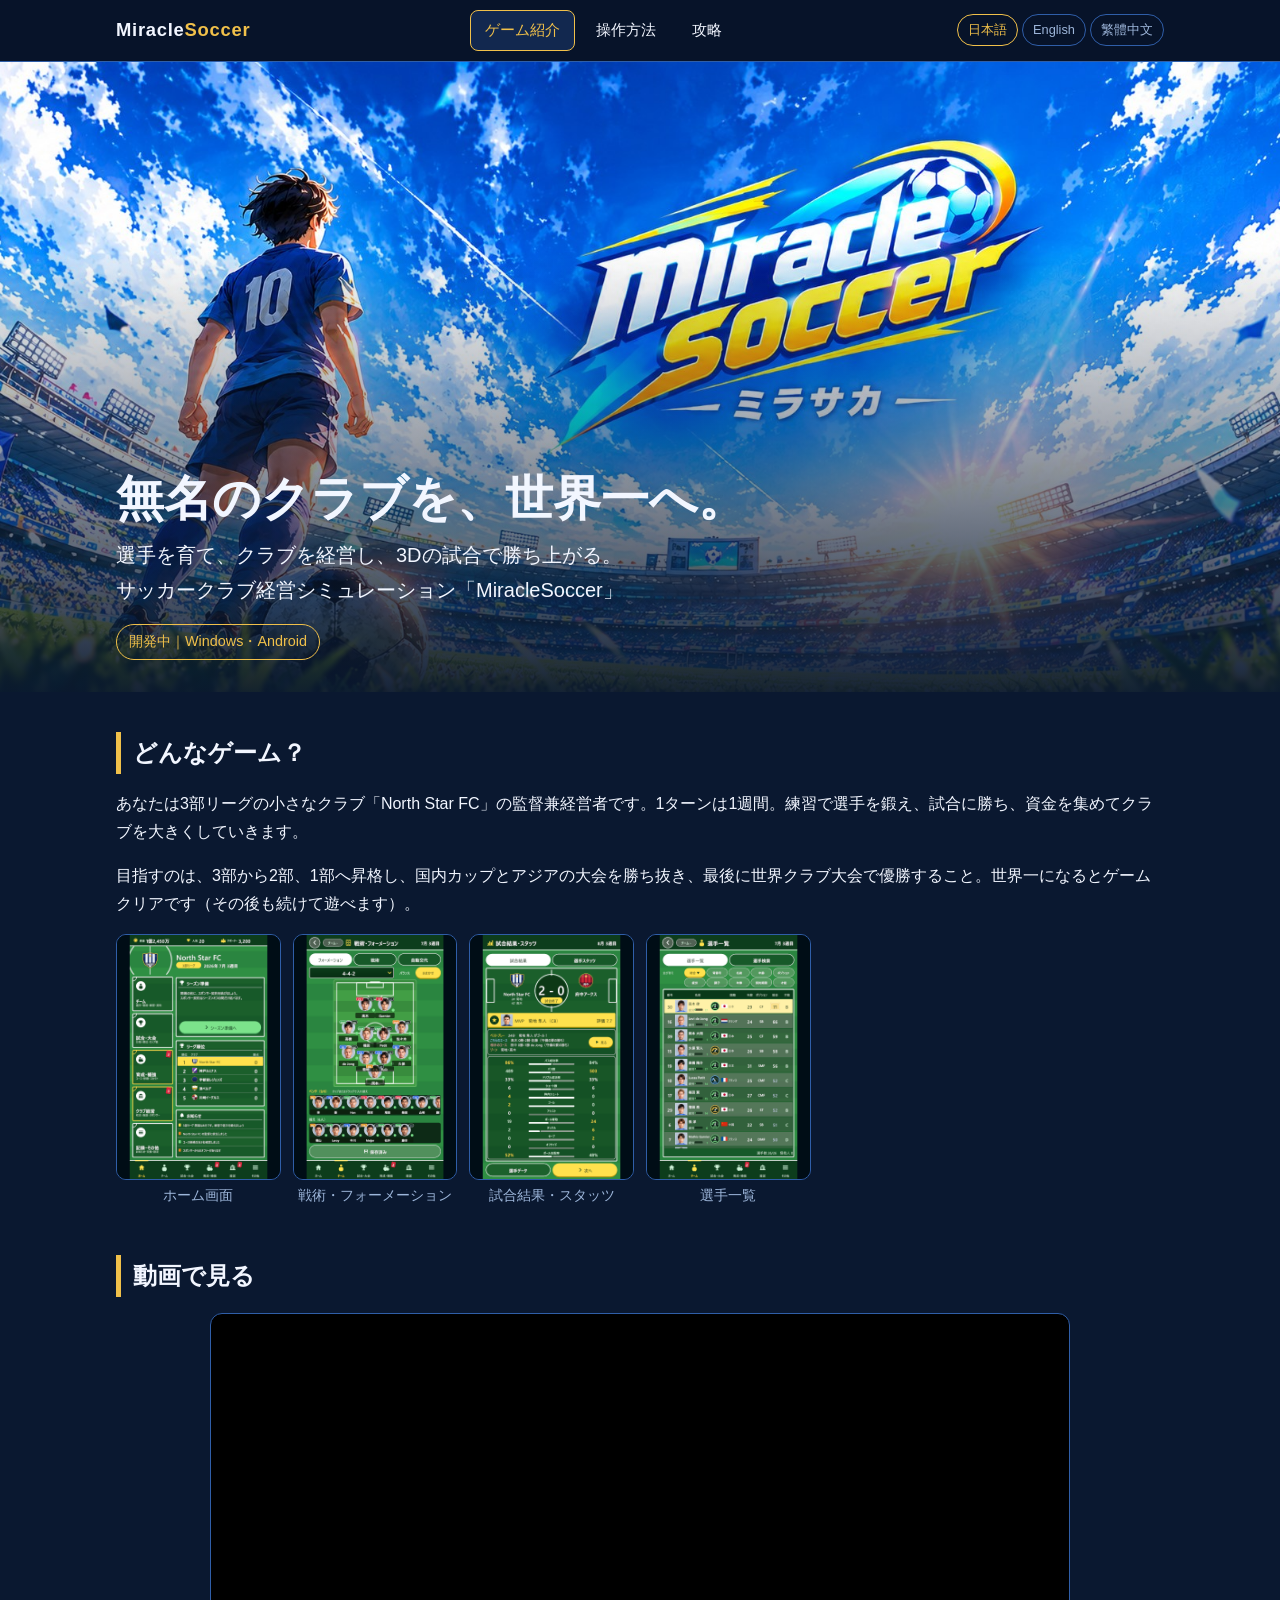
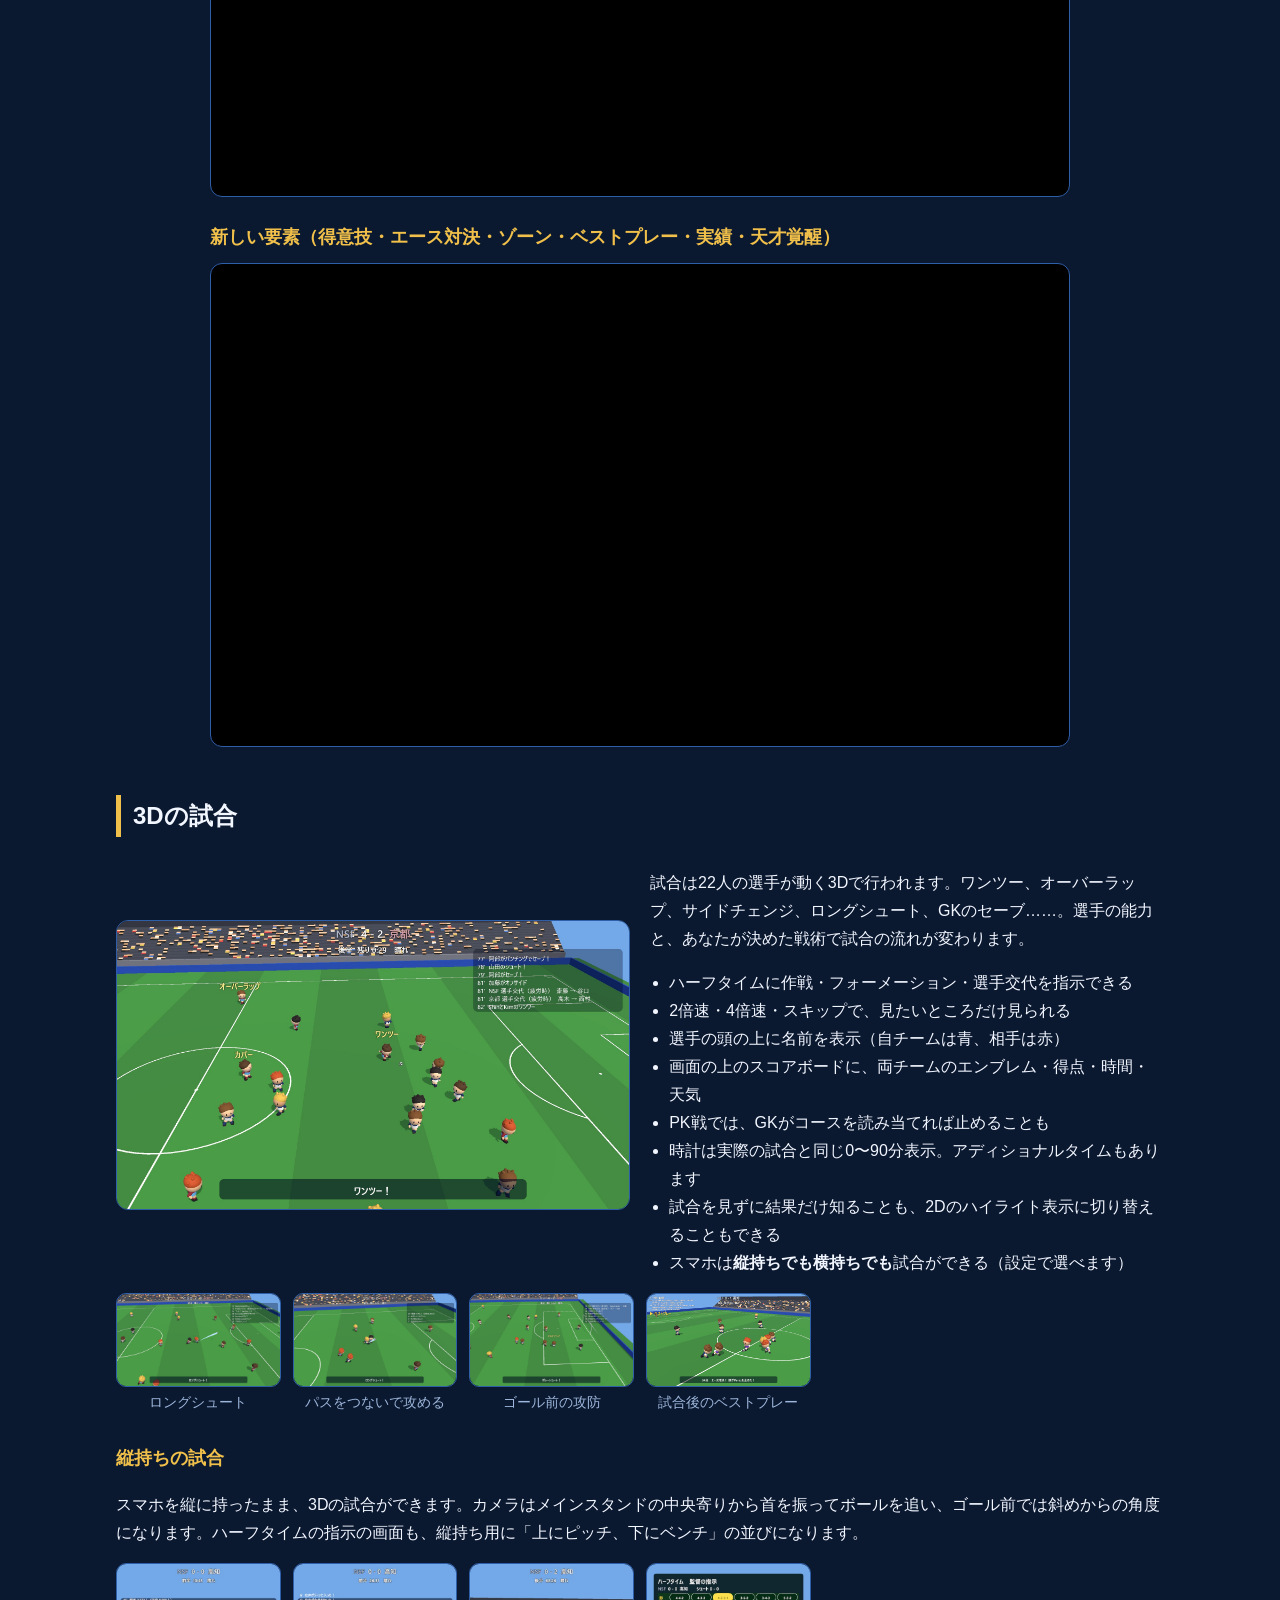
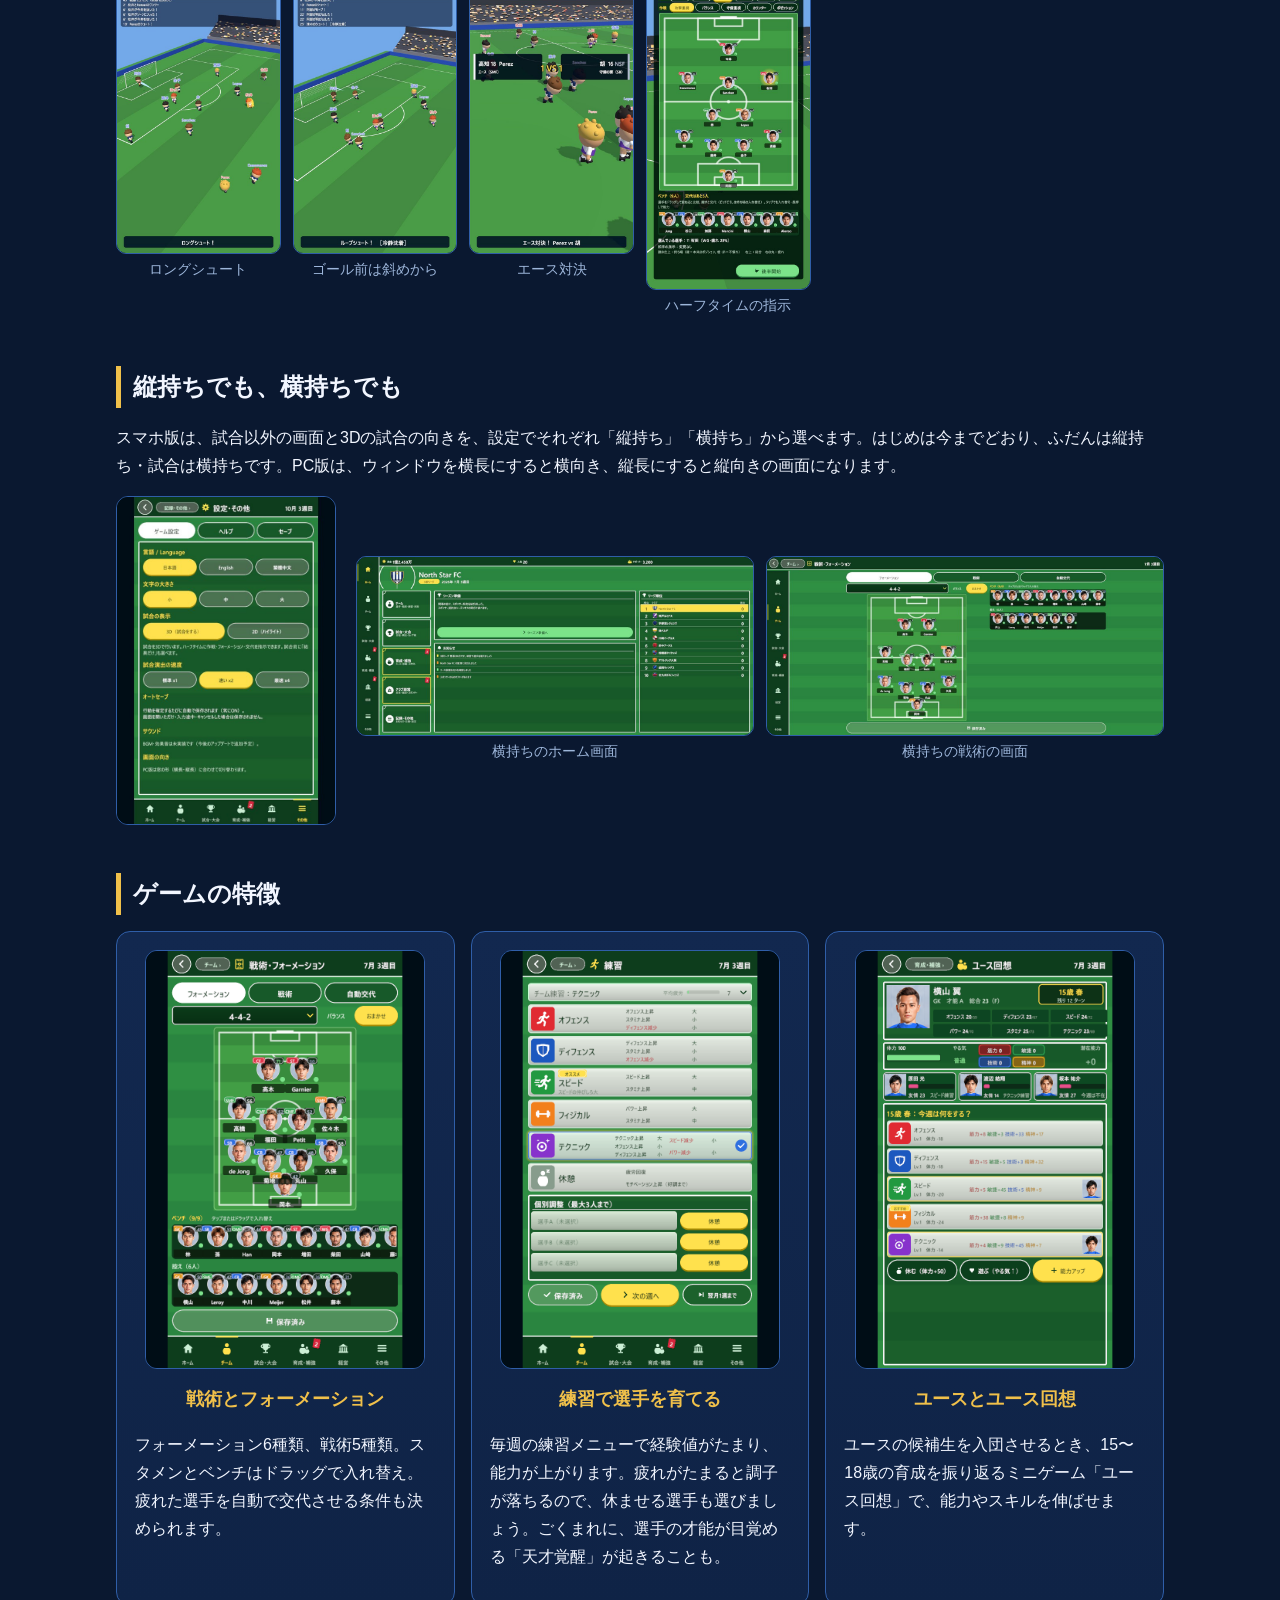
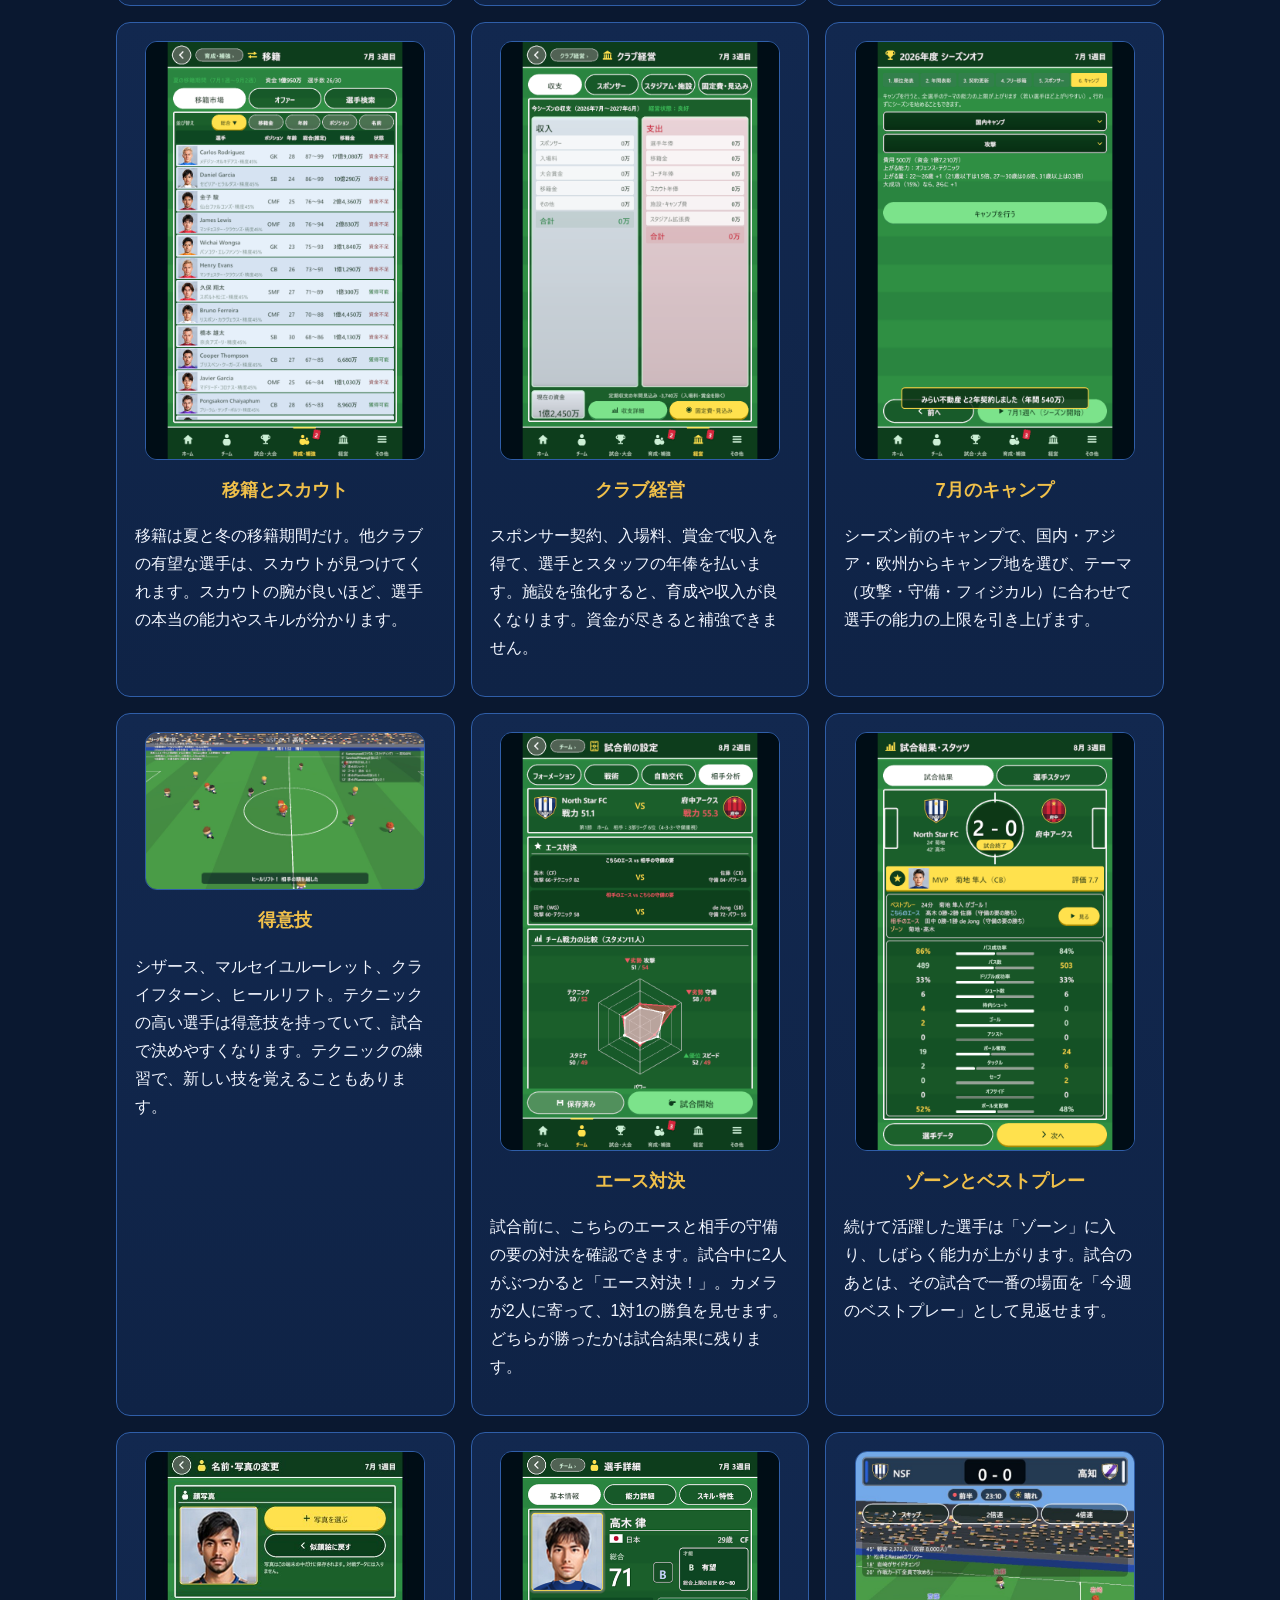
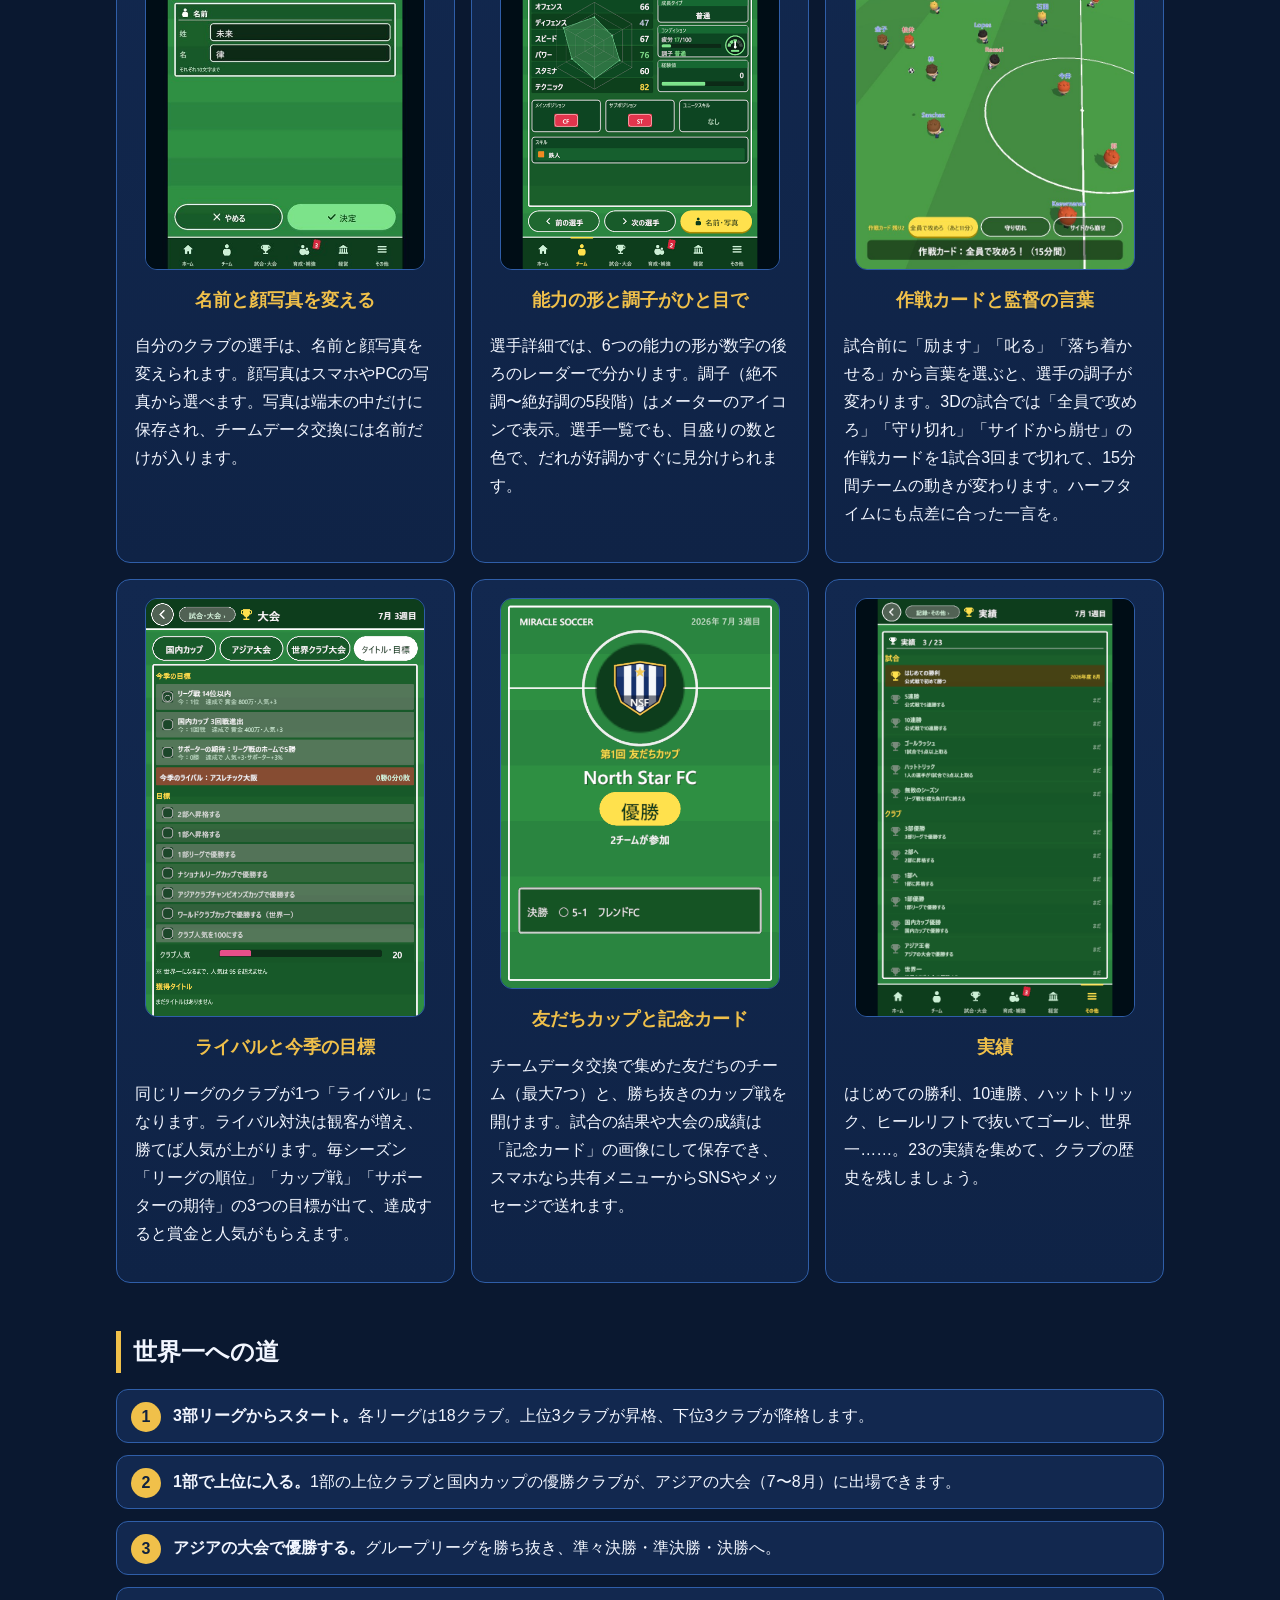
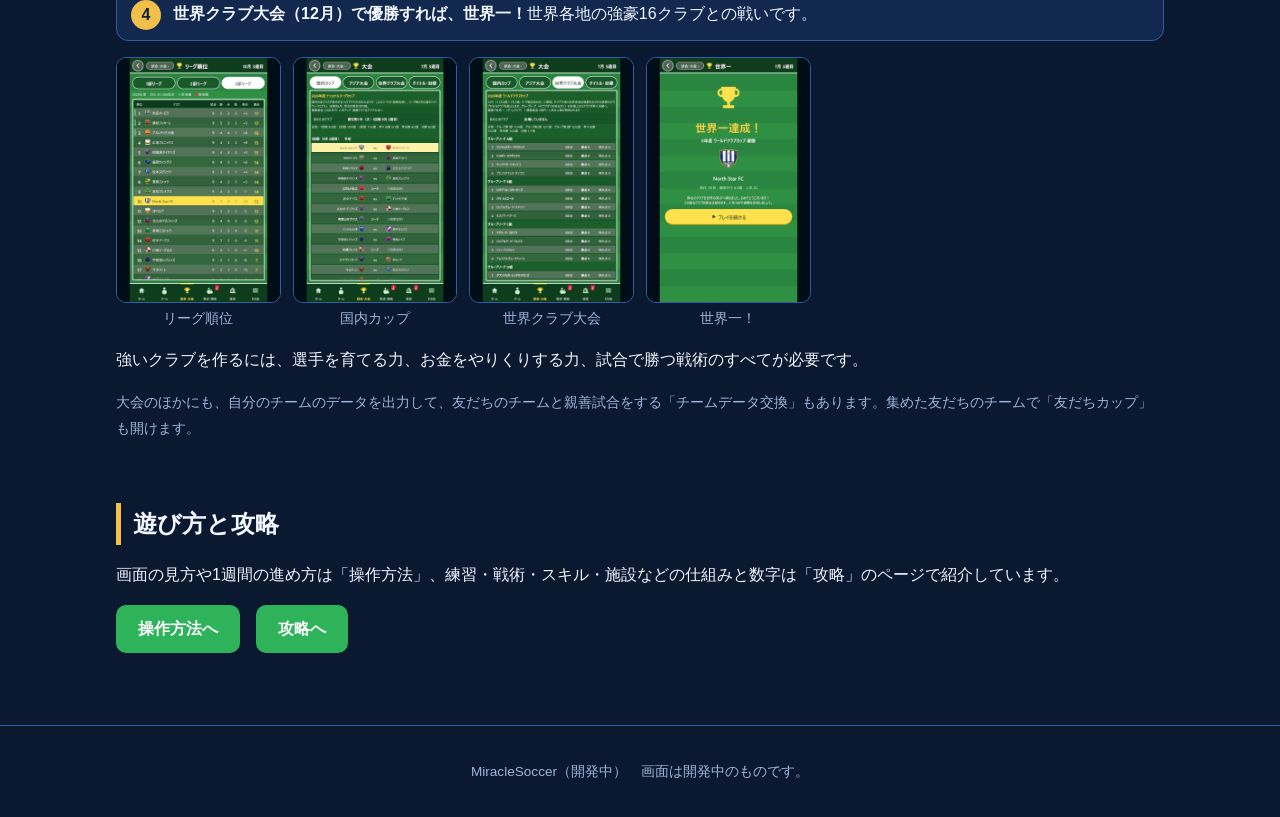
<file: index.html>
<!doctype html>
<html lang="ja">
<head>
<meta charset="utf-8">
<meta name="viewport" content="width=device-width, initial-scale=1">
<title>MiracleSoccer｜サッカークラブ経営シミュレーション</title>
<meta name="description" content="無名のクラブを、世界一へ。選手を育て、クラブを経営し、3Dの試合で世界一を目指すサッカークラブ経営シミュレーション。">
<link rel="stylesheet" href="style.css">
</head>
<body>
<header class="site-header">
  <div class="inner">
    <a class="logo" href="index.html">Miracle<span>Soccer</span></a>
    <nav>
      <ul>
        <li><a class="current" href="index.html">ゲーム紹介</a></li>
        <li><a href="howto.html">操作方法</a></li>
        <li><a href="guide.html">攻略</a></li>
      </ul>
    </nav>
    <div class="langs"><a class="current" href="index.html" lang="ja">日本語</a><a href="en/index.html" lang="en">English</a><a href="zh/index.html" lang="zh-Hant">繁體中文</a></div>
  </div>
</header>

<div class="hero">
  <div class="inner">
    <h1>無名のクラブを、世界一へ。</h1>
    <p>選手を育て、クラブを経営し、3Dの試合で勝ち上がる。<br>サッカークラブ経営シミュレーション「MiracleSoccer」</p>
    <span class="badge">開発中｜Windows・Android</span>
  </div>
</div>

<main>
  <section>
    <h2>どんなゲーム？</h2>
    <p>あなたは3部リーグの小さなクラブ「North Star FC」の監督兼経営者です。1ターンは1週間。練習で選手を鍛え、試合に勝ち、資金を集めてクラブを大きくしていきます。</p>
    <p>目指すのは、3部から2部、1部へ昇格し、国内カップとアジアの大会を勝ち抜き、最後に世界クラブ大会で優勝すること。世界一になるとゲームクリアです（その後も続けて遊べます）。</p>
    <div class="shots">
      <figure><img src="img/04_home.png" alt="ホーム画面" loading="lazy"><figcaption>ホーム画面</figcaption></figure>
      <figure><img src="img/54_tactics_0.png" alt="戦術・フォーメーション" loading="lazy"><figcaption>戦術・フォーメーション</figcaption></figure>
      <figure><img src="img/76_match_result_0.png" alt="試合結果・スタッツ" loading="lazy"><figcaption>試合結果・スタッツ</figcaption></figure>
      <figure><img src="img/49_player_list.png" alt="選手一覧" loading="lazy"><figcaption>選手一覧</figcaption></figure>
    </div>
  </section>

  <section>
    <h2>動画で見る</h2>
    <div class="video"><iframe src="https://www.youtube-nocookie.com/embed/7nWPicOZ9nc" title="MiracleSoccer 試合紹介（3D）" loading="lazy" allow="accelerometer; autoplay; clipboard-write; encrypted-media; gyroscope; picture-in-picture; web-share" referrerpolicy="strict-origin-when-cross-origin" allowfullscreen></iframe></div>
    <h3 style="margin:24px auto 10px;max-width:860px">新しい要素（得意技・エース対決・ゾーン・ベストプレー・実績・天才覚醒）</h3>
    <div class="video"><iframe src="https://www.youtube-nocookie.com/embed/sIvwtEPhvZc" title="MiracleSoccer 新しい要素の紹介" loading="lazy" allow="accelerometer; autoplay; clipboard-write; encrypted-media; gyroscope; picture-in-picture; web-share" referrerpolicy="strict-origin-when-cross-origin" allowfullscreen></iframe></div>
  </section>

  <section>
    <h2>3Dの試合</h2>
    <div class="feature wide">
      <img src="img/match3d_1.jpg" alt="3Dの試合の画面。選手たちがワンツーでパスをつないでいる" loading="lazy">
      <div>
        <p>試合は22人の選手が動く3Dで行われます。ワンツー、オーバーラップ、サイドチェンジ、ロングシュート、GKのセーブ……。選手の能力と、あなたが決めた戦術で試合の流れが変わります。</p>
        <ul>
          <li>ハーフタイムに作戦・フォーメーション・選手交代を指示できる</li>
          <li>2倍速・4倍速・スキップで、見たいところだけ見られる</li>
          <li>選手の頭の上に名前を表示（自チームは青、相手は赤）</li>
          <li>画面の上のスコアボードに、両チームのエンブレム・得点・時間・天気</li>
          <li>PK戦では、GKがコースを読み当てれば止めることも</li>
          <li>時計は実際の試合と同じ0〜90分表示。アディショナルタイムもあります</li>
          <li>試合を見ずに結果だけ知ることも、2Dのハイライト表示に切り替えることもできる</li>
          <li>スマホは<b>縦持ちでも横持ちでも</b>試合ができる（設定で選べます）</li>
        </ul>
      </div>
    </div>
    <div class="shots" style="margin-top:16px">
      <figure><img src="img/match3d_2.jpg" alt="ロングシュートの場面" loading="lazy"><figcaption>ロングシュート</figcaption></figure>
      <figure><img src="img/match3d_3.jpg" alt="3Dの試合の場面" loading="lazy"><figcaption>パスをつないで攻める</figcaption></figure>
      <figure><img src="img/match3d_4.jpg" alt="3Dの試合の場面" loading="lazy"><figcaption>ゴール前の攻防</figcaption></figure>
      <figure><img src="img/feat_bestplay3d.jpg" alt="試合後のベストプレーのリプレイ" loading="lazy"><figcaption>試合後のベストプレー</figcaption></figure>
    </div>

    <h3 style="margin-top:28px">縦持ちの試合</h3>
    <p>スマホを縦に持ったまま、3Dの試合ができます。カメラはメインスタンドの中央寄りから首を振ってボールを追い、ゴール前では斜めからの角度になります。ハーフタイムの指示の画面も、縦持ち用に「上にピッチ、下にベンチ」の並びになります。</p>
    <div class="shots tall">
      <figure><img src="img/vertical_1.jpg" alt="縦持ちの3Dの試合。ロングシュートの場面" loading="lazy"><figcaption>ロングシュート</figcaption></figure>
      <figure><img src="img/vertical_3.jpg" alt="縦持ちの3Dの試合。ゴール前を斜めから映した場面" loading="lazy"><figcaption>ゴール前は斜めから</figcaption></figure>
      <figure><img src="img/vertical_2.jpg" alt="縦持ちの3Dの試合。エース対決の場面" loading="lazy"><figcaption>エース対決</figcaption></figure>
      <figure><img src="img/vertical_halftime.jpg" alt="縦持ちのハーフタイムの指示の画面" loading="lazy"><figcaption>ハーフタイムの指示</figcaption></figure>
    </div>
  </section>

  <section>
    <h2>縦持ちでも、横持ちでも</h2>
    <p>スマホ版は、試合以外の画面と3Dの試合の向きを、設定でそれぞれ「縦持ち」「横持ち」から選べます。はじめは今までどおり、ふだんは縦持ち・試合は横持ちです。PC版は、ウィンドウを横長にすると横向き、縦長にすると縦向きの画面になります。</p>
    <div class="feature">
      <img class="phone" src="img/settings_orientation.jpg" alt="設定の画面の向き" loading="lazy">
      <div class="shots wide" style="margin-top:0">
        <figure><img src="img/landscape_home.jpg" alt="横持ちのホーム画面" loading="lazy"><figcaption>横持ちのホーム画面</figcaption></figure>
        <figure><img src="img/landscape_tactics.jpg" alt="横持ちの戦術の画面" loading="lazy"><figcaption>横持ちの戦術の画面</figcaption></figure>
      </div>
    </div>
  </section>

  <section>
    <h2>ゲームの特徴</h2>
    <div class="grid features">
      <div class="card feature">
        <img class="phone" src="img/54_tactics_0.png" alt="戦術・フォーメーションの画面" loading="lazy">
        <div>
          <h3>戦術とフォーメーション</h3>
          <p>フォーメーション6種類、戦術5種類。スタメンとベンチはドラッグで入れ替え。疲れた選手を自動で交代させる条件も決められます。</p>
        </div>
      </div>
      <div class="card feature">
        <img class="phone" src="img/53_training.png" alt="練習の画面" loading="lazy">
        <div>
          <h3>練習で選手を育てる</h3>
          <p>毎週の練習メニューで経験値がたまり、能力が上がります。疲れがたまると調子が落ちるので、休ませる選手も選びましょう。ごくまれに、選手の才能が目覚める「天才覚醒」が起きることも。</p>
        </div>
      </div>
      <div class="card feature">
        <img class="phone" src="img/15_recollection_choose.png" alt="ユース回想の画面" loading="lazy">
        <div>
          <h3>ユースとユース回想</h3>
          <p>ユースの候補生を入団させるとき、15〜18歳の育成を振り返るミニゲーム「ユース回想」で、能力やスキルを伸ばせます。</p>
        </div>
      </div>
      <div class="card feature">
        <img class="phone" src="img/40_transfer_market.png" alt="移籍市場の画面" loading="lazy">
        <div>
          <h3>移籍とスカウト</h3>
          <p>移籍は夏と冬の移籍期間だけ。他クラブの有望な選手は、スカウトが見つけてくれます。スカウトの腕が良いほど、選手の本当の能力やスキルが分かります。</p>
        </div>
      </div>
      <div class="card feature">
        <img class="phone" src="img/34_mgmt_finance.png" alt="クラブ経営（収支）の画面" loading="lazy">
        <div>
          <h3>クラブ経営</h3>
          <p>スポンサー契約、入場料、賞金で収入を得て、選手とスタッフの年俸を払います。施設を強化すると、育成や収入が良くなります。資金が尽きると補強できません。</p>
        </div>
      </div>
      <div class="card feature">
        <img class="phone" src="img/121_offseason_camp.png" alt="キャンプの画面" loading="lazy">
        <div>
          <h3>7月のキャンプ</h3>
          <p>シーズン前のキャンプで、国内・アジア・欧州からキャンプ地を選び、テーマ（攻撃・守備・フィジカル）に合わせて選手の能力の上限を引き上げます。</p>
        </div>
      </div>
      <div class="card feature">
        <img class="phone" src="img/feat_heel.jpg" alt="3Dの試合でヒールリフトを決めた場面" loading="lazy">
        <div>
          <h3>得意技</h3>
          <p>シザース、マルセイユルーレット、クライフターン、ヒールリフト。テクニックの高い選手は得意技を持っていて、試合で決めやすくなります。テクニックの練習で、新しい技を覚えることもあります。</p>
        </div>
      </div>
      <div class="card feature">
        <img class="phone" src="img/feat_duel.png" alt="試合前のエース対決の画面" loading="lazy">
        <div>
          <h3>エース対決</h3>
          <p>試合前に、こちらのエースと相手の守備の要の対決を確認できます。試合中に2人がぶつかると「エース対決！」。カメラが2人に寄って、1対1の勝負を見せます。どちらが勝ったかは試合結果に残ります。</p>
        </div>
      </div>
      <div class="card feature">
        <img class="phone" src="img/feat_result.png" alt="試合結果のベストプレーとゾーン" loading="lazy">
        <div>
          <h3>ゾーンとベストプレー</h3>
          <p>続けて活躍した選手は「ゾーン」に入り、しばらく能力が上がります。試合のあとは、その試合で一番の場面を「今週のベストプレー」として見返せます。</p>
        </div>
      </div>
      <div class="card feature">
        <img class="phone" src="img/feat_edit_player.jpg" alt="選手の名前と顔写真を変える画面" loading="lazy">
        <div>
          <h3>名前と顔写真を変える</h3>
          <p>自分のクラブの選手は、名前と顔写真を変えられます。顔写真はスマホやPCの写真から選べます。写真は端末の中だけに保存され、チームデータ交換には名前だけが入ります。</p>
        </div>
      </div>
      <div class="card feature">
        <img class="phone" src="img/feat_player_detail.png" alt="選手詳細の能力のレーダーと調子のメーター" loading="lazy">
        <div>
          <h3>能力の形と調子がひと目で</h3>
          <p>選手詳細では、6つの能力の形が数字の後ろのレーダーで分かります。調子（絶不調〜絶好調の5段階）はメーターのアイコンで表示。選手一覧でも、目盛りの数と色で、だれが好調かすぐに見分けられます。</p>
        </div>
      </div>
      <div class="card feature">
        <img class="phone" src="img/feat_tactic_cards.jpg" alt="3Dの試合で作戦カードを使う場面" loading="lazy">
        <div>
          <h3>作戦カードと監督の言葉</h3>
          <p>試合前に「励ます」「叱る」「落ち着かせる」から言葉を選ぶと、選手の調子が変わります。3Dの試合では「全員で攻めろ」「守り切れ」「サイドから崩せ」の作戦カードを1試合3回まで切れて、15分間チームの動きが変わります。ハーフタイムにも点差に合った一言を。</p>
        </div>
      </div>
      <div class="card feature">
        <img class="phone" src="img/feat_objectives.png" alt="今季の目標とライバルの成績" loading="lazy">
        <div>
          <h3>ライバルと今季の目標</h3>
          <p>同じリーグのクラブが1つ「ライバル」になります。ライバル対決は観客が増え、勝てば人気が上がります。毎シーズン「リーグの順位」「カップ戦」「サポーターの期待」の3つの目標が出て、達成すると賞金と人気がもらえます。</p>
        </div>
      </div>
      <div class="card feature">
        <img class="phone" src="img/feat_memorial_card.png" alt="友だちカップの記念カード" loading="lazy">
        <div>
          <h3>友だちカップと記念カード</h3>
          <p>チームデータ交換で集めた友だちのチーム（最大7つ）と、勝ち抜きのカップ戦を開けます。試合の結果や大会の成績は「記念カード」の画像にして保存でき、スマホなら共有メニューからSNSやメッセージで送れます。</p>
        </div>
      </div>
      <div class="card feature">
        <img class="phone" src="img/feat_achievements.png" alt="実績の画面" loading="lazy">
        <div>
          <h3>実績</h3>
          <p>はじめての勝利、10連勝、ハットトリック、ヒールリフトで抜いてゴール、世界一……。23の実績を集めて、クラブの歴史を残しましょう。</p>
        </div>
      </div>
    </div>
  </section>

  <section>
    <h2>世界一への道</h2>
    <ol class="steps">
      <li><b>3部リーグからスタート。</b>各リーグは18クラブ。上位3クラブが昇格、下位3クラブが降格します。</li>
      <li><b>1部で上位に入る。</b>1部の上位クラブと国内カップの優勝クラブが、アジアの大会（7〜8月）に出場できます。</li>
      <li><b>アジアの大会で優勝する。</b>グループリーグを勝ち抜き、準々決勝・準決勝・決勝へ。</li>
      <li><b>世界クラブ大会（12月）で優勝すれば、世界一！</b>世界各地の強豪16クラブとの戦いです。</li>
    </ol>
    <div style="margin-top:16px">
    <div class="shots">
      <figure><img src="img/79_standings.png" alt="リーグ順位" loading="lazy"><figcaption>リーグ順位</figcaption></figure>
      <figure><img src="img/23_cup_domestic.png" alt="国内カップ" loading="lazy"><figcaption>国内カップ</figcaption></figure>
      <figure><img src="img/24_cup_world.png" alt="世界クラブ大会" loading="lazy"><figcaption>世界クラブ大会</figcaption></figure>
      <figure><img src="img/26_world_champion.png" alt="世界一！" loading="lazy"><figcaption>世界一！</figcaption></figure>
    </div>
    </div>
    <p style="margin-top:16px">強いクラブを作るには、選手を育てる力、お金をやりくりする力、試合で勝つ戦術のすべてが必要です。</p>
    <p class="note">大会のほかにも、自分のチームのデータを出力して、友だちのチームと親善試合をする「チームデータ交換」もあります。集めた友だちのチームで「友だちカップ」も開けます。</p>
  </section>

  <section>
    <h2>遊び方と攻略</h2>
    <p>画面の見方や1週間の進め方は「操作方法」、練習・戦術・スキル・施設などの仕組みと数字は「攻略」のページで紹介しています。</p>
    <p><a class="btn" href="howto.html">操作方法へ</a>　<a class="btn" href="guide.html">攻略へ</a></p>
  </section>
</main>

<footer>
  <p>MiracleSoccer（開発中）　画面は開発中のものです。</p>
</footer>
</body>
</html>
</file>
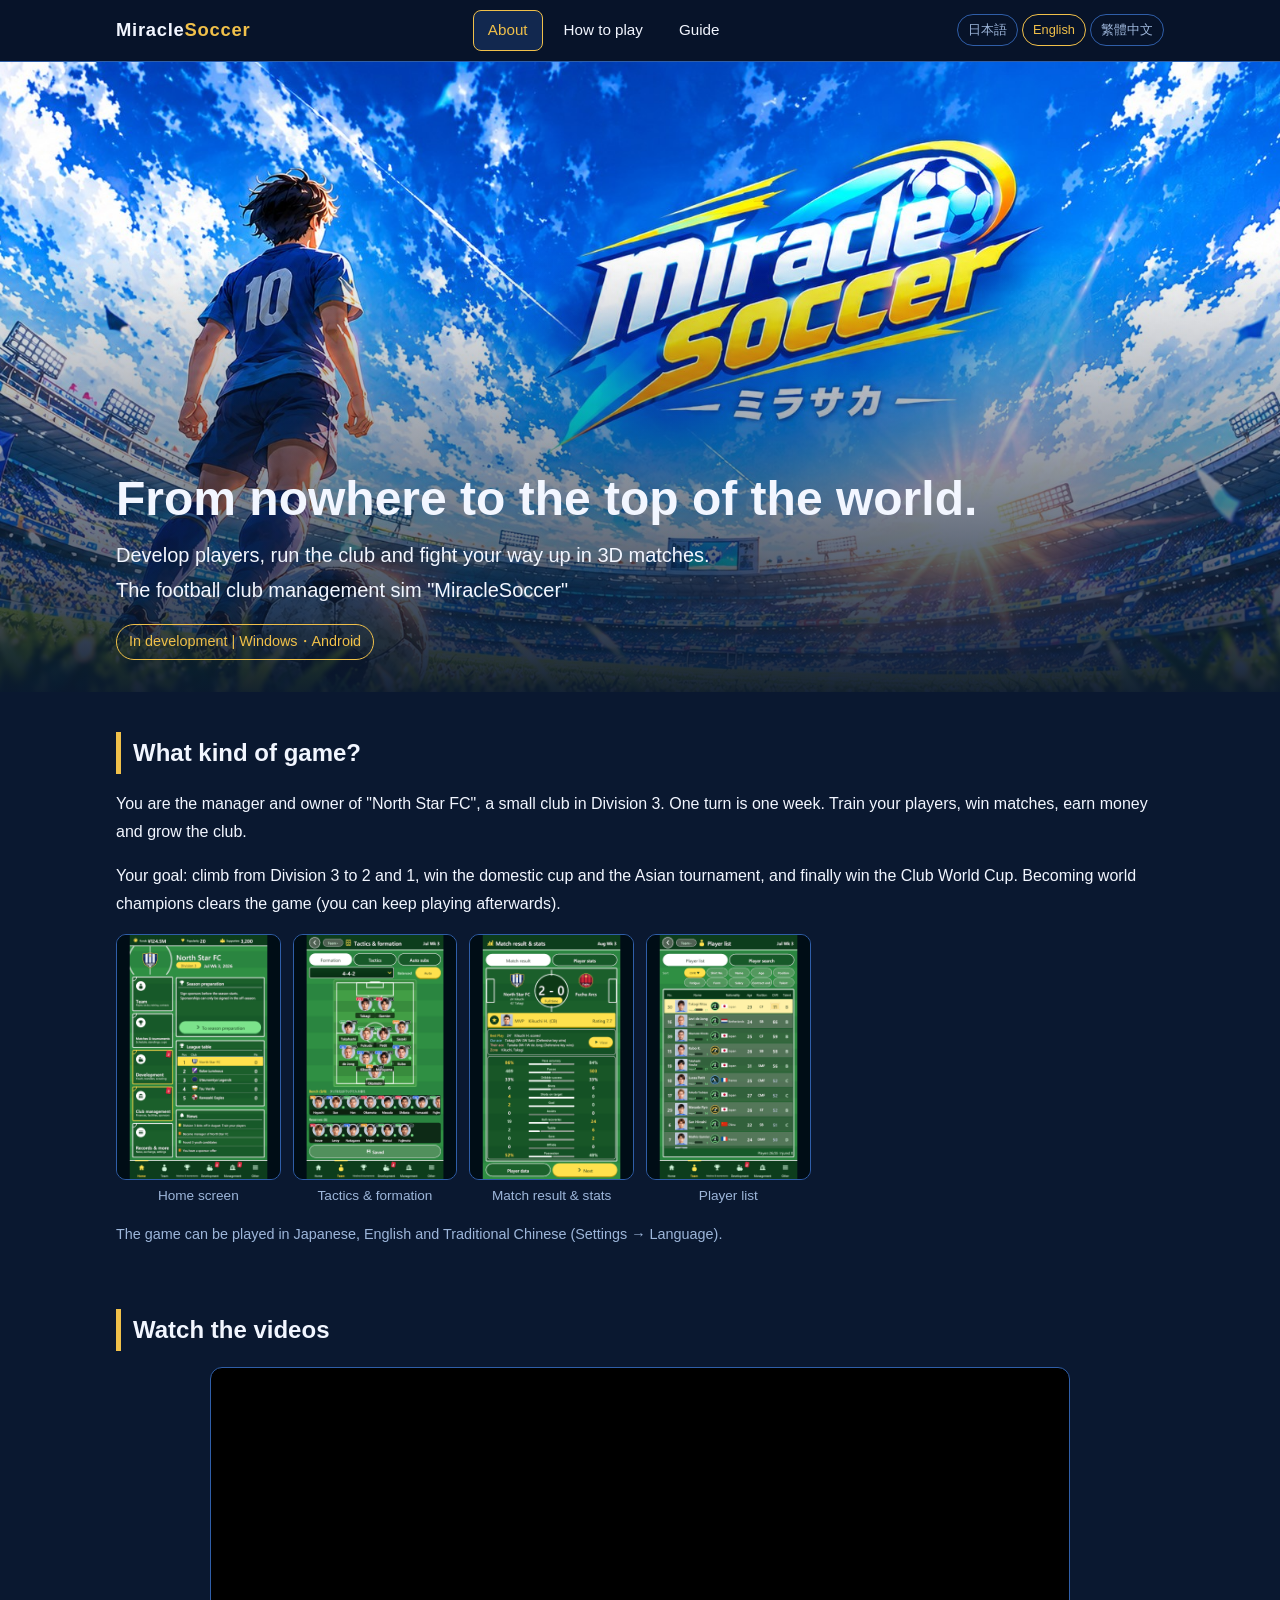
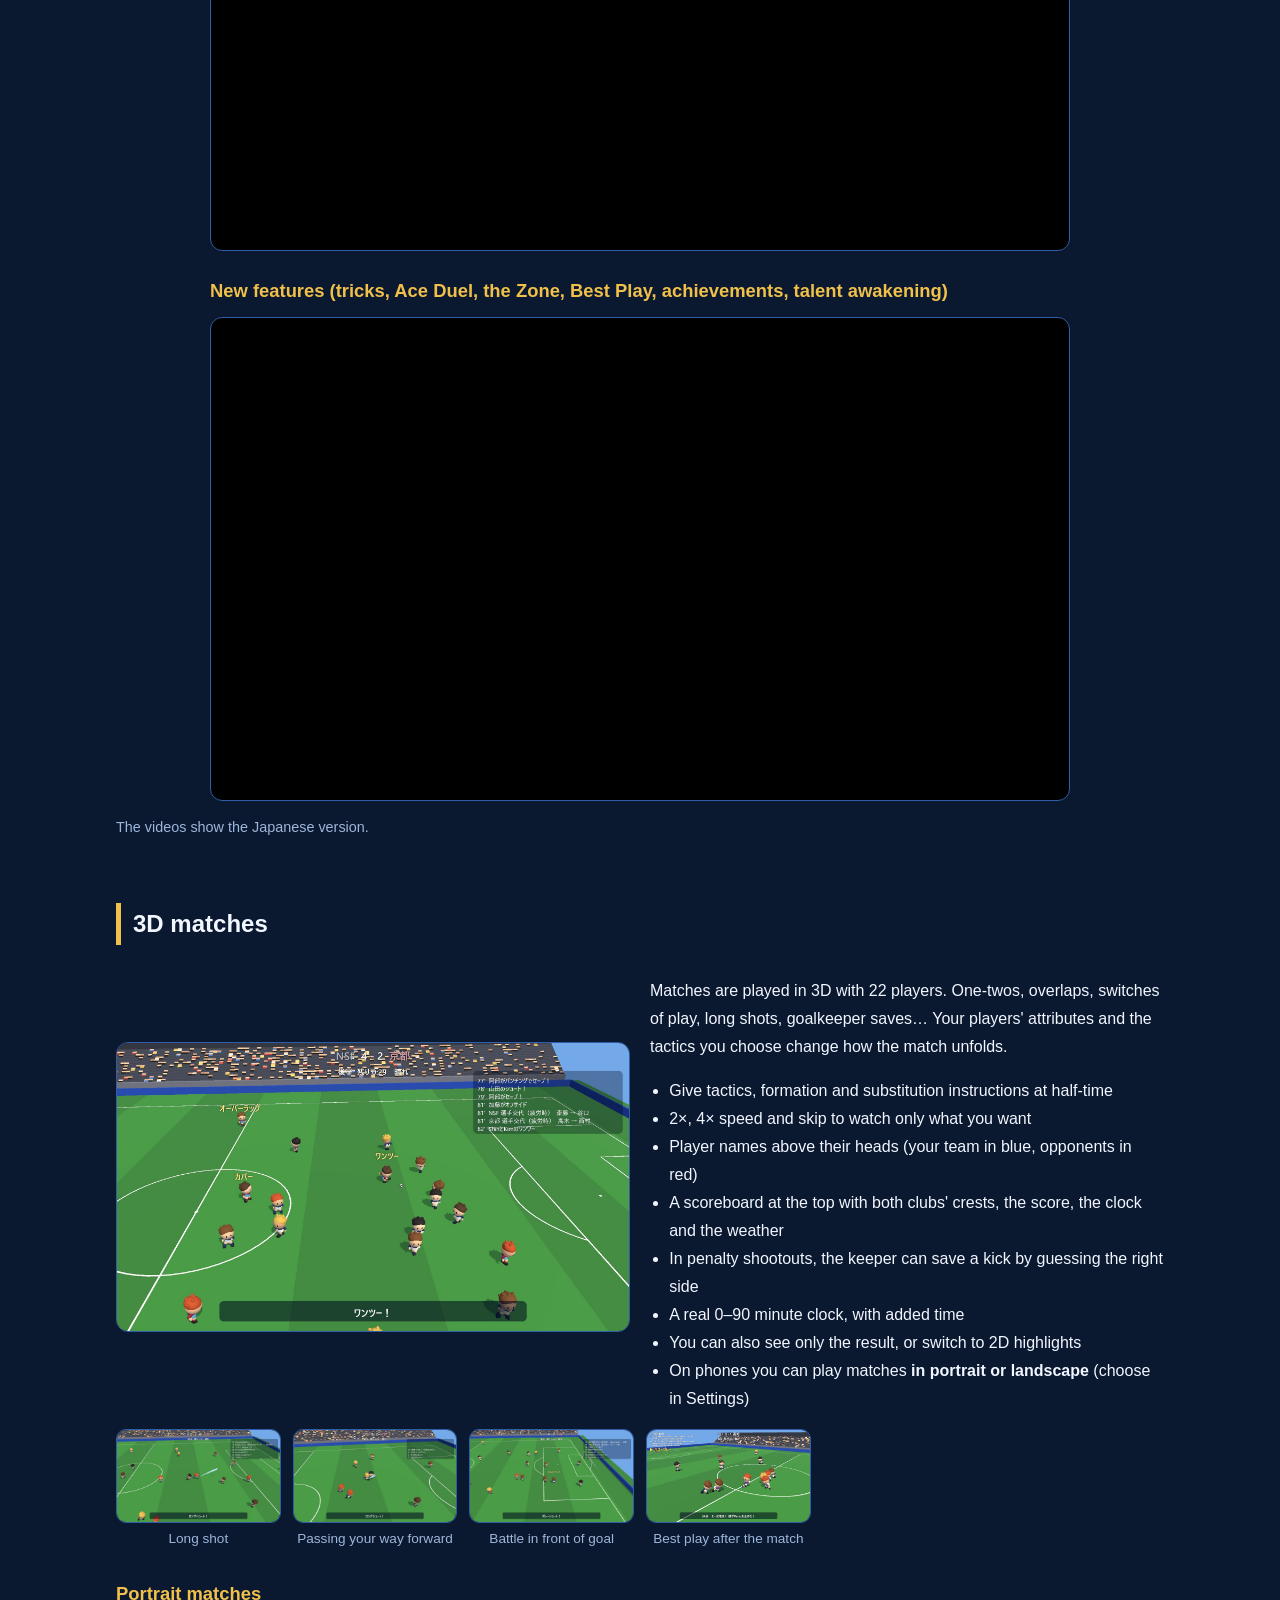
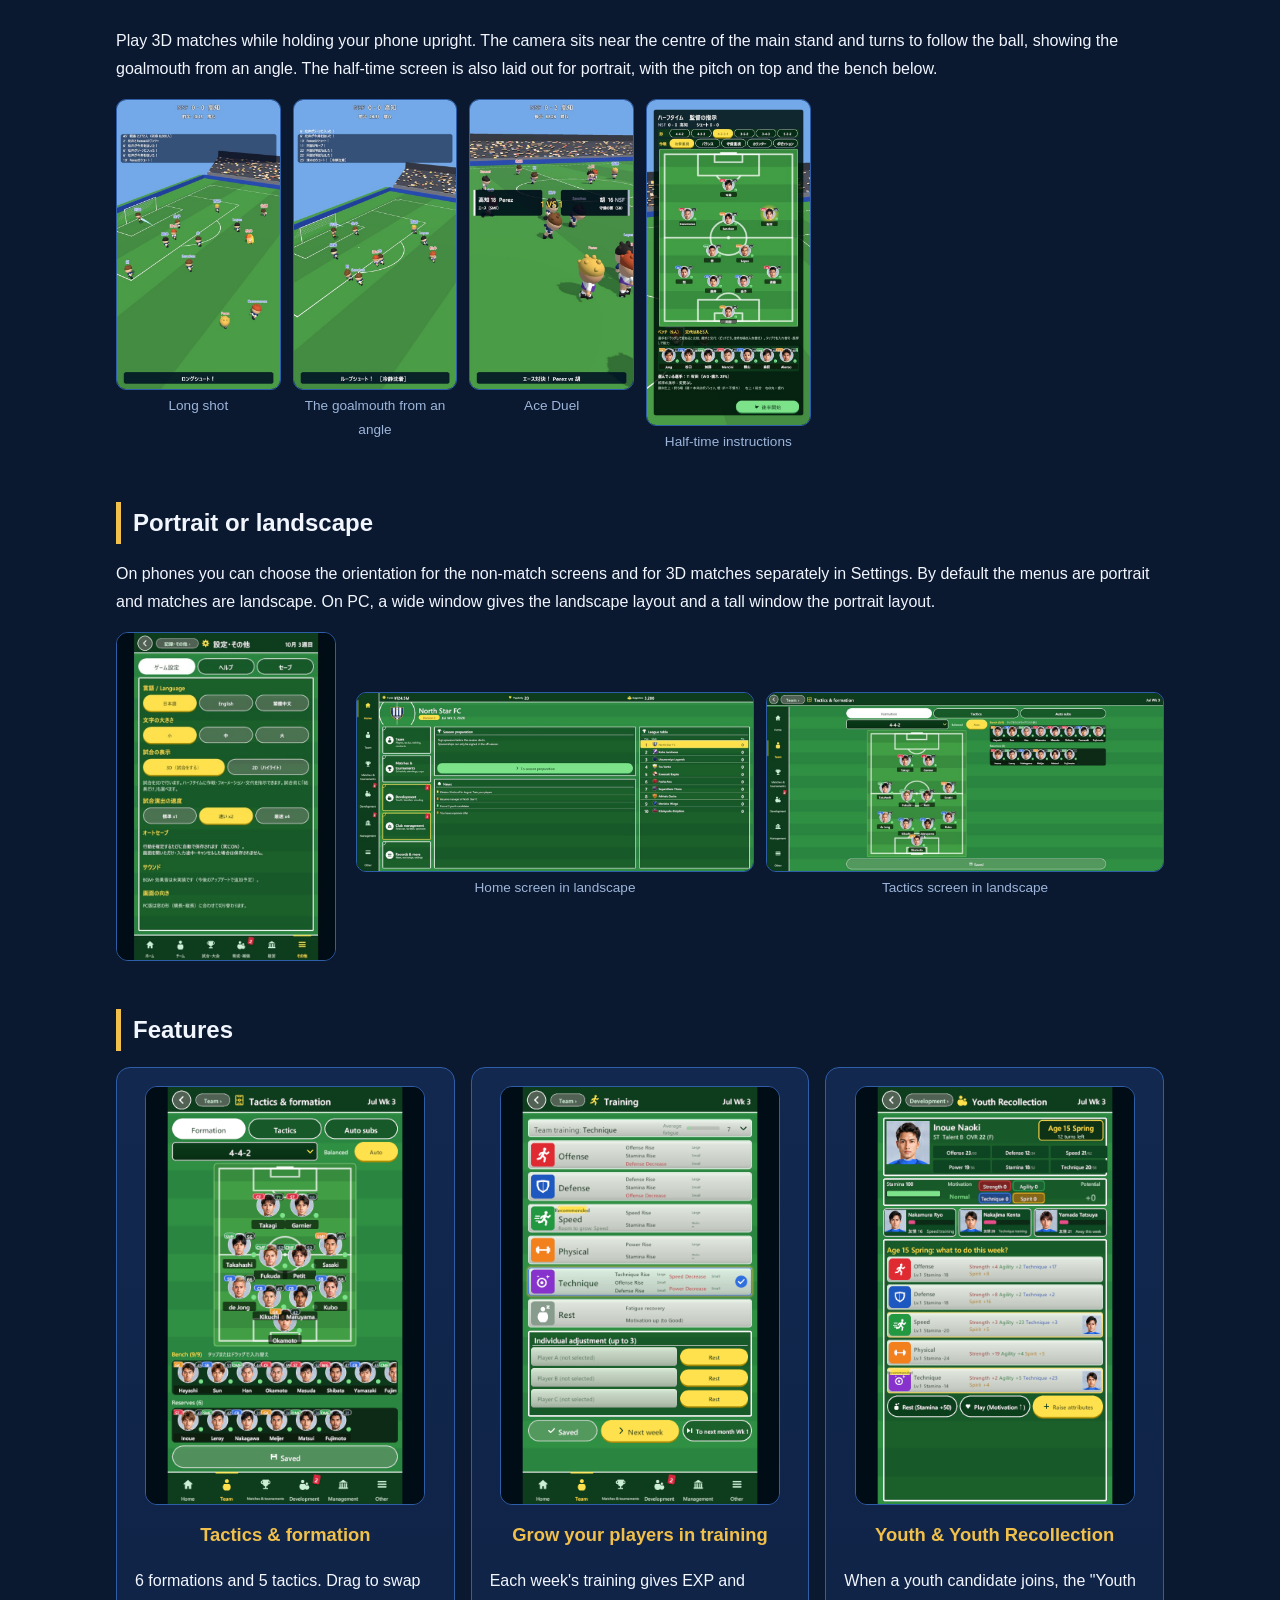
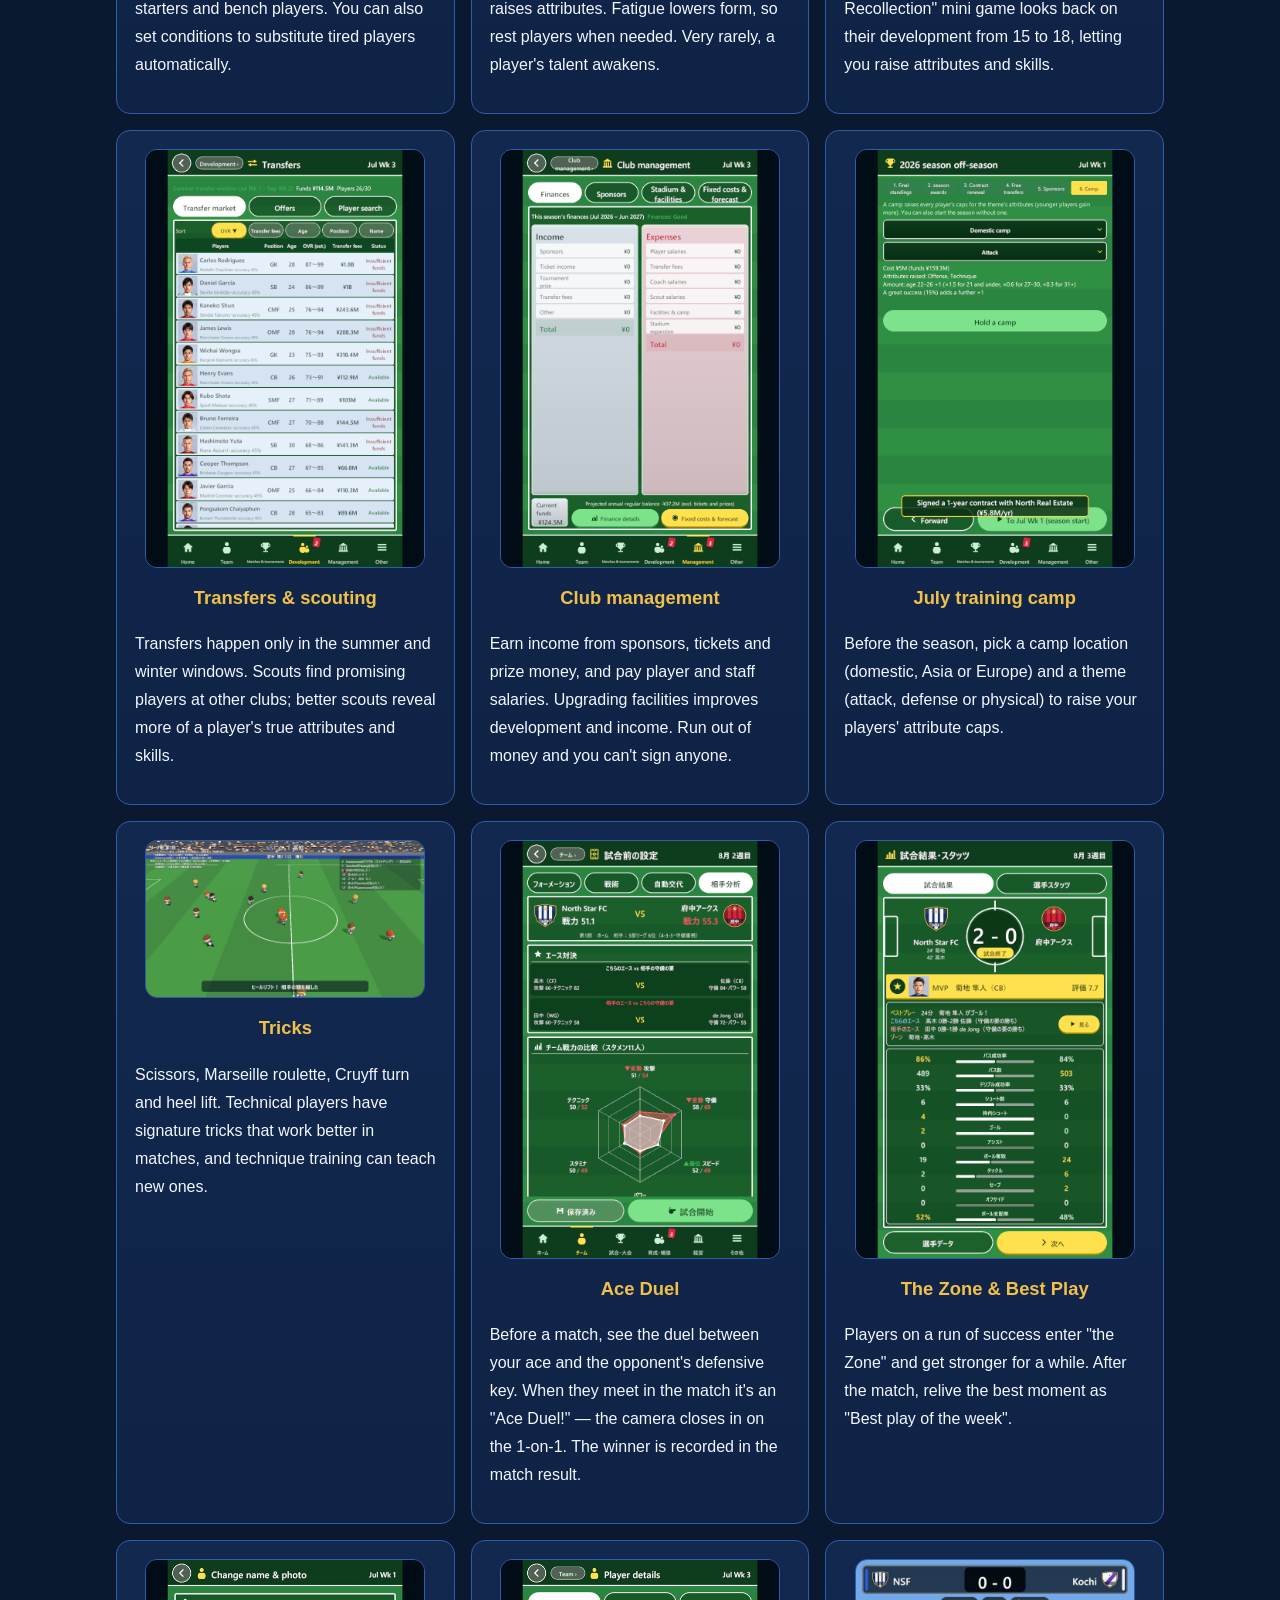
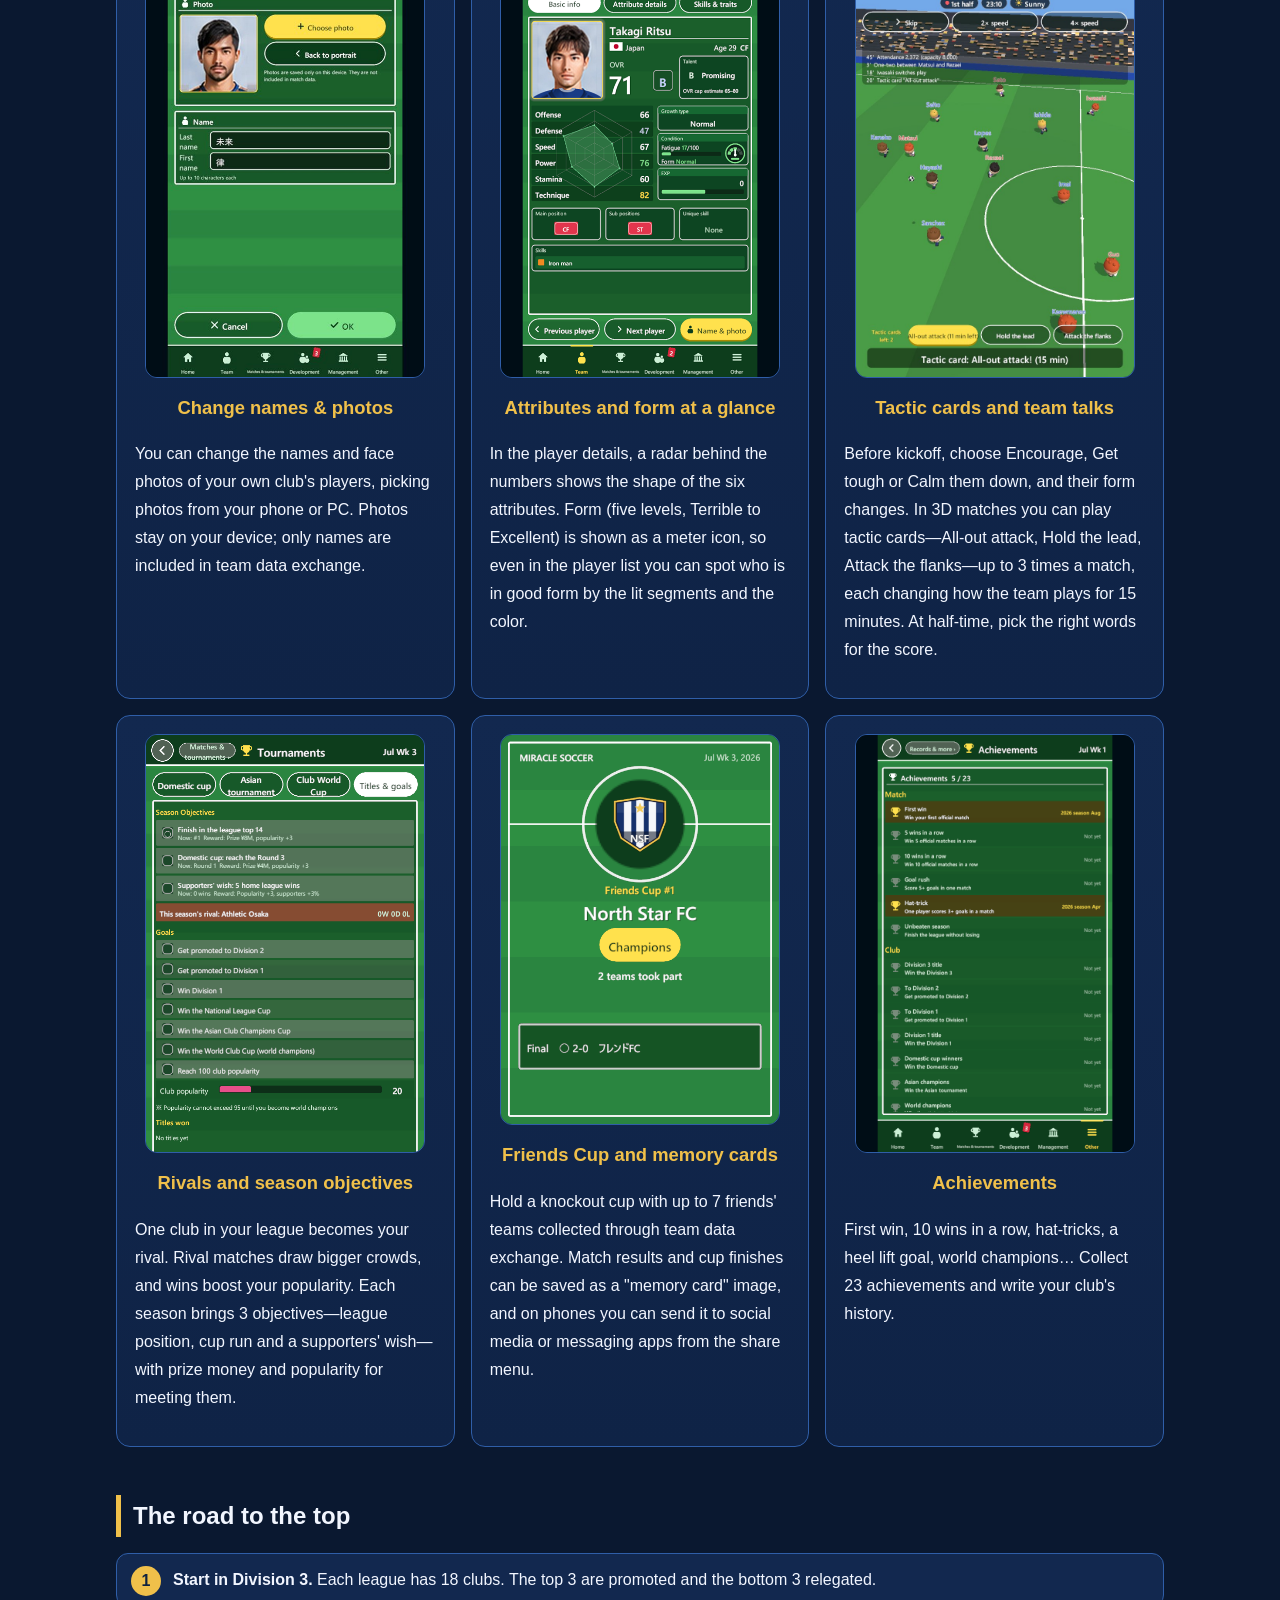
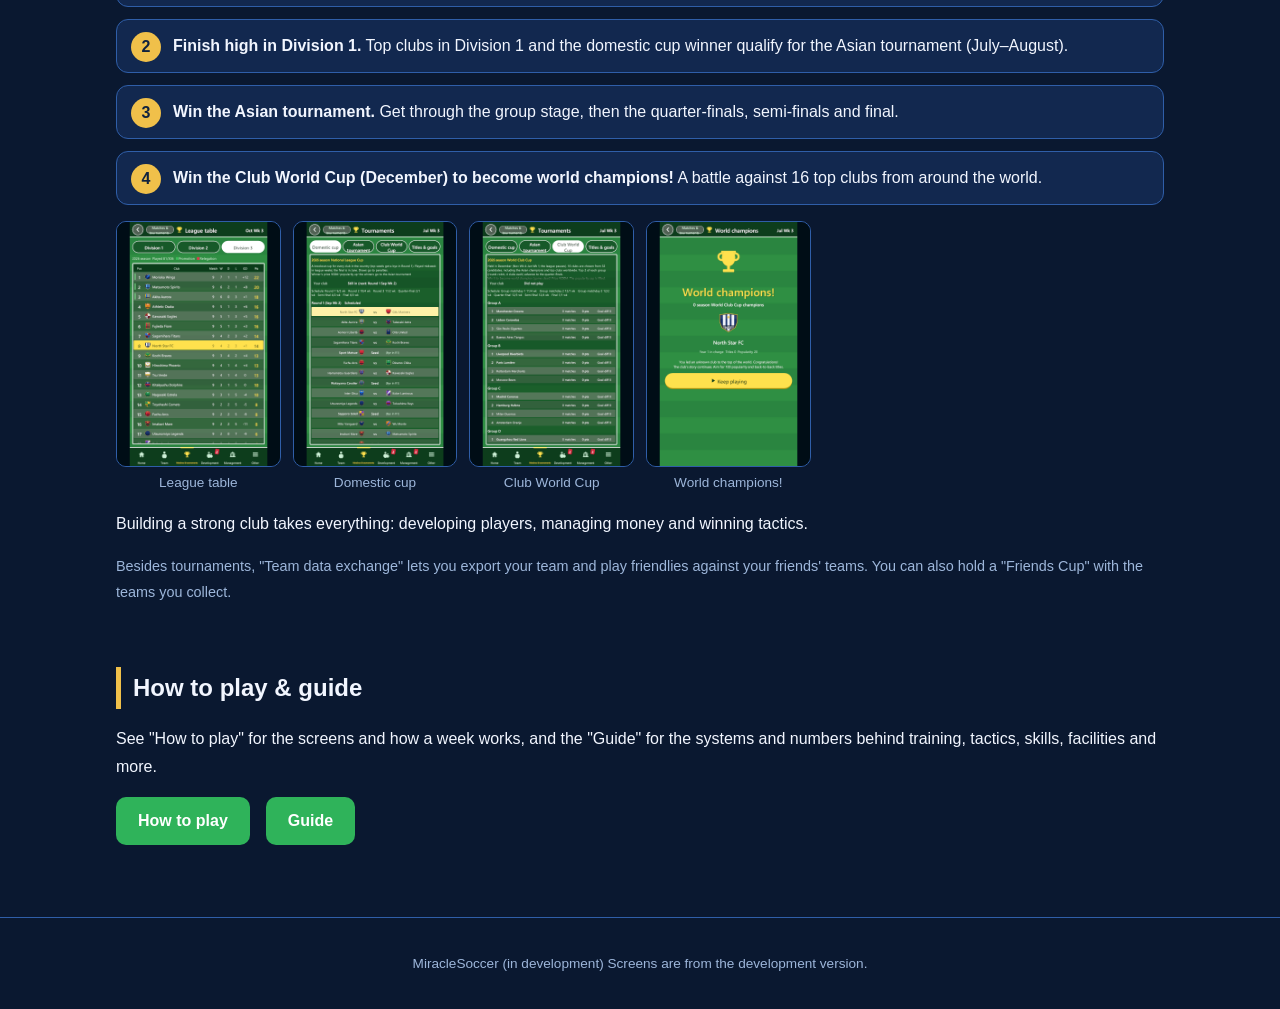
<file: en/index.html>
<!doctype html>
<html lang="en">
<head>
<meta charset="utf-8">
<meta name="viewport" content="width=device-width, initial-scale=1">
<title>MiracleSoccer | Football Club Management Sim</title>
<meta name="description" content="Take an unknown club to the top of the world. Develop players, run the club and win 3D matches in this football club management simulation.">
<link rel="stylesheet" href="../style.css">
</head>
<body>
<header class="site-header">
  <div class="inner">
    <a class="logo" href="index.html">Miracle<span>Soccer</span></a>
    <nav>
      <ul>
        <li><a class="current" href="index.html">About</a></li>
        <li><a href="howto.html">How to play</a></li>
        <li><a href="guide.html">Guide</a></li>
      </ul>
    </nav>
    <div class="langs"><a href="../index.html" lang="ja">日本語</a><a class="current" href="index.html" lang="en">English</a><a href="../zh/index.html" lang="zh-Hant">繁體中文</a></div>
  </div>
</header>

<div class="hero">
  <div class="inner">
    <h1>From nowhere to the top of the world.</h1>
    <p>Develop players, run the club and fight your way up in 3D matches.<br>The football club management sim "MiracleSoccer"</p>
    <span class="badge">In development | Windows・Android</span>
  </div>
</div>

<main>
  <section>
    <h2>What kind of game?</h2>
    <p>You are the manager and owner of "North Star FC", a small club in Division 3. One turn is one week. Train your players, win matches, earn money and grow the club.</p>
    <p>Your goal: climb from Division 3 to 2 and 1, win the domestic cup and the Asian tournament, and finally win the Club World Cup. Becoming world champions clears the game (you can keep playing afterwards).</p>
    <div class="shots">
      <figure><img src="img/04_home.png" alt="Home screen" loading="lazy"><figcaption>Home screen</figcaption></figure>
      <figure><img src="img/54_tactics_0.png" alt="Tactics and formation" loading="lazy"><figcaption>Tactics & formation</figcaption></figure>
      <figure><img src="img/76_match_result_0.png" alt="Match result and stats" loading="lazy"><figcaption>Match result & stats</figcaption></figure>
      <figure><img src="img/49_player_list.png" alt="Player list" loading="lazy"><figcaption>Player list</figcaption></figure>
    </div>
    <p class="note">The game can be played in Japanese, English and Traditional Chinese (Settings → Language).</p>
  </section>

  <section>
    <h2>Watch the videos</h2>
    <div class="video"><iframe src="https://www.youtube-nocookie.com/embed/7nWPicOZ9nc" title="MiracleSoccer 3D match" loading="lazy" allow="accelerometer; autoplay; clipboard-write; encrypted-media; gyroscope; picture-in-picture; web-share" referrerpolicy="strict-origin-when-cross-origin" allowfullscreen></iframe></div>
    <h3 style="margin:24px auto 10px;max-width:860px">New features (tricks, Ace Duel, the Zone, Best Play, achievements, talent awakening)</h3>
    <div class="video"><iframe src="https://www.youtube-nocookie.com/embed/sIvwtEPhvZc" title="MiracleSoccer new features" loading="lazy" allow="accelerometer; autoplay; clipboard-write; encrypted-media; gyroscope; picture-in-picture; web-share" referrerpolicy="strict-origin-when-cross-origin" allowfullscreen></iframe></div>
    <p class="note">The videos show the Japanese version.</p>
  </section>

  <section>
    <h2>3D matches</h2>
    <div class="feature wide">
      <img src="../img/match3d_1.jpg" alt="A 3D match with players playing a one-two" loading="lazy">
      <div>
        <p>Matches are played in 3D with 22 players. One-twos, overlaps, switches of play, long shots, goalkeeper saves… Your players' attributes and the tactics you choose change how the match unfolds.</p>
        <ul>
          <li>Give tactics, formation and substitution instructions at half-time</li>
          <li>2×, 4× speed and skip to watch only what you want</li>
          <li>Player names above their heads (your team in blue, opponents in red)</li>
          <li>A scoreboard at the top with both clubs' crests, the score, the clock and the weather</li>
          <li>In penalty shootouts, the keeper can save a kick by guessing the right side</li>
          <li>A real 0–90 minute clock, with added time</li>
          <li>You can also see only the result, or switch to 2D highlights</li>
          <li>On phones you can play matches <b>in portrait or landscape</b> (choose in Settings)</li>
        </ul>
      </div>
    </div>
    <div class="shots" style="margin-top:16px">
      <figure><img src="../img/match3d_2.jpg" alt="A long shot" loading="lazy"><figcaption>Long shot</figcaption></figure>
      <figure><img src="../img/match3d_3.jpg" alt="A 3D match" loading="lazy"><figcaption>Passing your way forward</figcaption></figure>
      <figure><img src="../img/match3d_4.jpg" alt="A 3D match" loading="lazy"><figcaption>Battle in front of goal</figcaption></figure>
      <figure><img src="../img/feat_bestplay3d.jpg" alt="Best play replay after the match" loading="lazy"><figcaption>Best play after the match</figcaption></figure>
    </div>

    <h3 style="margin-top:28px">Portrait matches</h3>
    <p>Play 3D matches while holding your phone upright. The camera sits near the centre of the main stand and turns to follow the ball, showing the goalmouth from an angle. The half-time screen is also laid out for portrait, with the pitch on top and the bench below.</p>
    <div class="shots tall">
      <figure><img src="../img/vertical_1.jpg" alt="A long shot in a portrait 3D match" loading="lazy"><figcaption>Long shot</figcaption></figure>
      <figure><img src="../img/vertical_3.jpg" alt="The goalmouth seen from an angle in a portrait match" loading="lazy"><figcaption>The goalmouth from an angle</figcaption></figure>
      <figure><img src="../img/vertical_2.jpg" alt="Ace Duel in a portrait match" loading="lazy"><figcaption>Ace Duel</figcaption></figure>
      <figure><img src="../img/vertical_halftime.jpg" alt="Half-time instructions in portrait" loading="lazy"><figcaption>Half-time instructions</figcaption></figure>
    </div>
  </section>

  <section>
    <h2>Portrait or landscape</h2>
    <p>On phones you can choose the orientation for the non-match screens and for 3D matches separately in Settings. By default the menus are portrait and matches are landscape. On PC, a wide window gives the landscape layout and a tall window the portrait layout.</p>
    <div class="feature">
      <img class="phone" src="../img/settings_orientation.jpg" alt="Screen orientation settings" loading="lazy">
      <div class="shots wide" style="margin-top:0">
        <figure><img src="img/landscape_home.jpg" alt="Home screen in landscape" loading="lazy"><figcaption>Home screen in landscape</figcaption></figure>
        <figure><img src="img/landscape_tactics.jpg" alt="Tactics screen in landscape" loading="lazy"><figcaption>Tactics screen in landscape</figcaption></figure>
      </div>
    </div>
  </section>

  <section>
    <h2>Features</h2>
    <div class="grid features">
      <div class="card feature">
        <img class="phone" src="img/54_tactics_0.png" alt="Tactics and formation screen" loading="lazy">
        <div>
          <h3>Tactics & formation</h3>
          <p>6 formations and 5 tactics. Drag to swap starters and bench players. You can also set conditions to substitute tired players automatically.</p>
        </div>
      </div>
      <div class="card feature">
        <img class="phone" src="img/53_training.png" alt="Training screen" loading="lazy">
        <div>
          <h3>Grow your players in training</h3>
          <p>Each week's training gives EXP and raises attributes. Fatigue lowers form, so rest players when needed. Very rarely, a player's talent awakens.</p>
        </div>
      </div>
      <div class="card feature">
        <img class="phone" src="img/15_recollection_choose.png" alt="Youth Recollection screen" loading="lazy">
        <div>
          <h3>Youth & Youth Recollection</h3>
          <p>When a youth candidate joins, the "Youth Recollection" mini game looks back on their development from 15 to 18, letting you raise attributes and skills.</p>
        </div>
      </div>
      <div class="card feature">
        <img class="phone" src="img/40_transfer_market.png" alt="Transfer market screen" loading="lazy">
        <div>
          <h3>Transfers & scouting</h3>
          <p>Transfers happen only in the summer and winter windows. Scouts find promising players at other clubs; better scouts reveal more of a player's true attributes and skills.</p>
        </div>
      </div>
      <div class="card feature">
        <img class="phone" src="img/34_mgmt_finance.png" alt="Club finances screen" loading="lazy">
        <div>
          <h3>Club management</h3>
          <p>Earn income from sponsors, tickets and prize money, and pay player and staff salaries. Upgrading facilities improves development and income. Run out of money and you can't sign anyone.</p>
        </div>
      </div>
      <div class="card feature">
        <img class="phone" src="img/121_offseason_camp.png" alt="Training camp screen" loading="lazy">
        <div>
          <h3>July training camp</h3>
          <p>Before the season, pick a camp location (domestic, Asia or Europe) and a theme (attack, defense or physical) to raise your players' attribute caps.</p>
        </div>
      </div>
      <div class="card feature">
        <img class="phone" src="../img/feat_heel.jpg" alt="A heel lift in a 3D match" loading="lazy">
        <div>
          <h3>Tricks</h3>
          <p>Scissors, Marseille roulette, Cruyff turn and heel lift. Technical players have signature tricks that work better in matches, and technique training can teach new ones.</p>
        </div>
      </div>
      <div class="card feature">
        <img class="phone" src="../img/feat_duel.png" alt="Ace Duel before a match" loading="lazy">
        <div>
          <h3>Ace Duel</h3>
          <p>Before a match, see the duel between your ace and the opponent's defensive key. When they meet in the match it's an "Ace Duel!" — the camera closes in on the 1-on-1. The winner is recorded in the match result.</p>
        </div>
      </div>
      <div class="card feature">
        <img class="phone" src="../img/feat_result.png" alt="Best play and the Zone in the match result" loading="lazy">
        <div>
          <h3>The Zone & Best Play</h3>
          <p>Players on a run of success enter "the Zone" and get stronger for a while. After the match, relive the best moment as "Best play of the week".</p>
        </div>
      </div>
      <div class="card feature">
        <img class="phone" src="img/feat_edit_player.jpg" alt="Changing a player's name and photo" loading="lazy">
        <div>
          <h3>Change names & photos</h3>
          <p>You can change the names and face photos of your own club's players, picking photos from your phone or PC. Photos stay on your device; only names are included in team data exchange.</p>
        </div>
      </div>
      <div class="card feature">
        <img class="phone" src="img/feat_player_detail.png" alt="Attribute radar and form meter in the player details" loading="lazy">
        <div>
          <h3>Attributes and form at a glance</h3>
          <p>In the player details, a radar behind the numbers shows the shape of the six attributes. Form (five levels, Terrible to Excellent) is shown as a meter icon, so even in the player list you can spot who is in good form by the lit segments and the color.</p>
        </div>
      </div>
      <div class="card feature">
        <img class="phone" src="img/feat_tactic_cards.jpg" alt="Using a tactic card in a 3D match" loading="lazy">
        <div>
          <h3>Tactic cards and team talks</h3>
          <p>Before kickoff, choose Encourage, Get tough or Calm them down, and their form changes. In 3D matches you can play tactic cards—All-out attack, Hold the lead, Attack the flanks—up to 3 times a match, each changing how the team plays for 15 minutes. At half-time, pick the right words for the score.</p>
        </div>
      </div>
      <div class="card feature">
        <img class="phone" src="img/feat_objectives.png" alt="Season objectives and rival record" loading="lazy">
        <div>
          <h3>Rivals and season objectives</h3>
          <p>One club in your league becomes your rival. Rival matches draw bigger crowds, and wins boost your popularity. Each season brings 3 objectives—league position, cup run and a supporters' wish—with prize money and popularity for meeting them.</p>
        </div>
      </div>
      <div class="card feature">
        <img class="phone" src="img/feat_memorial_card.png" alt="Friends Cup memory card" loading="lazy">
        <div>
          <h3>Friends Cup and memory cards</h3>
          <p>Hold a knockout cup with up to 7 friends' teams collected through team data exchange. Match results and cup finishes can be saved as a "memory card" image, and on phones you can send it to social media or messaging apps from the share menu.</p>
        </div>
      </div>
      <div class="card feature">
        <img class="phone" src="img/feat_achievements.png" alt="Achievements screen" loading="lazy">
        <div>
          <h3>Achievements</h3>
          <p>First win, 10 wins in a row, hat-tricks, a heel lift goal, world champions… Collect 23 achievements and write your club's history.</p>
        </div>
      </div>
    </div>
  </section>

  <section>
    <h2>The road to the top</h2>
    <ol class="steps">
      <li><b>Start in Division 3.</b> Each league has 18 clubs. The top 3 are promoted and the bottom 3 relegated.</li>
      <li><b>Finish high in Division 1.</b> Top clubs in Division 1 and the domestic cup winner qualify for the Asian tournament (July–August).</li>
      <li><b>Win the Asian tournament.</b> Get through the group stage, then the quarter-finals, semi-finals and final.</li>
      <li><b>Win the Club World Cup (December) to become world champions!</b> A battle against 16 top clubs from around the world.</li>
    </ol>
    <div style="margin-top:16px">
    <div class="shots">
      <figure><img src="img/79_standings.png" alt="League table" loading="lazy"><figcaption>League table</figcaption></figure>
      <figure><img src="img/23_cup_domestic.png" alt="Domestic cup" loading="lazy"><figcaption>Domestic cup</figcaption></figure>
      <figure><img src="img/24_cup_world.png" alt="Club World Cup" loading="lazy"><figcaption>Club World Cup</figcaption></figure>
      <figure><img src="img/26_world_champion.png" alt="World champions!" loading="lazy"><figcaption>World champions!</figcaption></figure>
    </div>
    </div>
    <p style="margin-top:16px">Building a strong club takes everything: developing players, managing money and winning tactics.</p>
    <p class="note">Besides tournaments, "Team data exchange" lets you export your team and play friendlies against your friends' teams. You can also hold a "Friends Cup" with the teams you collect.</p>
  </section>

  <section>
    <h2>How to play & guide</h2>
    <p>See "How to play" for the screens and how a week works, and the "Guide" for the systems and numbers behind training, tactics, skills, facilities and more.</p>
    <p><a class="btn" href="howto.html">How to play</a>　<a class="btn" href="guide.html">Guide</a></p>
  </section>
</main>

<footer>
  <p>MiracleSoccer (in development)  Screens are from the development version.</p>
</footer>
</body>
</html>
</file>
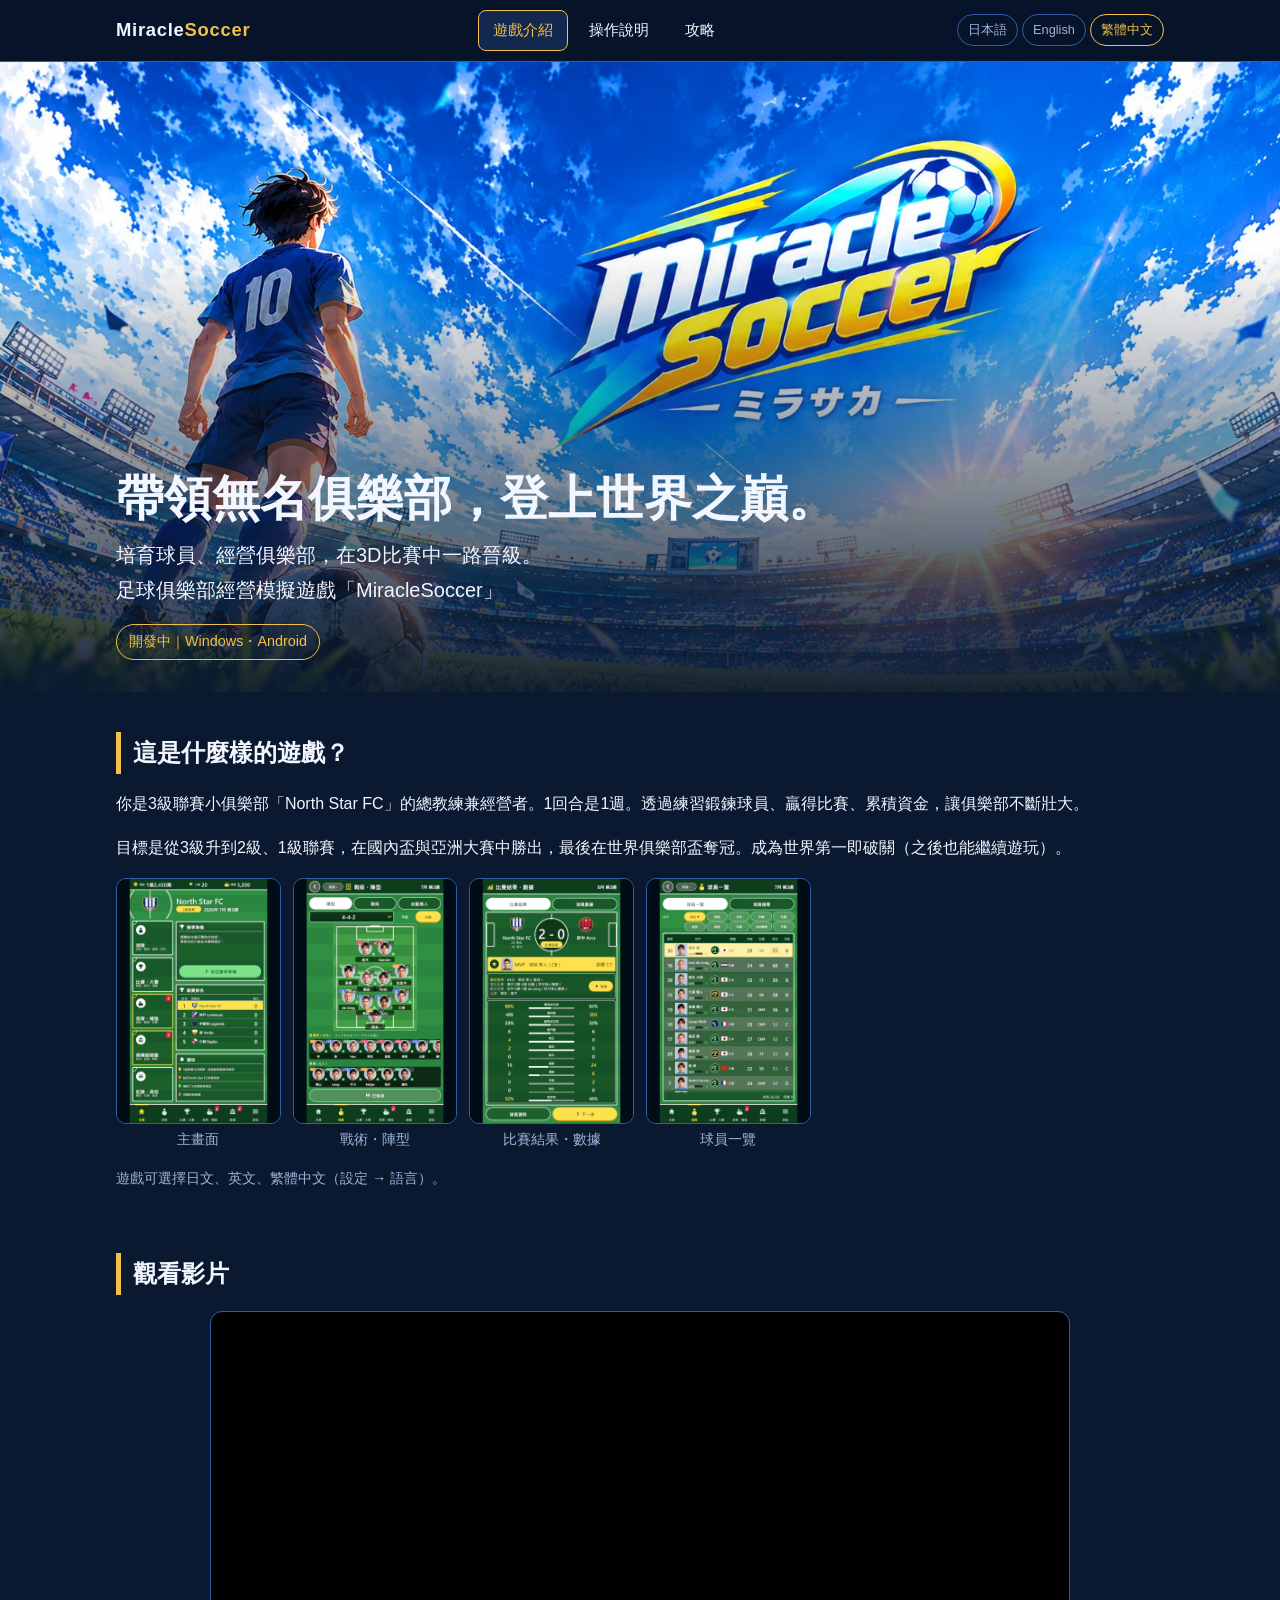
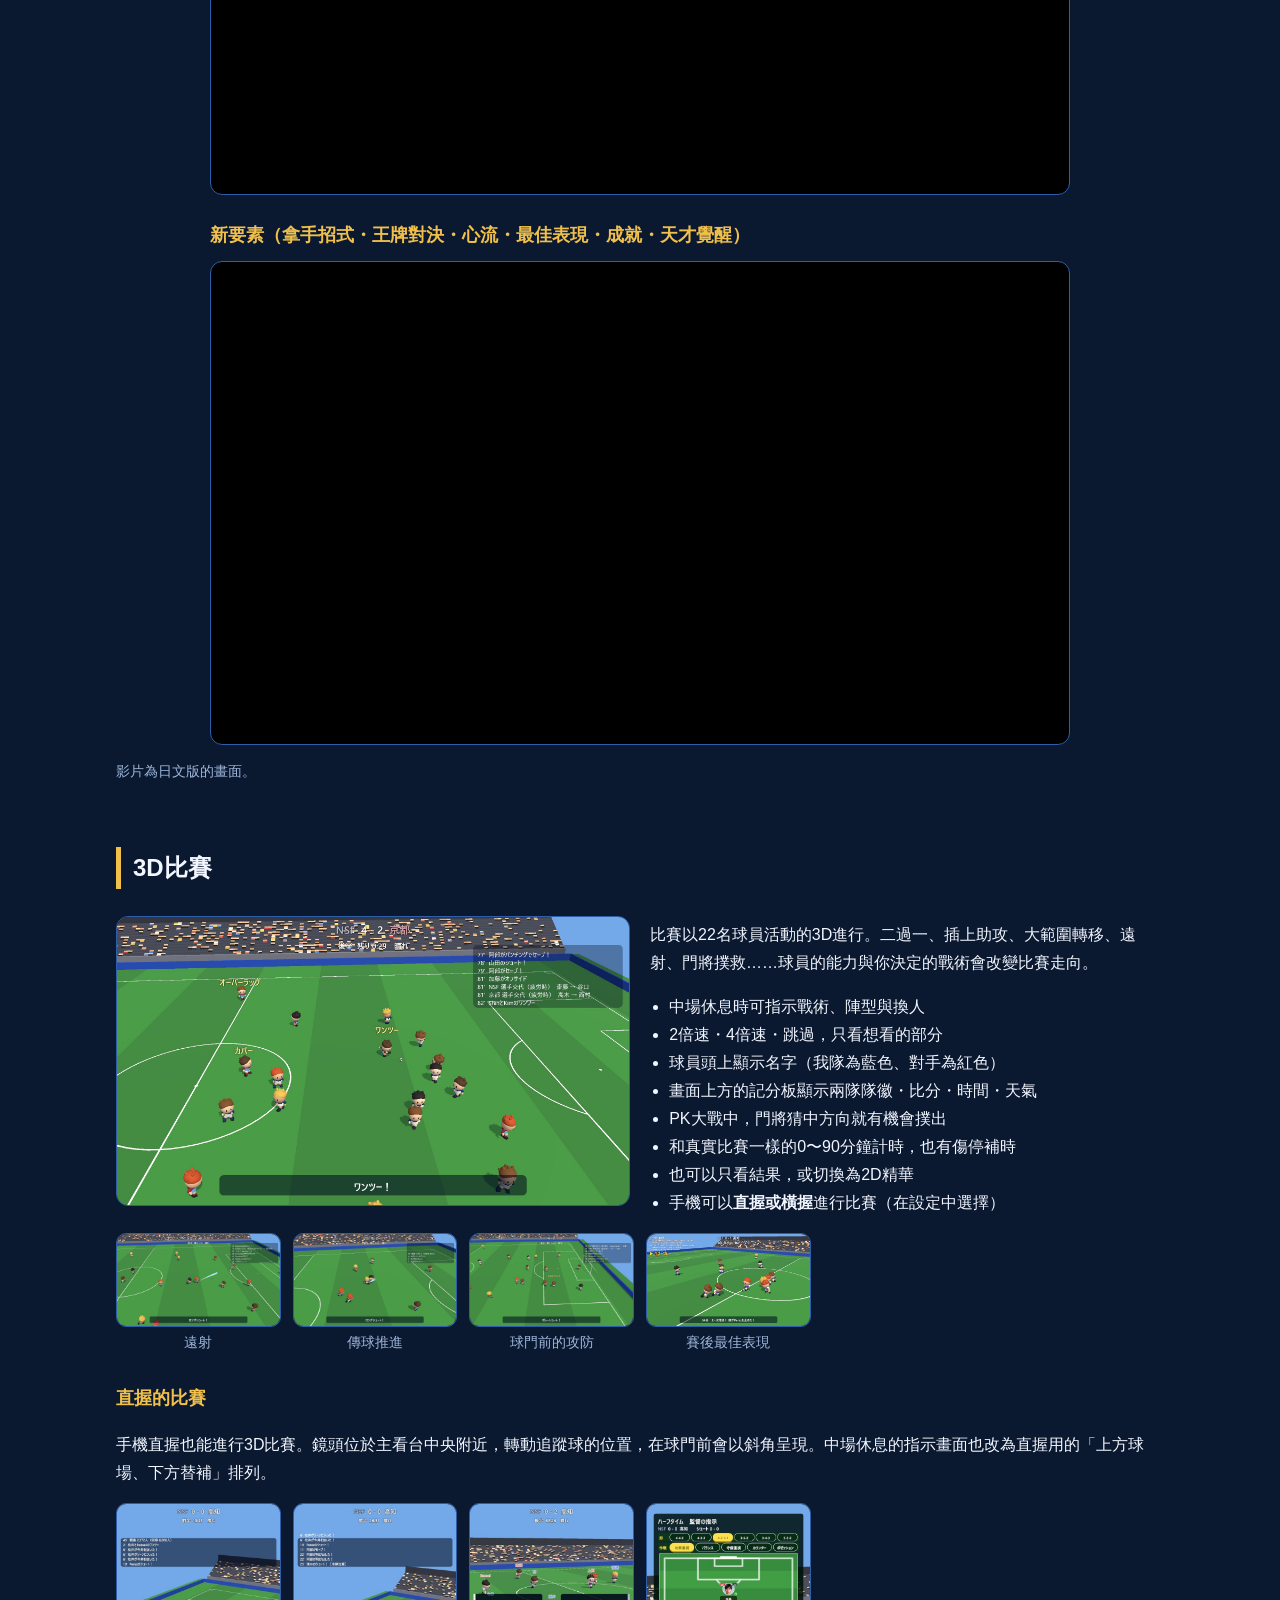
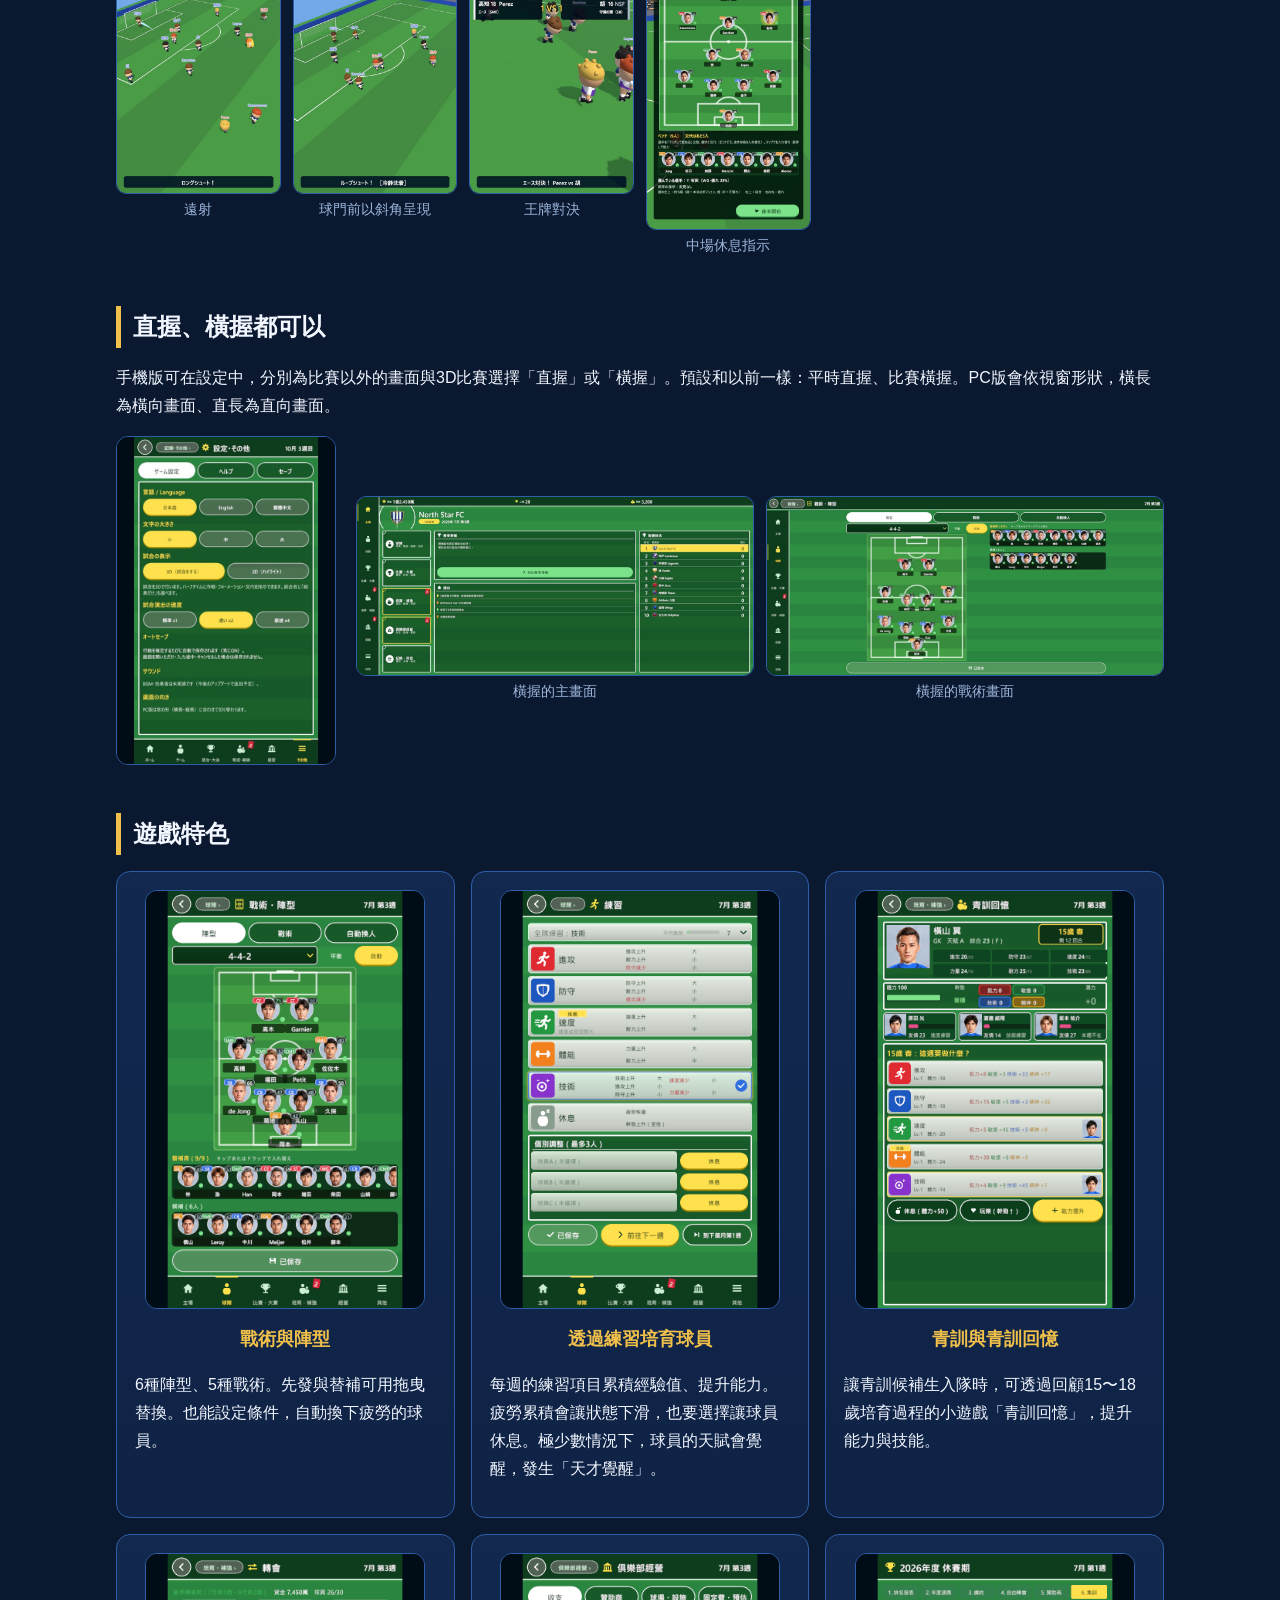
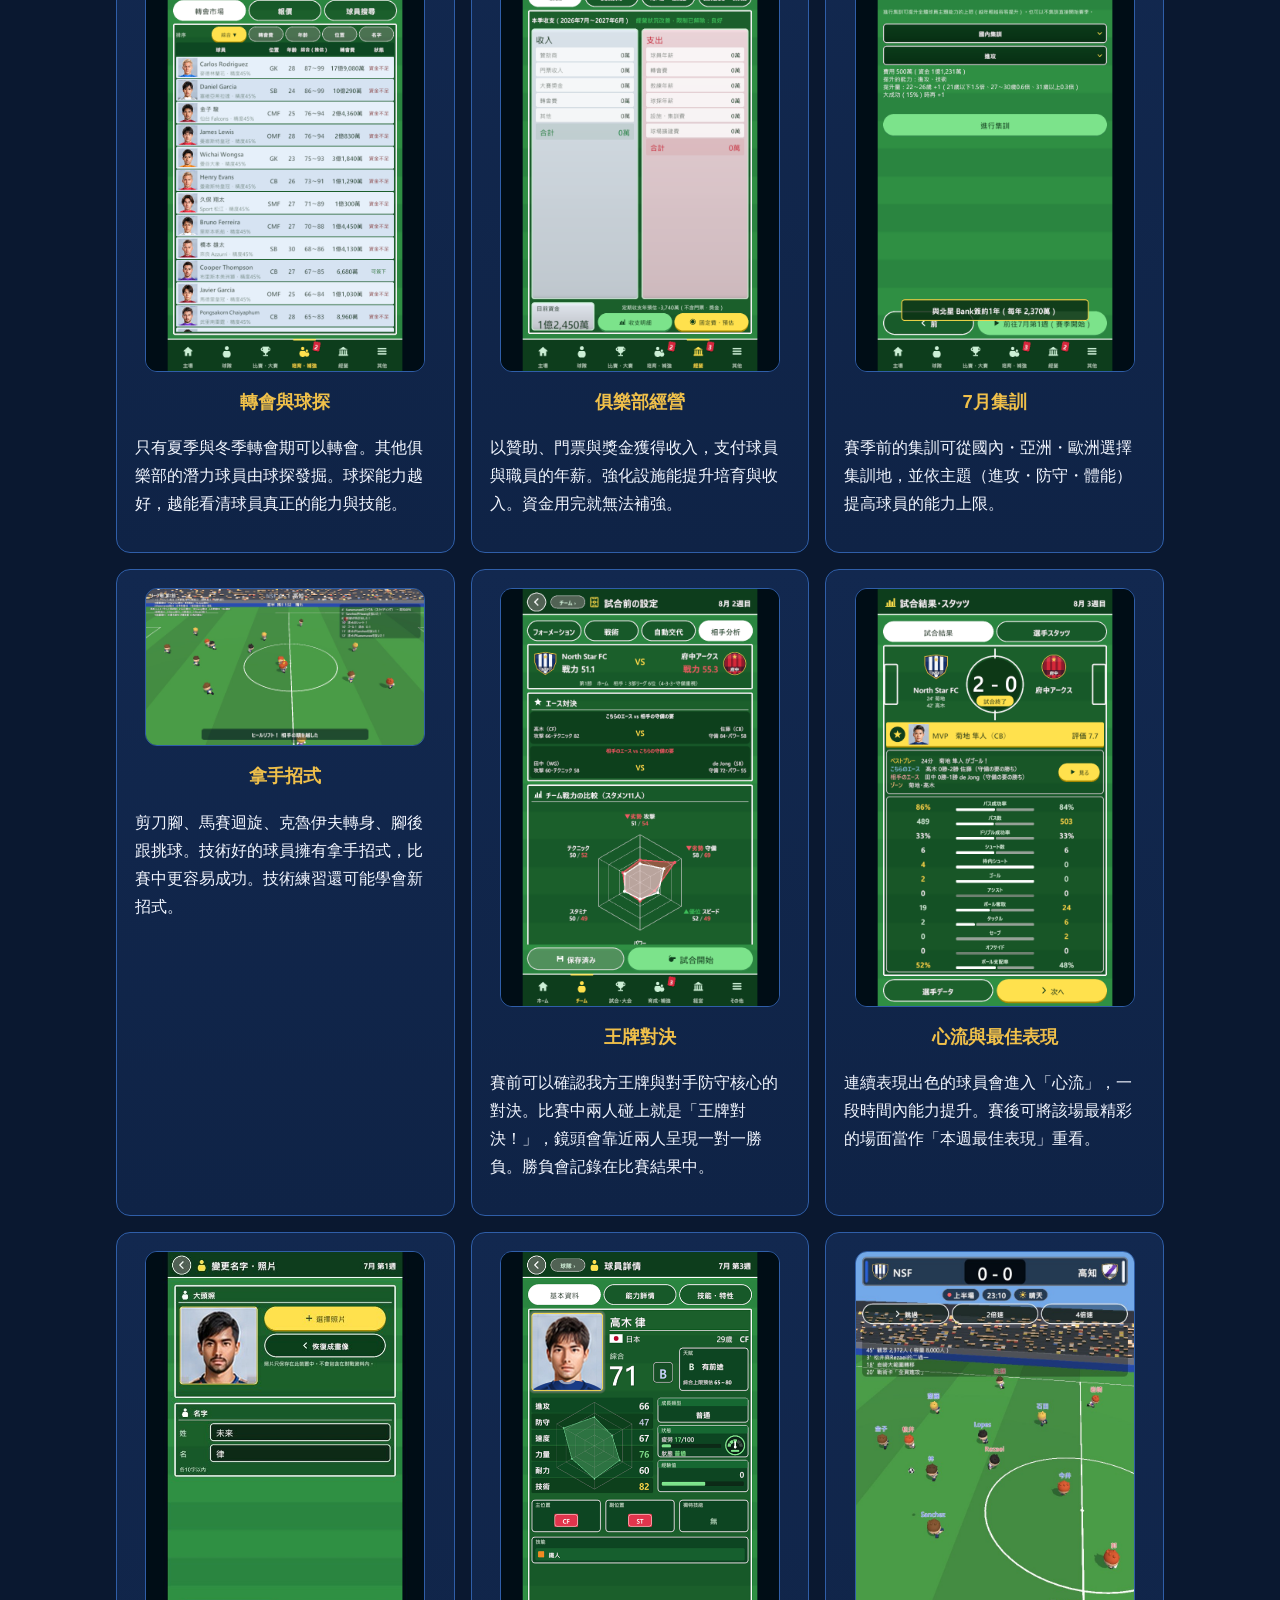
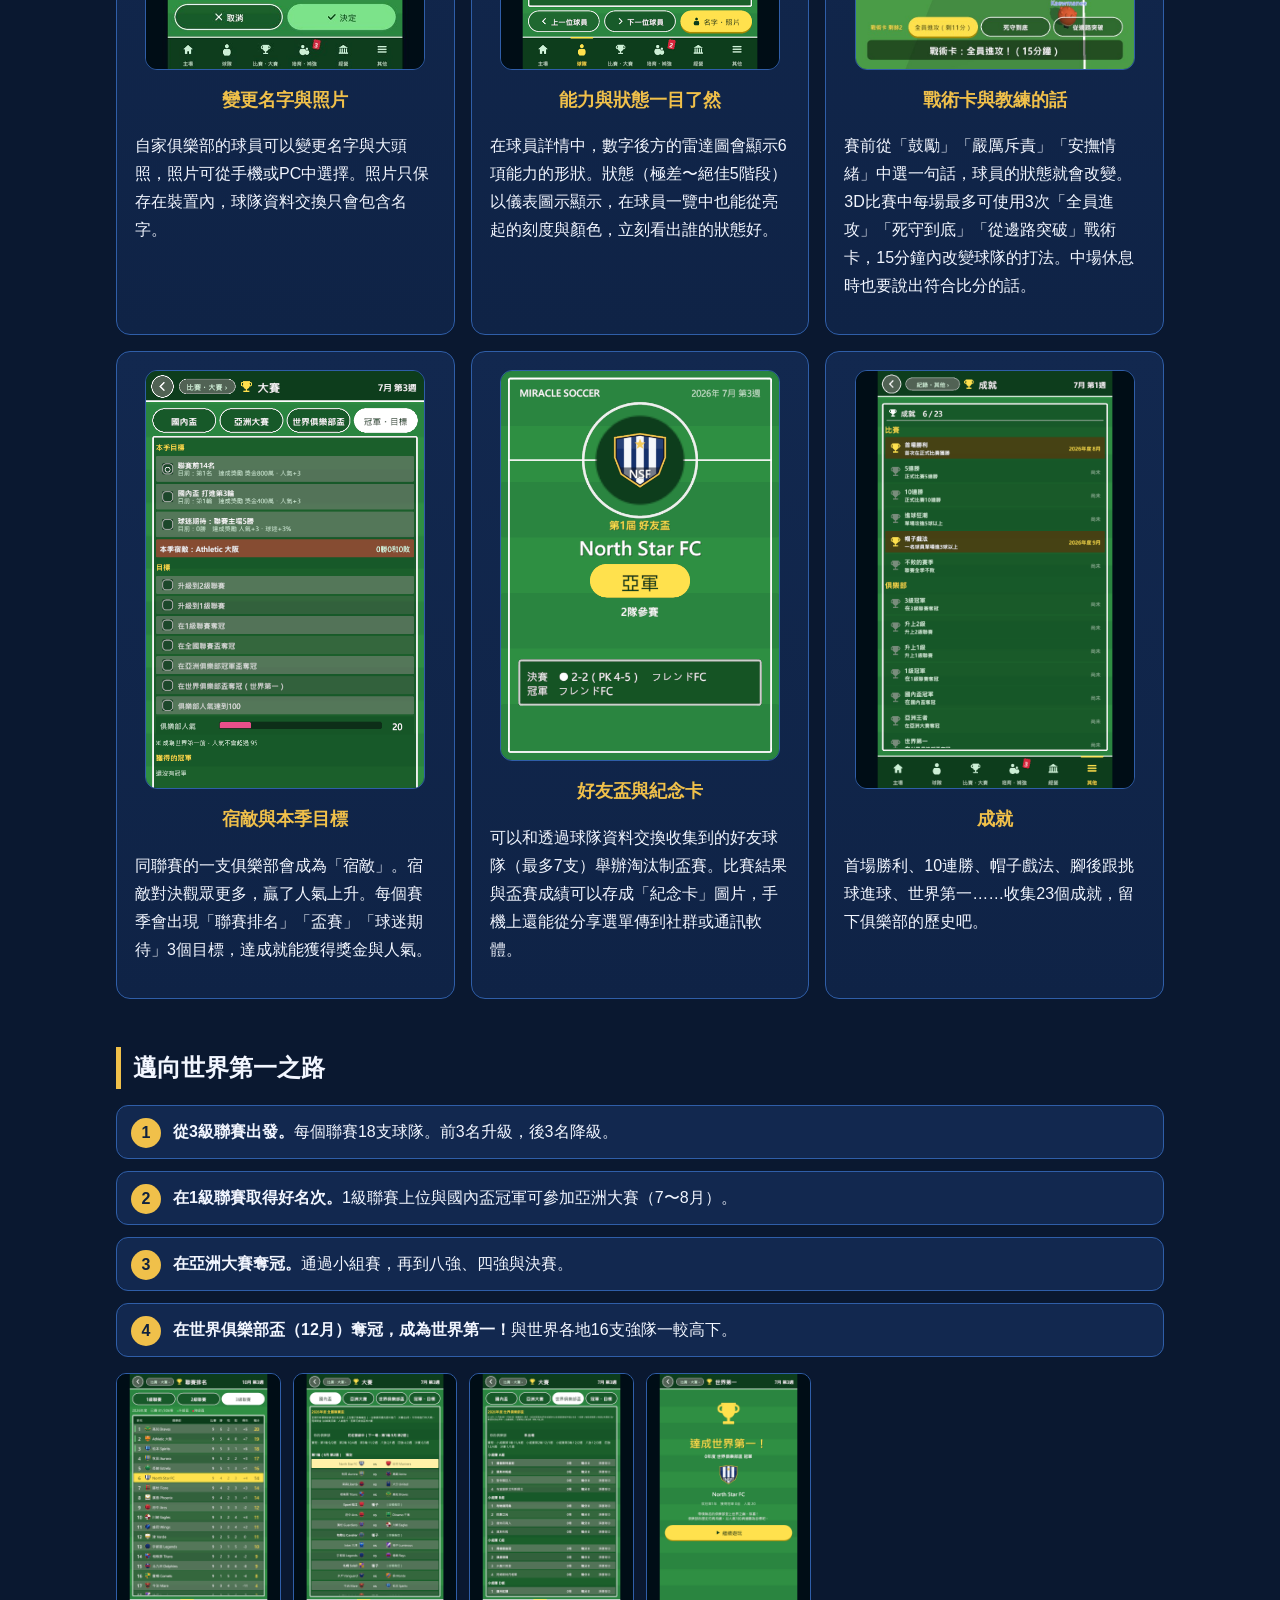
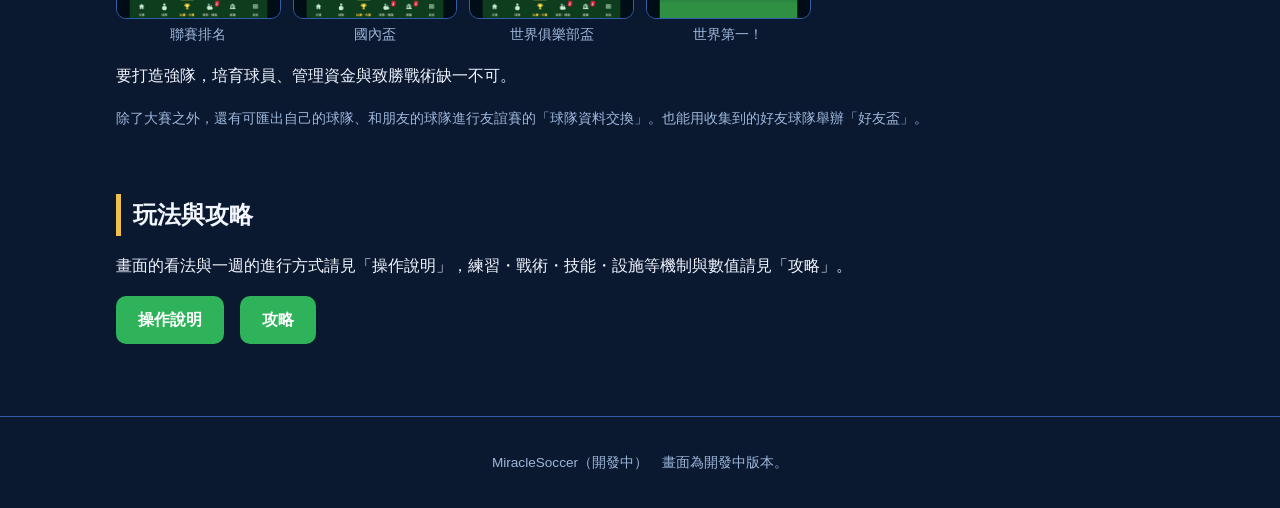
<file: zh/index.html>
<!doctype html>
<html lang="zh-Hant">
<head>
<meta charset="utf-8">
<meta name="viewport" content="width=device-width, initial-scale=1">
<title>MiracleSoccer｜足球俱樂部經營模擬</title>
<meta name="description" content="帶領無名的俱樂部登上世界之巔。培育球員、經營俱樂部，在3D比賽中爭奪世界第一的足球俱樂部經營模擬遊戲。">
<link rel="stylesheet" href="../style.css">
</head>
<body>
<header class="site-header">
  <div class="inner">
    <a class="logo" href="index.html">Miracle<span>Soccer</span></a>
    <nav>
      <ul>
        <li><a class="current" href="index.html">遊戲介紹</a></li>
        <li><a href="howto.html">操作說明</a></li>
        <li><a href="guide.html">攻略</a></li>
      </ul>
    </nav>
    <div class="langs"><a href="../index.html" lang="ja">日本語</a><a href="../en/index.html" lang="en">English</a><a class="current" href="index.html" lang="zh-Hant">繁體中文</a></div>
  </div>
</header>

<div class="hero">
  <div class="inner">
    <h1>帶領無名俱樂部，登上世界之巔。</h1>
    <p>培育球員、經營俱樂部，在3D比賽中一路晉級。<br>足球俱樂部經營模擬遊戲「MiracleSoccer」</p>
    <span class="badge">開發中｜Windows・Android</span>
  </div>
</div>

<main>
  <section>
    <h2>這是什麼樣的遊戲？</h2>
    <p>你是3級聯賽小俱樂部「North Star FC」的總教練兼經營者。1回合是1週。透過練習鍛鍊球員、贏得比賽、累積資金，讓俱樂部不斷壯大。</p>
    <p>目標是從3級升到2級、1級聯賽，在國內盃與亞洲大賽中勝出，最後在世界俱樂部盃奪冠。成為世界第一即破關（之後也能繼續遊玩）。</p>
    <div class="shots">
      <figure><img src="img/04_home.png" alt="主畫面" loading="lazy"><figcaption>主畫面</figcaption></figure>
      <figure><img src="img/54_tactics_0.png" alt="戰術・陣型" loading="lazy"><figcaption>戰術・陣型</figcaption></figure>
      <figure><img src="img/76_match_result_0.png" alt="比賽結果・數據" loading="lazy"><figcaption>比賽結果・數據</figcaption></figure>
      <figure><img src="img/49_player_list.png" alt="球員一覽" loading="lazy"><figcaption>球員一覽</figcaption></figure>
    </div>
    <p class="note">遊戲可選擇日文、英文、繁體中文（設定 → 語言）。</p>
  </section>

  <section>
    <h2>觀看影片</h2>
    <div class="video"><iframe src="https://www.youtube-nocookie.com/embed/7nWPicOZ9nc" title="MiracleSoccer 3D比賽" loading="lazy" allow="accelerometer; autoplay; clipboard-write; encrypted-media; gyroscope; picture-in-picture; web-share" referrerpolicy="strict-origin-when-cross-origin" allowfullscreen></iframe></div>
    <h3 style="margin:24px auto 10px;max-width:860px">新要素（拿手招式・王牌對決・心流・最佳表現・成就・天才覺醒）</h3>
    <div class="video"><iframe src="https://www.youtube-nocookie.com/embed/sIvwtEPhvZc" title="MiracleSoccer 新要素介紹" loading="lazy" allow="accelerometer; autoplay; clipboard-write; encrypted-media; gyroscope; picture-in-picture; web-share" referrerpolicy="strict-origin-when-cross-origin" allowfullscreen></iframe></div>
    <p class="note">影片為日文版的畫面。</p>
  </section>

  <section>
    <h2>3D比賽</h2>
    <div class="feature wide">
      <img src="../img/match3d_1.jpg" alt="3D比賽中球員以二過一傳球" loading="lazy">
      <div>
        <p>比賽以22名球員活動的3D進行。二過一、插上助攻、大範圍轉移、遠射、門將撲救……球員的能力與你決定的戰術會改變比賽走向。</p>
        <ul>
          <li>中場休息時可指示戰術、陣型與換人</li>
          <li>2倍速・4倍速・跳過，只看想看的部分</li>
          <li>球員頭上顯示名字（我隊為藍色、對手為紅色）</li>
          <li>畫面上方的記分板顯示兩隊隊徽・比分・時間・天氣</li>
          <li>PK大戰中，門將猜中方向就有機會撲出</li>
          <li>和真實比賽一樣的0〜90分鐘計時，也有傷停補時</li>
          <li>也可以只看結果，或切換為2D精華</li>
          <li>手機可以<b>直握或橫握</b>進行比賽（在設定中選擇）</li>
        </ul>
      </div>
    </div>
    <div class="shots" style="margin-top:16px">
      <figure><img src="../img/match3d_2.jpg" alt="遠射" loading="lazy"><figcaption>遠射</figcaption></figure>
      <figure><img src="../img/match3d_3.jpg" alt="3D比賽" loading="lazy"><figcaption>傳球推進</figcaption></figure>
      <figure><img src="../img/match3d_4.jpg" alt="3D比賽" loading="lazy"><figcaption>球門前的攻防</figcaption></figure>
      <figure><img src="../img/feat_bestplay3d.jpg" alt="賽後的最佳表現重播" loading="lazy"><figcaption>賽後最佳表現</figcaption></figure>
    </div>

    <h3 style="margin-top:28px">直握的比賽</h3>
    <p>手機直握也能進行3D比賽。鏡頭位於主看台中央附近，轉動追蹤球的位置，在球門前會以斜角呈現。中場休息的指示畫面也改為直握用的「上方球場、下方替補」排列。</p>
    <div class="shots tall">
      <figure><img src="../img/vertical_1.jpg" alt="直握3D比賽的遠射" loading="lazy"><figcaption>遠射</figcaption></figure>
      <figure><img src="../img/vertical_3.jpg" alt="直握比賽以斜角呈現球門前" loading="lazy"><figcaption>球門前以斜角呈現</figcaption></figure>
      <figure><img src="../img/vertical_2.jpg" alt="直握比賽的王牌對決" loading="lazy"><figcaption>王牌對決</figcaption></figure>
      <figure><img src="../img/vertical_halftime.jpg" alt="直握的中場休息指示畫面" loading="lazy"><figcaption>中場休息指示</figcaption></figure>
    </div>
  </section>

  <section>
    <h2>直握、橫握都可以</h2>
    <p>手機版可在設定中，分別為比賽以外的畫面與3D比賽選擇「直握」或「橫握」。預設和以前一樣：平時直握、比賽橫握。PC版會依視窗形狀，橫長為橫向畫面、直長為直向畫面。</p>
    <div class="feature">
      <img class="phone" src="../img/settings_orientation.jpg" alt="畫面方向的設定" loading="lazy">
      <div class="shots wide" style="margin-top:0">
        <figure><img src="img/landscape_home.jpg" alt="橫握的主畫面" loading="lazy"><figcaption>橫握的主畫面</figcaption></figure>
        <figure><img src="img/landscape_tactics.jpg" alt="橫握的戰術畫面" loading="lazy"><figcaption>橫握的戰術畫面</figcaption></figure>
      </div>
    </div>
  </section>

  <section>
    <h2>遊戲特色</h2>
    <div class="grid features">
      <div class="card feature">
        <img class="phone" src="img/54_tactics_0.png" alt="戰術・陣型畫面" loading="lazy">
        <div>
          <h3>戰術與陣型</h3>
          <p>6種陣型、5種戰術。先發與替補可用拖曳替換。也能設定條件，自動換下疲勞的球員。</p>
        </div>
      </div>
      <div class="card feature">
        <img class="phone" src="img/53_training.png" alt="練習畫面" loading="lazy">
        <div>
          <h3>透過練習培育球員</h3>
          <p>每週的練習項目累積經驗值、提升能力。疲勞累積會讓狀態下滑，也要選擇讓球員休息。極少數情況下，球員的天賦會覺醒，發生「天才覺醒」。</p>
        </div>
      </div>
      <div class="card feature">
        <img class="phone" src="img/15_recollection_choose.png" alt="青訓回憶畫面" loading="lazy">
        <div>
          <h3>青訓與青訓回憶</h3>
          <p>讓青訓候補生入隊時，可透過回顧15〜18歲培育過程的小遊戲「青訓回憶」，提升能力與技能。</p>
        </div>
      </div>
      <div class="card feature">
        <img class="phone" src="img/40_transfer_market.png" alt="轉會市場畫面" loading="lazy">
        <div>
          <h3>轉會與球探</h3>
          <p>只有夏季與冬季轉會期可以轉會。其他俱樂部的潛力球員由球探發掘。球探能力越好，越能看清球員真正的能力與技能。</p>
        </div>
      </div>
      <div class="card feature">
        <img class="phone" src="img/34_mgmt_finance.png" alt="俱樂部經營（收支）畫面" loading="lazy">
        <div>
          <h3>俱樂部經營</h3>
          <p>以贊助、門票與獎金獲得收入，支付球員與職員的年薪。強化設施能提升培育與收入。資金用完就無法補強。</p>
        </div>
      </div>
      <div class="card feature">
        <img class="phone" src="img/121_offseason_camp.png" alt="集訓畫面" loading="lazy">
        <div>
          <h3>7月集訓</h3>
          <p>賽季前的集訓可從國內・亞洲・歐洲選擇集訓地，並依主題（進攻・防守・體能）提高球員的能力上限。</p>
        </div>
      </div>
      <div class="card feature">
        <img class="phone" src="../img/feat_heel.jpg" alt="3D比賽中成功的腳後跟挑球" loading="lazy">
        <div>
          <h3>拿手招式</h3>
          <p>剪刀腳、馬賽迴旋、克魯伊夫轉身、腳後跟挑球。技術好的球員擁有拿手招式，比賽中更容易成功。技術練習還可能學會新招式。</p>
        </div>
      </div>
      <div class="card feature">
        <img class="phone" src="../img/feat_duel.png" alt="賽前的王牌對決畫面" loading="lazy">
        <div>
          <h3>王牌對決</h3>
          <p>賽前可以確認我方王牌與對手防守核心的對決。比賽中兩人碰上就是「王牌對決！」，鏡頭會靠近兩人呈現一對一勝負。勝負會記錄在比賽結果中。</p>
        </div>
      </div>
      <div class="card feature">
        <img class="phone" src="../img/feat_result.png" alt="比賽結果的最佳表現與心流" loading="lazy">
        <div>
          <h3>心流與最佳表現</h3>
          <p>連續表現出色的球員會進入「心流」，一段時間內能力提升。賽後可將該場最精彩的場面當作「本週最佳表現」重看。</p>
        </div>
      </div>
      <div class="card feature">
        <img class="phone" src="img/feat_edit_player.jpg" alt="變更球員名字與照片的畫面" loading="lazy">
        <div>
          <h3>變更名字與照片</h3>
          <p>自家俱樂部的球員可以變更名字與大頭照，照片可從手機或PC中選擇。照片只保存在裝置內，球隊資料交換只會包含名字。</p>
        </div>
      </div>
      <div class="card feature">
        <img class="phone" src="img/feat_player_detail.png" alt="球員詳情的能力雷達圖與狀態儀表" loading="lazy">
        <div>
          <h3>能力與狀態一目了然</h3>
          <p>在球員詳情中，數字後方的雷達圖會顯示6項能力的形狀。狀態（極差〜絕佳5階段）以儀表圖示顯示，在球員一覽中也能從亮起的刻度與顏色，立刻看出誰的狀態好。</p>
        </div>
      </div>
      <div class="card feature">
        <img class="phone" src="img/feat_tactic_cards.jpg" alt="在3D比賽中使用戰術卡" loading="lazy">
        <div>
          <h3>戰術卡與教練的話</h3>
          <p>賽前從「鼓勵」「嚴厲斥責」「安撫情緒」中選一句話，球員的狀態就會改變。3D比賽中每場最多可使用3次「全員進攻」「死守到底」「從邊路突破」戰術卡，15分鐘內改變球隊的打法。中場休息時也要說出符合比分的話。</p>
        </div>
      </div>
      <div class="card feature">
        <img class="phone" src="img/feat_objectives.png" alt="本季目標與宿敵戰績" loading="lazy">
        <div>
          <h3>宿敵與本季目標</h3>
          <p>同聯賽的一支俱樂部會成為「宿敵」。宿敵對決觀眾更多，贏了人氣上升。每個賽季會出現「聯賽排名」「盃賽」「球迷期待」3個目標，達成就能獲得獎金與人氣。</p>
        </div>
      </div>
      <div class="card feature">
        <img class="phone" src="img/feat_memorial_card.png" alt="好友盃的紀念卡" loading="lazy">
        <div>
          <h3>好友盃與紀念卡</h3>
          <p>可以和透過球隊資料交換收集到的好友球隊（最多7支）舉辦淘汰制盃賽。比賽結果與盃賽成績可以存成「紀念卡」圖片，手機上還能從分享選單傳到社群或通訊軟體。</p>
        </div>
      </div>
      <div class="card feature">
        <img class="phone" src="img/feat_achievements.png" alt="成就畫面" loading="lazy">
        <div>
          <h3>成就</h3>
          <p>首場勝利、10連勝、帽子戲法、腳後跟挑球進球、世界第一……收集23個成就，留下俱樂部的歷史吧。</p>
        </div>
      </div>
    </div>
  </section>

  <section>
    <h2>邁向世界第一之路</h2>
    <ol class="steps">
      <li><b>從3級聯賽出發。</b>每個聯賽18支球隊。前3名升級，後3名降級。</li>
      <li><b>在1級聯賽取得好名次。</b>1級聯賽上位與國內盃冠軍可參加亞洲大賽（7〜8月）。</li>
      <li><b>在亞洲大賽奪冠。</b>通過小組賽，再到八強、四強與決賽。</li>
      <li><b>在世界俱樂部盃（12月）奪冠，成為世界第一！</b>與世界各地16支強隊一較高下。</li>
    </ol>
    <div style="margin-top:16px">
    <div class="shots">
      <figure><img src="img/79_standings.png" alt="聯賽排名" loading="lazy"><figcaption>聯賽排名</figcaption></figure>
      <figure><img src="img/23_cup_domestic.png" alt="國內盃" loading="lazy"><figcaption>國內盃</figcaption></figure>
      <figure><img src="img/24_cup_world.png" alt="世界俱樂部盃" loading="lazy"><figcaption>世界俱樂部盃</figcaption></figure>
      <figure><img src="img/26_world_champion.png" alt="世界第一！" loading="lazy"><figcaption>世界第一！</figcaption></figure>
    </div>
    </div>
    <p style="margin-top:16px">要打造強隊，培育球員、管理資金與致勝戰術缺一不可。</p>
    <p class="note">除了大賽之外，還有可匯出自己的球隊、和朋友的球隊進行友誼賽的「球隊資料交換」。也能用收集到的好友球隊舉辦「好友盃」。</p>
  </section>

  <section>
    <h2>玩法與攻略</h2>
    <p>畫面的看法與一週的進行方式請見「操作說明」，練習・戰術・技能・設施等機制與數值請見「攻略」。</p>
    <p><a class="btn" href="howto.html">操作說明</a>　<a class="btn" href="guide.html">攻略</a></p>
  </section>
</main>

<footer>
  <p>MiracleSoccer（開發中）　畫面為開發中版本。</p>
</footer>
</body>
</html>
</file>
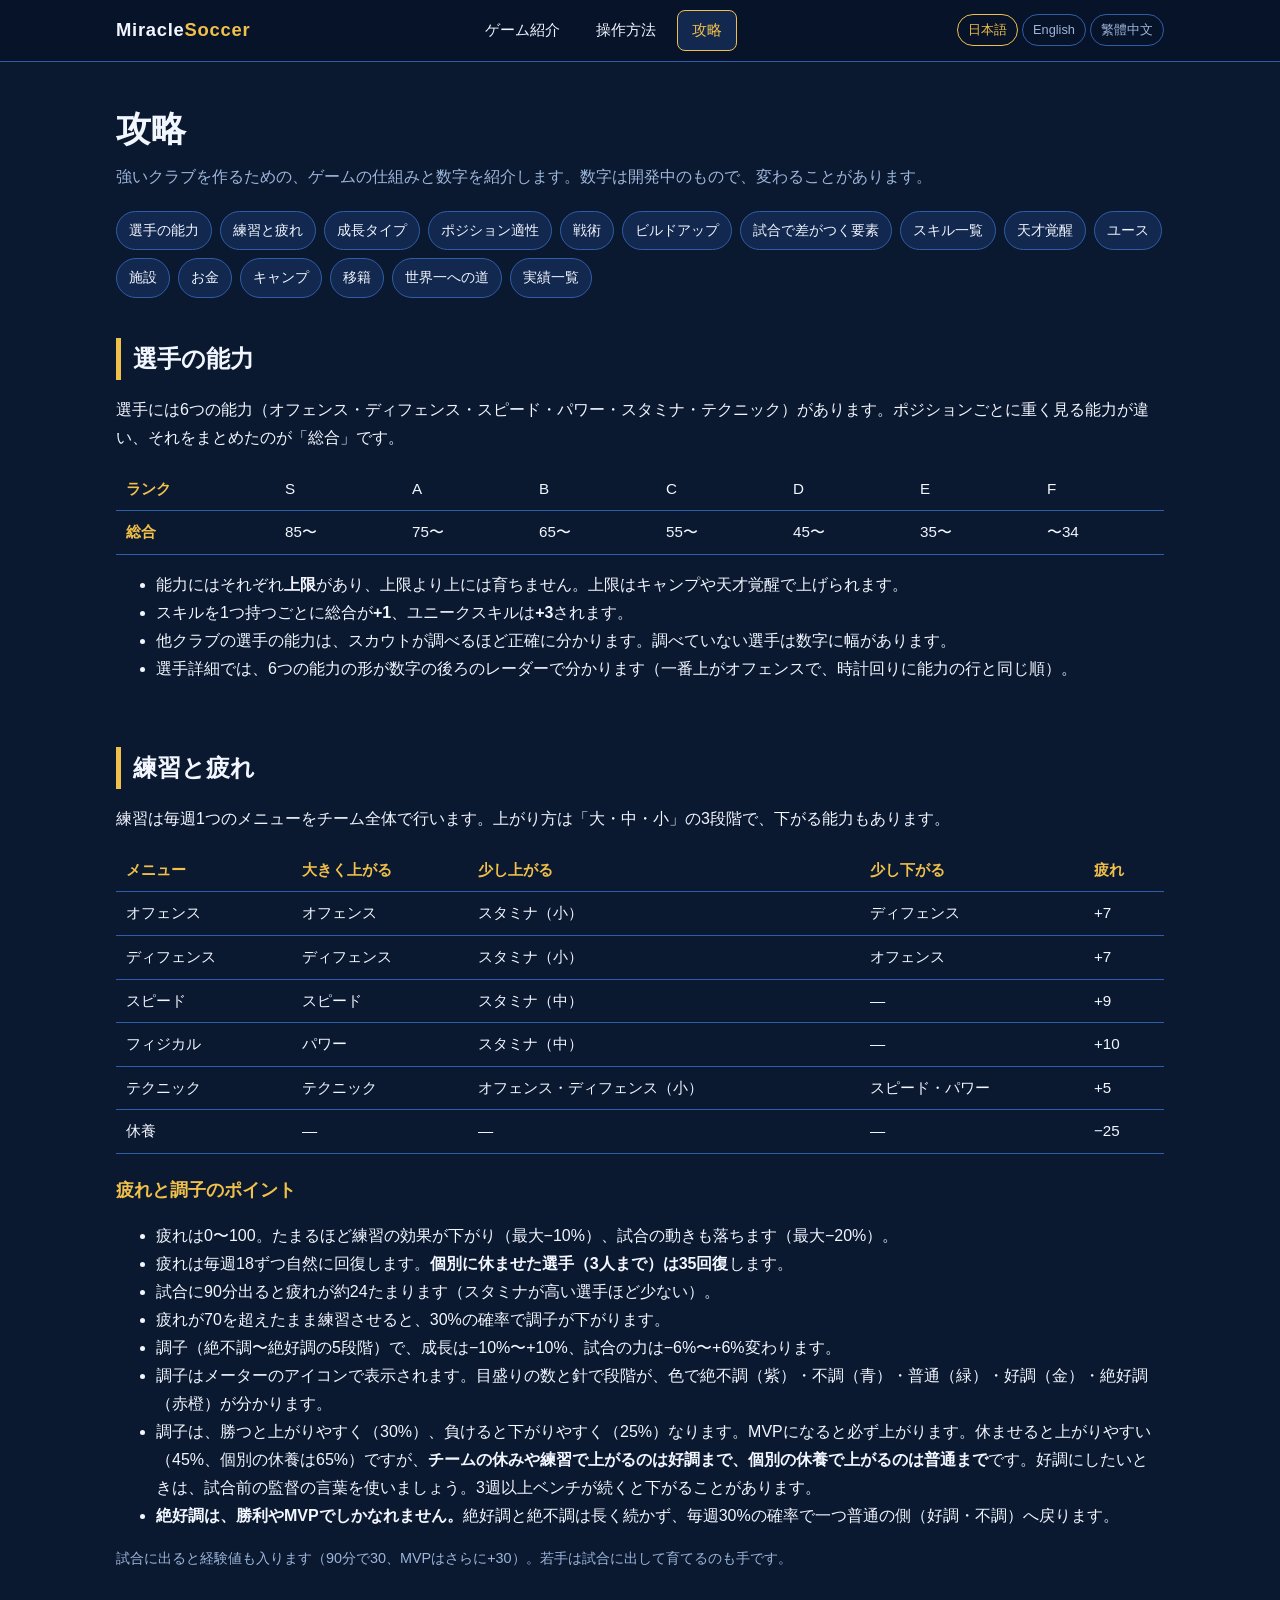
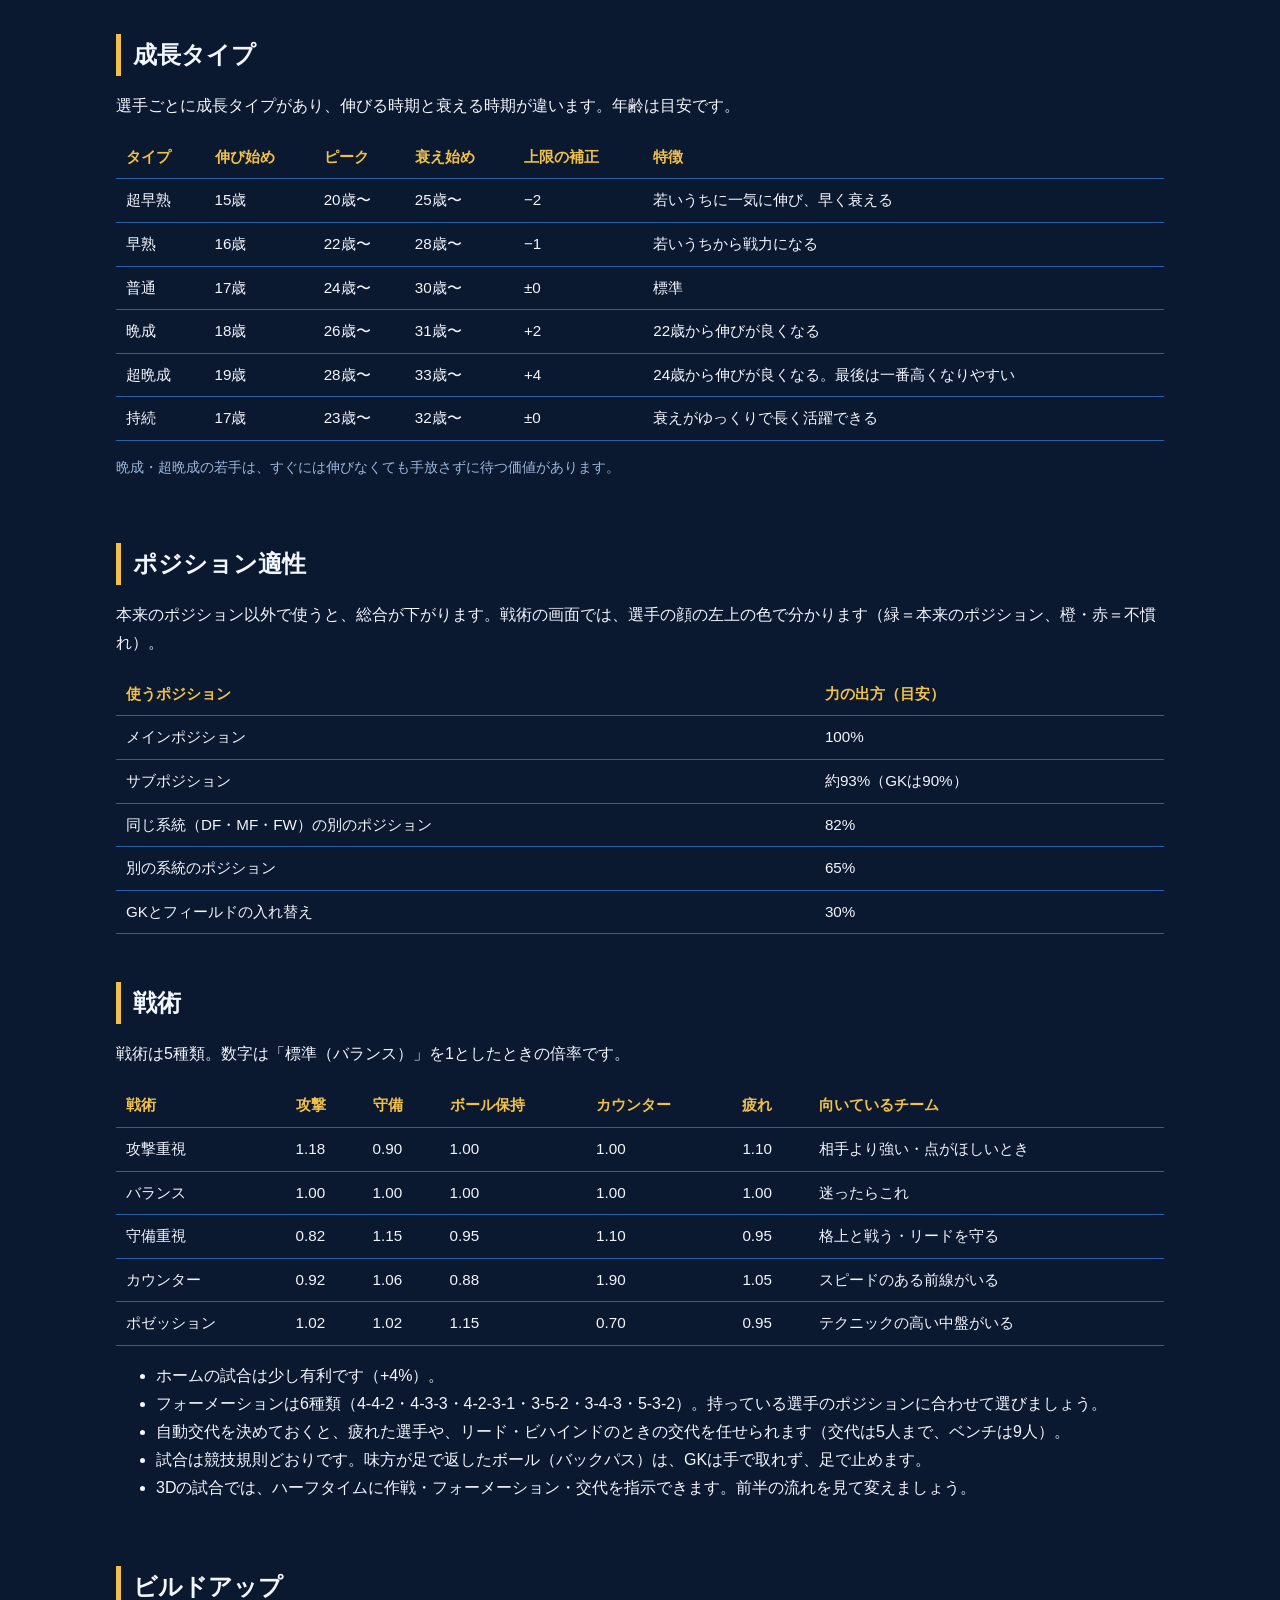
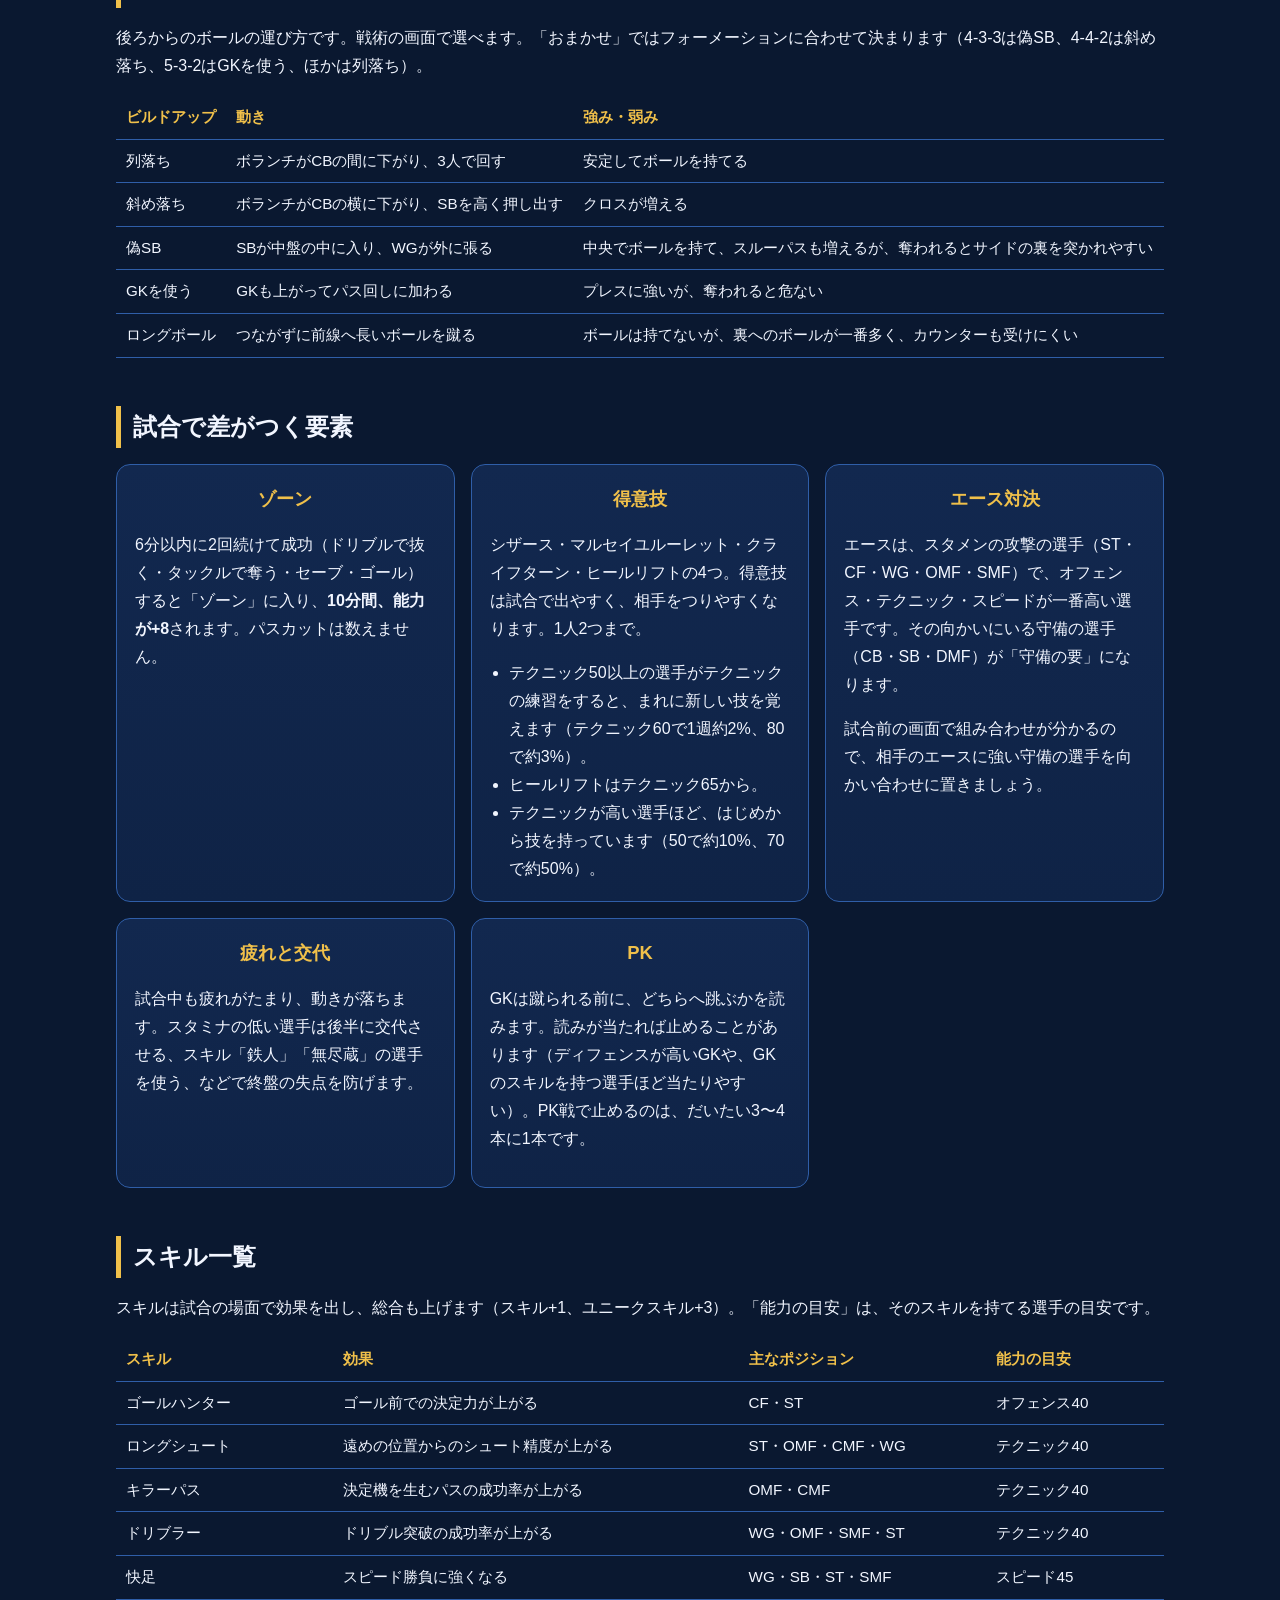
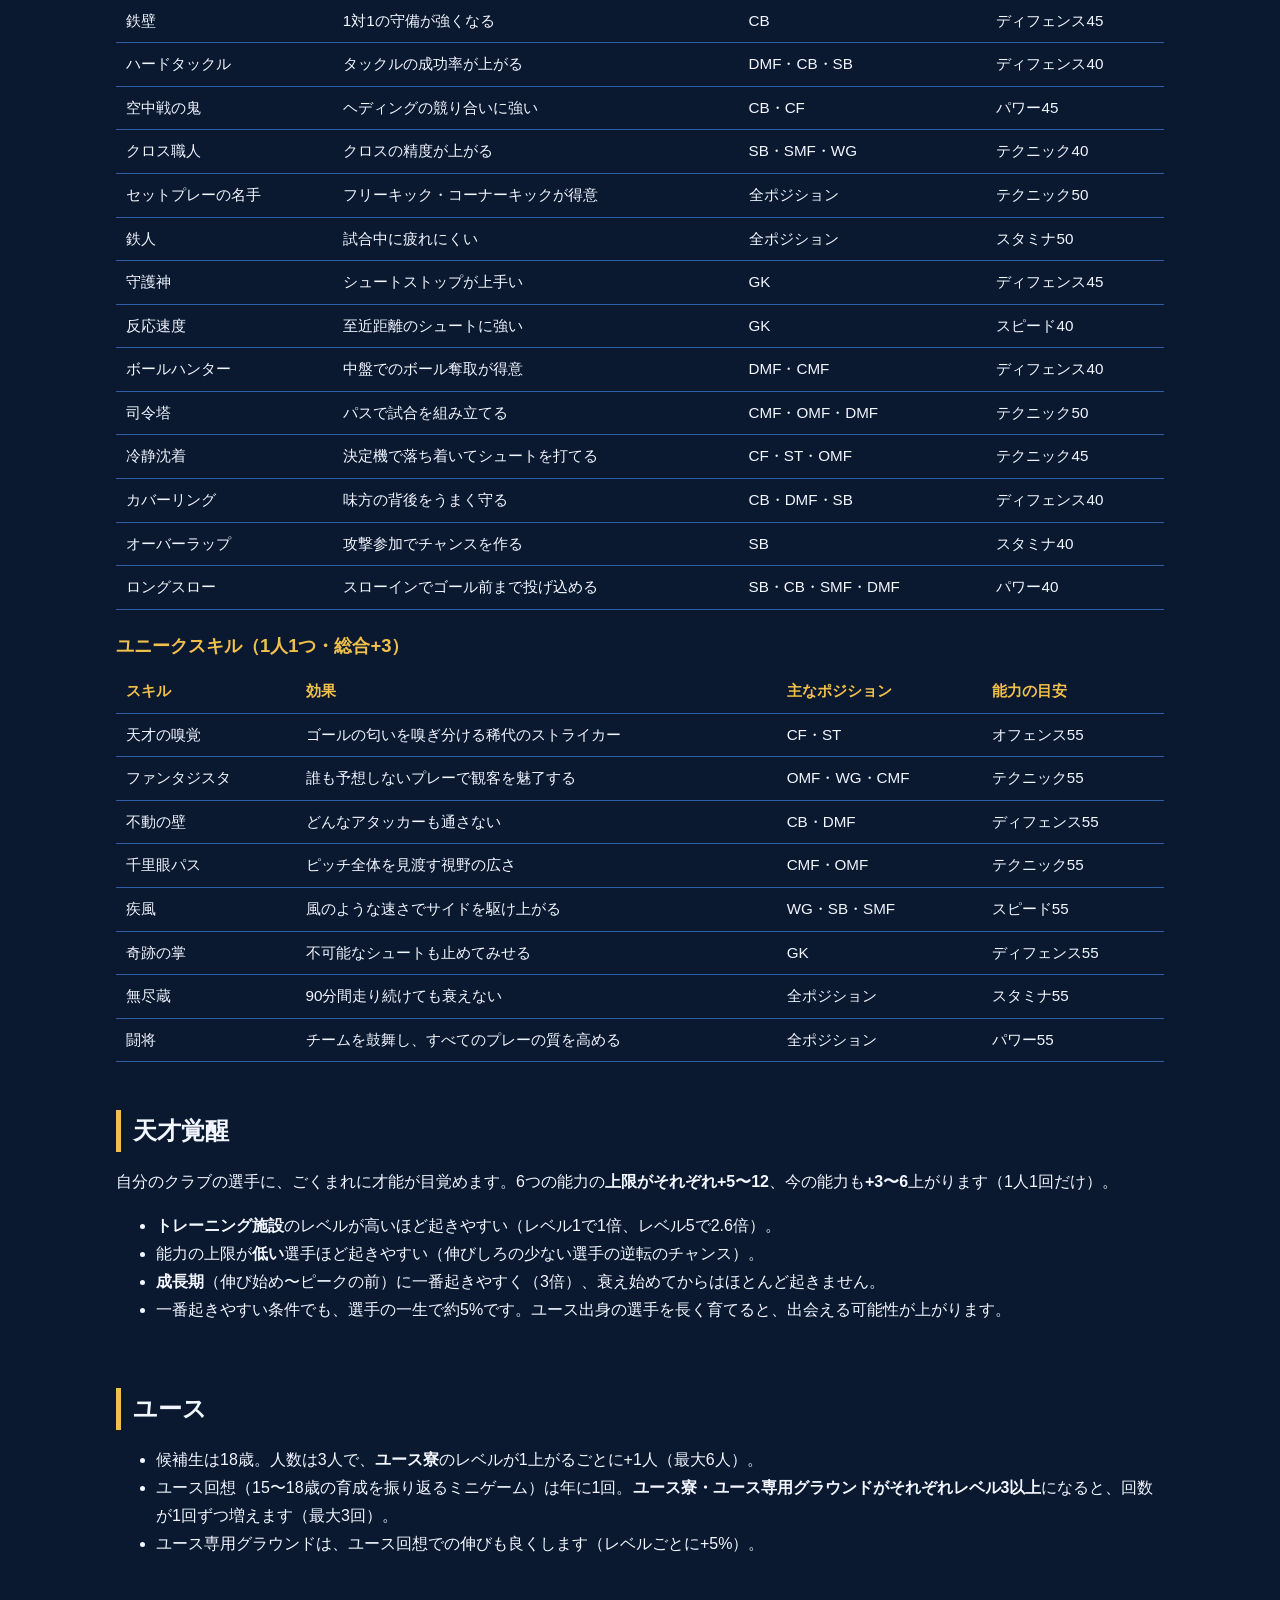
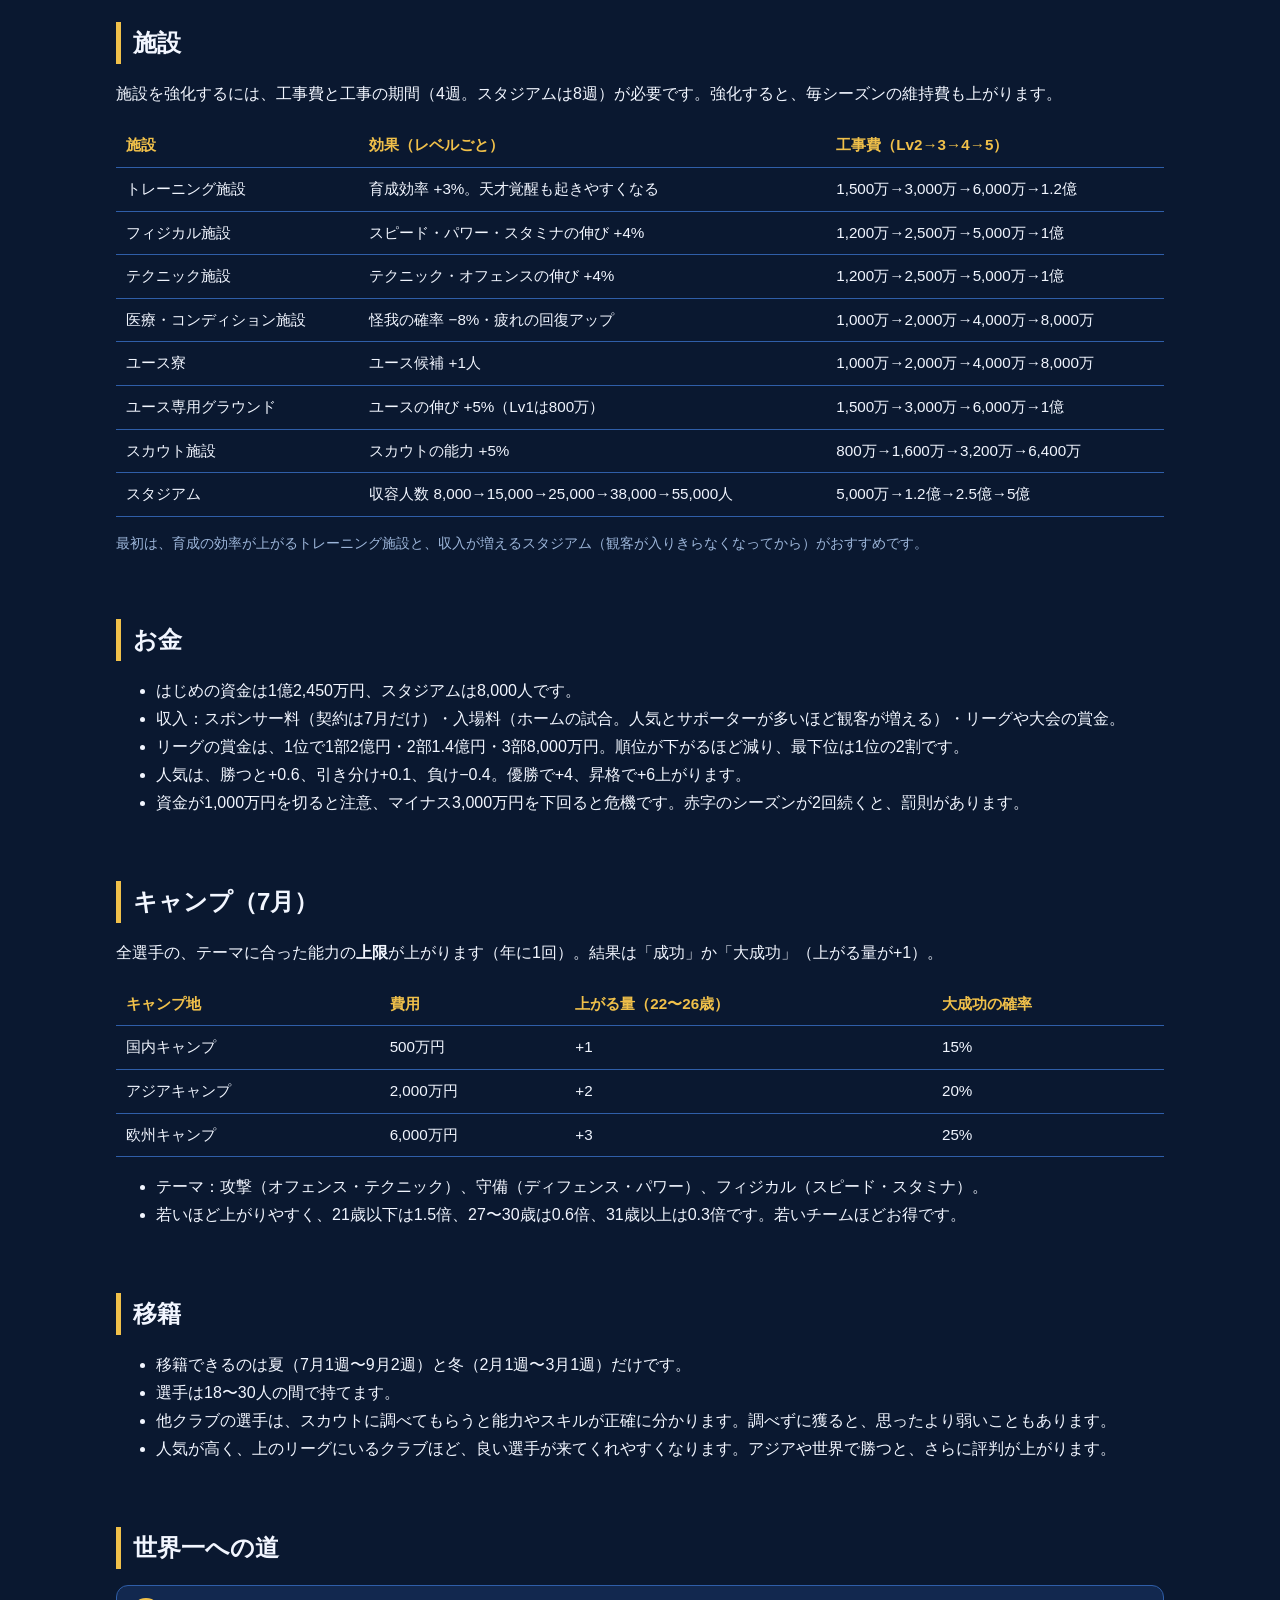
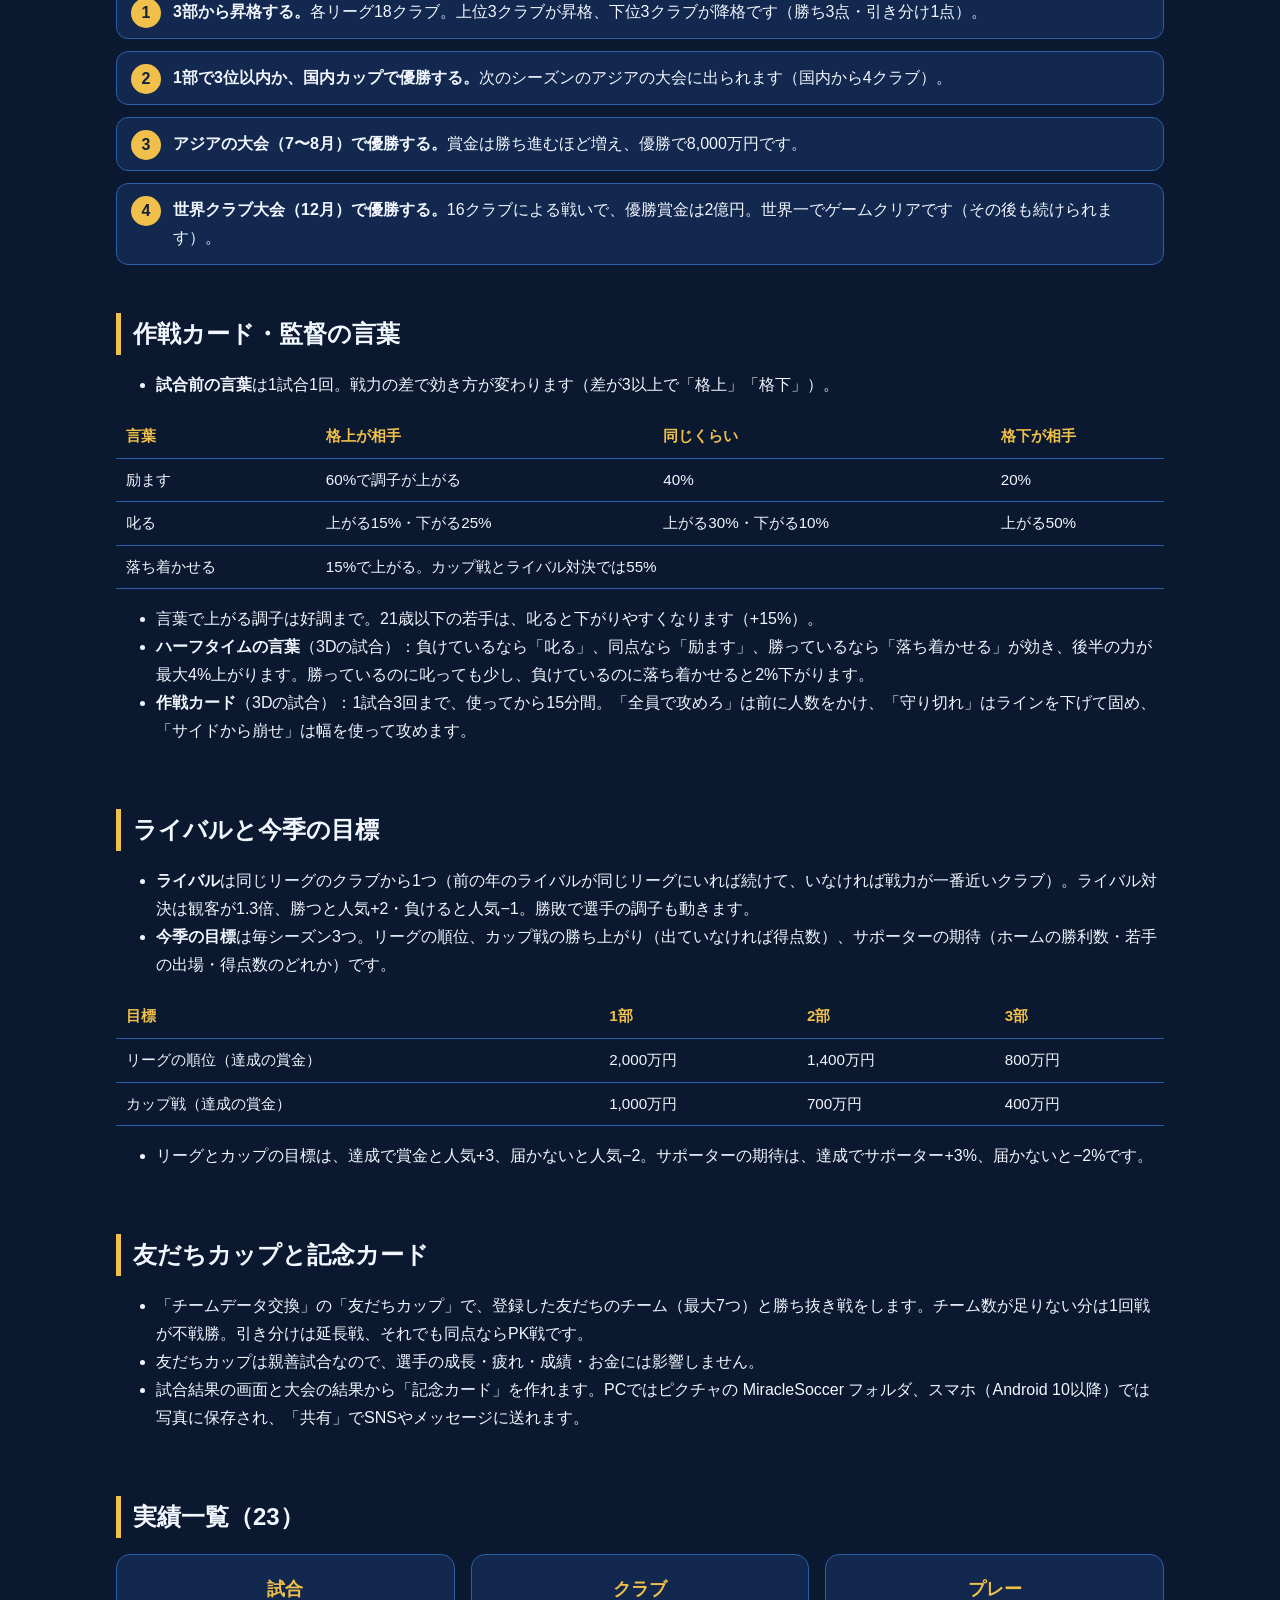
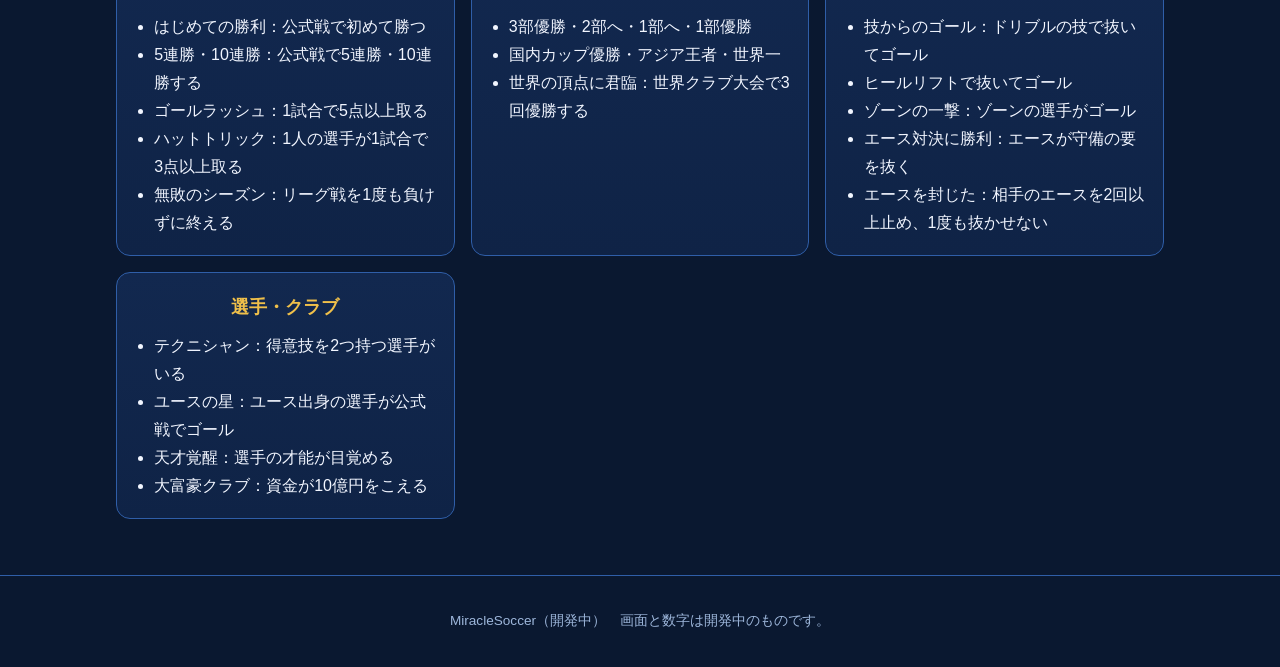
<file: guide.html>
<!doctype html>
<html lang="ja">
<head>
<meta charset="utf-8">
<meta name="viewport" content="width=device-width, initial-scale=1">
<title>攻略｜MiracleSoccer</title>
<meta name="description" content="MiracleSoccer の攻略。練習と疲れ、成長タイプ、ポジション適性、戦術とビルドアップ、ゾーン・得意技・天才覚醒、スキル、施設、お金、キャンプ、世界一までの道のり。">
<link rel="stylesheet" href="style.css">
</head>
<body>
<header class="site-header">
  <div class="inner">
    <a class="logo" href="index.html">Miracle<span>Soccer</span></a>
    <nav>
      <ul>
        <li><a href="index.html">ゲーム紹介</a></li>
        <li><a href="howto.html">操作方法</a></li>
        <li><a class="current" href="guide.html">攻略</a></li>
      </ul>
    </nav>
    <div class="langs"><a class="current" href="guide.html" lang="ja">日本語</a><a href="en/guide.html" lang="en">English</a><a href="zh/guide.html" lang="zh-Hant">繁體中文</a></div>
  </div>
</header>

<main>
  <div class="page-title">
    <h1>攻略</h1>
    <p>強いクラブを作るための、ゲームの仕組みと数字を紹介します。数字は開発中のもので、変わることがあります。</p>
  </div>

  <nav class="toc" aria-label="目次">
    <a href="#basics">選手の能力</a>
    <a href="#training">練習と疲れ</a>
    <a href="#growth">成長タイプ</a>
    <a href="#position">ポジション適性</a>
    <a href="#tactics">戦術</a>
    <a href="#buildup">ビルドアップ</a>
    <a href="#match">試合で差がつく要素</a>
    <a href="#skills">スキル一覧</a>
    <a href="#awaken">天才覚醒</a>
    <a href="#youth">ユース</a>
    <a href="#facility">施設</a>
    <a href="#money">お金</a>
    <a href="#camp">キャンプ</a>
    <a href="#transfer">移籍</a>
    <a href="#road">世界一への道</a>
    <a href="#achievements">実績一覧</a>
  </nav>

  <section id="basics">
    <h2>選手の能力</h2>
    <p>選手には6つの能力（オフェンス・ディフェンス・スピード・パワー・スタミナ・テクニック）があります。ポジションごとに重く見る能力が違い、それをまとめたのが「総合」です。</p>
    <div class="table-wrap">
      <table>
        <tr><th>ランク</th><td>S</td><td>A</td><td>B</td><td>C</td><td>D</td><td>E</td><td>F</td></tr>
        <tr><th>総合</th><td>85〜</td><td>75〜</td><td>65〜</td><td>55〜</td><td>45〜</td><td>35〜</td><td>〜34</td></tr>
      </table>
    </div>
    <ul>
      <li>能力にはそれぞれ<b>上限</b>があり、上限より上には育ちません。上限はキャンプや天才覚醒で上げられます。</li>
      <li>スキルを1つ持つごとに総合が<b>+1</b>、ユニークスキルは<b>+3</b>されます。</li>
      <li>他クラブの選手の能力は、スカウトが調べるほど正確に分かります。調べていない選手は数字に幅があります。</li>
      <li>選手詳細では、6つの能力の形が数字の後ろのレーダーで分かります（一番上がオフェンスで、時計回りに能力の行と同じ順）。</li>
    </ul>
  </section>

  <section id="training">
    <h2>練習と疲れ</h2>
    <p>練習は毎週1つのメニューをチーム全体で行います。上がり方は「大・中・小」の3段階で、下がる能力もあります。</p>
    <div class="table-wrap">
      <table>
        <tr><th>メニュー</th><th>大きく上がる</th><th>少し上がる</th><th>少し下がる</th><th>疲れ</th></tr>
        <tr><td>オフェンス</td><td>オフェンス</td><td>スタミナ（小）</td><td>ディフェンス</td><td>+7</td></tr>
        <tr><td>ディフェンス</td><td>ディフェンス</td><td>スタミナ（小）</td><td>オフェンス</td><td>+7</td></tr>
        <tr><td>スピード</td><td>スピード</td><td>スタミナ（中）</td><td>—</td><td>+9</td></tr>
        <tr><td>フィジカル</td><td>パワー</td><td>スタミナ（中）</td><td>—</td><td>+10</td></tr>
        <tr><td>テクニック</td><td>テクニック</td><td>オフェンス・ディフェンス（小）</td><td>スピード・パワー</td><td>+5</td></tr>
        <tr><td>休養</td><td>—</td><td>—</td><td>—</td><td>−25</td></tr>
      </table>
    </div>
    <h3 style="margin-top:20px">疲れと調子のポイント</h3>
    <ul>
      <li>疲れは0〜100。たまるほど練習の効果が下がり（最大−10%）、試合の動きも落ちます（最大−20%）。</li>
      <li>疲れは毎週18ずつ自然に回復します。<b>個別に休ませた選手（3人まで）は35回復</b>します。</li>
      <li>試合に90分出ると疲れが約24たまります（スタミナが高い選手ほど少ない）。</li>
      <li>疲れが70を超えたまま練習させると、30%の確率で調子が下がります。</li>
      <li>調子（絶不調〜絶好調の5段階）で、成長は−10%〜+10%、試合の力は−6%〜+6%変わります。</li>
      <li>調子はメーターのアイコンで表示されます。目盛りの数と針で段階が、色で絶不調（紫）・不調（青）・普通（緑）・好調（金）・絶好調（赤橙）が分かります。</li>
      <li>調子は、勝つと上がりやすく（30%）、負けると下がりやすく（25%）なります。MVPになると必ず上がります。休ませると上がりやすい（45%、個別の休養は65%）ですが、<b>チームの休みや練習で上がるのは好調まで、個別の休養で上がるのは普通まで</b>です。好調にしたいときは、試合前の監督の言葉を使いましょう。3週以上ベンチが続くと下がることがあります。</li>
      <li><b>絶好調は、勝利やMVPでしかなれません。</b>絶好調と絶不調は長く続かず、毎週30%の確率で一つ普通の側（好調・不調）へ戻ります。</li>
    </ul>
    <p class="note">試合に出ると経験値も入ります（90分で30、MVPはさらに+30）。若手は試合に出して育てるのも手です。</p>
  </section>

  <section id="growth">
    <h2>成長タイプ</h2>
    <p>選手ごとに成長タイプがあり、伸びる時期と衰える時期が違います。年齢は目安です。</p>
    <div class="table-wrap">
      <table>
        <tr><th>タイプ</th><th>伸び始め</th><th>ピーク</th><th>衰え始め</th><th>上限の補正</th><th>特徴</th></tr>
        <tr><td>超早熟</td><td>15歳</td><td>20歳〜</td><td>25歳〜</td><td>−2</td><td>若いうちに一気に伸び、早く衰える</td></tr>
        <tr><td>早熟</td><td>16歳</td><td>22歳〜</td><td>28歳〜</td><td>−1</td><td>若いうちから戦力になる</td></tr>
        <tr><td>普通</td><td>17歳</td><td>24歳〜</td><td>30歳〜</td><td>±0</td><td>標準</td></tr>
        <tr><td>晩成</td><td>18歳</td><td>26歳〜</td><td>31歳〜</td><td>+2</td><td>22歳から伸びが良くなる</td></tr>
        <tr><td>超晩成</td><td>19歳</td><td>28歳〜</td><td>33歳〜</td><td>+4</td><td>24歳から伸びが良くなる。最後は一番高くなりやすい</td></tr>
        <tr><td>持続</td><td>17歳</td><td>23歳〜</td><td>32歳〜</td><td>±0</td><td>衰えがゆっくりで長く活躍できる</td></tr>
      </table>
    </div>
    <p class="note">晩成・超晩成の若手は、すぐには伸びなくても手放さずに待つ価値があります。</p>
  </section>

  <section id="position">
    <h2>ポジション適性</h2>
    <p>本来のポジション以外で使うと、総合が下がります。戦術の画面では、選手の顔の左上の色で分かります（緑＝本来のポジション、橙・赤＝不慣れ）。</p>
    <div class="table-wrap">
      <table>
        <tr><th>使うポジション</th><th>力の出方（目安）</th></tr>
        <tr><td>メインポジション</td><td>100%</td></tr>
        <tr><td>サブポジション</td><td>約93%（GKは90%）</td></tr>
        <tr><td>同じ系統（DF・MF・FW）の別のポジション</td><td>82%</td></tr>
        <tr><td>別の系統のポジション</td><td>65%</td></tr>
        <tr><td>GKとフィールドの入れ替え</td><td>30%</td></tr>
      </table>
    </div>
  </section>

  <section id="tactics">
    <h2>戦術</h2>
    <p>戦術は5種類。数字は「標準（バランス）」を1としたときの倍率です。</p>
    <div class="table-wrap">
      <table>
        <tr><th>戦術</th><th>攻撃</th><th>守備</th><th>ボール保持</th><th>カウンター</th><th>疲れ</th><th>向いているチーム</th></tr>
        <tr><td>攻撃重視</td><td>1.18</td><td>0.90</td><td>1.00</td><td>1.00</td><td>1.10</td><td>相手より強い・点がほしいとき</td></tr>
        <tr><td>バランス</td><td>1.00</td><td>1.00</td><td>1.00</td><td>1.00</td><td>1.00</td><td>迷ったらこれ</td></tr>
        <tr><td>守備重視</td><td>0.82</td><td>1.15</td><td>0.95</td><td>1.10</td><td>0.95</td><td>格上と戦う・リードを守る</td></tr>
        <tr><td>カウンター</td><td>0.92</td><td>1.06</td><td>0.88</td><td>1.90</td><td>1.05</td><td>スピードのある前線がいる</td></tr>
        <tr><td>ポゼッション</td><td>1.02</td><td>1.02</td><td>1.15</td><td>0.70</td><td>0.95</td><td>テクニックの高い中盤がいる</td></tr>
      </table>
    </div>
    <ul>
      <li>ホームの試合は少し有利です（+4%）。</li>
      <li>フォーメーションは6種類（4-4-2・4-3-3・4-2-3-1・3-5-2・3-4-3・5-3-2）。持っている選手のポジションに合わせて選びましょう。</li>
      <li>自動交代を決めておくと、疲れた選手や、リード・ビハインドのときの交代を任せられます（交代は5人まで、ベンチは9人）。</li>
      <li>試合は競技規則どおりです。味方が足で返したボール（バックパス）は、GKは手で取れず、足で止めます。</li>
      <li>3Dの試合では、ハーフタイムに作戦・フォーメーション・交代を指示できます。前半の流れを見て変えましょう。</li>
    </ul>
  </section>

  <section id="buildup">
    <h2>ビルドアップ</h2>
    <p>後ろからのボールの運び方です。戦術の画面で選べます。「おまかせ」ではフォーメーションに合わせて決まります（4-3-3は偽SB、4-4-2は斜め落ち、5-3-2はGKを使う、ほかは列落ち）。</p>
    <div class="table-wrap">
      <table>
        <tr><th>ビルドアップ</th><th>動き</th><th>強み・弱み</th></tr>
        <tr><td>列落ち</td><td>ボランチがCBの間に下がり、3人で回す</td><td>安定してボールを持てる</td></tr>
        <tr><td>斜め落ち</td><td>ボランチがCBの横に下がり、SBを高く押し出す</td><td>クロスが増える</td></tr>
        <tr><td>偽SB</td><td>SBが中盤の中に入り、WGが外に張る</td><td>中央でボールを持て、スルーパスも増えるが、奪われるとサイドの裏を突かれやすい</td></tr>
        <tr><td>GKを使う</td><td>GKも上がってパス回しに加わる</td><td>プレスに強いが、奪われると危ない</td></tr>
        <tr><td>ロングボール</td><td>つながずに前線へ長いボールを蹴る</td><td>ボールは持てないが、裏へのボールが一番多く、カウンターも受けにくい</td></tr>
      </table>
    </div>
  </section>

  <section id="match">
    <h2>試合で差がつく要素</h2>
    <div class="grid two">
      <div class="card">
        <h3>ゾーン</h3>
        <p>6分以内に2回続けて成功（ドリブルで抜く・タックルで奪う・セーブ・ゴール）すると「ゾーン」に入り、<b>10分間、能力が+8</b>されます。パスカットは数えません。</p>
      </div>
      <div class="card">
        <h3>得意技</h3>
        <p>シザース・マルセイユルーレット・クライフターン・ヒールリフトの4つ。得意技は試合で出やすく、相手をつりやすくなります。1人2つまで。</p>
        <ul>
          <li>テクニック50以上の選手がテクニックの練習をすると、まれに新しい技を覚えます（テクニック60で1週約2%、80で約3%）。</li>
          <li>ヒールリフトはテクニック65から。</li>
          <li>テクニックが高い選手ほど、はじめから技を持っています（50で約10%、70で約50%）。</li>
        </ul>
      </div>
      <div class="card">
        <h3>エース対決</h3>
        <p>エースは、スタメンの攻撃の選手（ST・CF・WG・OMF・SMF）で、オフェンス・テクニック・スピードが一番高い選手です。その向かいにいる守備の選手（CB・SB・DMF）が「守備の要」になります。</p>
        <p>試合前の画面で組み合わせが分かるので、相手のエースに強い守備の選手を向かい合わせに置きましょう。</p>
      </div>
      <div class="card">
        <h3>疲れと交代</h3>
        <p>試合中も疲れがたまり、動きが落ちます。スタミナの低い選手は後半に交代させる、スキル「鉄人」「無尽蔵」の選手を使う、などで終盤の失点を防げます。</p>
      </div>
      <div class="card">
        <h3>PK</h3>
        <p>GKは蹴られる前に、どちらへ跳ぶかを読みます。読みが当たれば止めることがあります（ディフェンスが高いGKや、GKのスキルを持つ選手ほど当たりやすい）。PK戦で止めるのは、だいたい3〜4本に1本です。</p>
      </div>
    </div>
  </section>

  <section id="skills">
    <h2>スキル一覧</h2>
    <p>スキルは試合の場面で効果を出し、総合も上げます（スキル+1、ユニークスキル+3）。「能力の目安」は、そのスキルを持てる選手の目安です。</p>
    <div class="table-wrap">
      <table>
        <tr><th>スキル</th><th>効果</th><th>主なポジション</th><th>能力の目安</th></tr>
        <tr><td>ゴールハンター</td><td>ゴール前での決定力が上がる</td><td>CF・ST</td><td>オフェンス40</td></tr>
        <tr><td>ロングシュート</td><td>遠めの位置からのシュート精度が上がる</td><td>ST・OMF・CMF・WG</td><td>テクニック40</td></tr>
        <tr><td>キラーパス</td><td>決定機を生むパスの成功率が上がる</td><td>OMF・CMF</td><td>テクニック40</td></tr>
        <tr><td>ドリブラー</td><td>ドリブル突破の成功率が上がる</td><td>WG・OMF・SMF・ST</td><td>テクニック40</td></tr>
        <tr><td>快足</td><td>スピード勝負に強くなる</td><td>WG・SB・ST・SMF</td><td>スピード45</td></tr>
        <tr><td>鉄壁</td><td>1対1の守備が強くなる</td><td>CB</td><td>ディフェンス45</td></tr>
        <tr><td>ハードタックル</td><td>タックルの成功率が上がる</td><td>DMF・CB・SB</td><td>ディフェンス40</td></tr>
        <tr><td>空中戦の鬼</td><td>ヘディングの競り合いに強い</td><td>CB・CF</td><td>パワー45</td></tr>
        <tr><td>クロス職人</td><td>クロスの精度が上がる</td><td>SB・SMF・WG</td><td>テクニック40</td></tr>
        <tr><td>セットプレーの名手</td><td>フリーキック・コーナーキックが得意</td><td>全ポジション</td><td>テクニック50</td></tr>
        <tr><td>鉄人</td><td>試合中に疲れにくい</td><td>全ポジション</td><td>スタミナ50</td></tr>
        <tr><td>守護神</td><td>シュートストップが上手い</td><td>GK</td><td>ディフェンス45</td></tr>
        <tr><td>反応速度</td><td>至近距離のシュートに強い</td><td>GK</td><td>スピード40</td></tr>
        <tr><td>ボールハンター</td><td>中盤でのボール奪取が得意</td><td>DMF・CMF</td><td>ディフェンス40</td></tr>
        <tr><td>司令塔</td><td>パスで試合を組み立てる</td><td>CMF・OMF・DMF</td><td>テクニック50</td></tr>
        <tr><td>冷静沈着</td><td>決定機で落ち着いてシュートを打てる</td><td>CF・ST・OMF</td><td>テクニック45</td></tr>
        <tr><td>カバーリング</td><td>味方の背後をうまく守る</td><td>CB・DMF・SB</td><td>ディフェンス40</td></tr>
        <tr><td>オーバーラップ</td><td>攻撃参加でチャンスを作る</td><td>SB</td><td>スタミナ40</td></tr>
        <tr><td>ロングスロー</td><td>スローインでゴール前まで投げ込める</td><td>SB・CB・SMF・DMF</td><td>パワー40</td></tr>
      </table>
    </div>
    <h3 style="margin-top:20px">ユニークスキル（1人1つ・総合+3）</h3>
    <div class="table-wrap">
      <table>
        <tr><th>スキル</th><th>効果</th><th>主なポジション</th><th>能力の目安</th></tr>
        <tr><td>天才の嗅覚</td><td>ゴールの匂いを嗅ぎ分ける稀代のストライカー</td><td>CF・ST</td><td>オフェンス55</td></tr>
        <tr><td>ファンタジスタ</td><td>誰も予想しないプレーで観客を魅了する</td><td>OMF・WG・CMF</td><td>テクニック55</td></tr>
        <tr><td>不動の壁</td><td>どんなアタッカーも通さない</td><td>CB・DMF</td><td>ディフェンス55</td></tr>
        <tr><td>千里眼パス</td><td>ピッチ全体を見渡す視野の広さ</td><td>CMF・OMF</td><td>テクニック55</td></tr>
        <tr><td>疾風</td><td>風のような速さでサイドを駆け上がる</td><td>WG・SB・SMF</td><td>スピード55</td></tr>
        <tr><td>奇跡の掌</td><td>不可能なシュートも止めてみせる</td><td>GK</td><td>ディフェンス55</td></tr>
        <tr><td>無尽蔵</td><td>90分間走り続けても衰えない</td><td>全ポジション</td><td>スタミナ55</td></tr>
        <tr><td>闘将</td><td>チームを鼓舞し、すべてのプレーの質を高める</td><td>全ポジション</td><td>パワー55</td></tr>
      </table>
    </div>
  </section>

  <section id="awaken">
    <h2>天才覚醒</h2>
    <p>自分のクラブの選手に、ごくまれに才能が目覚めます。6つの能力の<b>上限がそれぞれ+5〜12</b>、今の能力も<b>+3〜6</b>上がります（1人1回だけ）。</p>
    <ul>
      <li><b>トレーニング施設</b>のレベルが高いほど起きやすい（レベル1で1倍、レベル5で2.6倍）。</li>
      <li>能力の上限が<b>低い</b>選手ほど起きやすい（伸びしろの少ない選手の逆転のチャンス）。</li>
      <li><b>成長期</b>（伸び始め〜ピークの前）に一番起きやすく（3倍）、衰え始めてからはほとんど起きません。</li>
      <li>一番起きやすい条件でも、選手の一生で約5%です。ユース出身の選手を長く育てると、出会える可能性が上がります。</li>
    </ul>
  </section>

  <section id="youth">
    <h2>ユース</h2>
    <ul>
      <li>候補生は18歳。人数は3人で、<b>ユース寮</b>のレベルが1上がるごとに+1人（最大6人）。</li>
      <li>ユース回想（15〜18歳の育成を振り返るミニゲーム）は年に1回。<b>ユース寮・ユース専用グラウンドがそれぞれレベル3以上</b>になると、回数が1回ずつ増えます（最大3回）。</li>
      <li>ユース専用グラウンドは、ユース回想での伸びも良くします（レベルごとに+5%）。</li>
    </ul>
  </section>

  <section id="facility">
    <h2>施設</h2>
    <p>施設を強化するには、工事費と工事の期間（4週。スタジアムは8週）が必要です。強化すると、毎シーズンの維持費も上がります。</p>
    <div class="table-wrap">
      <table>
        <tr><th>施設</th><th>効果（レベルごと）</th><th>工事費（Lv2→3→4→5）</th></tr>
        <tr><td>トレーニング施設</td><td>育成効率 +3%。天才覚醒も起きやすくなる</td><td>1,500万→3,000万→6,000万→1.2億</td></tr>
        <tr><td>フィジカル施設</td><td>スピード・パワー・スタミナの伸び +4%</td><td>1,200万→2,500万→5,000万→1億</td></tr>
        <tr><td>テクニック施設</td><td>テクニック・オフェンスの伸び +4%</td><td>1,200万→2,500万→5,000万→1億</td></tr>
        <tr><td>医療・コンディション施設</td><td>怪我の確率 −8%・疲れの回復アップ</td><td>1,000万→2,000万→4,000万→8,000万</td></tr>
        <tr><td>ユース寮</td><td>ユース候補 +1人</td><td>1,000万→2,000万→4,000万→8,000万</td></tr>
        <tr><td>ユース専用グラウンド</td><td>ユースの伸び +5%（Lv1は800万）</td><td>1,500万→3,000万→6,000万→1億</td></tr>
        <tr><td>スカウト施設</td><td>スカウトの能力 +5%</td><td>800万→1,600万→3,200万→6,400万</td></tr>
        <tr><td>スタジアム</td><td>収容人数 8,000→15,000→25,000→38,000→55,000人</td><td>5,000万→1.2億→2.5億→5億</td></tr>
      </table>
    </div>
    <p class="note">最初は、育成の効率が上がるトレーニング施設と、収入が増えるスタジアム（観客が入りきらなくなってから）がおすすめです。</p>
  </section>

  <section id="money">
    <h2>お金</h2>
    <ul>
      <li>はじめの資金は1億2,450万円、スタジアムは8,000人です。</li>
      <li>収入：スポンサー料（契約は7月だけ）・入場料（ホームの試合。人気とサポーターが多いほど観客が増える）・リーグや大会の賞金。</li>
      <li>リーグの賞金は、1位で1部2億円・2部1.4億円・3部8,000万円。順位が下がるほど減り、最下位は1位の2割です。</li>
      <li>人気は、勝つと+0.6、引き分け+0.1、負け−0.4。優勝で+4、昇格で+6上がります。</li>
      <li>資金が1,000万円を切ると注意、マイナス3,000万円を下回ると危機です。赤字のシーズンが2回続くと、罰則があります。</li>
    </ul>
  </section>

  <section id="camp">
    <h2>キャンプ（7月）</h2>
    <p>全選手の、テーマに合った能力の<b>上限</b>が上がります（年に1回）。結果は「成功」か「大成功」（上がる量が+1）。</p>
    <div class="table-wrap">
      <table>
        <tr><th>キャンプ地</th><th>費用</th><th>上がる量（22〜26歳）</th><th>大成功の確率</th></tr>
        <tr><td>国内キャンプ</td><td>500万円</td><td>+1</td><td>15%</td></tr>
        <tr><td>アジアキャンプ</td><td>2,000万円</td><td>+2</td><td>20%</td></tr>
        <tr><td>欧州キャンプ</td><td>6,000万円</td><td>+3</td><td>25%</td></tr>
      </table>
    </div>
    <ul>
      <li>テーマ：攻撃（オフェンス・テクニック）、守備（ディフェンス・パワー）、フィジカル（スピード・スタミナ）。</li>
      <li>若いほど上がりやすく、21歳以下は1.5倍、27〜30歳は0.6倍、31歳以上は0.3倍です。若いチームほどお得です。</li>
    </ul>
  </section>

  <section id="transfer">
    <h2>移籍</h2>
    <ul>
      <li>移籍できるのは夏（7月1週〜9月2週）と冬（2月1週〜3月1週）だけです。</li>
      <li>選手は18〜30人の間で持てます。</li>
      <li>他クラブの選手は、スカウトに調べてもらうと能力やスキルが正確に分かります。調べずに獲ると、思ったより弱いこともあります。</li>
      <li>人気が高く、上のリーグにいるクラブほど、良い選手が来てくれやすくなります。アジアや世界で勝つと、さらに評判が上がります。</li>
    </ul>
  </section>

  <section id="road">
    <h2>世界一への道</h2>
    <ol class="steps">
      <li><b>3部から昇格する。</b>各リーグ18クラブ。上位3クラブが昇格、下位3クラブが降格です（勝ち3点・引き分け1点）。</li>
      <li><b>1部で3位以内か、国内カップで優勝する。</b>次のシーズンのアジアの大会に出られます（国内から4クラブ）。</li>
      <li><b>アジアの大会（7〜8月）で優勝する。</b>賞金は勝ち進むほど増え、優勝で8,000万円です。</li>
      <li><b>世界クラブ大会（12月）で優勝する。</b>16クラブによる戦いで、優勝賞金は2億円。世界一でゲームクリアです（その後も続けられます）。</li>
    </ol>
  </section>

  <section>
    <h2>作戦カード・監督の言葉</h2>
    <ul>
      <li><b>試合前の言葉</b>は1試合1回。戦力の差で効き方が変わります（差が3以上で「格上」「格下」）。</li>
    </ul>
    <div class="table-wrap">
      <table>
        <tr><th>言葉</th><th>格上が相手</th><th>同じくらい</th><th>格下が相手</th></tr>
        <tr><td>励ます</td><td>60%で調子が上がる</td><td>40%</td><td>20%</td></tr>
        <tr><td>叱る</td><td>上がる15%・下がる25%</td><td>上がる30%・下がる10%</td><td>上がる50%</td></tr>
        <tr><td>落ち着かせる</td><td colspan="3">15%で上がる。カップ戦とライバル対決では55%</td></tr>
      </table>
    </div>
    <ul>
      <li>言葉で上がる調子は好調まで。21歳以下の若手は、叱ると下がりやすくなります（+15%）。</li>
      <li><b>ハーフタイムの言葉</b>（3Dの試合）：負けているなら「叱る」、同点なら「励ます」、勝っているなら「落ち着かせる」が効き、後半の力が最大4%上がります。勝っているのに叱っても少し、負けているのに落ち着かせると2%下がります。</li>
      <li><b>作戦カード</b>（3Dの試合）：1試合3回まで、使ってから15分間。「全員で攻めろ」は前に人数をかけ、「守り切れ」はラインを下げて固め、「サイドから崩せ」は幅を使って攻めます。</li>
    </ul>
  </section>

  <section>
    <h2>ライバルと今季の目標</h2>
    <ul>
      <li><b>ライバル</b>は同じリーグのクラブから1つ（前の年のライバルが同じリーグにいれば続けて、いなければ戦力が一番近いクラブ）。ライバル対決は観客が1.3倍、勝つと人気+2・負けると人気−1。勝敗で選手の調子も動きます。</li>
      <li><b>今季の目標</b>は毎シーズン3つ。リーグの順位、カップ戦の勝ち上がり（出ていなければ得点数）、サポーターの期待（ホームの勝利数・若手の出場・得点数のどれか）です。</li>
    </ul>
    <div class="table-wrap">
      <table>
        <tr><th>目標</th><th>1部</th><th>2部</th><th>3部</th></tr>
        <tr><td>リーグの順位（達成の賞金）</td><td>2,000万円</td><td>1,400万円</td><td>800万円</td></tr>
        <tr><td>カップ戦（達成の賞金）</td><td>1,000万円</td><td>700万円</td><td>400万円</td></tr>
      </table>
    </div>
    <ul>
      <li>リーグとカップの目標は、達成で賞金と人気+3、届かないと人気−2。サポーターの期待は、達成でサポーター+3%、届かないと−2%です。</li>
    </ul>
  </section>

  <section>
    <h2>友だちカップと記念カード</h2>
    <ul>
      <li>「チームデータ交換」の「友だちカップ」で、登録した友だちのチーム（最大7つ）と勝ち抜き戦をします。チーム数が足りない分は1回戦が不戦勝。引き分けは延長戦、それでも同点ならPK戦です。</li>
      <li>友だちカップは親善試合なので、選手の成長・疲れ・成績・お金には影響しません。</li>
      <li>試合結果の画面と大会の結果から「記念カード」を作れます。PCではピクチャの MiracleSoccer フォルダ、スマホ（Android 10以降）では写真に保存され、「共有」でSNSやメッセージに送れます。</li>
    </ul>
  </section>

  <section id="achievements">
    <h2>実績一覧（23）</h2>
    <div class="grid two">
      <div class="card">
        <h3>試合</h3>
        <ul>
          <li>はじめての勝利：公式戦で初めて勝つ</li>
          <li>5連勝・10連勝：公式戦で5連勝・10連勝する</li>
          <li>ゴールラッシュ：1試合で5点以上取る</li>
          <li>ハットトリック：1人の選手が1試合で3点以上取る</li>
          <li>無敗のシーズン：リーグ戦を1度も負けずに終える</li>
        </ul>
      </div>
      <div class="card">
        <h3>クラブ</h3>
        <ul>
          <li>3部優勝・2部へ・1部へ・1部優勝</li>
          <li>国内カップ優勝・アジア王者・世界一</li>
          <li>世界の頂点に君臨：世界クラブ大会で3回優勝する</li>
        </ul>
      </div>
      <div class="card">
        <h3>プレー</h3>
        <ul>
          <li>技からのゴール：ドリブルの技で抜いてゴール</li>
          <li>ヒールリフトで抜いてゴール</li>
          <li>ゾーンの一撃：ゾーンの選手がゴール</li>
          <li>エース対決に勝利：エースが守備の要を抜く</li>
          <li>エースを封じた：相手のエースを2回以上止め、1度も抜かせない</li>
        </ul>
      </div>
      <div class="card">
        <h3>選手・クラブ</h3>
        <ul>
          <li>テクニシャン：得意技を2つ持つ選手がいる</li>
          <li>ユースの星：ユース出身の選手が公式戦でゴール</li>
          <li>天才覚醒：選手の才能が目覚める</li>
          <li>大富豪クラブ：資金が10億円をこえる</li>
        </ul>
      </div>
    </div>
  </section>
</main>

<footer>
  <p>MiracleSoccer（開発中）　画面と数字は開発中のものです。</p>
</footer>
</body>
</html>
</file>
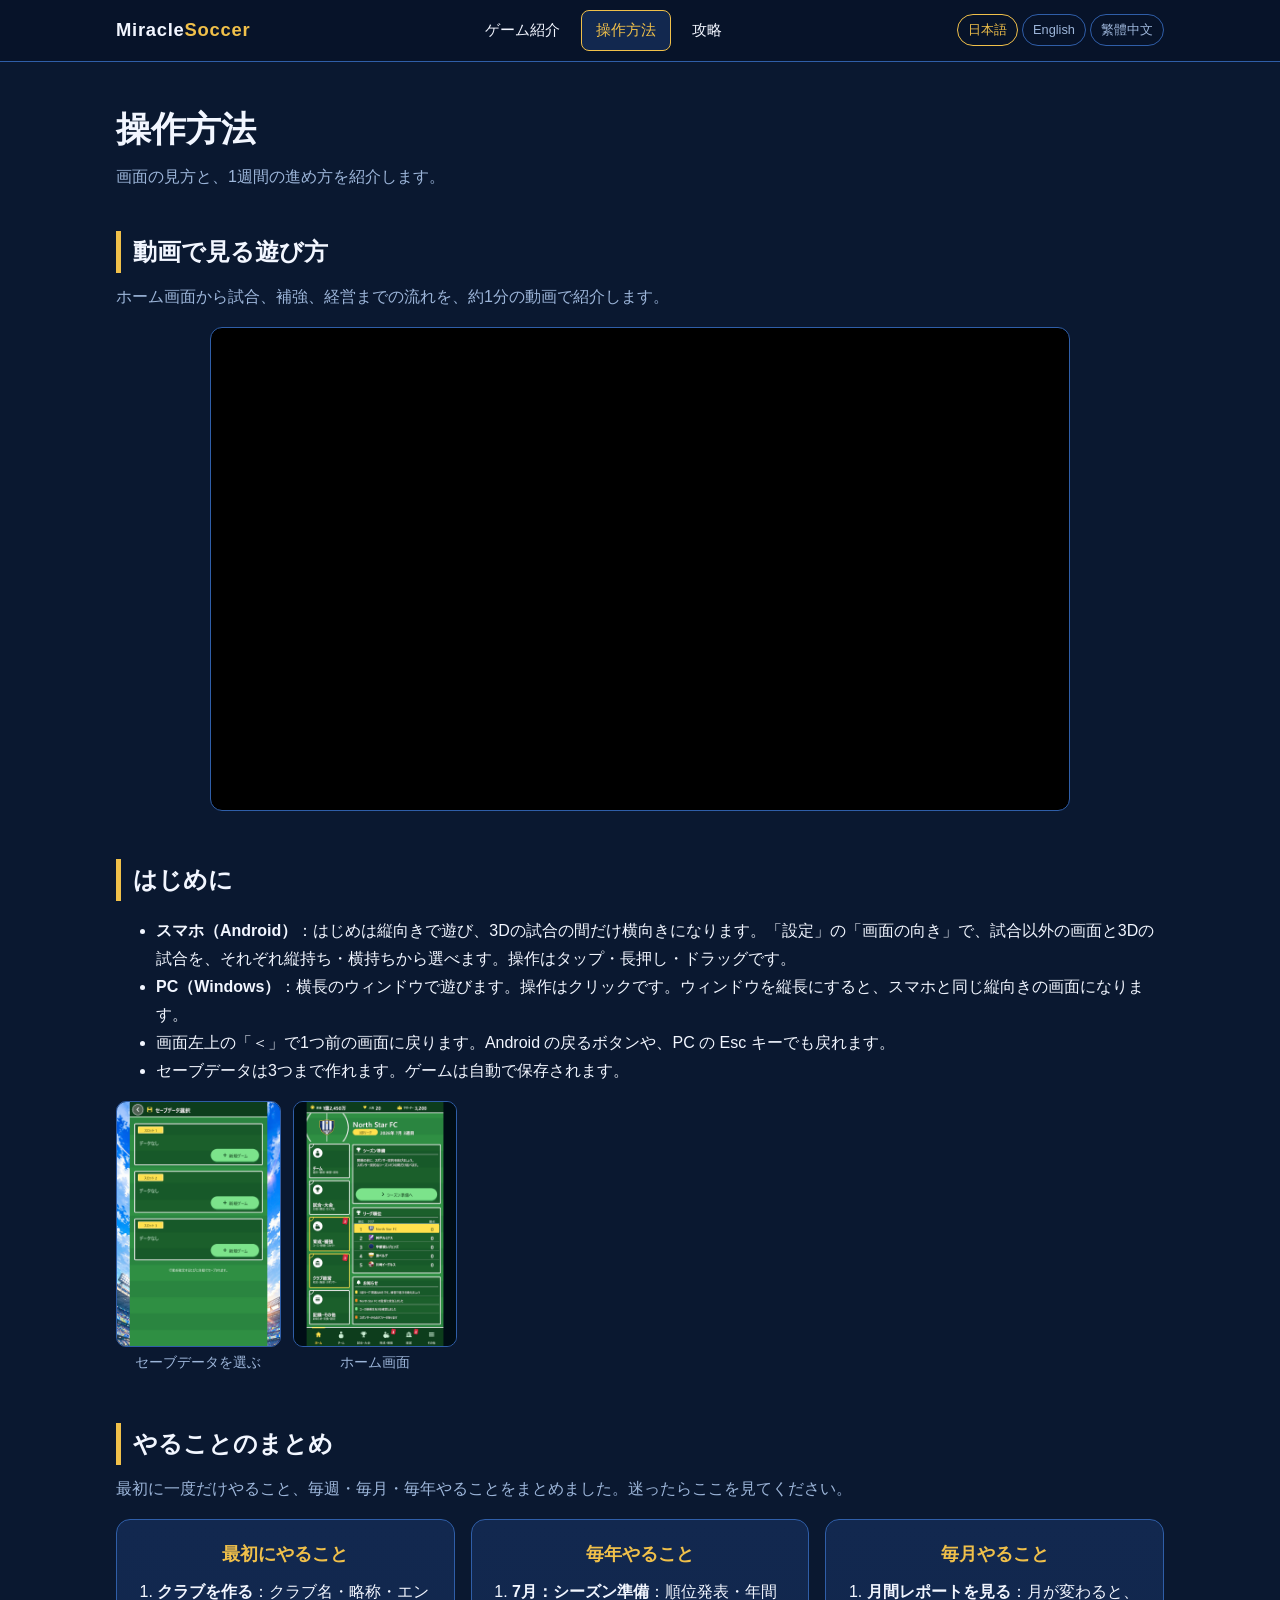
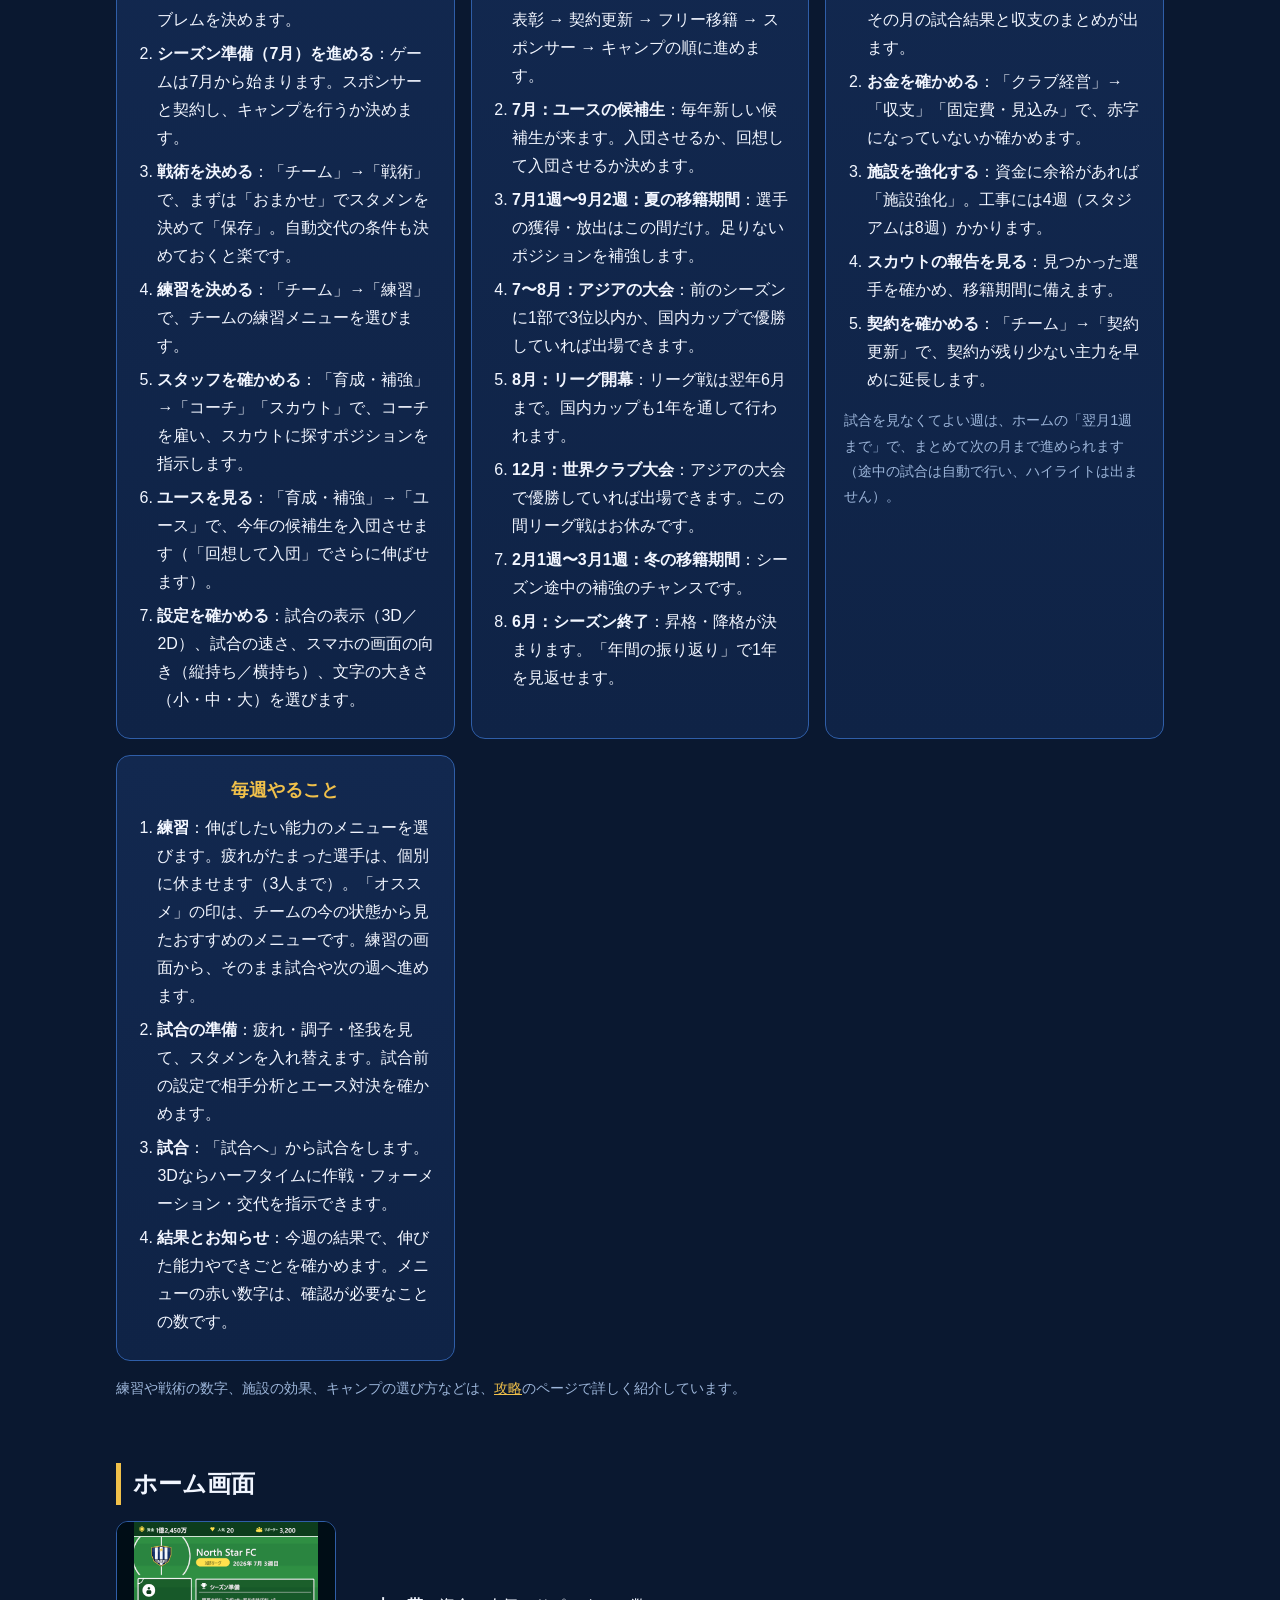
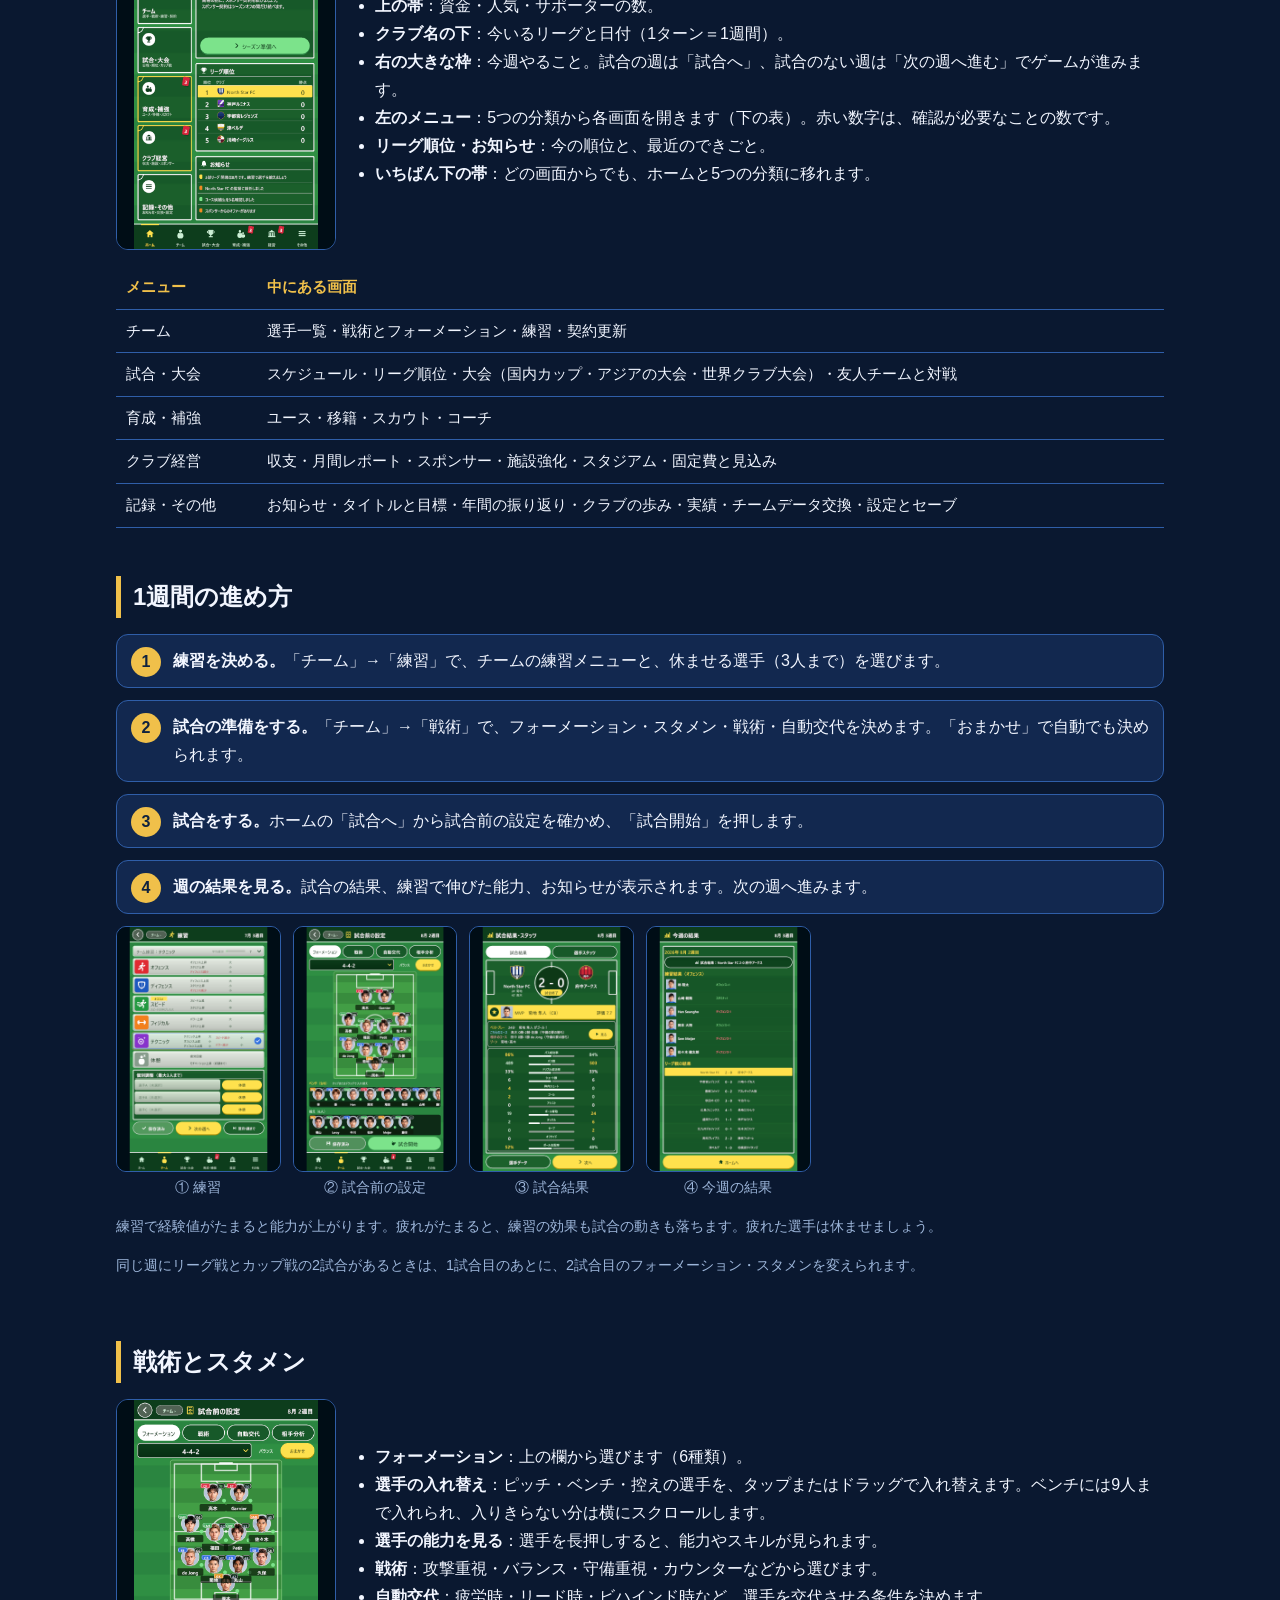
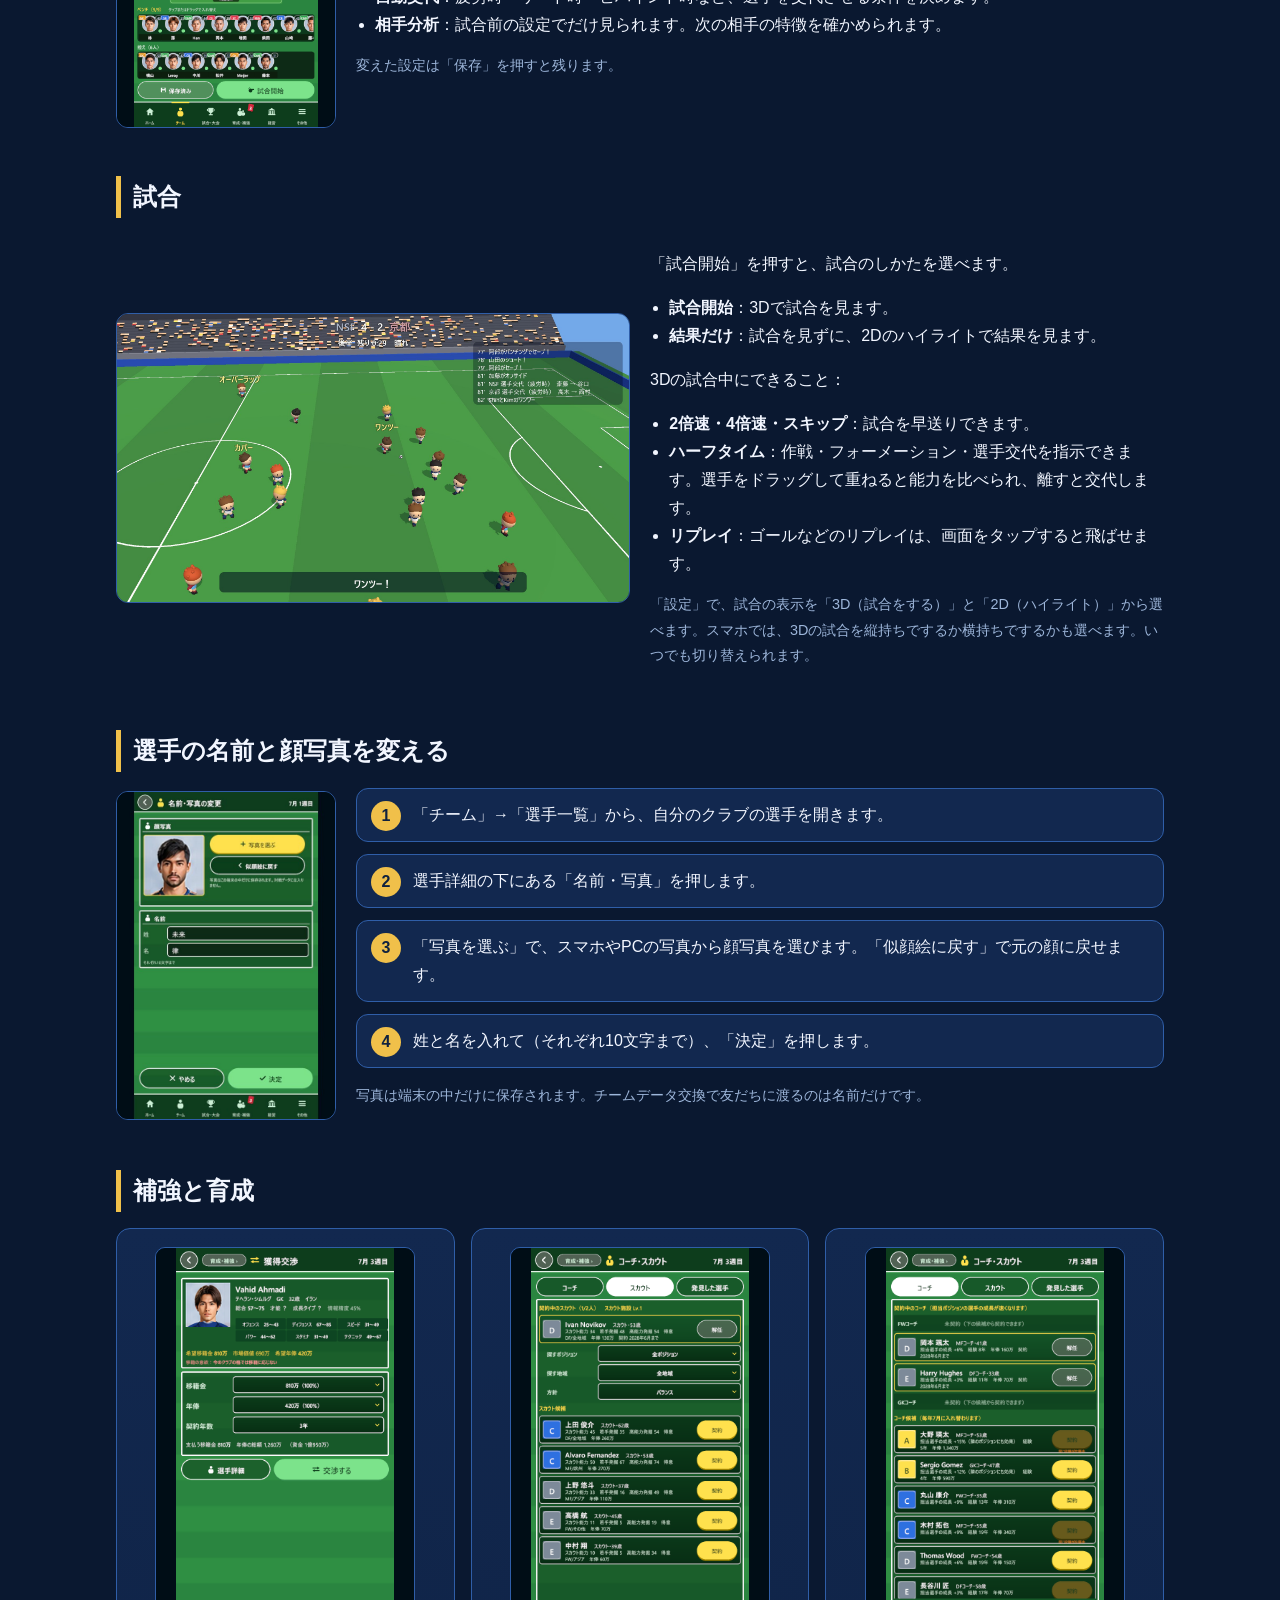
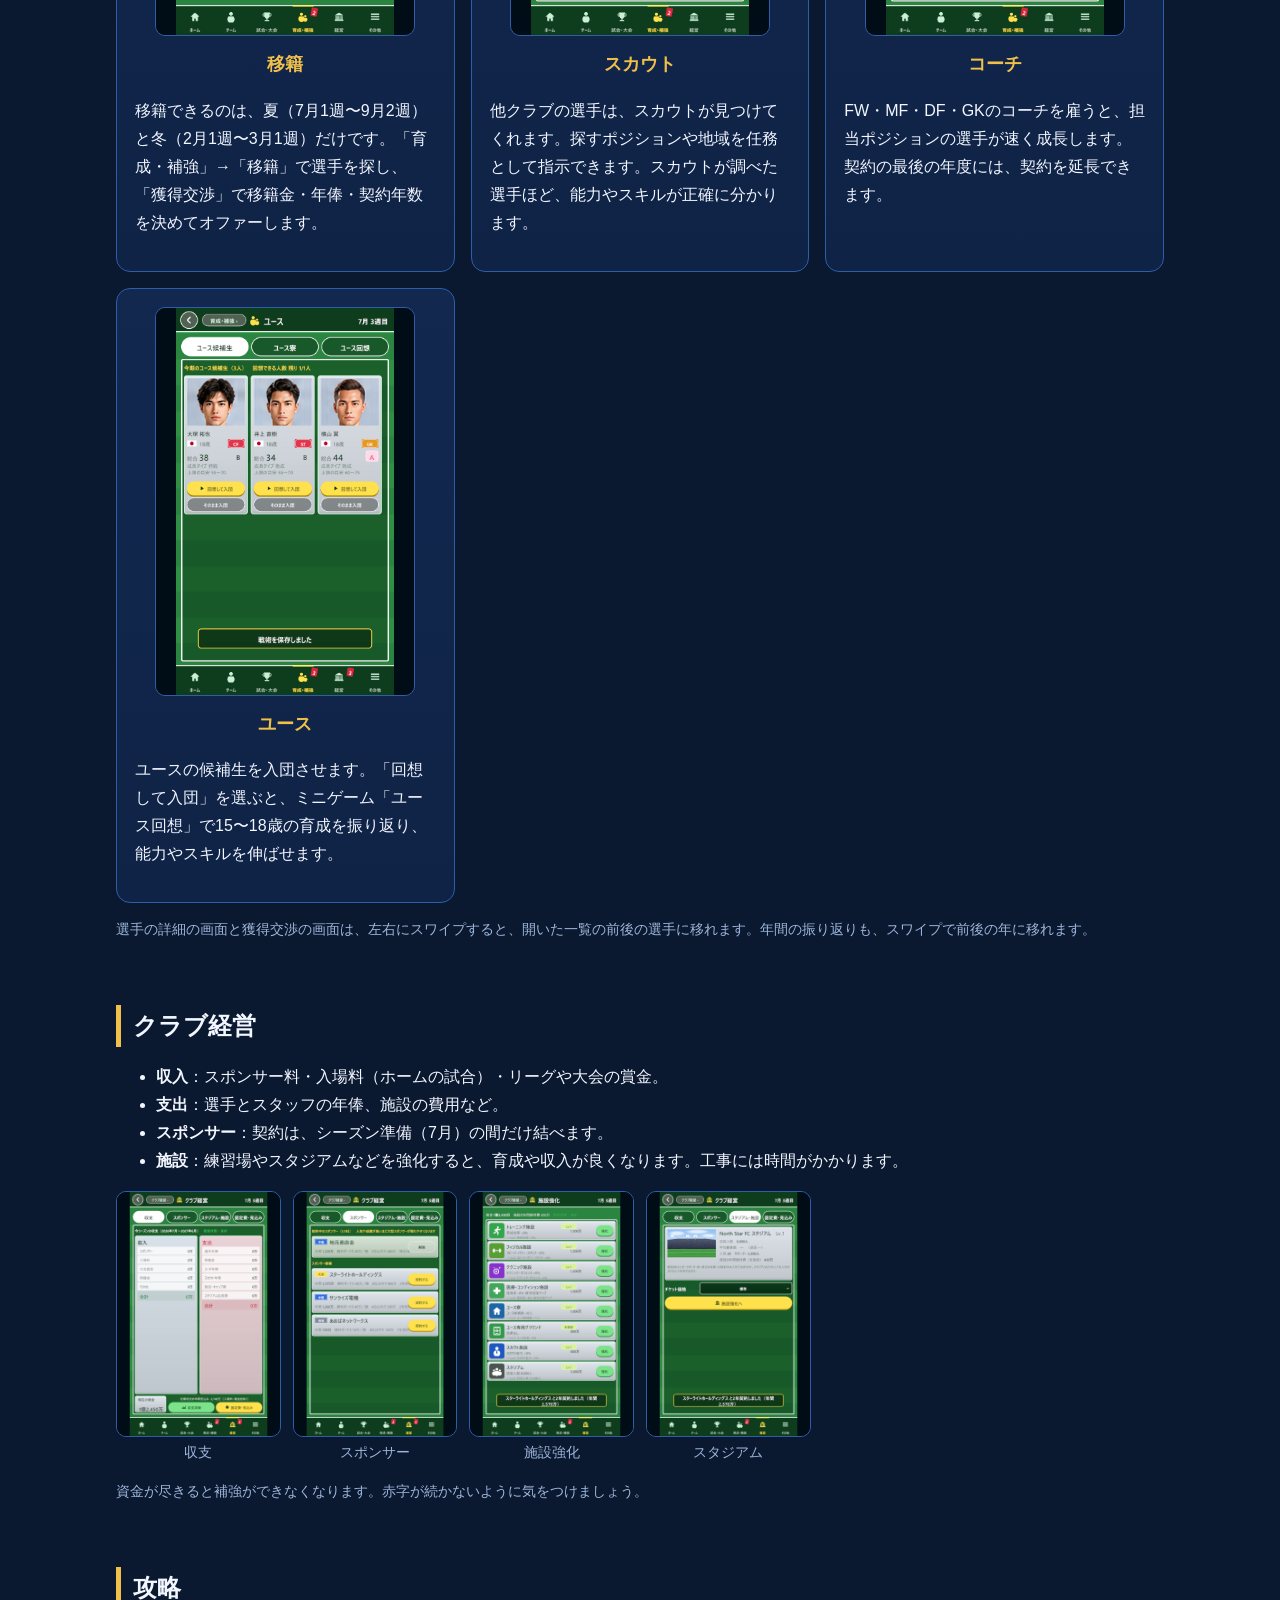
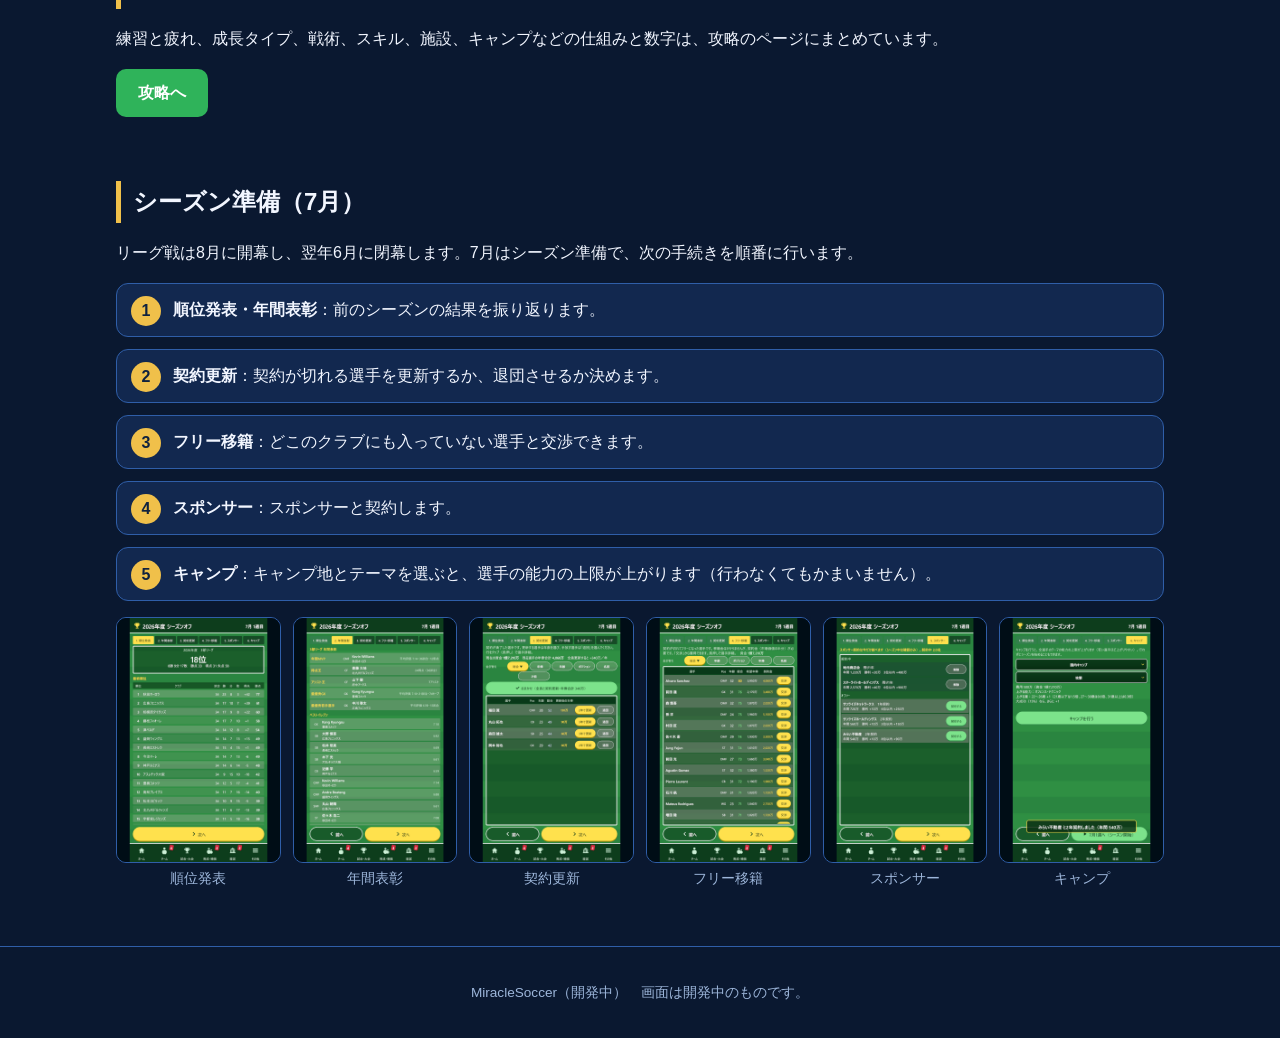
<file: howto.html>
<!doctype html>
<html lang="ja">
<head>
<meta charset="utf-8">
<meta name="viewport" content="width=device-width, initial-scale=1">
<title>操作方法｜MiracleSoccer</title>
<meta name="description" content="MiracleSoccer の画面の見方と、1週間の進め方、試合・練習・移籍の操作方法。">
<link rel="stylesheet" href="style.css">
</head>
<body>
<header class="site-header">
  <div class="inner">
    <a class="logo" href="index.html">Miracle<span>Soccer</span></a>
    <nav>
      <ul>
        <li><a href="index.html">ゲーム紹介</a></li>
        <li><a class="current" href="howto.html">操作方法</a></li>
        <li><a href="guide.html">攻略</a></li>
      </ul>
    </nav>
    <div class="langs"><a class="current" href="howto.html" lang="ja">日本語</a><a href="en/howto.html" lang="en">English</a><a href="zh/howto.html" lang="zh-Hant">繁體中文</a></div>
  </div>
</header>

<main>
  <div class="page-title">
    <h1>操作方法</h1>
    <p>画面の見方と、1週間の進め方を紹介します。</p>
  </div>

  <section>
    <h2>動画で見る遊び方</h2>
    <p class="lead">ホーム画面から試合、補強、経営までの流れを、約1分の動画で紹介します。</p>
    <div class="video"><iframe src="https://www.youtube-nocookie.com/embed/IJoU03zWAG8" title="MiracleSoccer 遊び方" loading="lazy" allow="accelerometer; autoplay; clipboard-write; encrypted-media; gyroscope; picture-in-picture; web-share" referrerpolicy="strict-origin-when-cross-origin" allowfullscreen></iframe></div>
  </section>

  <section>
    <h2>はじめに</h2>
    <ul>
      <li><b>スマホ（Android）</b>：はじめは縦向きで遊び、3Dの試合の間だけ横向きになります。「設定」の「画面の向き」で、試合以外の画面と3Dの試合を、それぞれ縦持ち・横持ちから選べます。操作はタップ・長押し・ドラッグです。</li>
      <li><b>PC（Windows）</b>：横長のウィンドウで遊びます。操作はクリックです。ウィンドウを縦長にすると、スマホと同じ縦向きの画面になります。</li>
      <li>画面左上の「＜」で1つ前の画面に戻ります。Android の戻るボタンや、PC の Esc キーでも戻れます。</li>
      <li>セーブデータは3つまで作れます。ゲームは自動で保存されます。</li>
    </ul>
    <div class="shots">
      <figure><img src="img/02_save_select.png" alt="セーブデータを選ぶ" loading="lazy"><figcaption>セーブデータを選ぶ</figcaption></figure>
      <figure><img src="img/04_home.png" alt="ホーム画面" loading="lazy"><figcaption>ホーム画面</figcaption></figure>
    </div>
  </section>

  <section id="todo">
    <h2>やることのまとめ</h2>
    <p class="lead">最初に一度だけやること、毎週・毎月・毎年やることをまとめました。迷ったらここを見てください。</p>
    <div class="grid two">
      <div class="card">
        <h3>最初にやること</h3>
        <ol>
          <li><b>クラブを作る</b>：クラブ名・略称・エンブレムを決めます。</li>
          <li><b>シーズン準備（7月）を進める</b>：ゲームは7月から始まります。スポンサーと契約し、キャンプを行うか決めます。</li>
          <li><b>戦術を決める</b>：「チーム」→「戦術」で、まずは「おまかせ」でスタメンを決めて「保存」。自動交代の条件も決めておくと楽です。</li>
          <li><b>練習を決める</b>：「チーム」→「練習」で、チームの練習メニューを選びます。</li>
          <li><b>スタッフを確かめる</b>：「育成・補強」→「コーチ」「スカウト」で、コーチを雇い、スカウトに探すポジションを指示します。</li>
          <li><b>ユースを見る</b>：「育成・補強」→「ユース」で、今年の候補生を入団させます（「回想して入団」でさらに伸ばせます）。</li>
          <li><b>設定を確かめる</b>：試合の表示（3D／2D）、試合の速さ、スマホの画面の向き（縦持ち／横持ち）、文字の大きさ（小・中・大）を選びます。</li>
        </ol>
      </div>
      <div class="card">
        <h3>毎年やること</h3>
        <ol>
          <li><b>7月：シーズン準備</b>：順位発表・年間表彰 → 契約更新 → フリー移籍 → スポンサー → キャンプの順に進めます。</li>
          <li><b>7月：ユースの候補生</b>：毎年新しい候補生が来ます。入団させるか、回想して入団させるか決めます。</li>
          <li><b>7月1週〜9月2週：夏の移籍期間</b>：選手の獲得・放出はこの間だけ。足りないポジションを補強します。</li>
          <li><b>7〜8月：アジアの大会</b>：前のシーズンに1部で3位以内か、国内カップで優勝していれば出場できます。</li>
          <li><b>8月：リーグ開幕</b>：リーグ戦は翌年6月まで。国内カップも1年を通して行われます。</li>
          <li><b>12月：世界クラブ大会</b>：アジアの大会で優勝していれば出場できます。この間リーグ戦はお休みです。</li>
          <li><b>2月1週〜3月1週：冬の移籍期間</b>：シーズン途中の補強のチャンスです。</li>
          <li><b>6月：シーズン終了</b>：昇格・降格が決まります。「年間の振り返り」で1年を見返せます。</li>
        </ol>
      </div>
      <div class="card">
        <h3>毎月やること</h3>
        <ol>
          <li><b>月間レポートを見る</b>：月が変わると、その月の試合結果と収支のまとめが出ます。</li>
          <li><b>お金を確かめる</b>：「クラブ経営」→「収支」「固定費・見込み」で、赤字になっていないか確かめます。</li>
          <li><b>施設を強化する</b>：資金に余裕があれば「施設強化」。工事には4週（スタジアムは8週）かかります。</li>
          <li><b>スカウトの報告を見る</b>：見つかった選手を確かめ、移籍期間に備えます。</li>
          <li><b>契約を確かめる</b>：「チーム」→「契約更新」で、契約が残り少ない主力を早めに延長します。</li>
        </ol>
        <p class="note">試合を見なくてよい週は、ホームの「翌月1週まで」で、まとめて次の月まで進められます（途中の試合は自動で行い、ハイライトは出ません）。</p>
      </div>
      <div class="card">
        <h3>毎週やること</h3>
        <ol>
          <li><b>練習</b>：伸ばしたい能力のメニューを選びます。疲れがたまった選手は、個別に休ませます（3人まで）。「オススメ」の印は、チームの今の状態から見たおすすめのメニューです。練習の画面から、そのまま試合や次の週へ進めます。</li>
          <li><b>試合の準備</b>：疲れ・調子・怪我を見て、スタメンを入れ替えます。試合前の設定で相手分析とエース対決を確かめます。</li>
          <li><b>試合</b>：「試合へ」から試合をします。3Dならハーフタイムに作戦・フォーメーション・交代を指示できます。</li>
          <li><b>結果とお知らせ</b>：今週の結果で、伸びた能力やできごとを確かめます。メニューの赤い数字は、確認が必要なことの数です。</li>
        </ol>
      </div>
    </div>
    <p class="note">練習や戦術の数字、施設の効果、キャンプの選び方などは、<a href="guide.html">攻略</a>のページで詳しく紹介しています。</p>
  </section>

  <section>
    <h2>ホーム画面</h2>
    <div class="feature">
      <img class="phone" src="img/04_home.png" alt="ホーム画面" loading="lazy">
      <div>
        <ul>
          <li><b>上の帯</b>：資金・人気・サポーターの数。</li>
          <li><b>クラブ名の下</b>：今いるリーグと日付（1ターン＝1週間）。</li>
          <li><b>右の大きな枠</b>：今週やること。試合の週は「試合へ」、試合のない週は「次の週へ進む」でゲームが進みます。</li>
          <li><b>左のメニュー</b>：5つの分類から各画面を開きます（下の表）。赤い数字は、確認が必要なことの数です。</li>
          <li><b>リーグ順位・お知らせ</b>：今の順位と、最近のできごと。</li>
          <li><b>いちばん下の帯</b>：どの画面からでも、ホームと5つの分類に移れます。</li>
        </ul>
      </div>
    </div>
    <div class="table-wrap" style="margin-top:16px">
      <table>
        <tr><th>メニュー</th><th>中にある画面</th></tr>
        <tr><td>チーム</td><td>選手一覧・戦術とフォーメーション・練習・契約更新</td></tr>
        <tr><td>試合・大会</td><td>スケジュール・リーグ順位・大会（国内カップ・アジアの大会・世界クラブ大会）・友人チームと対戦</td></tr>
        <tr><td>育成・補強</td><td>ユース・移籍・スカウト・コーチ</td></tr>
        <tr><td>クラブ経営</td><td>収支・月間レポート・スポンサー・施設強化・スタジアム・固定費と見込み</td></tr>
        <tr><td>記録・その他</td><td>お知らせ・タイトルと目標・年間の振り返り・クラブの歩み・実績・チームデータ交換・設定とセーブ</td></tr>
      </table>
    </div>
  </section>

  <section>
    <h2>1週間の進め方</h2>
    <ol class="steps">
      <li><b>練習を決める。</b>「チーム」→「練習」で、チームの練習メニューと、休ませる選手（3人まで）を選びます。</li>
      <li><b>試合の準備をする。</b>「チーム」→「戦術」で、フォーメーション・スタメン・戦術・自動交代を決めます。「おまかせ」で自動でも決められます。</li>
      <li><b>試合をする。</b>ホームの「試合へ」から試合前の設定を確かめ、「試合開始」を押します。</li>
      <li><b>週の結果を見る。</b>試合の結果、練習で伸びた能力、お知らせが表示されます。次の週へ進みます。</li>
    </ol>
    <div class="shots">
      <figure><img src="img/53_training.png" alt="① 練習" loading="lazy"><figcaption>① 練習</figcaption></figure>
      <figure><img src="img/59_prematch.png" alt="② 試合前の設定" loading="lazy"><figcaption>② 試合前の設定</figcaption></figure>
      <figure><img src="img/76_match_result_0.png" alt="③ 試合結果" loading="lazy"><figcaption>③ 試合結果</figcaption></figure>
      <figure><img src="img/78_week_report_match.png" alt="④ 今週の結果" loading="lazy"><figcaption>④ 今週の結果</figcaption></figure>
    </div>
    <p class="note">練習で経験値がたまると能力が上がります。疲れがたまると、練習の効果も試合の動きも落ちます。疲れた選手は休ませましょう。</p>
    <p class="note">同じ週にリーグ戦とカップ戦の2試合があるときは、1試合目のあとに、2試合目のフォーメーション・スタメンを変えられます。</p>
  </section>

  <section>
    <h2>戦術とスタメン</h2>
    <div class="feature">
      <img class="phone" src="img/59_prematch.png" alt="試合前の設定の画面" loading="lazy">
      <div>
        <ul>
          <li><b>フォーメーション</b>：上の欄から選びます（6種類）。</li>
          <li><b>選手の入れ替え</b>：ピッチ・ベンチ・控えの選手を、タップまたはドラッグで入れ替えます。ベンチには9人まで入れられ、入りきらない分は横にスクロールします。</li>
          <li><b>選手の能力を見る</b>：選手を長押しすると、能力やスキルが見られます。</li>
          <li><b>戦術</b>：攻撃重視・バランス・守備重視・カウンターなどから選びます。</li>
          <li><b>自動交代</b>：疲労時・リード時・ビハインド時など、選手を交代させる条件を決めます。</li>
          <li><b>相手分析</b>：試合前の設定でだけ見られます。次の相手の特徴を確かめられます。</li>
        </ul>
        <p class="note">変えた設定は「保存」を押すと残ります。</p>
      </div>
    </div>
  </section>

  <section>
    <h2>試合</h2>
    <div class="feature wide">
      <img src="img/match3d_1.jpg" alt="3Dの試合の画面" loading="lazy">
      <div>
        <p>「試合開始」を押すと、試合のしかたを選べます。</p>
        <ul>
          <li><b>試合開始</b>：3Dで試合を見ます。</li>
          <li><b>結果だけ</b>：試合を見ずに、2Dのハイライトで結果を見ます。</li>
        </ul>
        <p>3Dの試合中にできること：</p>
        <ul>
          <li><b>2倍速・4倍速・スキップ</b>：試合を早送りできます。</li>
          <li><b>ハーフタイム</b>：作戦・フォーメーション・選手交代を指示できます。選手をドラッグして重ねると能力を比べられ、離すと交代します。</li>
          <li><b>リプレイ</b>：ゴールなどのリプレイは、画面をタップすると飛ばせます。</li>
        </ul>
        <p class="note">「設定」で、試合の表示を「3D（試合をする）」と「2D（ハイライト）」から選べます。スマホでは、3Dの試合を縦持ちでするか横持ちでするかも選べます。いつでも切り替えられます。</p>
      </div>
    </div>
  </section>

  <section>
    <h2>選手の名前と顔写真を変える</h2>
    <div class="feature">
      <img class="phone" src="img/feat_edit_player.jpg" alt="名前・写真の変更の画面" loading="lazy">
      <div>
        <ol class="steps">
          <li>「チーム」→「選手一覧」から、自分のクラブの選手を開きます。</li>
          <li>選手詳細の下にある「名前・写真」を押します。</li>
          <li>「写真を選ぶ」で、スマホやPCの写真から顔写真を選びます。「似顔絵に戻す」で元の顔に戻せます。</li>
          <li>姓と名を入れて（それぞれ10文字まで）、「決定」を押します。</li>
        </ol>
        <p class="note">写真は端末の中だけに保存されます。チームデータ交換で友だちに渡るのは名前だけです。</p>
      </div>
    </div>
  </section>

  <section>
    <h2>補強と育成</h2>
    <div class="grid two">
      <div class="card">
        <img class="card-img" src="img/41_negotiation.png" alt="獲得交渉の画面" loading="lazy">
        <h3>移籍</h3>
        <p>移籍できるのは、夏（7月1週〜9月2週）と冬（2月1週〜3月1週）だけです。「育成・補強」→「移籍」で選手を探し、「獲得交渉」で移籍金・年俸・契約年数を決めてオファーします。</p>
      </div>
      <div class="card">
        <img class="card-img" src="img/46_staff_scout.png" alt="スカウトの画面" loading="lazy">
        <h3>スカウト</h3>
        <p>他クラブの選手は、スカウトが見つけてくれます。探すポジションや地域を任務として指示できます。スカウトが調べた選手ほど、能力やスキルが正確に分かります。</p>
      </div>
      <div class="card">
        <img class="card-img" src="img/45_staff_coach.png" alt="コーチの画面" loading="lazy">
        <h3>コーチ</h3>
        <p>FW・MF・DF・GKのコーチを雇うと、担当ポジションの選手が速く成長します。契約の最後の年度には、契約を延長できます。</p>
      </div>
      <div class="card">
        <img class="card-img" src="img/14_youth_candidates.png" alt="ユース候補生の画面" loading="lazy">
        <h3>ユース</h3>
        <p>ユースの候補生を入団させます。「回想して入団」を選ぶと、ミニゲーム「ユース回想」で15〜18歳の育成を振り返り、能力やスキルを伸ばせます。</p>
      </div>
    </div>
    <p class="note">選手の詳細の画面と獲得交渉の画面は、左右にスワイプすると、開いた一覧の前後の選手に移れます。年間の振り返りも、スワイプで前後の年に移れます。</p>
  </section>

  <section>
    <h2>クラブ経営</h2>
    <ul>
      <li><b>収入</b>：スポンサー料・入場料（ホームの試合）・リーグや大会の賞金。</li>
      <li><b>支出</b>：選手とスタッフの年俸、施設の費用など。</li>
      <li><b>スポンサー</b>：契約は、シーズン準備（7月）の間だけ結べます。</li>
      <li><b>施設</b>：練習場やスタジアムなどを強化すると、育成や収入が良くなります。工事には時間がかかります。</li>
    </ul>
    <div class="shots">
      <figure><img src="img/34_mgmt_finance.png" alt="収支" loading="lazy"><figcaption>収支</figcaption></figure>
      <figure><img src="img/35_mgmt_sponsor.png" alt="スポンサー" loading="lazy"><figcaption>スポンサー</figcaption></figure>
      <figure><img src="img/37_facility.png" alt="施設強化" loading="lazy"><figcaption>施設強化</figcaption></figure>
      <figure><img src="img/36_mgmt_stadium.png" alt="スタジアム" loading="lazy"><figcaption>スタジアム</figcaption></figure>
    </div>
    <p class="note">資金が尽きると補強ができなくなります。赤字が続かないように気をつけましょう。</p>
  </section>

  <section>
    <h2>攻略</h2>
    <p>練習と疲れ、成長タイプ、戦術、スキル、施設、キャンプなどの仕組みと数字は、攻略のページにまとめています。</p>
    <p><a class="btn" href="guide.html">攻略へ</a></p>
  </section>

  <section>
    <h2>シーズン準備（7月）</h2>
    <p>リーグ戦は8月に開幕し、翌年6月に閉幕します。7月はシーズン準備で、次の手続きを順番に行います。</p>
    <ol class="steps">
      <li><b>順位発表・年間表彰</b>：前のシーズンの結果を振り返ります。</li>
      <li><b>契約更新</b>：契約が切れる選手を更新するか、退団させるか決めます。</li>
      <li><b>フリー移籍</b>：どこのクラブにも入っていない選手と交渉できます。</li>
      <li><b>スポンサー</b>：スポンサーと契約します。</li>
      <li><b>キャンプ</b>：キャンプ地とテーマを選ぶと、選手の能力の上限が上がります（行わなくてもかまいません）。</li>
    </ol>
    <div style="margin-top:16px">
    <div class="shots">
      <figure><img src="img/116_offseason_standings.png" alt="順位発表" loading="lazy"><figcaption>順位発表</figcaption></figure>
      <figure><img src="img/117_offseason_awards.png" alt="年間表彰" loading="lazy"><figcaption>年間表彰</figcaption></figure>
      <figure><img src="img/118_offseason_contracts.png" alt="契約更新" loading="lazy"><figcaption>契約更新</figcaption></figure>
      <figure><img src="img/119_offseason_free_agents.png" alt="フリー移籍" loading="lazy"><figcaption>フリー移籍</figcaption></figure>
      <figure><img src="img/120_offseason_sponsors.png" alt="スポンサー" loading="lazy"><figcaption>スポンサー</figcaption></figure>
      <figure><img src="img/121_offseason_camp.png" alt="キャンプ" loading="lazy"><figcaption>キャンプ</figcaption></figure>
    </div>
    </div>
  </section>
</main>

<footer>
  <p>MiracleSoccer（開発中）　画面は開発中のものです。</p>
</footer>
</body>
</html>
</file>
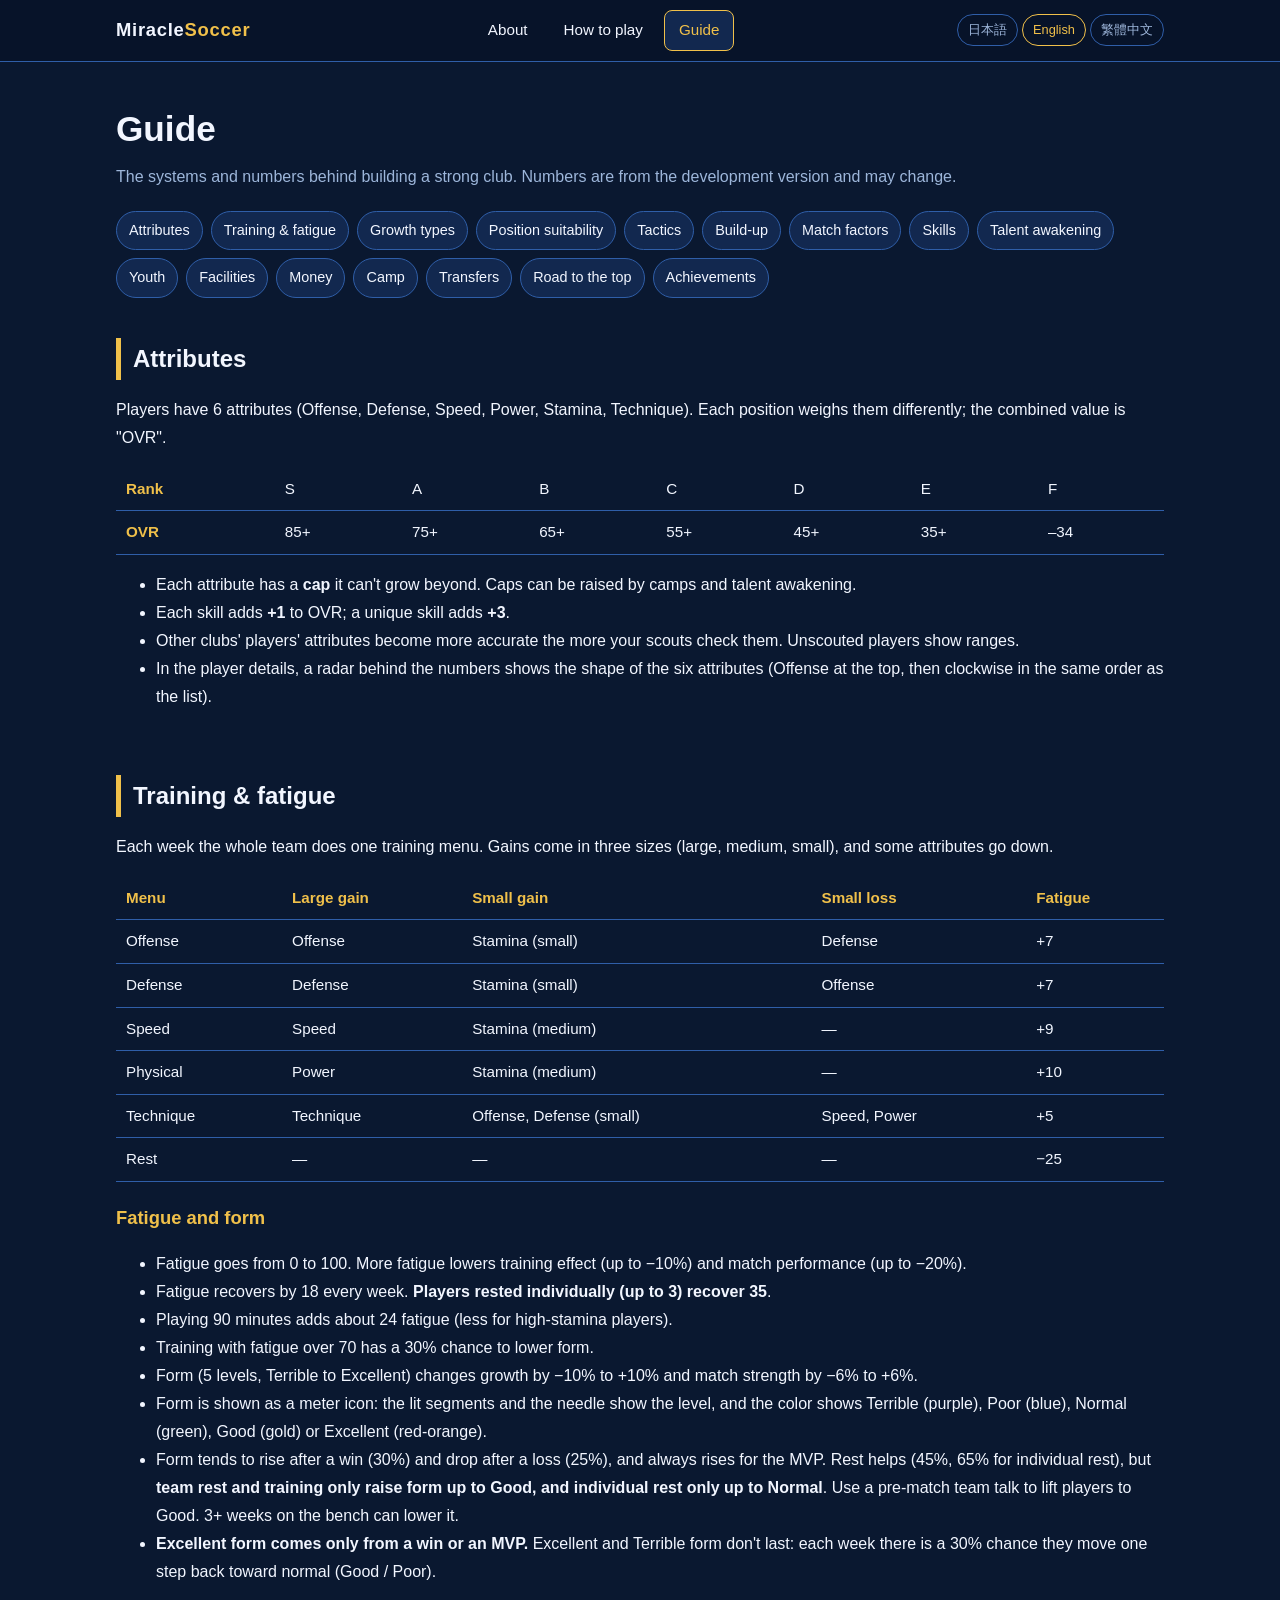
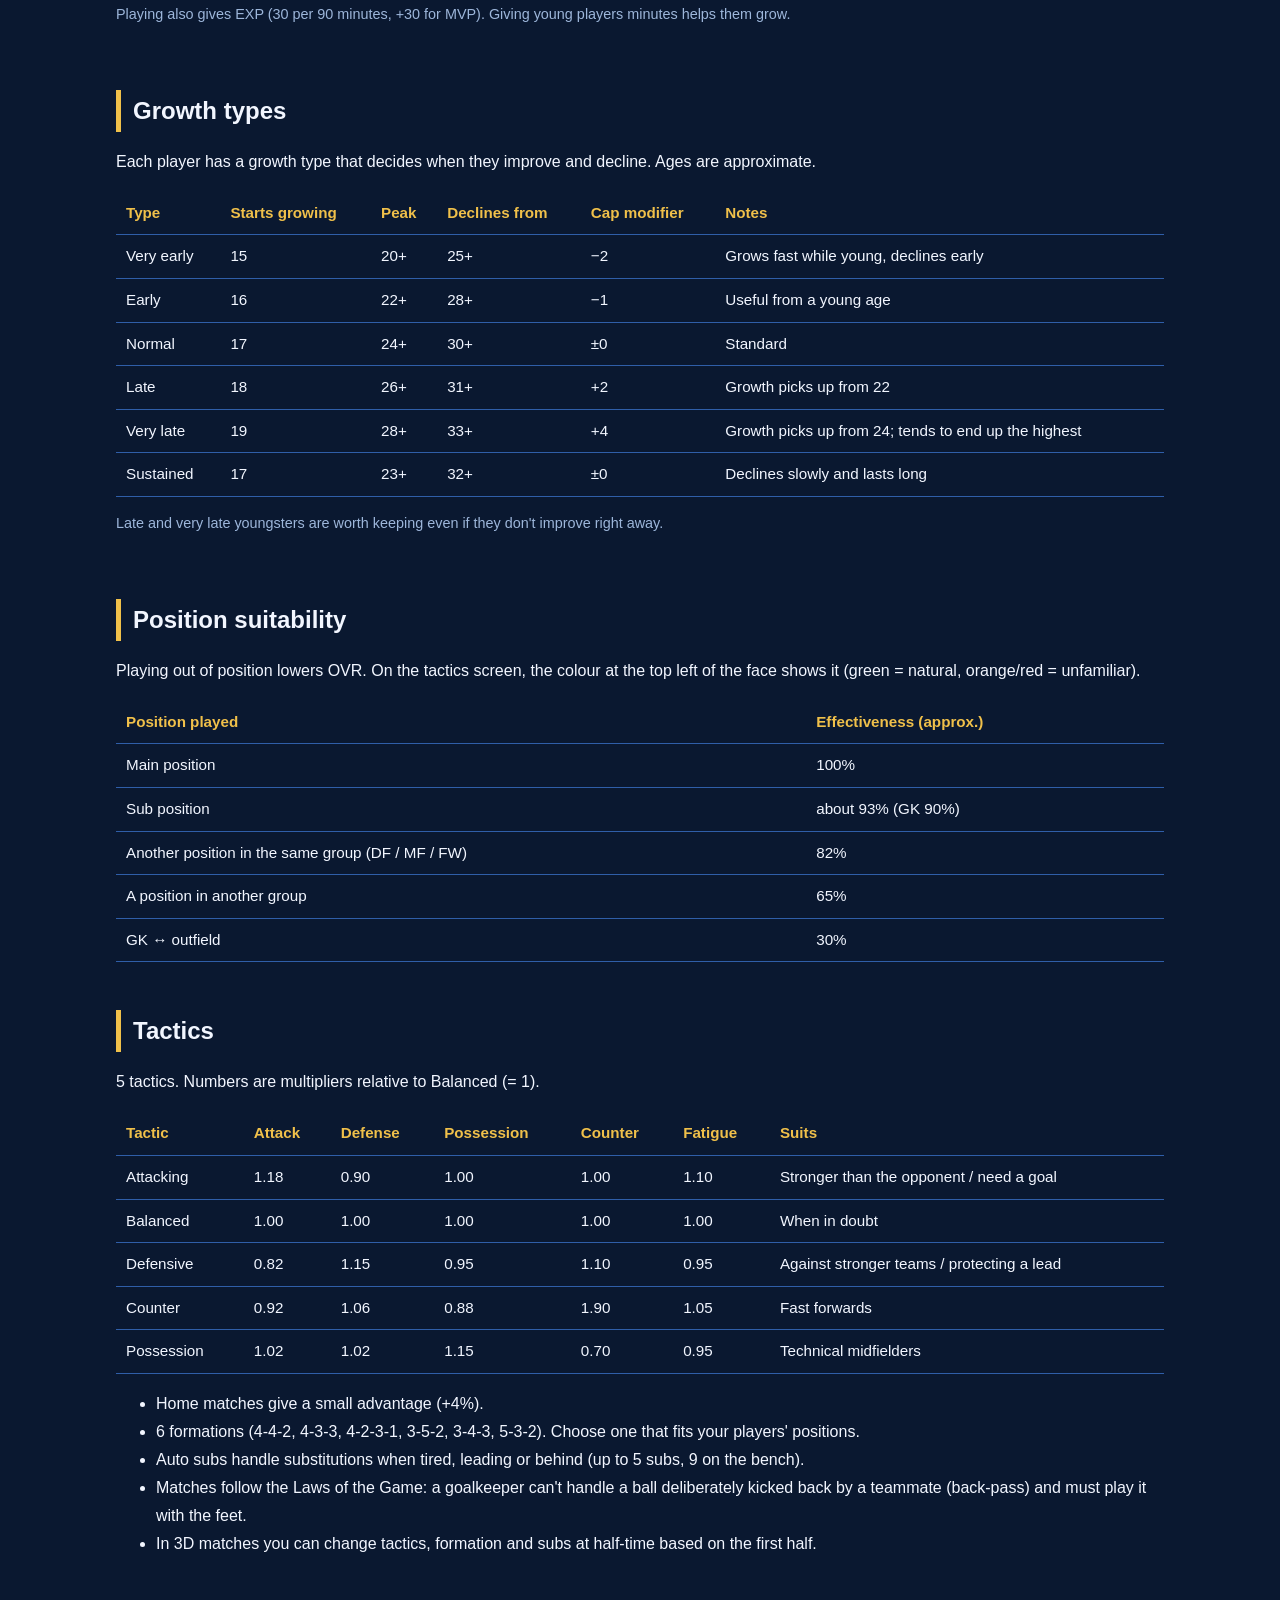
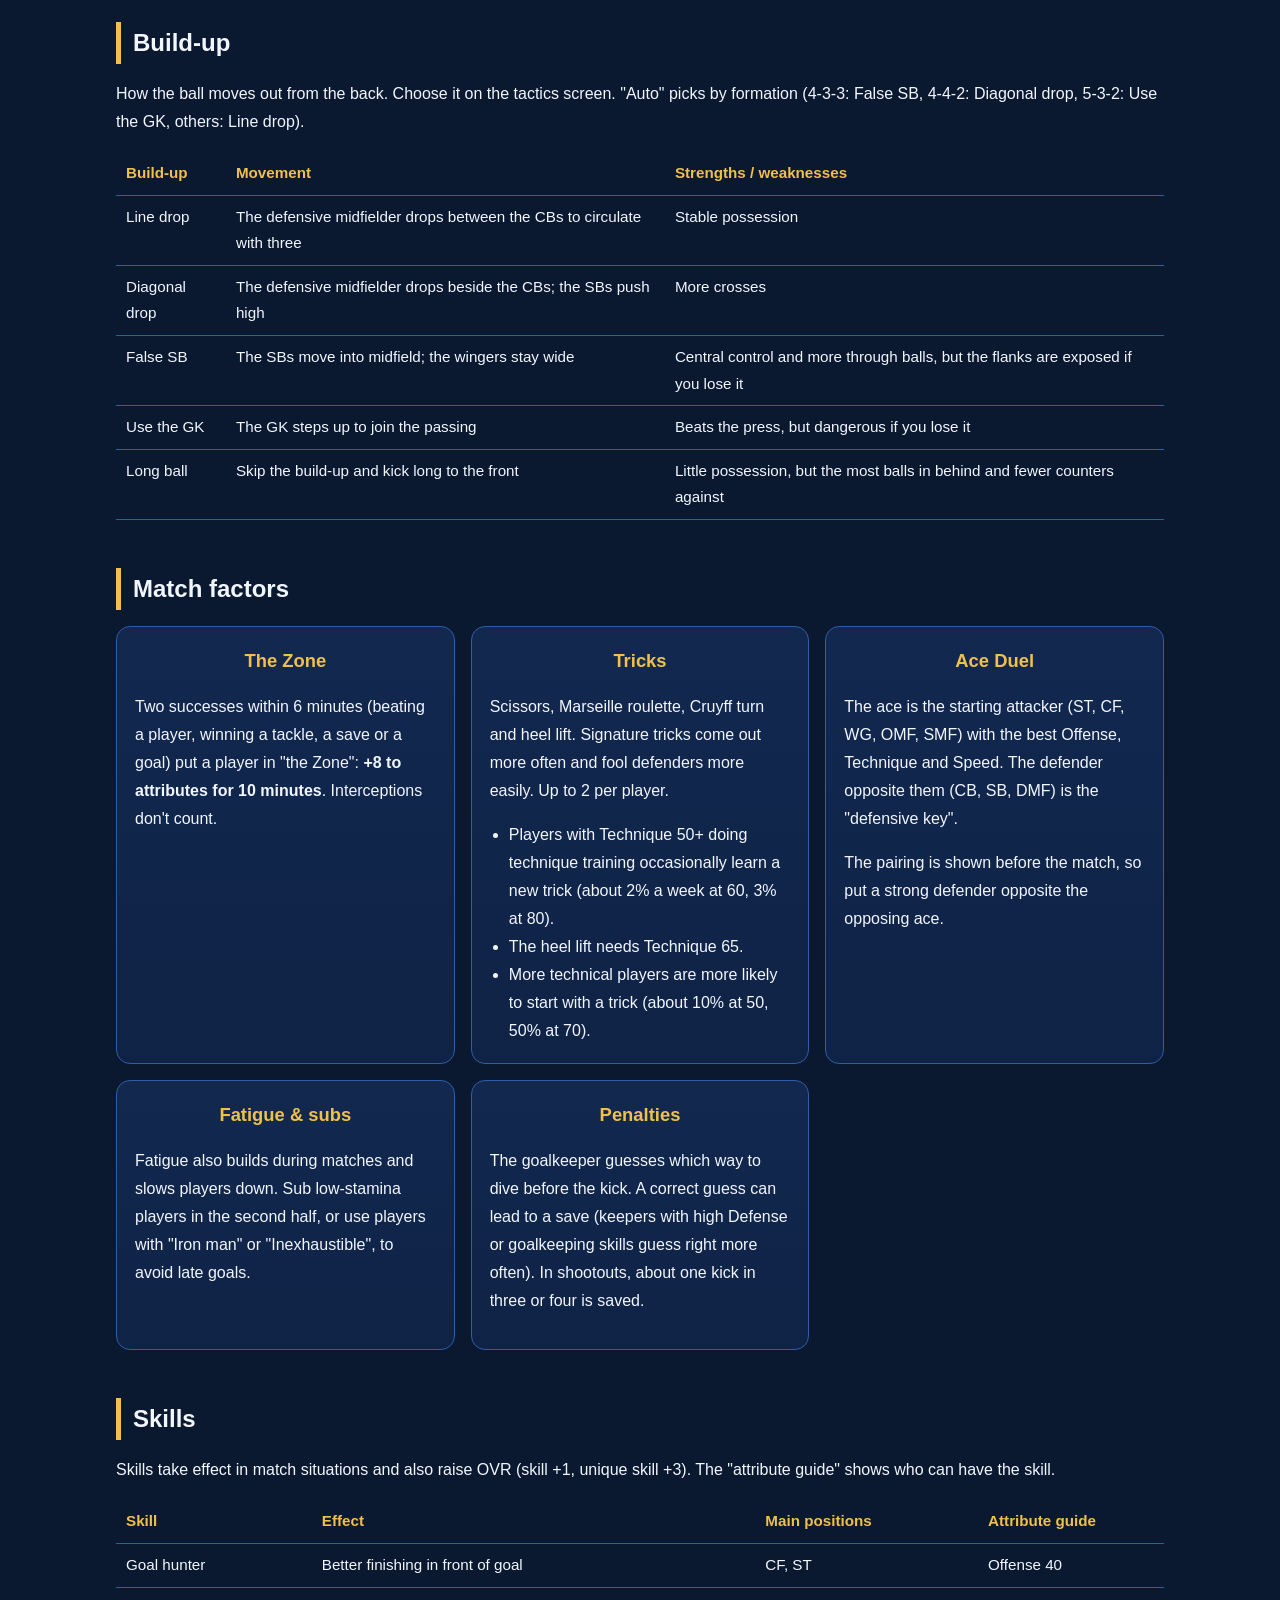
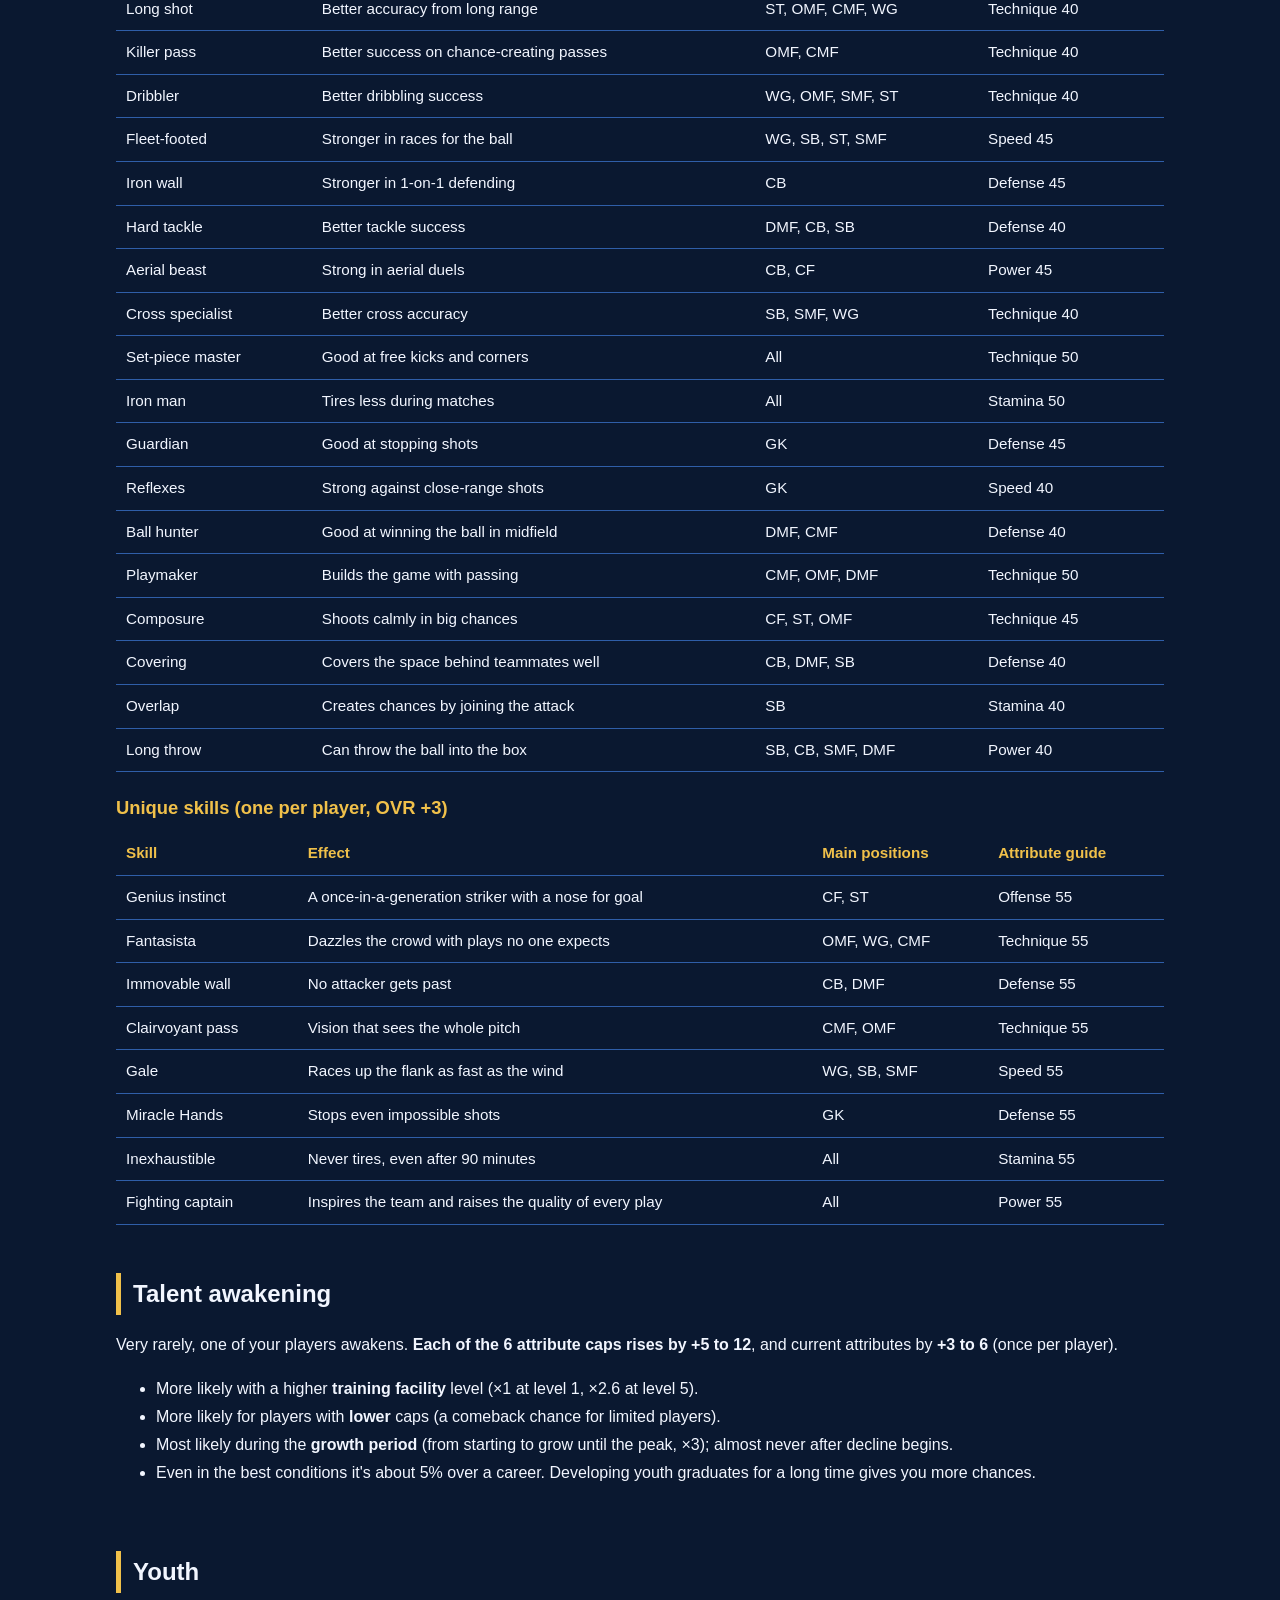
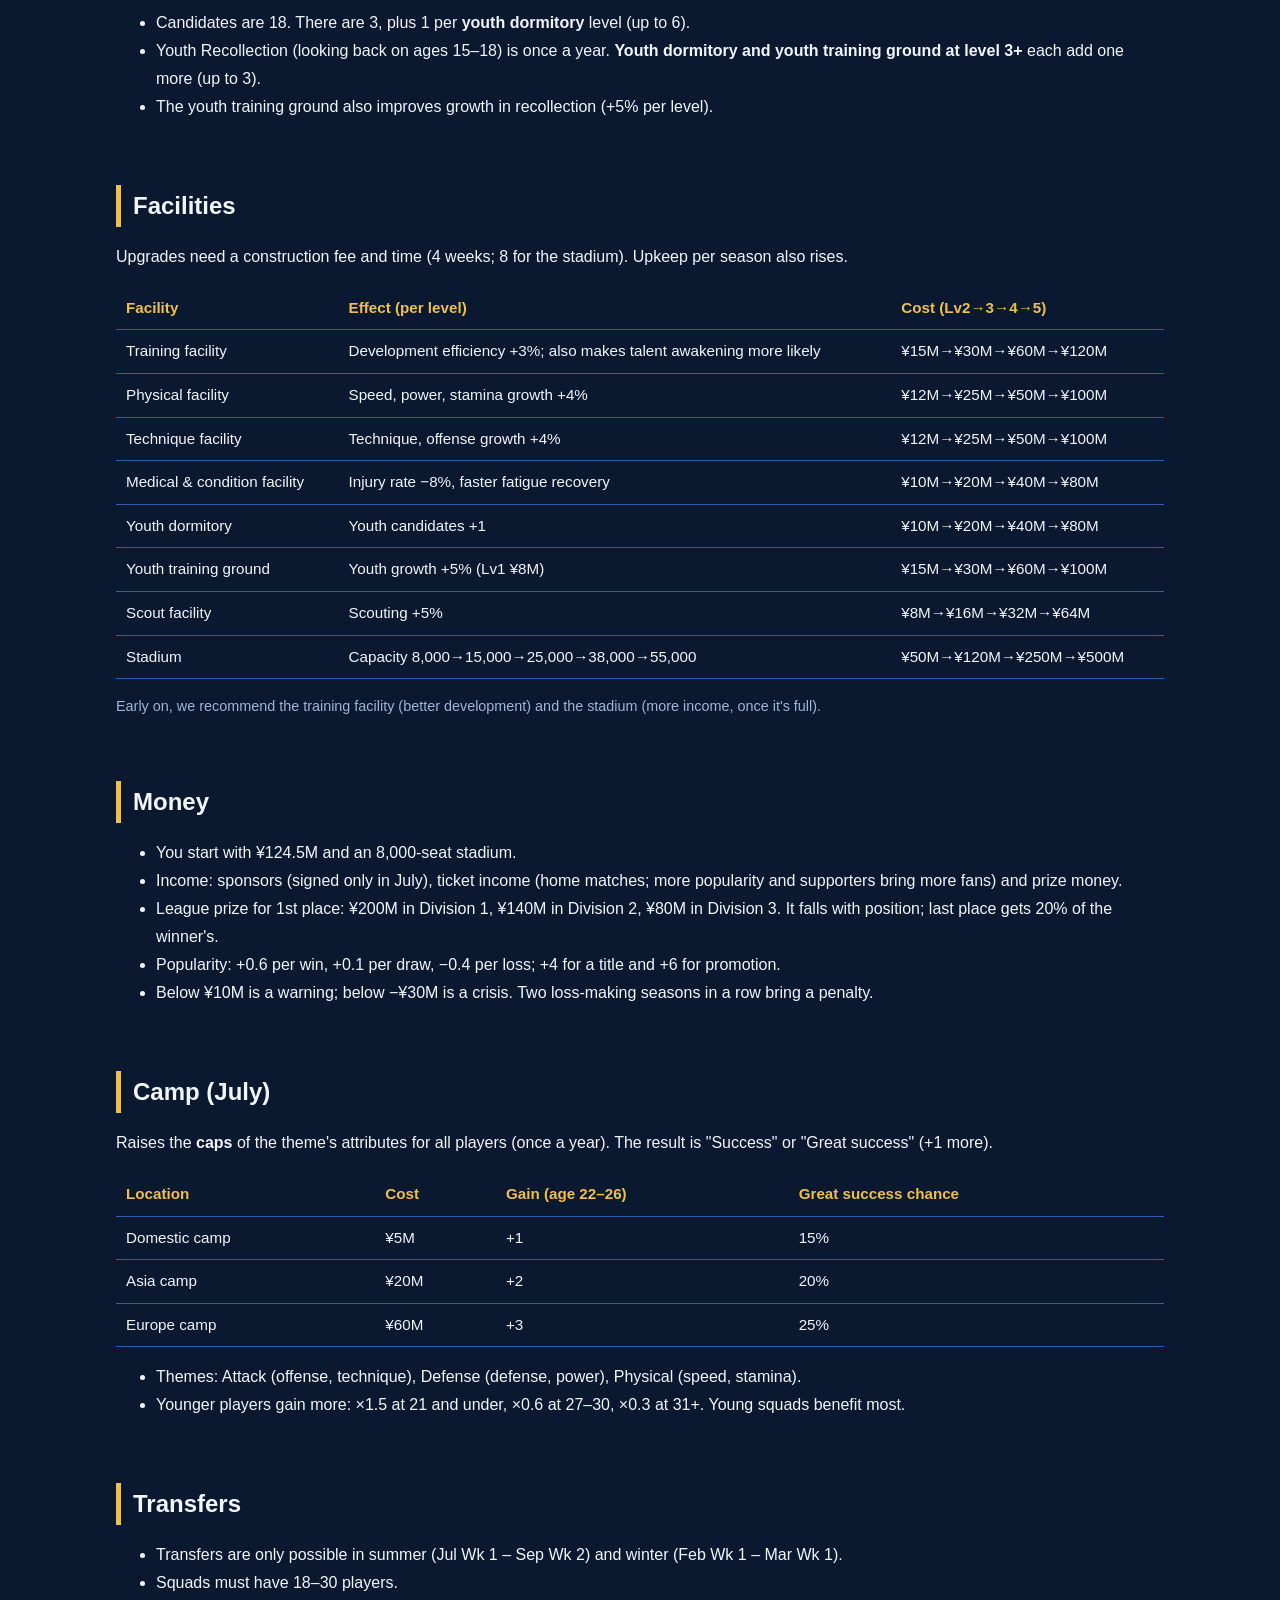
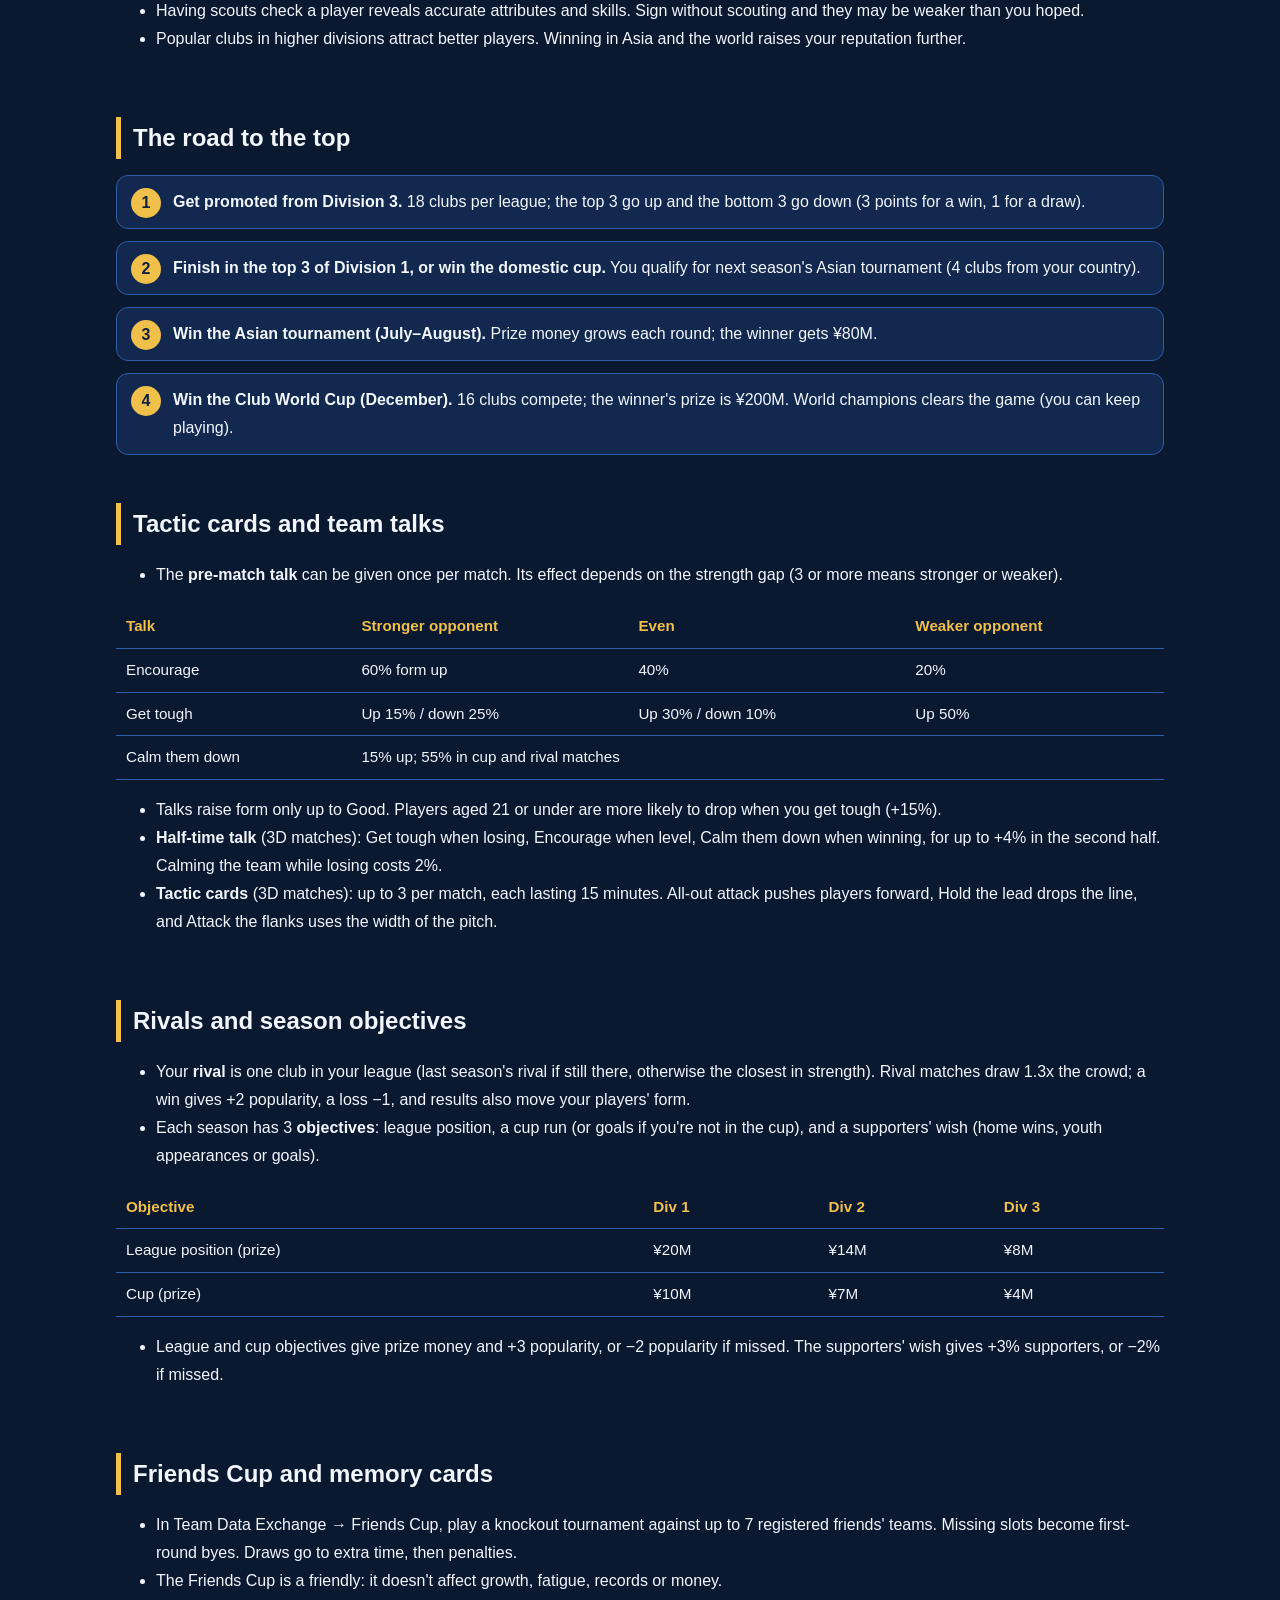
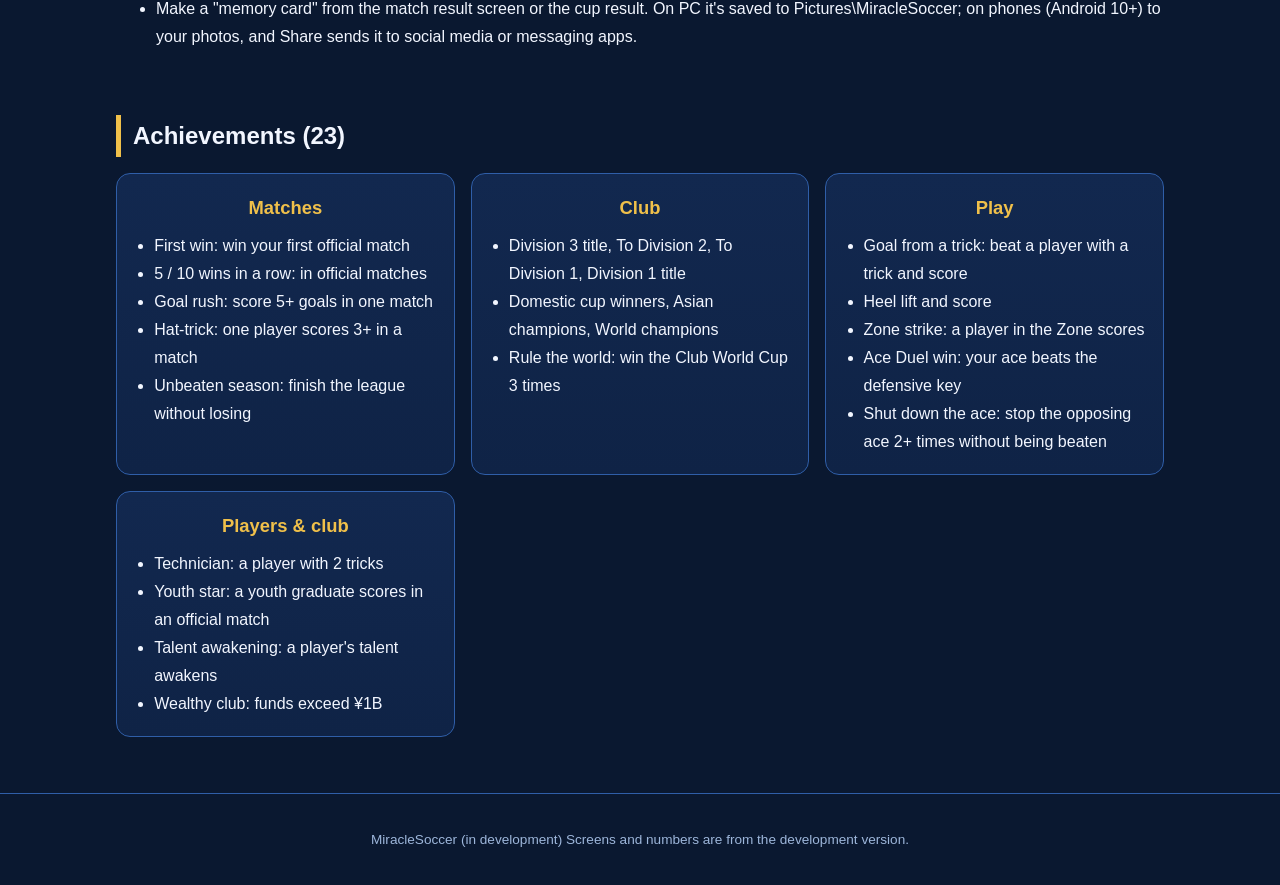
<file: en/guide.html>
<!doctype html>
<html lang="en">
<head>
<meta charset="utf-8">
<meta name="viewport" content="width=device-width, initial-scale=1">
<title>Guide | MiracleSoccer</title>
<meta name="description" content="MiracleSoccer guide: training and fatigue, growth types, position suitability, tactics and build-up, the Zone, tricks, talent awakening, skills, facilities, money, camps and the road to world champions.">
<link rel="stylesheet" href="../style.css">
</head>
<body>
<header class="site-header">
  <div class="inner">
    <a class="logo" href="index.html">Miracle<span>Soccer</span></a>
    <nav>
      <ul>
        <li><a href="index.html">About</a></li>
        <li><a href="howto.html">How to play</a></li>
        <li><a class="current" href="guide.html">Guide</a></li>
      </ul>
    </nav>
    <div class="langs"><a href="../guide.html" lang="ja">日本語</a><a class="current" href="guide.html" lang="en">English</a><a href="../zh/guide.html" lang="zh-Hant">繁體中文</a></div>
  </div>
</header>

<main>
  <div class="page-title">
    <h1>Guide</h1>
    <p>The systems and numbers behind building a strong club. Numbers are from the development version and may change.</p>
  </div>

  <nav class="toc" aria-label="Contents">
    <a href="#basics">Attributes</a>
    <a href="#training">Training & fatigue</a>
    <a href="#growth">Growth types</a>
    <a href="#position">Position suitability</a>
    <a href="#tactics">Tactics</a>
    <a href="#buildup">Build-up</a>
    <a href="#match">Match factors</a>
    <a href="#skills">Skills</a>
    <a href="#awaken">Talent awakening</a>
    <a href="#youth">Youth</a>
    <a href="#facility">Facilities</a>
    <a href="#money">Money</a>
    <a href="#camp">Camp</a>
    <a href="#transfer">Transfers</a>
    <a href="#road">Road to the top</a>
    <a href="#achievements">Achievements</a>
  </nav>

  <section id="basics">
    <h2>Attributes</h2>
    <p>Players have 6 attributes (Offense, Defense, Speed, Power, Stamina, Technique). Each position weighs them differently; the combined value is "OVR".</p>
    <div class="table-wrap">
      <table>
        <tr><th>Rank</th><td>S</td><td>A</td><td>B</td><td>C</td><td>D</td><td>E</td><td>F</td></tr>
        <tr><th>OVR</th><td>85+</td><td>75+</td><td>65+</td><td>55+</td><td>45+</td><td>35+</td><td>–34</td></tr>
      </table>
    </div>
    <ul>
      <li>Each attribute has a <b>cap</b> it can't grow beyond. Caps can be raised by camps and talent awakening.</li>
      <li>Each skill adds <b>+1</b> to OVR; a unique skill adds <b>+3</b>.</li>
      <li>Other clubs' players' attributes become more accurate the more your scouts check them. Unscouted players show ranges.</li>
      <li>In the player details, a radar behind the numbers shows the shape of the six attributes (Offense at the top, then clockwise in the same order as the list).</li>
    </ul>
  </section>

  <section id="training">
    <h2>Training & fatigue</h2>
    <p>Each week the whole team does one training menu. Gains come in three sizes (large, medium, small), and some attributes go down.</p>
    <div class="table-wrap">
      <table>
        <tr><th>Menu</th><th>Large gain</th><th>Small gain</th><th>Small loss</th><th>Fatigue</th></tr>
        <tr><td>Offense</td><td>Offense</td><td>Stamina (small)</td><td>Defense</td><td>+7</td></tr>
        <tr><td>Defense</td><td>Defense</td><td>Stamina (small)</td><td>Offense</td><td>+7</td></tr>
        <tr><td>Speed</td><td>Speed</td><td>Stamina (medium)</td><td>—</td><td>+9</td></tr>
        <tr><td>Physical</td><td>Power</td><td>Stamina (medium)</td><td>—</td><td>+10</td></tr>
        <tr><td>Technique</td><td>Technique</td><td>Offense, Defense (small)</td><td>Speed, Power</td><td>+5</td></tr>
        <tr><td>Rest</td><td>—</td><td>—</td><td>—</td><td>−25</td></tr>
      </table>
    </div>
    <h3 style="margin-top:20px">Fatigue and form</h3>
    <ul>
      <li>Fatigue goes from 0 to 100. More fatigue lowers training effect (up to −10%) and match performance (up to −20%).</li>
      <li>Fatigue recovers by 18 every week. <b>Players rested individually (up to 3) recover 35</b>.</li>
      <li>Playing 90 minutes adds about 24 fatigue (less for high-stamina players).</li>
      <li>Training with fatigue over 70 has a 30% chance to lower form.</li>
      <li>Form (5 levels, Terrible to Excellent) changes growth by −10% to +10% and match strength by −6% to +6%.</li>
      <li>Form is shown as a meter icon: the lit segments and the needle show the level, and the color shows Terrible (purple), Poor (blue), Normal (green), Good (gold) or Excellent (red-orange).</li>
      <li>Form tends to rise after a win (30%) and drop after a loss (25%), and always rises for the MVP. Rest helps (45%, 65% for individual rest), but <b>team rest and training only raise form up to Good, and individual rest only up to Normal</b>. Use a pre-match team talk to lift players to Good. 3+ weeks on the bench can lower it.</li>
      <li><b>Excellent form comes only from a win or an MVP.</b> Excellent and Terrible form don't last: each week there is a 30% chance they move one step back toward normal (Good / Poor).</li>
    </ul>
    <p class="note">Playing also gives EXP (30 per 90 minutes, +30 for MVP). Giving young players minutes helps them grow.</p>
  </section>

  <section id="growth">
    <h2>Growth types</h2>
    <p>Each player has a growth type that decides when they improve and decline. Ages are approximate.</p>
    <div class="table-wrap">
      <table>
        <tr><th>Type</th><th>Starts growing</th><th>Peak</th><th>Declines from</th><th>Cap modifier</th><th>Notes</th></tr>
        <tr><td>Very early</td><td>15</td><td>20+</td><td>25+</td><td>−2</td><td>Grows fast while young, declines early</td></tr>
        <tr><td>Early</td><td>16</td><td>22+</td><td>28+</td><td>−1</td><td>Useful from a young age</td></tr>
        <tr><td>Normal</td><td>17</td><td>24+</td><td>30+</td><td>±0</td><td>Standard</td></tr>
        <tr><td>Late</td><td>18</td><td>26+</td><td>31+</td><td>+2</td><td>Growth picks up from 22</td></tr>
        <tr><td>Very late</td><td>19</td><td>28+</td><td>33+</td><td>+4</td><td>Growth picks up from 24; tends to end up the highest</td></tr>
        <tr><td>Sustained</td><td>17</td><td>23+</td><td>32+</td><td>±0</td><td>Declines slowly and lasts long</td></tr>
      </table>
    </div>
    <p class="note">Late and very late youngsters are worth keeping even if they don't improve right away.</p>
  </section>

  <section id="position">
    <h2>Position suitability</h2>
    <p>Playing out of position lowers OVR. On the tactics screen, the colour at the top left of the face shows it (green = natural, orange/red = unfamiliar).</p>
    <div class="table-wrap">
      <table>
        <tr><th>Position played</th><th>Effectiveness (approx.)</th></tr>
        <tr><td>Main position</td><td>100%</td></tr>
        <tr><td>Sub position</td><td>about 93% (GK 90%)</td></tr>
        <tr><td>Another position in the same group (DF / MF / FW)</td><td>82%</td></tr>
        <tr><td>A position in another group</td><td>65%</td></tr>
        <tr><td>GK ↔ outfield</td><td>30%</td></tr>
      </table>
    </div>
  </section>

  <section id="tactics">
    <h2>Tactics</h2>
    <p>5 tactics. Numbers are multipliers relative to Balanced (= 1).</p>
    <div class="table-wrap">
      <table>
        <tr><th>Tactic</th><th>Attack</th><th>Defense</th><th>Possession</th><th>Counter</th><th>Fatigue</th><th>Suits</th></tr>
        <tr><td>Attacking</td><td>1.18</td><td>0.90</td><td>1.00</td><td>1.00</td><td>1.10</td><td>Stronger than the opponent / need a goal</td></tr>
        <tr><td>Balanced</td><td>1.00</td><td>1.00</td><td>1.00</td><td>1.00</td><td>1.00</td><td>When in doubt</td></tr>
        <tr><td>Defensive</td><td>0.82</td><td>1.15</td><td>0.95</td><td>1.10</td><td>0.95</td><td>Against stronger teams / protecting a lead</td></tr>
        <tr><td>Counter</td><td>0.92</td><td>1.06</td><td>0.88</td><td>1.90</td><td>1.05</td><td>Fast forwards</td></tr>
        <tr><td>Possession</td><td>1.02</td><td>1.02</td><td>1.15</td><td>0.70</td><td>0.95</td><td>Technical midfielders</td></tr>
      </table>
    </div>
    <ul>
      <li>Home matches give a small advantage (+4%).</li>
      <li>6 formations (4-4-2, 4-3-3, 4-2-3-1, 3-5-2, 3-4-3, 5-3-2). Choose one that fits your players' positions.</li>
      <li>Auto subs handle substitutions when tired, leading or behind (up to 5 subs, 9 on the bench).</li>
      <li>Matches follow the Laws of the Game: a goalkeeper can't handle a ball deliberately kicked back by a teammate (back-pass) and must play it with the feet.</li>
      <li>In 3D matches you can change tactics, formation and subs at half-time based on the first half.</li>
    </ul>
  </section>

  <section id="buildup">
    <h2>Build-up</h2>
    <p>How the ball moves out from the back. Choose it on the tactics screen. "Auto" picks by formation (4-3-3: False SB, 4-4-2: Diagonal drop, 5-3-2: Use the GK, others: Line drop).</p>
    <div class="table-wrap">
      <table>
        <tr><th>Build-up</th><th>Movement</th><th>Strengths / weaknesses</th></tr>
        <tr><td>Line drop</td><td>The defensive midfielder drops between the CBs to circulate with three</td><td>Stable possession</td></tr>
        <tr><td>Diagonal drop</td><td>The defensive midfielder drops beside the CBs; the SBs push high</td><td>More crosses</td></tr>
        <tr><td>False SB</td><td>The SBs move into midfield; the wingers stay wide</td><td>Central control and more through balls, but the flanks are exposed if you lose it</td></tr>
        <tr><td>Use the GK</td><td>The GK steps up to join the passing</td><td>Beats the press, but dangerous if you lose it</td></tr>
        <tr><td>Long ball</td><td>Skip the build-up and kick long to the front</td><td>Little possession, but the most balls in behind and fewer counters against</td></tr>
      </table>
    </div>
  </section>

  <section id="match">
    <h2>Match factors</h2>
    <div class="grid two">
      <div class="card">
        <h3>The Zone</h3>
        <p>Two successes within 6 minutes (beating a player, winning a tackle, a save or a goal) put a player in "the Zone": <b>+8 to attributes for 10 minutes</b>. Interceptions don't count.</p>
      </div>
      <div class="card">
        <h3>Tricks</h3>
        <p>Scissors, Marseille roulette, Cruyff turn and heel lift. Signature tricks come out more often and fool defenders more easily. Up to 2 per player.</p>
        <ul>
          <li>Players with Technique 50+ doing technique training occasionally learn a new trick (about 2% a week at 60, 3% at 80).</li>
          <li>The heel lift needs Technique 65.</li>
          <li>More technical players are more likely to start with a trick (about 10% at 50, 50% at 70).</li>
        </ul>
      </div>
      <div class="card">
        <h3>Ace Duel</h3>
        <p>The ace is the starting attacker (ST, CF, WG, OMF, SMF) with the best Offense, Technique and Speed. The defender opposite them (CB, SB, DMF) is the "defensive key".</p>
        <p>The pairing is shown before the match, so put a strong defender opposite the opposing ace.</p>
      </div>
      <div class="card">
        <h3>Fatigue & subs</h3>
        <p>Fatigue also builds during matches and slows players down. Sub low-stamina players in the second half, or use players with "Iron man" or "Inexhaustible", to avoid late goals.</p>
      </div>
      <div class="card">
        <h3>Penalties</h3>
        <p>The goalkeeper guesses which way to dive before the kick. A correct guess can lead to a save (keepers with high Defense or goalkeeping skills guess right more often). In shootouts, about one kick in three or four is saved.</p>
      </div>
    </div>
  </section>

  <section id="skills">
    <h2>Skills</h2>
    <p>Skills take effect in match situations and also raise OVR (skill +1, unique skill +3). The "attribute guide" shows who can have the skill.</p>
    <div class="table-wrap">
      <table>
        <tr><th>Skill</th><th>Effect</th><th>Main positions</th><th>Attribute guide</th></tr>
        <tr><td>Goal hunter</td><td>Better finishing in front of goal</td><td>CF, ST</td><td>Offense 40</td></tr>
        <tr><td>Long shot</td><td>Better accuracy from long range</td><td>ST, OMF, CMF, WG</td><td>Technique 40</td></tr>
        <tr><td>Killer pass</td><td>Better success on chance-creating passes</td><td>OMF, CMF</td><td>Technique 40</td></tr>
        <tr><td>Dribbler</td><td>Better dribbling success</td><td>WG, OMF, SMF, ST</td><td>Technique 40</td></tr>
        <tr><td>Fleet-footed</td><td>Stronger in races for the ball</td><td>WG, SB, ST, SMF</td><td>Speed 45</td></tr>
        <tr><td>Iron wall</td><td>Stronger in 1-on-1 defending</td><td>CB</td><td>Defense 45</td></tr>
        <tr><td>Hard tackle</td><td>Better tackle success</td><td>DMF, CB, SB</td><td>Defense 40</td></tr>
        <tr><td>Aerial beast</td><td>Strong in aerial duels</td><td>CB, CF</td><td>Power 45</td></tr>
        <tr><td>Cross specialist</td><td>Better cross accuracy</td><td>SB, SMF, WG</td><td>Technique 40</td></tr>
        <tr><td>Set-piece master</td><td>Good at free kicks and corners</td><td>All</td><td>Technique 50</td></tr>
        <tr><td>Iron man</td><td>Tires less during matches</td><td>All</td><td>Stamina 50</td></tr>
        <tr><td>Guardian</td><td>Good at stopping shots</td><td>GK</td><td>Defense 45</td></tr>
        <tr><td>Reflexes</td><td>Strong against close-range shots</td><td>GK</td><td>Speed 40</td></tr>
        <tr><td>Ball hunter</td><td>Good at winning the ball in midfield</td><td>DMF, CMF</td><td>Defense 40</td></tr>
        <tr><td>Playmaker</td><td>Builds the game with passing</td><td>CMF, OMF, DMF</td><td>Technique 50</td></tr>
        <tr><td>Composure</td><td>Shoots calmly in big chances</td><td>CF, ST, OMF</td><td>Technique 45</td></tr>
        <tr><td>Covering</td><td>Covers the space behind teammates well</td><td>CB, DMF, SB</td><td>Defense 40</td></tr>
        <tr><td>Overlap</td><td>Creates chances by joining the attack</td><td>SB</td><td>Stamina 40</td></tr>
        <tr><td>Long throw</td><td>Can throw the ball into the box</td><td>SB, CB, SMF, DMF</td><td>Power 40</td></tr>
      </table>
    </div>
    <h3 style="margin-top:20px">Unique skills (one per player, OVR +3)</h3>
    <div class="table-wrap">
      <table>
        <tr><th>Skill</th><th>Effect</th><th>Main positions</th><th>Attribute guide</th></tr>
        <tr><td>Genius instinct</td><td>A once-in-a-generation striker with a nose for goal</td><td>CF, ST</td><td>Offense 55</td></tr>
        <tr><td>Fantasista</td><td>Dazzles the crowd with plays no one expects</td><td>OMF, WG, CMF</td><td>Technique 55</td></tr>
        <tr><td>Immovable wall</td><td>No attacker gets past</td><td>CB, DMF</td><td>Defense 55</td></tr>
        <tr><td>Clairvoyant pass</td><td>Vision that sees the whole pitch</td><td>CMF, OMF</td><td>Technique 55</td></tr>
        <tr><td>Gale</td><td>Races up the flank as fast as the wind</td><td>WG, SB, SMF</td><td>Speed 55</td></tr>
        <tr><td>Miracle Hands</td><td>Stops even impossible shots</td><td>GK</td><td>Defense 55</td></tr>
        <tr><td>Inexhaustible</td><td>Never tires, even after 90 minutes</td><td>All</td><td>Stamina 55</td></tr>
        <tr><td>Fighting captain</td><td>Inspires the team and raises the quality of every play</td><td>All</td><td>Power 55</td></tr>
      </table>
    </div>
  </section>

  <section id="awaken">
    <h2>Talent awakening</h2>
    <p>Very rarely, one of your players awakens. <b>Each of the 6 attribute caps rises by +5 to 12</b>, and current attributes by <b>+3 to 6</b> (once per player).</p>
    <ul>
      <li>More likely with a higher <b>training facility</b> level (×1 at level 1, ×2.6 at level 5).</li>
      <li>More likely for players with <b>lower</b> caps (a comeback chance for limited players).</li>
      <li>Most likely during the <b>growth period</b> (from starting to grow until the peak, ×3); almost never after decline begins.</li>
      <li>Even in the best conditions it's about 5% over a career. Developing youth graduates for a long time gives you more chances.</li>
    </ul>
  </section>

  <section id="youth">
    <h2>Youth</h2>
    <ul>
      <li>Candidates are 18. There are 3, plus 1 per <b>youth dormitory</b> level (up to 6).</li>
      <li>Youth Recollection (looking back on ages 15–18) is once a year. <b>Youth dormitory and youth training ground at level 3+</b> each add one more (up to 3).</li>
      <li>The youth training ground also improves growth in recollection (+5% per level).</li>
    </ul>
  </section>

  <section id="facility">
    <h2>Facilities</h2>
    <p>Upgrades need a construction fee and time (4 weeks; 8 for the stadium). Upkeep per season also rises.</p>
    <div class="table-wrap">
      <table>
        <tr><th>Facility</th><th>Effect (per level)</th><th>Cost (Lv2→3→4→5)</th></tr>
        <tr><td>Training facility</td><td>Development efficiency +3%; also makes talent awakening more likely</td><td>¥15M→¥30M→¥60M→¥120M</td></tr>
        <tr><td>Physical facility</td><td>Speed, power, stamina growth +4%</td><td>¥12M→¥25M→¥50M→¥100M</td></tr>
        <tr><td>Technique facility</td><td>Technique, offense growth +4%</td><td>¥12M→¥25M→¥50M→¥100M</td></tr>
        <tr><td>Medical & condition facility</td><td>Injury rate −8%, faster fatigue recovery</td><td>¥10M→¥20M→¥40M→¥80M</td></tr>
        <tr><td>Youth dormitory</td><td>Youth candidates +1</td><td>¥10M→¥20M→¥40M→¥80M</td></tr>
        <tr><td>Youth training ground</td><td>Youth growth +5% (Lv1 ¥8M)</td><td>¥15M→¥30M→¥60M→¥100M</td></tr>
        <tr><td>Scout facility</td><td>Scouting +5%</td><td>¥8M→¥16M→¥32M→¥64M</td></tr>
        <tr><td>Stadium</td><td>Capacity 8,000→15,000→25,000→38,000→55,000</td><td>¥50M→¥120M→¥250M→¥500M</td></tr>
      </table>
    </div>
    <p class="note">Early on, we recommend the training facility (better development) and the stadium (more income, once it's full).</p>
  </section>

  <section id="money">
    <h2>Money</h2>
    <ul>
      <li>You start with ¥124.5M and an 8,000-seat stadium.</li>
      <li>Income: sponsors (signed only in July), ticket income (home matches; more popularity and supporters bring more fans) and prize money.</li>
      <li>League prize for 1st place: ¥200M in Division 1, ¥140M in Division 2, ¥80M in Division 3. It falls with position; last place gets 20% of the winner's.</li>
      <li>Popularity: +0.6 per win, +0.1 per draw, −0.4 per loss; +4 for a title and +6 for promotion.</li>
      <li>Below ¥10M is a warning; below −¥30M is a crisis. Two loss-making seasons in a row bring a penalty.</li>
    </ul>
  </section>

  <section id="camp">
    <h2>Camp (July)</h2>
    <p>Raises the <b>caps</b> of the theme's attributes for all players (once a year). The result is "Success" or "Great success" (+1 more).</p>
    <div class="table-wrap">
      <table>
        <tr><th>Location</th><th>Cost</th><th>Gain (age 22–26)</th><th>Great success chance</th></tr>
        <tr><td>Domestic camp</td><td>¥5M</td><td>+1</td><td>15%</td></tr>
        <tr><td>Asia camp</td><td>¥20M</td><td>+2</td><td>20%</td></tr>
        <tr><td>Europe camp</td><td>¥60M</td><td>+3</td><td>25%</td></tr>
      </table>
    </div>
    <ul>
      <li>Themes: Attack (offense, technique), Defense (defense, power), Physical (speed, stamina).</li>
      <li>Younger players gain more: ×1.5 at 21 and under, ×0.6 at 27–30, ×0.3 at 31+. Young squads benefit most.</li>
    </ul>
  </section>

  <section id="transfer">
    <h2>Transfers</h2>
    <ul>
      <li>Transfers are only possible in summer (Jul Wk 1 – Sep Wk 2) and winter (Feb Wk 1 – Mar Wk 1).</li>
      <li>Squads must have 18–30 players.</li>
      <li>Having scouts check a player reveals accurate attributes and skills. Sign without scouting and they may be weaker than you hoped.</li>
      <li>Popular clubs in higher divisions attract better players. Winning in Asia and the world raises your reputation further.</li>
    </ul>
  </section>

  <section id="road">
    <h2>The road to the top</h2>
    <ol class="steps">
      <li><b>Get promoted from Division 3.</b> 18 clubs per league; the top 3 go up and the bottom 3 go down (3 points for a win, 1 for a draw).</li>
      <li><b>Finish in the top 3 of Division 1, or win the domestic cup.</b> You qualify for next season's Asian tournament (4 clubs from your country).</li>
      <li><b>Win the Asian tournament (July–August).</b> Prize money grows each round; the winner gets ¥80M.</li>
      <li><b>Win the Club World Cup (December).</b> 16 clubs compete; the winner's prize is ¥200M. World champions clears the game (you can keep playing).</li>
    </ol>
  </section>

  <section>
    <h2>Tactic cards and team talks</h2>
    <ul>
      <li>The <b>pre-match talk</b> can be given once per match. Its effect depends on the strength gap (3 or more means stronger or weaker).</li>
    </ul>
    <div class="table-wrap">
      <table>
        <tr><th>Talk</th><th>Stronger opponent</th><th>Even</th><th>Weaker opponent</th></tr>
        <tr><td>Encourage</td><td>60% form up</td><td>40%</td><td>20%</td></tr>
        <tr><td>Get tough</td><td>Up 15% / down 25%</td><td>Up 30% / down 10%</td><td>Up 50%</td></tr>
        <tr><td>Calm them down</td><td colspan="3">15% up; 55% in cup and rival matches</td></tr>
      </table>
    </div>
    <ul>
      <li>Talks raise form only up to Good. Players aged 21 or under are more likely to drop when you get tough (+15%).</li>
      <li><b>Half-time talk</b> (3D matches): Get tough when losing, Encourage when level, Calm them down when winning, for up to +4% in the second half. Calming the team while losing costs 2%.</li>
      <li><b>Tactic cards</b> (3D matches): up to 3 per match, each lasting 15 minutes. All-out attack pushes players forward, Hold the lead drops the line, and Attack the flanks uses the width of the pitch.</li>
    </ul>
  </section>

  <section>
    <h2>Rivals and season objectives</h2>
    <ul>
      <li>Your <b>rival</b> is one club in your league (last season's rival if still there, otherwise the closest in strength). Rival matches draw 1.3x the crowd; a win gives +2 popularity, a loss −1, and results also move your players' form.</li>
      <li>Each season has 3 <b>objectives</b>: league position, a cup run (or goals if you're not in the cup), and a supporters' wish (home wins, youth appearances or goals).</li>
    </ul>
    <div class="table-wrap">
      <table>
        <tr><th>Objective</th><th>Div 1</th><th>Div 2</th><th>Div 3</th></tr>
        <tr><td>League position (prize)</td><td>¥20M</td><td>¥14M</td><td>¥8M</td></tr>
        <tr><td>Cup (prize)</td><td>¥10M</td><td>¥7M</td><td>¥4M</td></tr>
      </table>
    </div>
    <ul>
      <li>League and cup objectives give prize money and +3 popularity, or −2 popularity if missed. The supporters' wish gives +3% supporters, or −2% if missed.</li>
    </ul>
  </section>

  <section>
    <h2>Friends Cup and memory cards</h2>
    <ul>
      <li>In Team Data Exchange → Friends Cup, play a knockout tournament against up to 7 registered friends' teams. Missing slots become first-round byes. Draws go to extra time, then penalties.</li>
      <li>The Friends Cup is a friendly: it doesn't affect growth, fatigue, records or money.</li>
      <li>Make a "memory card" from the match result screen or the cup result. On PC it's saved to Pictures\MiracleSoccer; on phones (Android 10+) to your photos, and Share sends it to social media or messaging apps.</li>
    </ul>
  </section>

  <section id="achievements">
    <h2>Achievements (23)</h2>
    <div class="grid two">
      <div class="card">
        <h3>Matches</h3>
        <ul>
          <li>First win: win your first official match</li>
          <li>5 / 10 wins in a row: in official matches</li>
          <li>Goal rush: score 5+ goals in one match</li>
          <li>Hat-trick: one player scores 3+ in a match</li>
          <li>Unbeaten season: finish the league without losing</li>
        </ul>
      </div>
      <div class="card">
        <h3>Club</h3>
        <ul>
          <li>Division 3 title, To Division 2, To Division 1, Division 1 title</li>
          <li>Domestic cup winners, Asian champions, World champions</li>
          <li>Rule the world: win the Club World Cup 3 times</li>
        </ul>
      </div>
      <div class="card">
        <h3>Play</h3>
        <ul>
          <li>Goal from a trick: beat a player with a trick and score</li>
          <li>Heel lift and score</li>
          <li>Zone strike: a player in the Zone scores</li>
          <li>Ace Duel win: your ace beats the defensive key</li>
          <li>Shut down the ace: stop the opposing ace 2+ times without being beaten</li>
        </ul>
      </div>
      <div class="card">
        <h3>Players & club</h3>
        <ul>
          <li>Technician: a player with 2 tricks</li>
          <li>Youth star: a youth graduate scores in an official match</li>
          <li>Talent awakening: a player's talent awakens</li>
          <li>Wealthy club: funds exceed ¥1B</li>
        </ul>
      </div>
    </div>
  </section>
</main>

<footer>
  <p>MiracleSoccer (in development)  Screens and numbers are from the development version.</p>
</footer>
</body>
</html>
</file>
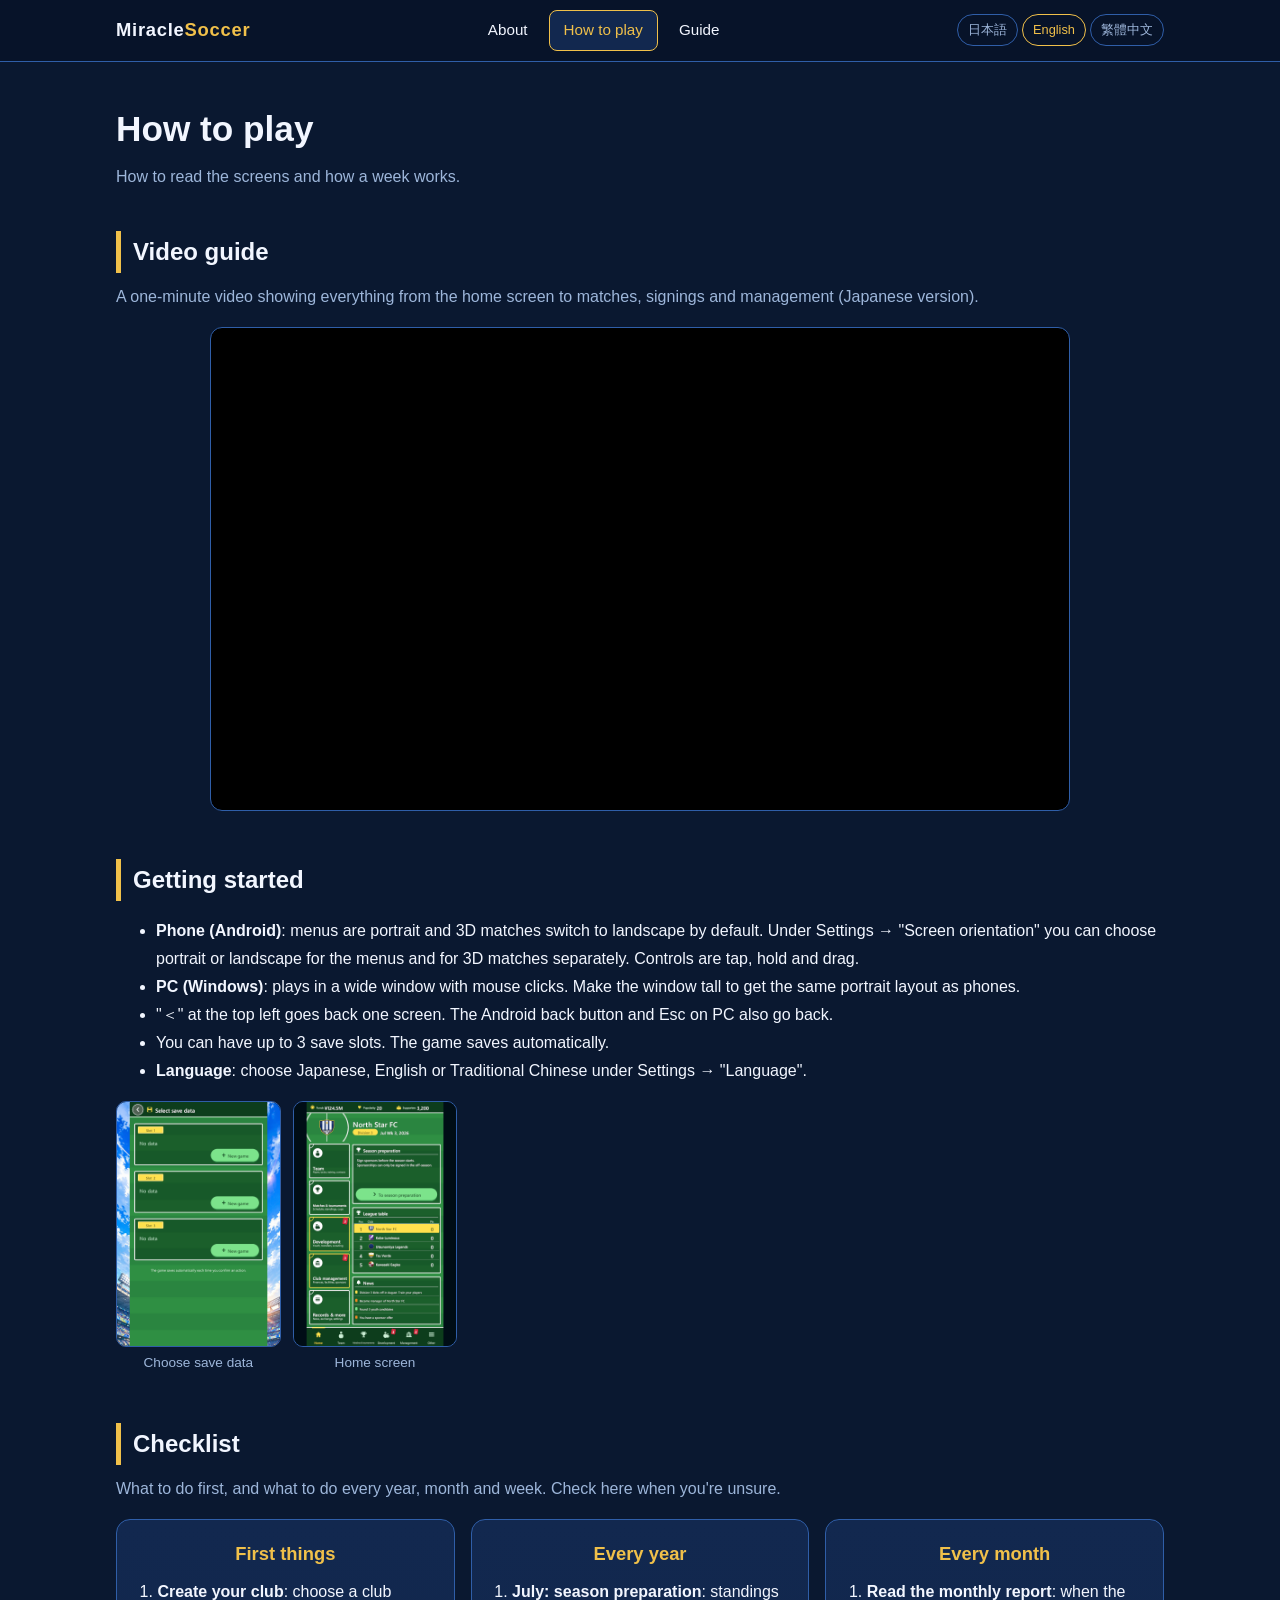
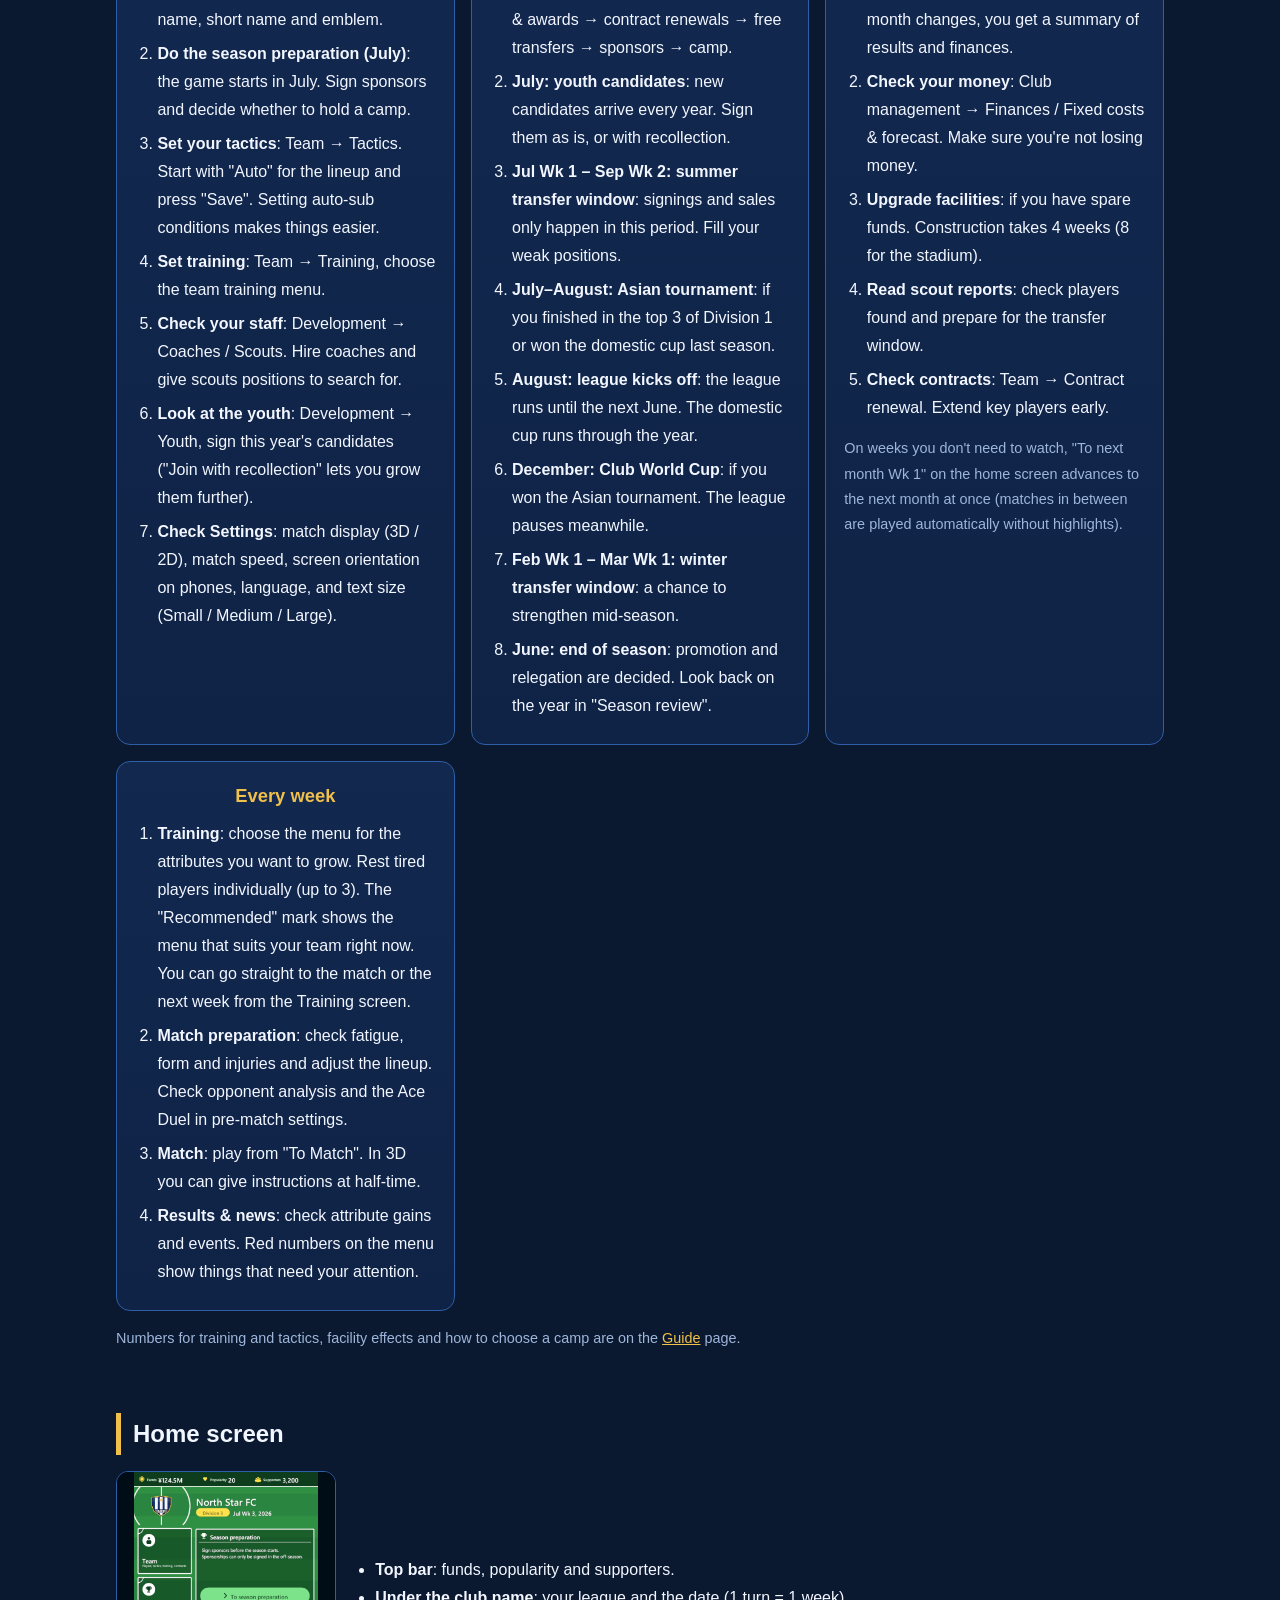
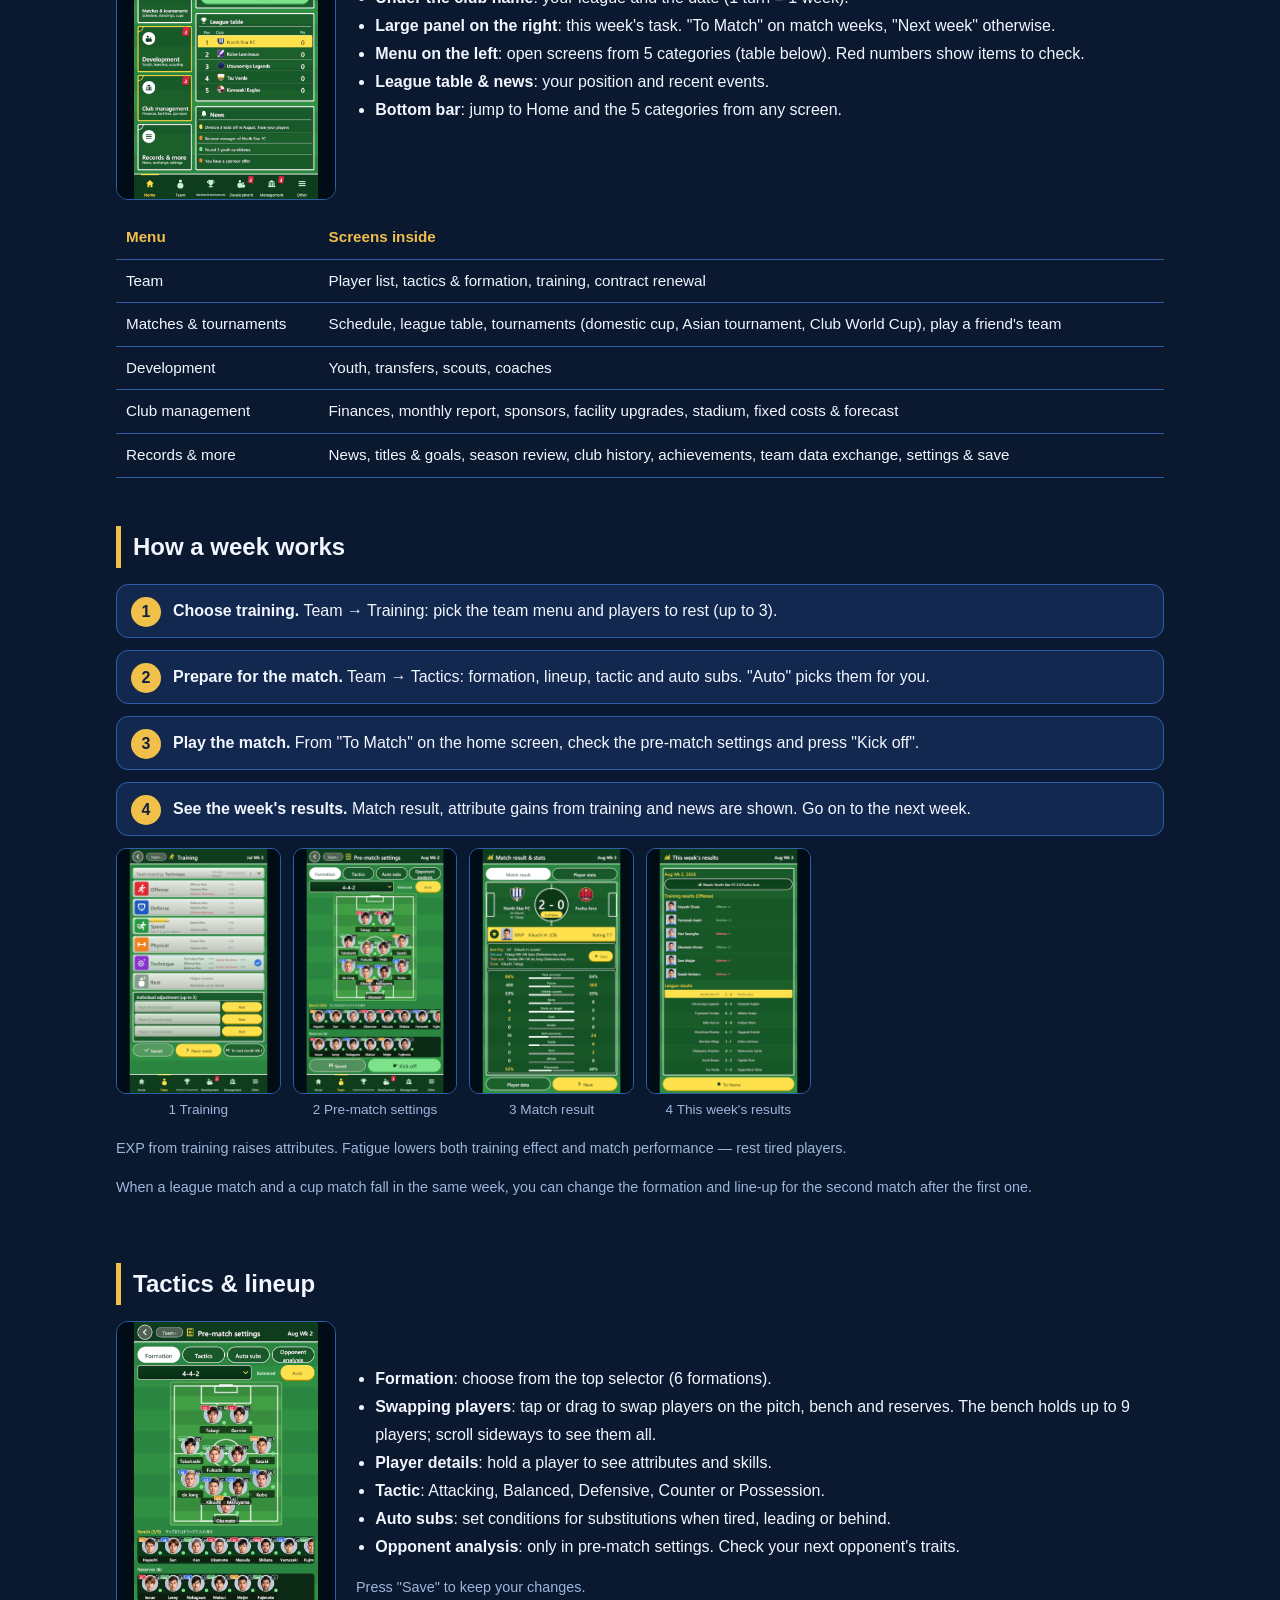
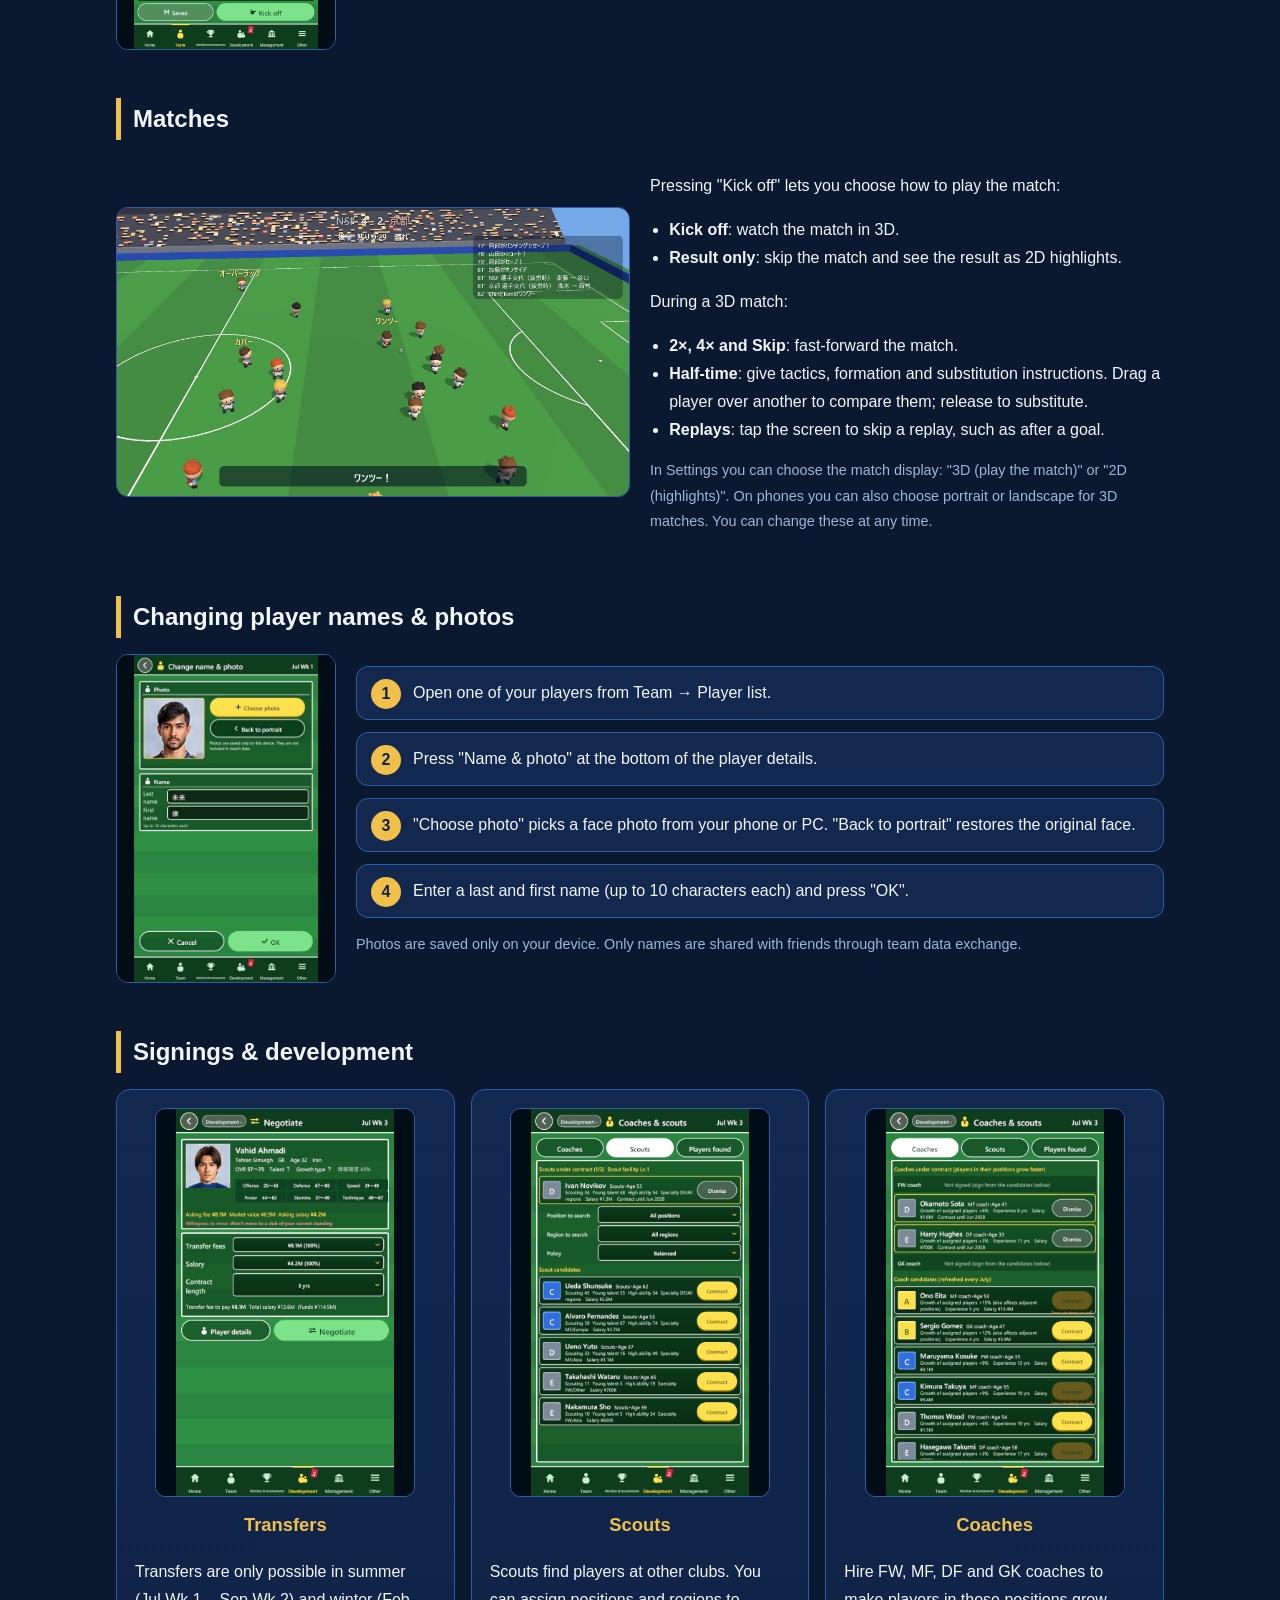
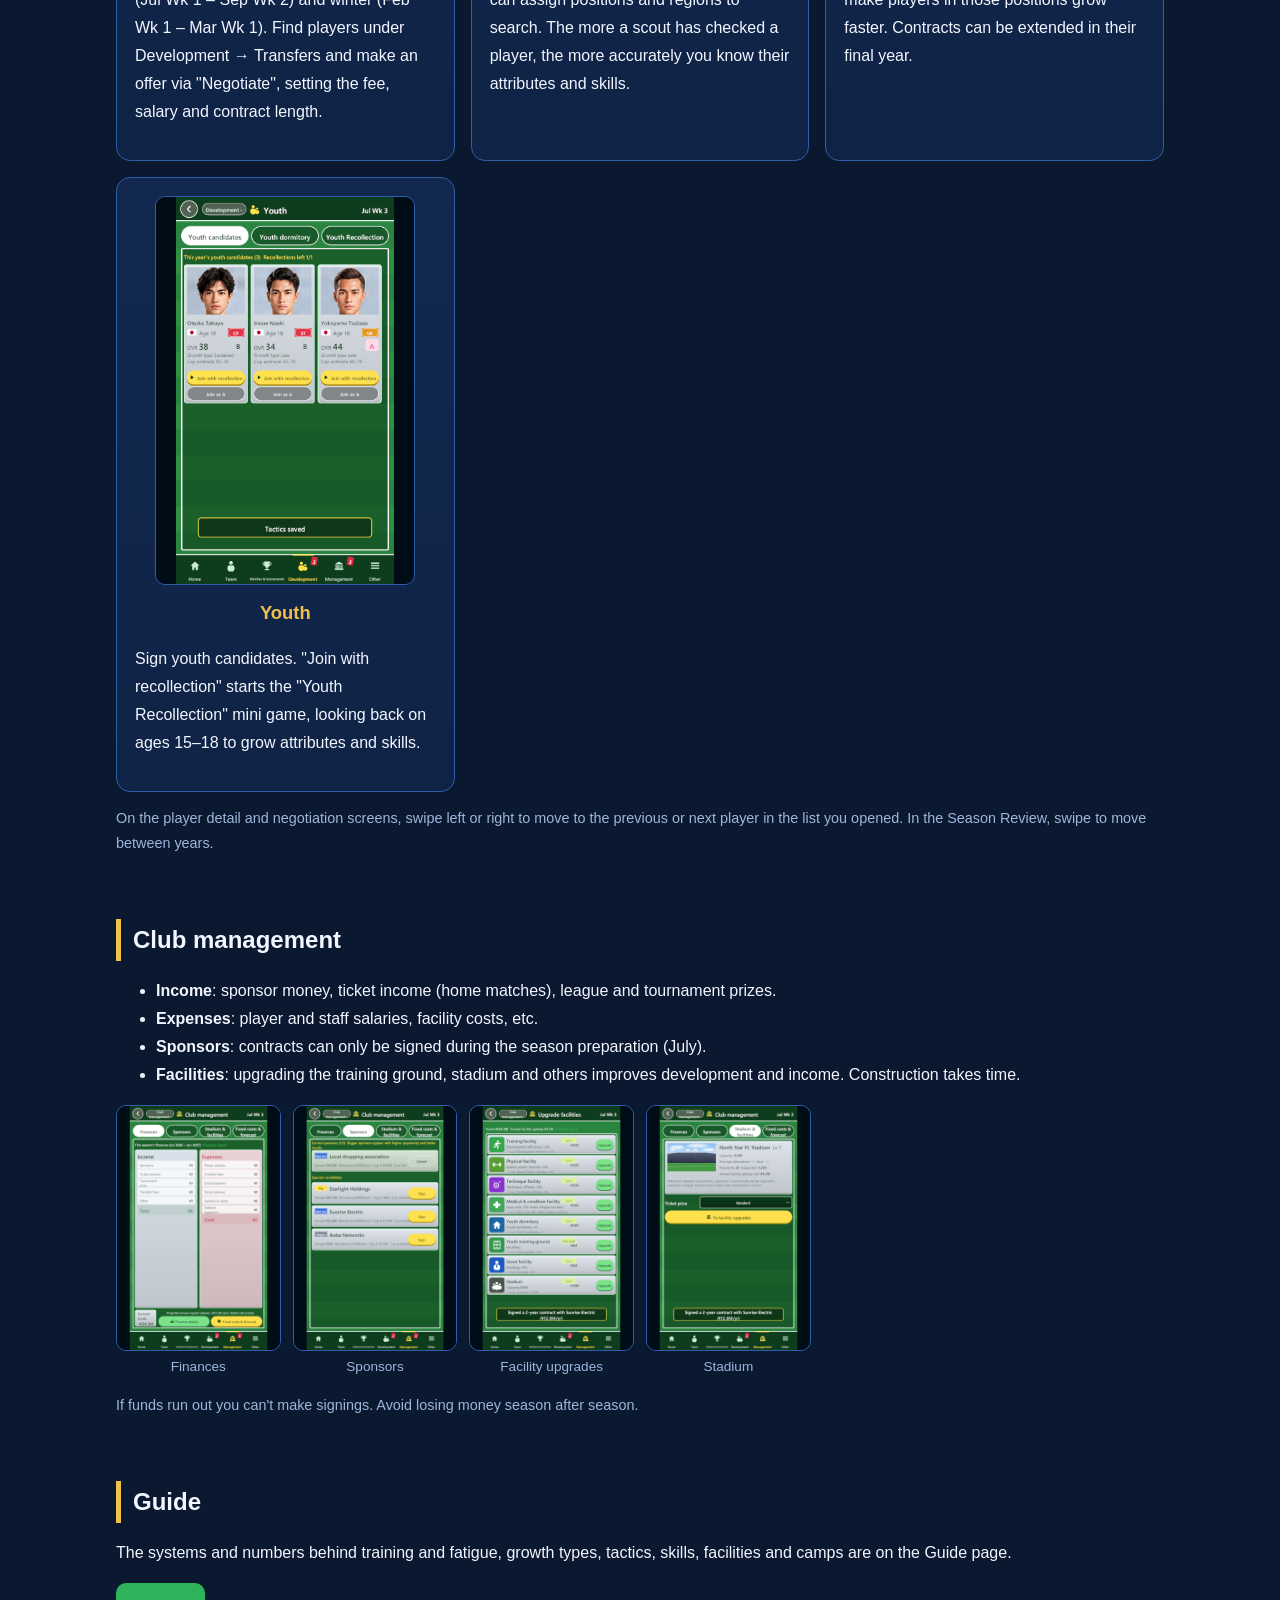
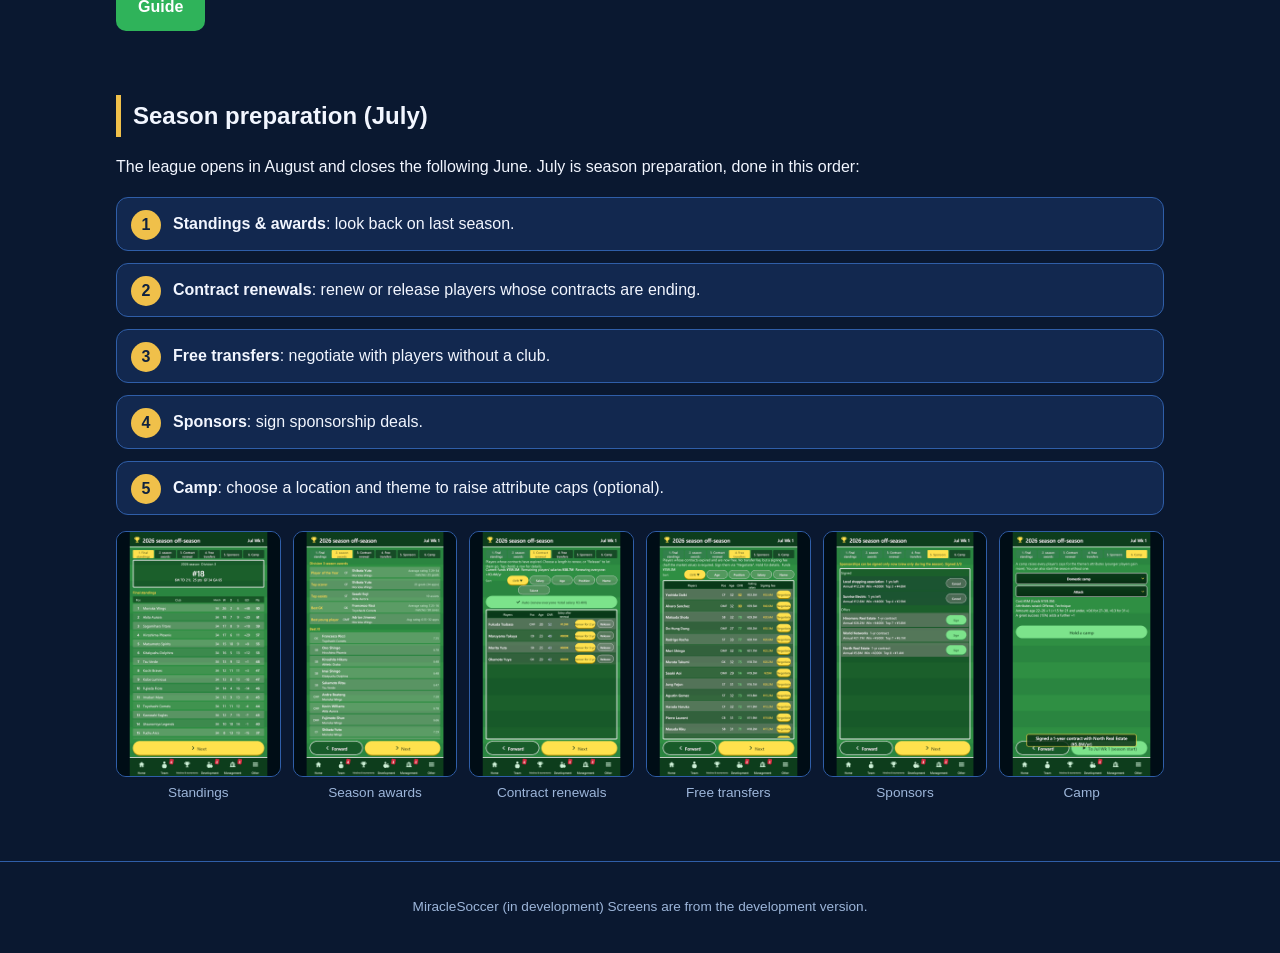
<file: en/howto.html>
<!doctype html>
<html lang="en">
<head>
<meta charset="utf-8">
<meta name="viewport" content="width=device-width, initial-scale=1">
<title>How to play | MiracleSoccer</title>
<meta name="description" content="How to read MiracleSoccer's screens, how a week works, and how matches, training and transfers work.">
<link rel="stylesheet" href="../style.css">
</head>
<body>
<header class="site-header">
  <div class="inner">
    <a class="logo" href="index.html">Miracle<span>Soccer</span></a>
    <nav>
      <ul>
        <li><a href="index.html">About</a></li>
        <li><a class="current" href="howto.html">How to play</a></li>
        <li><a href="guide.html">Guide</a></li>
      </ul>
    </nav>
    <div class="langs"><a href="../howto.html" lang="ja">日本語</a><a class="current" href="howto.html" lang="en">English</a><a href="../zh/howto.html" lang="zh-Hant">繁體中文</a></div>
  </div>
</header>

<main>
  <div class="page-title">
    <h1>How to play</h1>
    <p>How to read the screens and how a week works.</p>
  </div>

  <section>
    <h2>Video guide</h2>
    <p class="lead">A one-minute video showing everything from the home screen to matches, signings and management (Japanese version).</p>
    <div class="video"><iframe src="https://www.youtube-nocookie.com/embed/IJoU03zWAG8" title="How to play MiracleSoccer" loading="lazy" allow="accelerometer; autoplay; clipboard-write; encrypted-media; gyroscope; picture-in-picture; web-share" referrerpolicy="strict-origin-when-cross-origin" allowfullscreen></iframe></div>
  </section>

  <section>
    <h2>Getting started</h2>
    <ul>
      <li><b>Phone (Android)</b>: menus are portrait and 3D matches switch to landscape by default. Under Settings → "Screen orientation" you can choose portrait or landscape for the menus and for 3D matches separately. Controls are tap, hold and drag.</li>
      <li><b>PC (Windows)</b>: plays in a wide window with mouse clicks. Make the window tall to get the same portrait layout as phones.</li>
      <li>"＜" at the top left goes back one screen. The Android back button and Esc on PC also go back.</li>
      <li>You can have up to 3 save slots. The game saves automatically.</li>
      <li><b>Language</b>: choose Japanese, English or Traditional Chinese under Settings → "Language".</li>
    </ul>
    <div class="shots">
      <figure><img src="img/02_save_select.png" alt="Choose save data" loading="lazy"><figcaption>Choose save data</figcaption></figure>
      <figure><img src="img/04_home.png" alt="Home screen" loading="lazy"><figcaption>Home screen</figcaption></figure>
    </div>
  </section>

  <section id="todo">
    <h2>Checklist</h2>
    <p class="lead">What to do first, and what to do every year, month and week. Check here when you're unsure.</p>
    <div class="grid two">
      <div class="card">
        <h3>First things</h3>
        <ol>
          <li><b>Create your club</b>: choose a club name, short name and emblem.</li>
          <li><b>Do the season preparation (July)</b>: the game starts in July. Sign sponsors and decide whether to hold a camp.</li>
          <li><b>Set your tactics</b>: Team → Tactics. Start with "Auto" for the lineup and press "Save". Setting auto-sub conditions makes things easier.</li>
          <li><b>Set training</b>: Team → Training, choose the team training menu.</li>
          <li><b>Check your staff</b>: Development → Coaches / Scouts. Hire coaches and give scouts positions to search for.</li>
          <li><b>Look at the youth</b>: Development → Youth, sign this year's candidates ("Join with recollection" lets you grow them further).</li>
          <li><b>Check Settings</b>: match display (3D / 2D), match speed, screen orientation on phones, language, and text size (Small / Medium / Large).</li>
        </ol>
      </div>
      <div class="card">
        <h3>Every year</h3>
        <ol>
          <li><b>July: season preparation</b>: standings & awards → contract renewals → free transfers → sponsors → camp.</li>
          <li><b>July: youth candidates</b>: new candidates arrive every year. Sign them as is, or with recollection.</li>
          <li><b>Jul Wk 1 – Sep Wk 2: summer transfer window</b>: signings and sales only happen in this period. Fill your weak positions.</li>
          <li><b>July–August: Asian tournament</b>: if you finished in the top 3 of Division 1 or won the domestic cup last season.</li>
          <li><b>August: league kicks off</b>: the league runs until the next June. The domestic cup runs through the year.</li>
          <li><b>December: Club World Cup</b>: if you won the Asian tournament. The league pauses meanwhile.</li>
          <li><b>Feb Wk 1 – Mar Wk 1: winter transfer window</b>: a chance to strengthen mid-season.</li>
          <li><b>June: end of season</b>: promotion and relegation are decided. Look back on the year in "Season review".</li>
        </ol>
      </div>
      <div class="card">
        <h3>Every month</h3>
        <ol>
          <li><b>Read the monthly report</b>: when the month changes, you get a summary of results and finances.</li>
          <li><b>Check your money</b>: Club management → Finances / Fixed costs & forecast. Make sure you're not losing money.</li>
          <li><b>Upgrade facilities</b>: if you have spare funds. Construction takes 4 weeks (8 for the stadium).</li>
          <li><b>Read scout reports</b>: check players found and prepare for the transfer window.</li>
          <li><b>Check contracts</b>: Team → Contract renewal. Extend key players early.</li>
        </ol>
        <p class="note">On weeks you don't need to watch, "To next month Wk 1" on the home screen advances to the next month at once (matches in between are played automatically without highlights).</p>
      </div>
      <div class="card">
        <h3>Every week</h3>
        <ol>
          <li><b>Training</b>: choose the menu for the attributes you want to grow. Rest tired players individually (up to 3). The "Recommended" mark shows the menu that suits your team right now. You can go straight to the match or the next week from the Training screen.</li>
          <li><b>Match preparation</b>: check fatigue, form and injuries and adjust the lineup. Check opponent analysis and the Ace Duel in pre-match settings.</li>
          <li><b>Match</b>: play from "To Match". In 3D you can give instructions at half-time.</li>
          <li><b>Results & news</b>: check attribute gains and events. Red numbers on the menu show things that need your attention.</li>
        </ol>
      </div>
    </div>
    <p class="note">Numbers for training and tactics, facility effects and how to choose a camp are on the <a href="guide.html">Guide</a> page.</p>
  </section>

  <section>
    <h2>Home screen</h2>
    <div class="feature">
      <img class="phone" src="img/04_home.png" alt="Home screen" loading="lazy">
      <div>
        <ul>
          <li><b>Top bar</b>: funds, popularity and supporters.</li>
          <li><b>Under the club name</b>: your league and the date (1 turn = 1 week).</li>
          <li><b>Large panel on the right</b>: this week's task. "To Match" on match weeks, "Next week" otherwise.</li>
          <li><b>Menu on the left</b>: open screens from 5 categories (table below). Red numbers show items to check.</li>
          <li><b>League table & news</b>: your position and recent events.</li>
          <li><b>Bottom bar</b>: jump to Home and the 5 categories from any screen.</li>
        </ul>
      </div>
    </div>
    <div class="table-wrap" style="margin-top:16px">
      <table>
        <tr><th>Menu</th><th>Screens inside</th></tr>
        <tr><td>Team</td><td>Player list, tactics & formation, training, contract renewal</td></tr>
        <tr><td>Matches & tournaments</td><td>Schedule, league table, tournaments (domestic cup, Asian tournament, Club World Cup), play a friend's team</td></tr>
        <tr><td>Development</td><td>Youth, transfers, scouts, coaches</td></tr>
        <tr><td>Club management</td><td>Finances, monthly report, sponsors, facility upgrades, stadium, fixed costs & forecast</td></tr>
        <tr><td>Records & more</td><td>News, titles & goals, season review, club history, achievements, team data exchange, settings & save</td></tr>
      </table>
    </div>
  </section>

  <section>
    <h2>How a week works</h2>
    <ol class="steps">
      <li><b>Choose training.</b> Team → Training: pick the team menu and players to rest (up to 3).</li>
      <li><b>Prepare for the match.</b> Team → Tactics: formation, lineup, tactic and auto subs. "Auto" picks them for you.</li>
      <li><b>Play the match.</b> From "To Match" on the home screen, check the pre-match settings and press "Kick off".</li>
      <li><b>See the week's results.</b> Match result, attribute gains from training and news are shown. Go on to the next week.</li>
    </ol>
    <div class="shots">
      <figure><img src="img/53_training.png" alt="1 Training" loading="lazy"><figcaption>1 Training</figcaption></figure>
      <figure><img src="img/59_prematch.png" alt="2 Pre-match settings" loading="lazy"><figcaption>2 Pre-match settings</figcaption></figure>
      <figure><img src="img/76_match_result_0.png" alt="3 Match result" loading="lazy"><figcaption>3 Match result</figcaption></figure>
      <figure><img src="img/78_week_report_match.png" alt="4 This week's results" loading="lazy"><figcaption>4 This week's results</figcaption></figure>
    </div>
    <p class="note">EXP from training raises attributes. Fatigue lowers both training effect and match performance — rest tired players.</p>
    <p class="note">When a league match and a cup match fall in the same week, you can change the formation and line-up for the second match after the first one.</p>
  </section>

  <section>
    <h2>Tactics & lineup</h2>
    <div class="feature">
      <img class="phone" src="img/59_prematch.png" alt="Pre-match settings" loading="lazy">
      <div>
        <ul>
          <li><b>Formation</b>: choose from the top selector (6 formations).</li>
          <li><b>Swapping players</b>: tap or drag to swap players on the pitch, bench and reserves. The bench holds up to 9 players; scroll sideways to see them all.</li>
          <li><b>Player details</b>: hold a player to see attributes and skills.</li>
          <li><b>Tactic</b>: Attacking, Balanced, Defensive, Counter or Possession.</li>
          <li><b>Auto subs</b>: set conditions for substitutions when tired, leading or behind.</li>
          <li><b>Opponent analysis</b>: only in pre-match settings. Check your next opponent's traits.</li>
        </ul>
        <p class="note">Press "Save" to keep your changes.</p>
      </div>
    </div>
  </section>

  <section>
    <h2>Matches</h2>
    <div class="feature wide">
      <img src="../img/match3d_1.jpg" alt="3D match" loading="lazy">
      <div>
        <p>Pressing "Kick off" lets you choose how to play the match:</p>
        <ul>
          <li><b>Kick off</b>: watch the match in 3D.</li>
          <li><b>Result only</b>: skip the match and see the result as 2D highlights.</li>
        </ul>
        <p>During a 3D match:</p>
        <ul>
          <li><b>2×, 4× and Skip</b>: fast-forward the match.</li>
          <li><b>Half-time</b>: give tactics, formation and substitution instructions. Drag a player over another to compare them; release to substitute.</li>
          <li><b>Replays</b>: tap the screen to skip a replay, such as after a goal.</li>
        </ul>
        <p class="note">In Settings you can choose the match display: "3D (play the match)" or "2D (highlights)". On phones you can also choose portrait or landscape for 3D matches. You can change these at any time.</p>
      </div>
    </div>
  </section>

  <section>
    <h2>Changing player names & photos</h2>
    <div class="feature">
      <img class="phone" src="img/feat_edit_player.jpg" alt="Change name & photo screen" loading="lazy">
      <div>
        <ol class="steps">
          <li>Open one of your players from Team → Player list.</li>
          <li>Press "Name & photo" at the bottom of the player details.</li>
          <li>"Choose photo" picks a face photo from your phone or PC. "Back to portrait" restores the original face.</li>
          <li>Enter a last and first name (up to 10 characters each) and press "OK".</li>
        </ol>
        <p class="note">Photos are saved only on your device. Only names are shared with friends through team data exchange.</p>
      </div>
    </div>
  </section>

  <section>
    <h2>Signings & development</h2>
    <div class="grid two">
      <div class="card">
        <img class="card-img" src="img/41_negotiation.png" alt="Negotiation screen" loading="lazy">
        <h3>Transfers</h3>
        <p>Transfers are only possible in summer (Jul Wk 1 – Sep Wk 2) and winter (Feb Wk 1 – Mar Wk 1). Find players under Development → Transfers and make an offer via "Negotiate", setting the fee, salary and contract length.</p>
      </div>
      <div class="card">
        <img class="card-img" src="img/46_staff_scout.png" alt="Scouts screen" loading="lazy">
        <h3>Scouts</h3>
        <p>Scouts find players at other clubs. You can assign positions and regions to search. The more a scout has checked a player, the more accurately you know their attributes and skills.</p>
      </div>
      <div class="card">
        <img class="card-img" src="img/45_staff_coach.png" alt="Coaches screen" loading="lazy">
        <h3>Coaches</h3>
        <p>Hire FW, MF, DF and GK coaches to make players in those positions grow faster. Contracts can be extended in their final year.</p>
      </div>
      <div class="card">
        <img class="card-img" src="img/14_youth_candidates.png" alt="Youth candidates screen" loading="lazy">
        <h3>Youth</h3>
        <p>Sign youth candidates. "Join with recollection" starts the "Youth Recollection" mini game, looking back on ages 15–18 to grow attributes and skills.</p>
      </div>
    </div>
    <p class="note">On the player detail and negotiation screens, swipe left or right to move to the previous or next player in the list you opened. In the Season Review, swipe to move between years.</p>
  </section>

  <section>
    <h2>Club management</h2>
    <ul>
      <li><b>Income</b>: sponsor money, ticket income (home matches), league and tournament prizes.</li>
      <li><b>Expenses</b>: player and staff salaries, facility costs, etc.</li>
      <li><b>Sponsors</b>: contracts can only be signed during the season preparation (July).</li>
      <li><b>Facilities</b>: upgrading the training ground, stadium and others improves development and income. Construction takes time.</li>
    </ul>
    <div class="shots">
      <figure><img src="img/34_mgmt_finance.png" alt="Finances" loading="lazy"><figcaption>Finances</figcaption></figure>
      <figure><img src="img/35_mgmt_sponsor.png" alt="Sponsors" loading="lazy"><figcaption>Sponsors</figcaption></figure>
      <figure><img src="img/37_facility.png" alt="Facility upgrades" loading="lazy"><figcaption>Facility upgrades</figcaption></figure>
      <figure><img src="img/36_mgmt_stadium.png" alt="Stadium" loading="lazy"><figcaption>Stadium</figcaption></figure>
    </div>
    <p class="note">If funds run out you can't make signings. Avoid losing money season after season.</p>
  </section>

  <section>
    <h2>Guide</h2>
    <p>The systems and numbers behind training and fatigue, growth types, tactics, skills, facilities and camps are on the Guide page.</p>
    <p><a class="btn" href="guide.html">Guide</a></p>
  </section>

  <section>
    <h2>Season preparation (July)</h2>
    <p>The league opens in August and closes the following June. July is season preparation, done in this order:</p>
    <ol class="steps">
      <li><b>Standings & awards</b>: look back on last season.</li>
      <li><b>Contract renewals</b>: renew or release players whose contracts are ending.</li>
      <li><b>Free transfers</b>: negotiate with players without a club.</li>
      <li><b>Sponsors</b>: sign sponsorship deals.</li>
      <li><b>Camp</b>: choose a location and theme to raise attribute caps (optional).</li>
    </ol>
    <div style="margin-top:16px">
    <div class="shots">
      <figure><img src="img/116_offseason_standings.png" alt="Standings" loading="lazy"><figcaption>Standings</figcaption></figure>
      <figure><img src="img/117_offseason_awards.png" alt="Season awards" loading="lazy"><figcaption>Season awards</figcaption></figure>
      <figure><img src="img/118_offseason_contracts.png" alt="Contract renewals" loading="lazy"><figcaption>Contract renewals</figcaption></figure>
      <figure><img src="img/119_offseason_free_agents.png" alt="Free transfers" loading="lazy"><figcaption>Free transfers</figcaption></figure>
      <figure><img src="img/120_offseason_sponsors.png" alt="Sponsors" loading="lazy"><figcaption>Sponsors</figcaption></figure>
      <figure><img src="img/121_offseason_camp.png" alt="Camp" loading="lazy"><figcaption>Camp</figcaption></figure>
    </div>
    </div>
  </section>
</main>

<footer>
  <p>MiracleSoccer (in development)  Screens are from the development version.</p>
</footer>
</body>
</html>
</file>
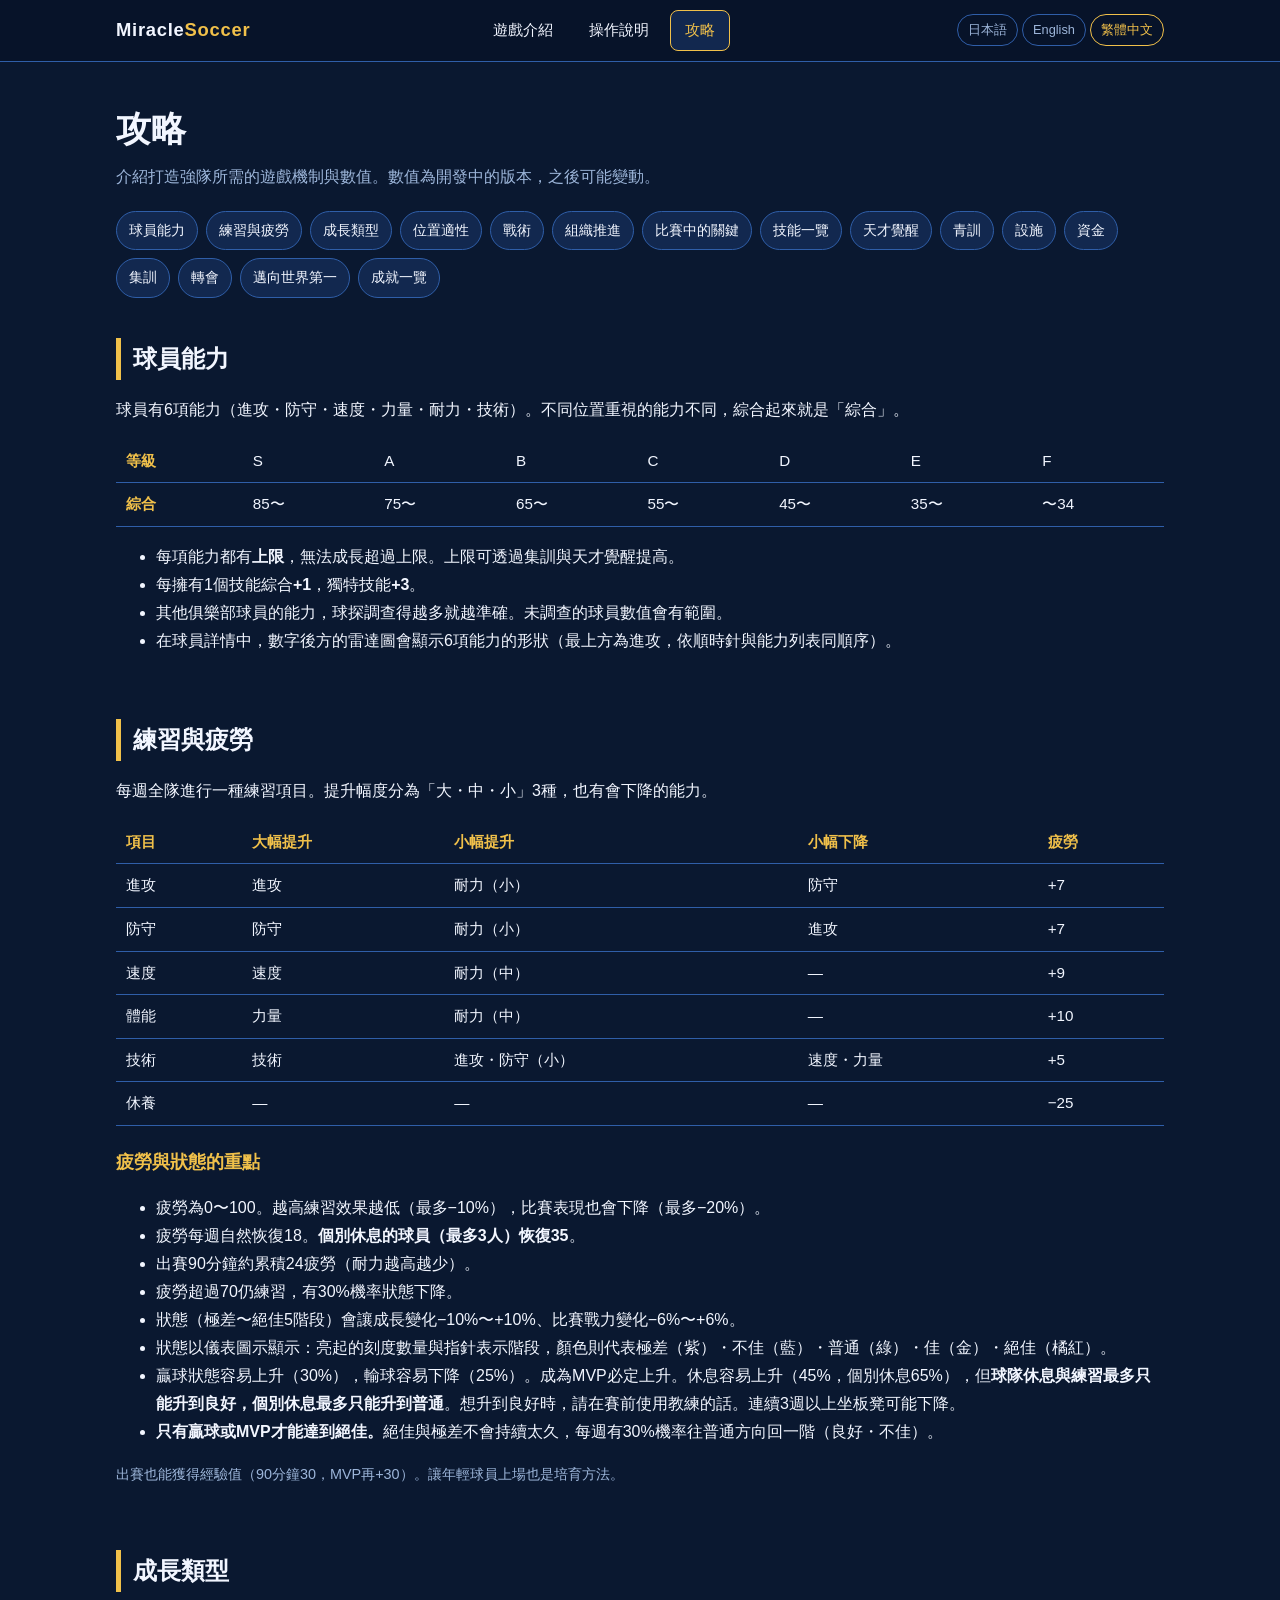
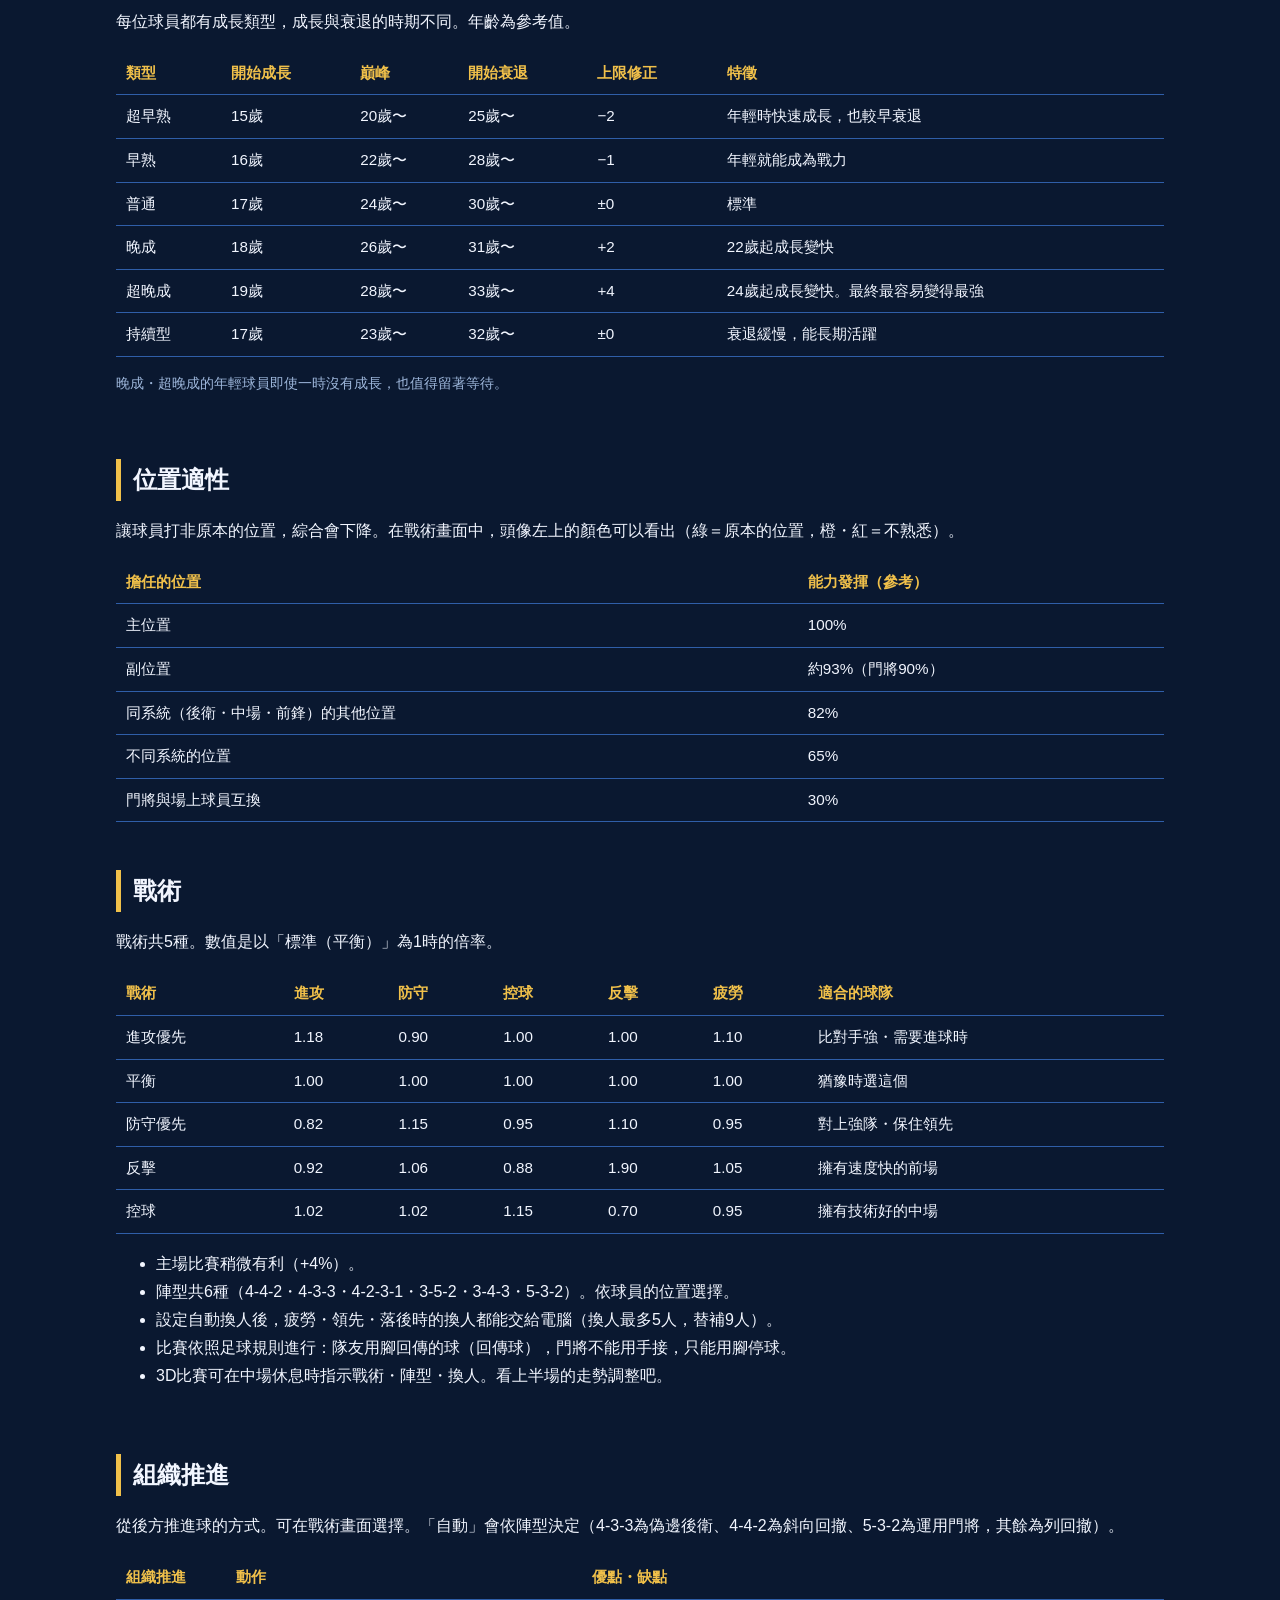
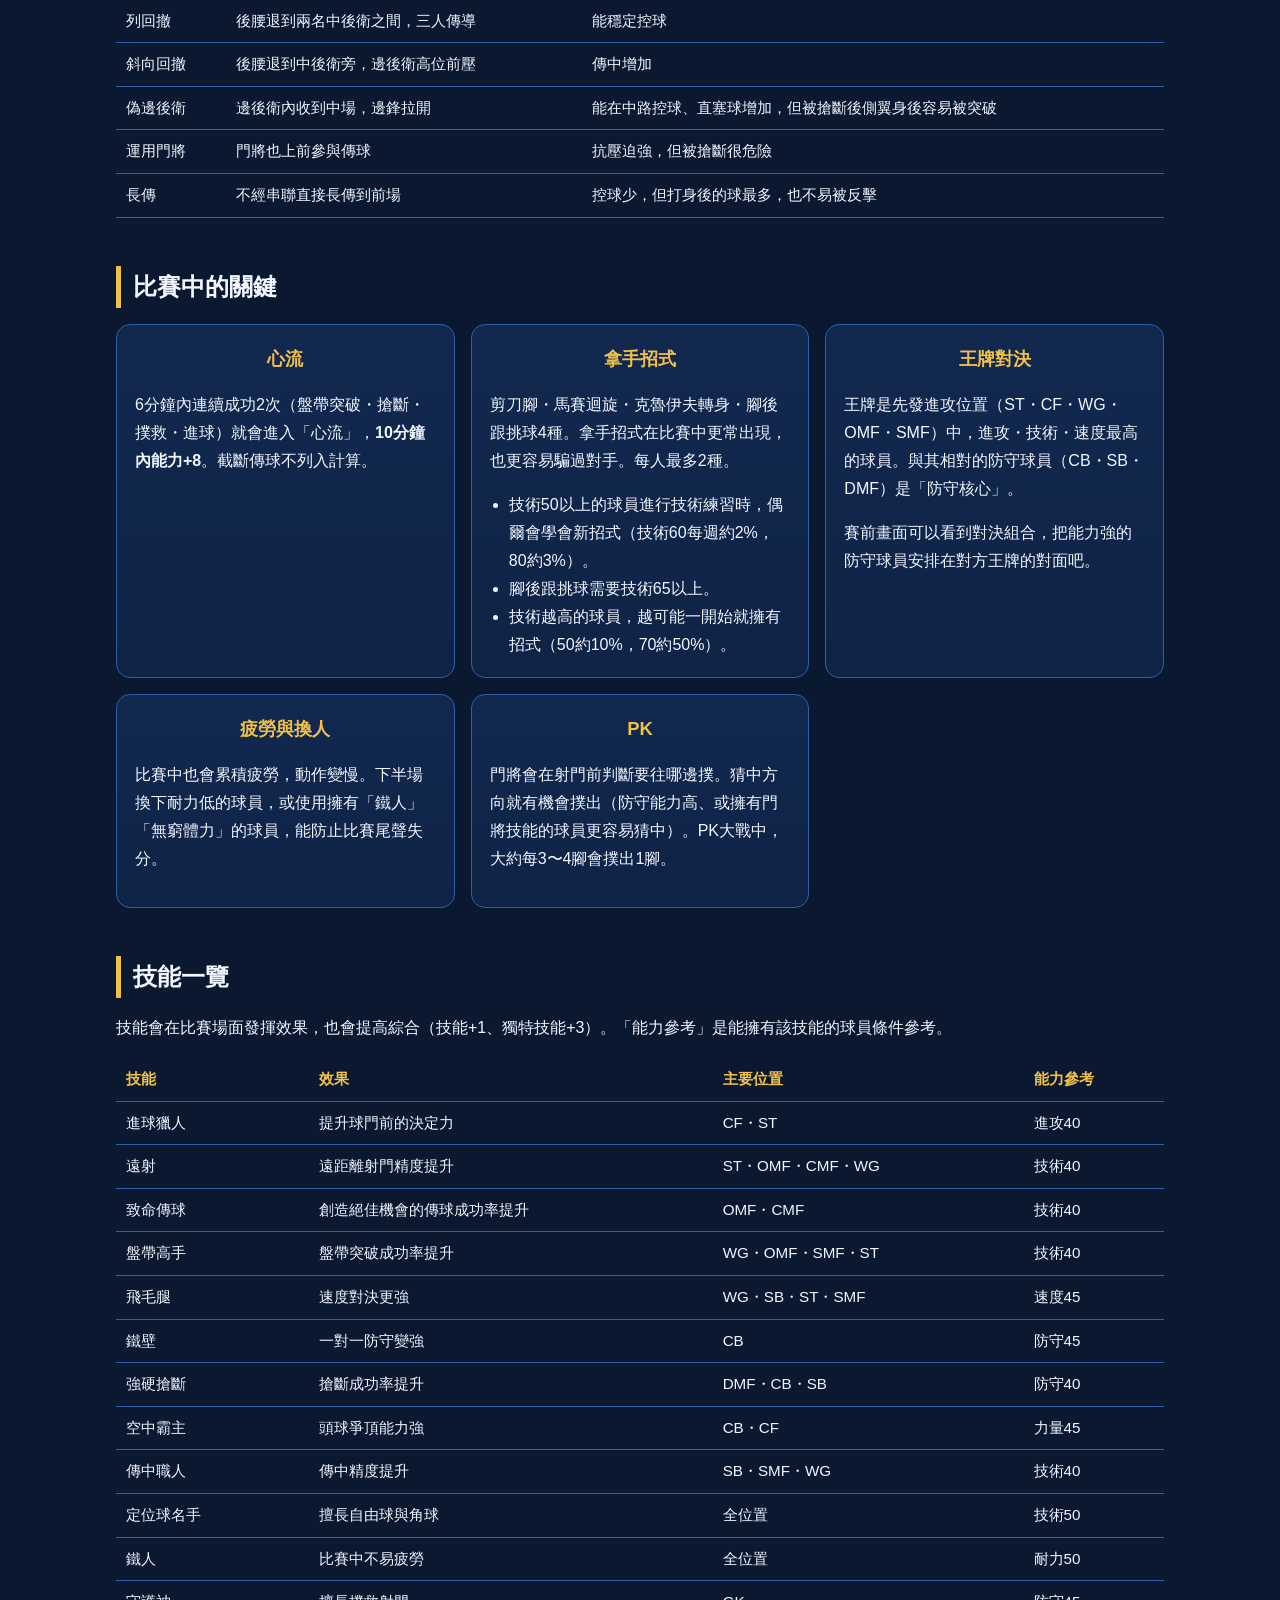
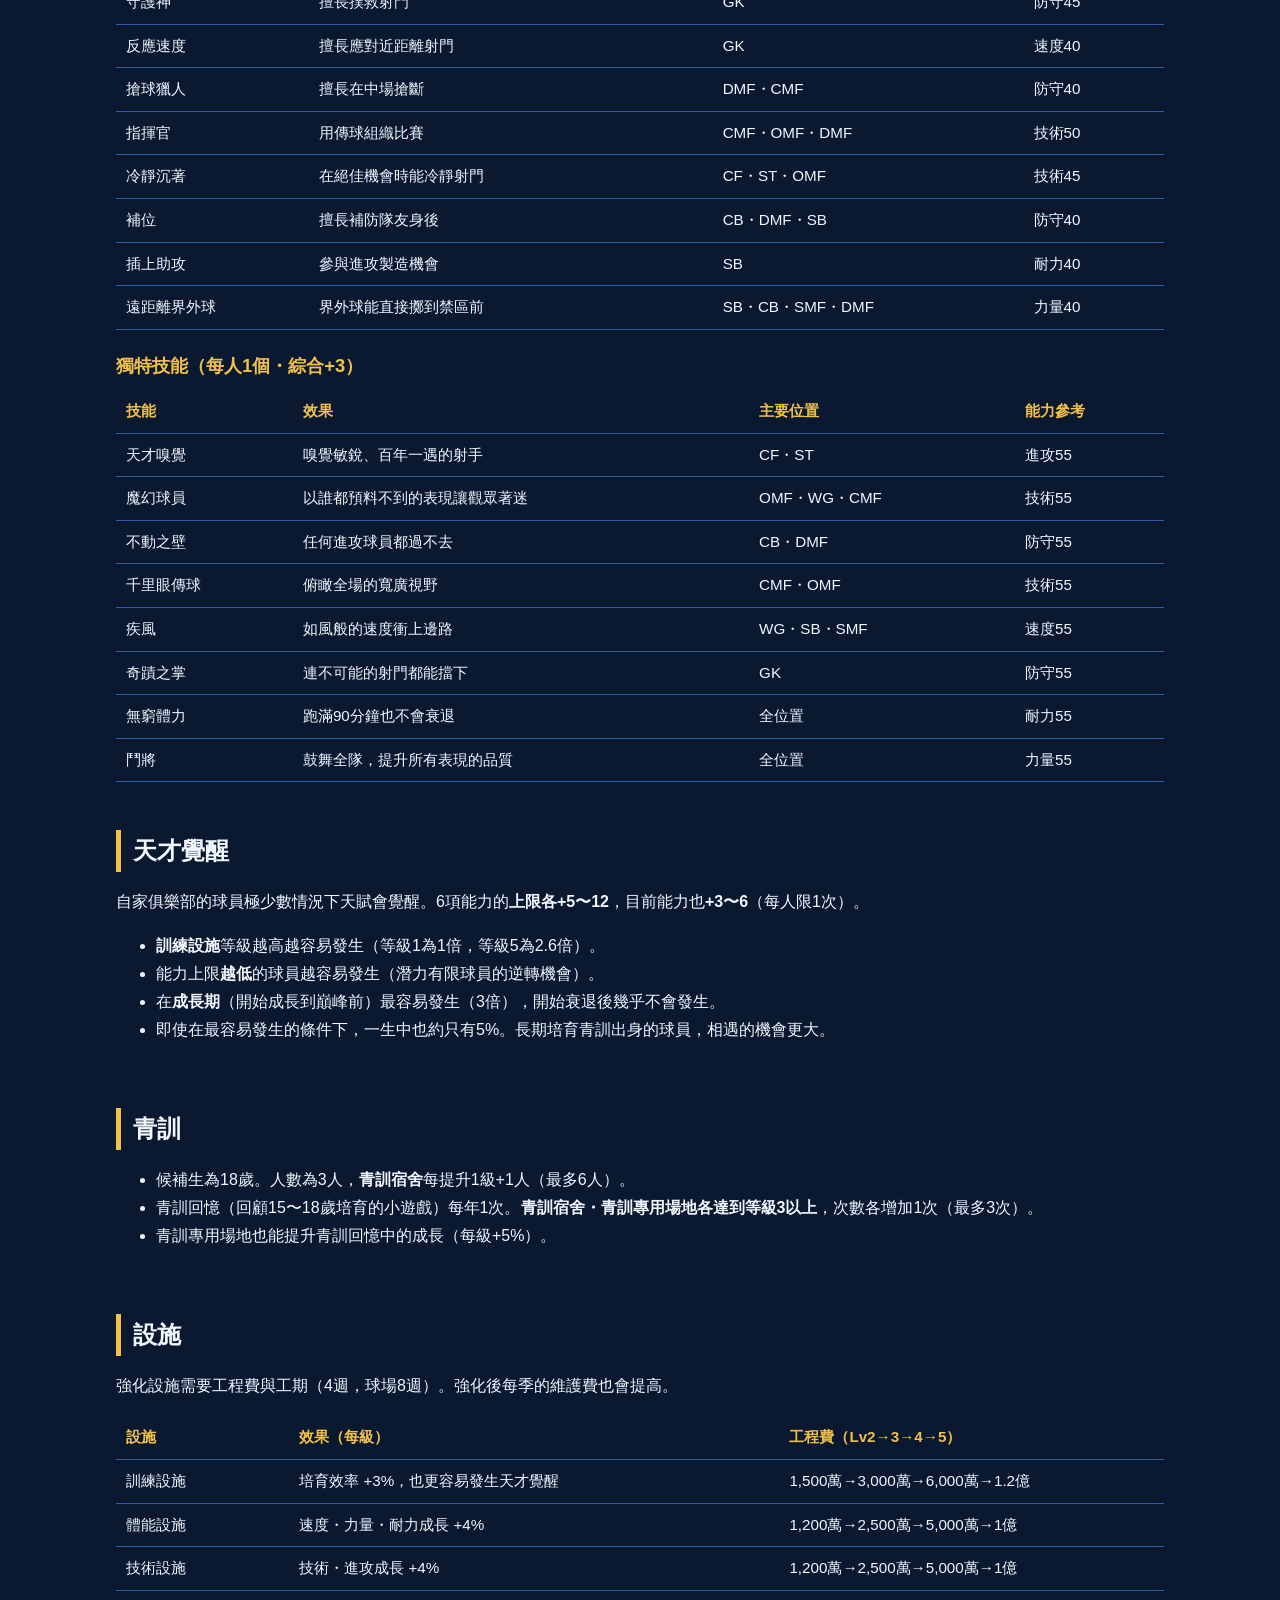
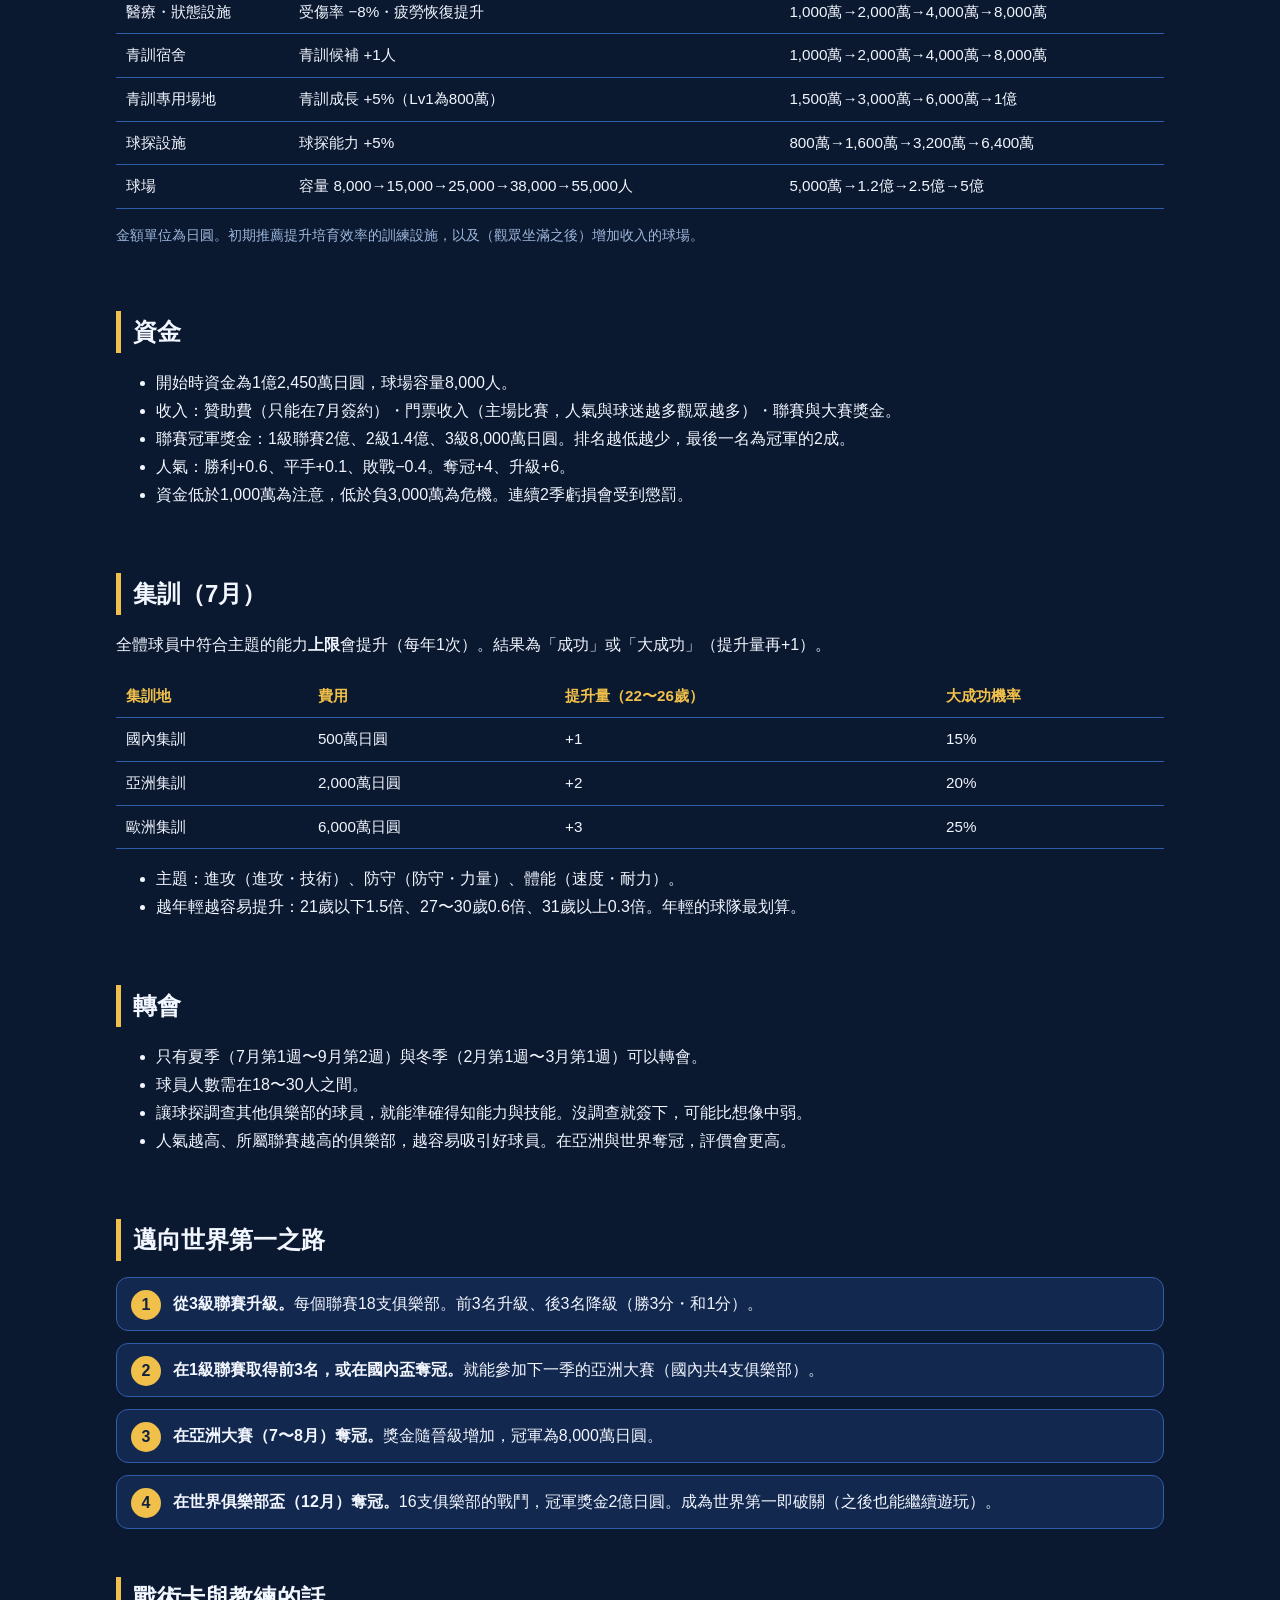
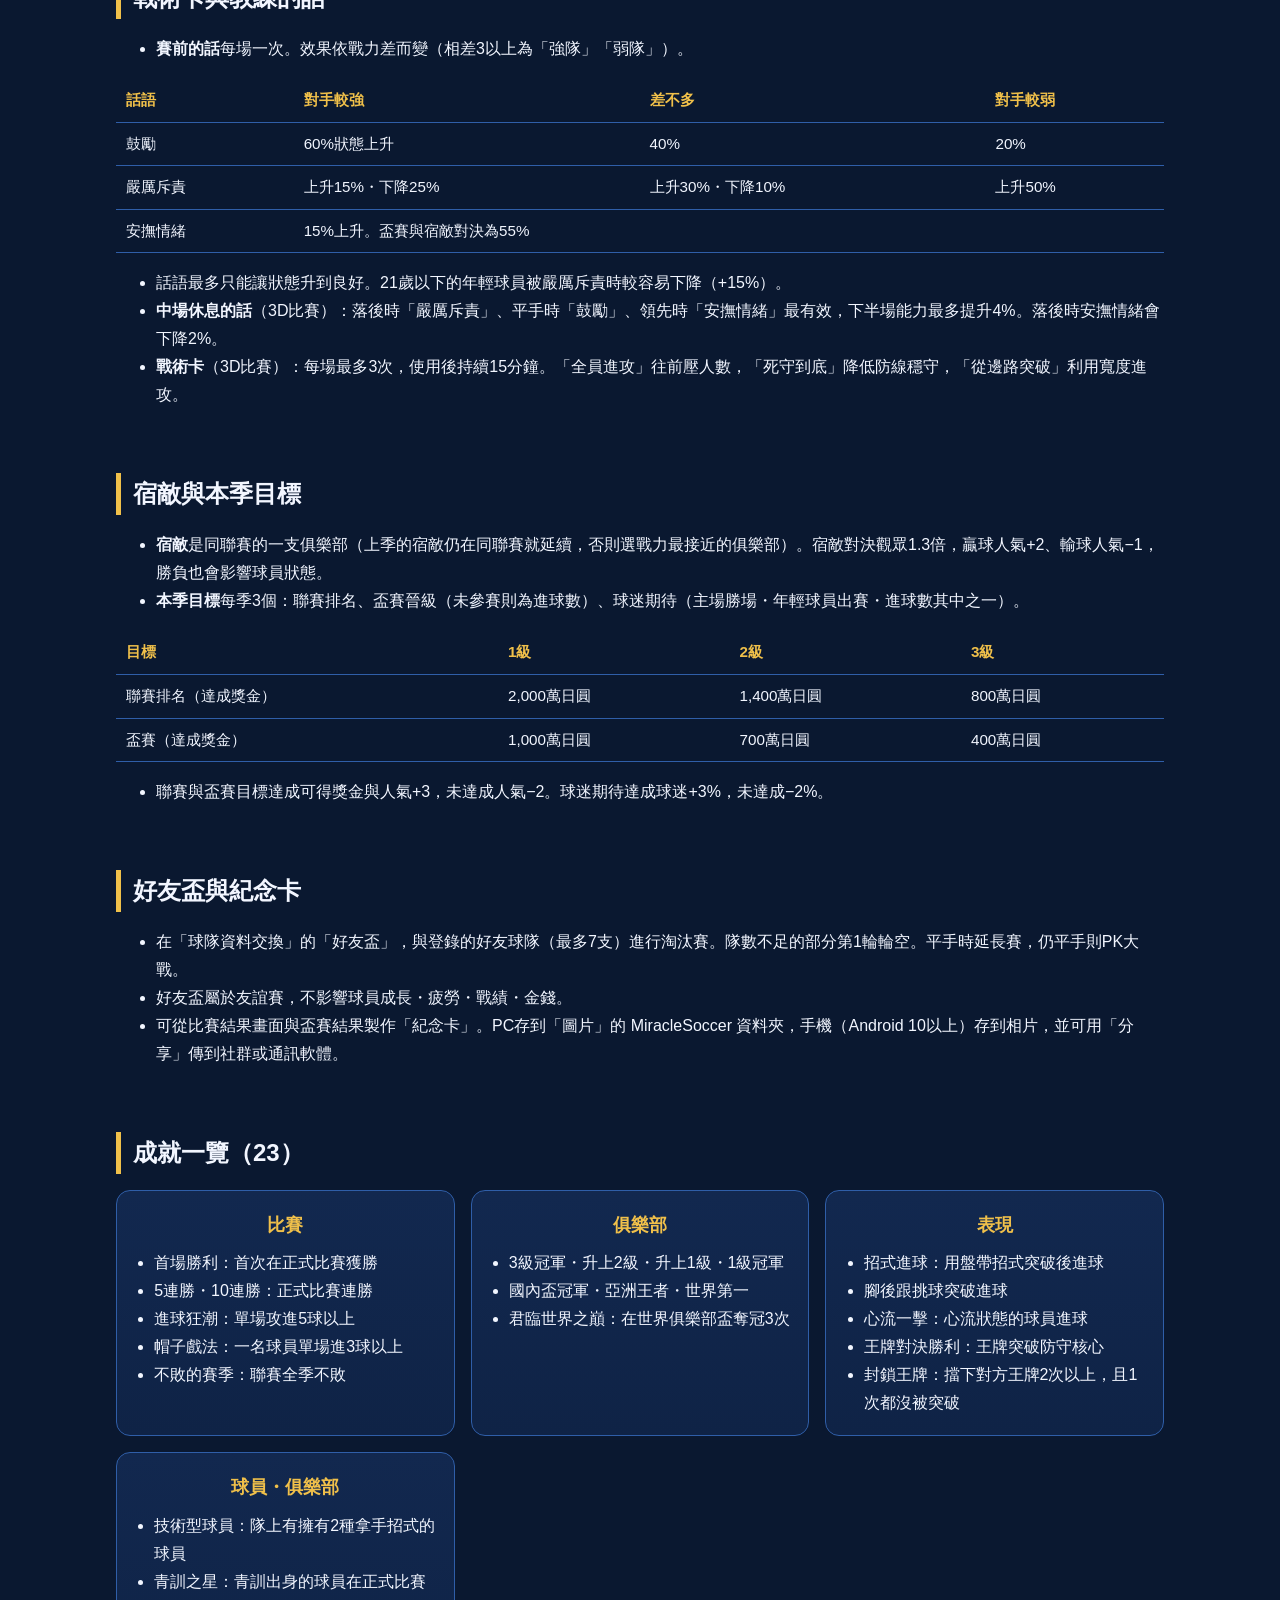
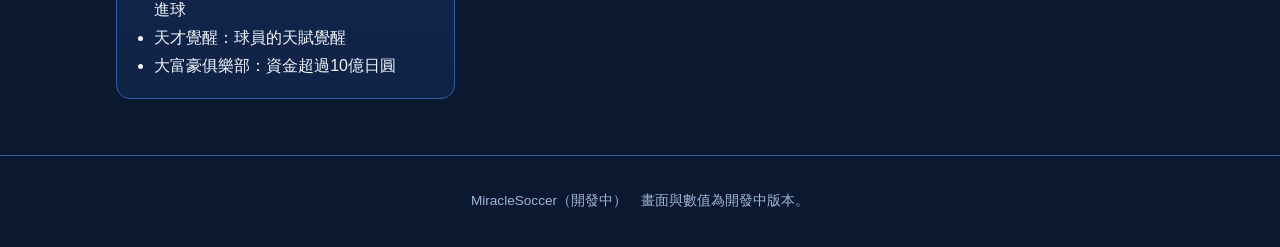
<file: zh/guide.html>
<!doctype html>
<html lang="zh-Hant">
<head>
<meta charset="utf-8">
<meta name="viewport" content="width=device-width, initial-scale=1">
<title>攻略｜MiracleSoccer</title>
<meta name="description" content="MiracleSoccer 攻略：練習與疲勞、成長類型、位置適性、戰術與組織推進、心流・拿手招式・天才覺醒、技能、設施、資金、集訓、邁向世界第一之路。">
<link rel="stylesheet" href="../style.css">
</head>
<body>
<header class="site-header">
  <div class="inner">
    <a class="logo" href="index.html">Miracle<span>Soccer</span></a>
    <nav>
      <ul>
        <li><a href="index.html">遊戲介紹</a></li>
        <li><a href="howto.html">操作說明</a></li>
        <li><a class="current" href="guide.html">攻略</a></li>
      </ul>
    </nav>
    <div class="langs"><a href="../guide.html" lang="ja">日本語</a><a href="../en/guide.html" lang="en">English</a><a class="current" href="guide.html" lang="zh-Hant">繁體中文</a></div>
  </div>
</header>

<main>
  <div class="page-title">
    <h1>攻略</h1>
    <p>介紹打造強隊所需的遊戲機制與數值。數值為開發中的版本，之後可能變動。</p>
  </div>

  <nav class="toc" aria-label="目錄">
    <a href="#basics">球員能力</a>
    <a href="#training">練習與疲勞</a>
    <a href="#growth">成長類型</a>
    <a href="#position">位置適性</a>
    <a href="#tactics">戰術</a>
    <a href="#buildup">組織推進</a>
    <a href="#match">比賽中的關鍵</a>
    <a href="#skills">技能一覽</a>
    <a href="#awaken">天才覺醒</a>
    <a href="#youth">青訓</a>
    <a href="#facility">設施</a>
    <a href="#money">資金</a>
    <a href="#camp">集訓</a>
    <a href="#transfer">轉會</a>
    <a href="#road">邁向世界第一</a>
    <a href="#achievements">成就一覽</a>
  </nav>

  <section id="basics">
    <h2>球員能力</h2>
    <p>球員有6項能力（進攻・防守・速度・力量・耐力・技術）。不同位置重視的能力不同，綜合起來就是「綜合」。</p>
    <div class="table-wrap">
      <table>
        <tr><th>等級</th><td>S</td><td>A</td><td>B</td><td>C</td><td>D</td><td>E</td><td>F</td></tr>
        <tr><th>綜合</th><td>85〜</td><td>75〜</td><td>65〜</td><td>55〜</td><td>45〜</td><td>35〜</td><td>〜34</td></tr>
      </table>
    </div>
    <ul>
      <li>每項能力都有<b>上限</b>，無法成長超過上限。上限可透過集訓與天才覺醒提高。</li>
      <li>每擁有1個技能綜合<b>+1</b>，獨特技能<b>+3</b>。</li>
      <li>其他俱樂部球員的能力，球探調查得越多就越準確。未調查的球員數值會有範圍。</li>
      <li>在球員詳情中，數字後方的雷達圖會顯示6項能力的形狀（最上方為進攻，依順時針與能力列表同順序）。</li>
    </ul>
  </section>

  <section id="training">
    <h2>練習與疲勞</h2>
    <p>每週全隊進行一種練習項目。提升幅度分為「大・中・小」3種，也有會下降的能力。</p>
    <div class="table-wrap">
      <table>
        <tr><th>項目</th><th>大幅提升</th><th>小幅提升</th><th>小幅下降</th><th>疲勞</th></tr>
        <tr><td>進攻</td><td>進攻</td><td>耐力（小）</td><td>防守</td><td>+7</td></tr>
        <tr><td>防守</td><td>防守</td><td>耐力（小）</td><td>進攻</td><td>+7</td></tr>
        <tr><td>速度</td><td>速度</td><td>耐力（中）</td><td>—</td><td>+9</td></tr>
        <tr><td>體能</td><td>力量</td><td>耐力（中）</td><td>—</td><td>+10</td></tr>
        <tr><td>技術</td><td>技術</td><td>進攻・防守（小）</td><td>速度・力量</td><td>+5</td></tr>
        <tr><td>休養</td><td>—</td><td>—</td><td>—</td><td>−25</td></tr>
      </table>
    </div>
    <h3 style="margin-top:20px">疲勞與狀態的重點</h3>
    <ul>
      <li>疲勞為0〜100。越高練習效果越低（最多−10%），比賽表現也會下降（最多−20%）。</li>
      <li>疲勞每週自然恢復18。<b>個別休息的球員（最多3人）恢復35</b>。</li>
      <li>出賽90分鐘約累積24疲勞（耐力越高越少）。</li>
      <li>疲勞超過70仍練習，有30%機率狀態下降。</li>
      <li>狀態（極差〜絕佳5階段）會讓成長變化−10%〜+10%、比賽戰力變化−6%〜+6%。</li>
      <li>狀態以儀表圖示顯示：亮起的刻度數量與指針表示階段，顏色則代表極差（紫）・不佳（藍）・普通（綠）・佳（金）・絕佳（橘紅）。</li>
      <li>贏球狀態容易上升（30%），輸球容易下降（25%）。成為MVP必定上升。休息容易上升（45%，個別休息65%），但<b>球隊休息與練習最多只能升到良好，個別休息最多只能升到普通</b>。想升到良好時，請在賽前使用教練的話。連續3週以上坐板凳可能下降。</li>
      <li><b>只有贏球或MVP才能達到絕佳。</b>絕佳與極差不會持續太久，每週有30%機率往普通方向回一階（良好・不佳）。</li>
    </ul>
    <p class="note">出賽也能獲得經驗值（90分鐘30，MVP再+30）。讓年輕球員上場也是培育方法。</p>
  </section>

  <section id="growth">
    <h2>成長類型</h2>
    <p>每位球員都有成長類型，成長與衰退的時期不同。年齡為參考值。</p>
    <div class="table-wrap">
      <table>
        <tr><th>類型</th><th>開始成長</th><th>巔峰</th><th>開始衰退</th><th>上限修正</th><th>特徵</th></tr>
        <tr><td>超早熟</td><td>15歲</td><td>20歲〜</td><td>25歲〜</td><td>−2</td><td>年輕時快速成長，也較早衰退</td></tr>
        <tr><td>早熟</td><td>16歲</td><td>22歲〜</td><td>28歲〜</td><td>−1</td><td>年輕就能成為戰力</td></tr>
        <tr><td>普通</td><td>17歲</td><td>24歲〜</td><td>30歲〜</td><td>±0</td><td>標準</td></tr>
        <tr><td>晚成</td><td>18歲</td><td>26歲〜</td><td>31歲〜</td><td>+2</td><td>22歲起成長變快</td></tr>
        <tr><td>超晚成</td><td>19歲</td><td>28歲〜</td><td>33歲〜</td><td>+4</td><td>24歲起成長變快。最終最容易變得最強</td></tr>
        <tr><td>持續型</td><td>17歲</td><td>23歲〜</td><td>32歲〜</td><td>±0</td><td>衰退緩慢，能長期活躍</td></tr>
      </table>
    </div>
    <p class="note">晚成・超晚成的年輕球員即使一時沒有成長，也值得留著等待。</p>
  </section>

  <section id="position">
    <h2>位置適性</h2>
    <p>讓球員打非原本的位置，綜合會下降。在戰術畫面中，頭像左上的顏色可以看出（綠＝原本的位置，橙・紅＝不熟悉）。</p>
    <div class="table-wrap">
      <table>
        <tr><th>擔任的位置</th><th>能力發揮（參考）</th></tr>
        <tr><td>主位置</td><td>100%</td></tr>
        <tr><td>副位置</td><td>約93%（門將90%）</td></tr>
        <tr><td>同系統（後衛・中場・前鋒）的其他位置</td><td>82%</td></tr>
        <tr><td>不同系統的位置</td><td>65%</td></tr>
        <tr><td>門將與場上球員互換</td><td>30%</td></tr>
      </table>
    </div>
  </section>

  <section id="tactics">
    <h2>戰術</h2>
    <p>戰術共5種。數值是以「標準（平衡）」為1時的倍率。</p>
    <div class="table-wrap">
      <table>
        <tr><th>戰術</th><th>進攻</th><th>防守</th><th>控球</th><th>反擊</th><th>疲勞</th><th>適合的球隊</th></tr>
        <tr><td>進攻優先</td><td>1.18</td><td>0.90</td><td>1.00</td><td>1.00</td><td>1.10</td><td>比對手強・需要進球時</td></tr>
        <tr><td>平衡</td><td>1.00</td><td>1.00</td><td>1.00</td><td>1.00</td><td>1.00</td><td>猶豫時選這個</td></tr>
        <tr><td>防守優先</td><td>0.82</td><td>1.15</td><td>0.95</td><td>1.10</td><td>0.95</td><td>對上強隊・保住領先</td></tr>
        <tr><td>反擊</td><td>0.92</td><td>1.06</td><td>0.88</td><td>1.90</td><td>1.05</td><td>擁有速度快的前場</td></tr>
        <tr><td>控球</td><td>1.02</td><td>1.02</td><td>1.15</td><td>0.70</td><td>0.95</td><td>擁有技術好的中場</td></tr>
      </table>
    </div>
    <ul>
      <li>主場比賽稍微有利（+4%）。</li>
      <li>陣型共6種（4-4-2・4-3-3・4-2-3-1・3-5-2・3-4-3・5-3-2）。依球員的位置選擇。</li>
      <li>設定自動換人後，疲勞・領先・落後時的換人都能交給電腦（換人最多5人，替補9人）。</li>
      <li>比賽依照足球規則進行：隊友用腳回傳的球（回傳球），門將不能用手接，只能用腳停球。</li>
      <li>3D比賽可在中場休息時指示戰術・陣型・換人。看上半場的走勢調整吧。</li>
    </ul>
  </section>

  <section id="buildup">
    <h2>組織推進</h2>
    <p>從後方推進球的方式。可在戰術畫面選擇。「自動」會依陣型決定（4-3-3為偽邊後衛、4-4-2為斜向回撤、5-3-2為運用門將，其餘為列回撤）。</p>
    <div class="table-wrap">
      <table>
        <tr><th>組織推進</th><th>動作</th><th>優點・缺點</th></tr>
        <tr><td>列回撤</td><td>後腰退到兩名中後衛之間，三人傳導</td><td>能穩定控球</td></tr>
        <tr><td>斜向回撤</td><td>後腰退到中後衛旁，邊後衛高位前壓</td><td>傳中增加</td></tr>
        <tr><td>偽邊後衛</td><td>邊後衛內收到中場，邊鋒拉開</td><td>能在中路控球、直塞球增加，但被搶斷後側翼身後容易被突破</td></tr>
        <tr><td>運用門將</td><td>門將也上前參與傳球</td><td>抗壓迫強，但被搶斷很危險</td></tr>
        <tr><td>長傳</td><td>不經串聯直接長傳到前場</td><td>控球少，但打身後的球最多，也不易被反擊</td></tr>
      </table>
    </div>
  </section>

  <section id="match">
    <h2>比賽中的關鍵</h2>
    <div class="grid two">
      <div class="card">
        <h3>心流</h3>
        <p>6分鐘內連續成功2次（盤帶突破・搶斷・撲救・進球）就會進入「心流」，<b>10分鐘內能力+8</b>。截斷傳球不列入計算。</p>
      </div>
      <div class="card">
        <h3>拿手招式</h3>
        <p>剪刀腳・馬賽迴旋・克魯伊夫轉身・腳後跟挑球4種。拿手招式在比賽中更常出現，也更容易騙過對手。每人最多2種。</p>
        <ul>
          <li>技術50以上的球員進行技術練習時，偶爾會學會新招式（技術60每週約2%，80約3%）。</li>
          <li>腳後跟挑球需要技術65以上。</li>
          <li>技術越高的球員，越可能一開始就擁有招式（50約10%，70約50%）。</li>
        </ul>
      </div>
      <div class="card">
        <h3>王牌對決</h3>
        <p>王牌是先發進攻位置（ST・CF・WG・OMF・SMF）中，進攻・技術・速度最高的球員。與其相對的防守球員（CB・SB・DMF）是「防守核心」。</p>
        <p>賽前畫面可以看到對決組合，把能力強的防守球員安排在對方王牌的對面吧。</p>
      </div>
      <div class="card">
        <h3>疲勞與換人</h3>
        <p>比賽中也會累積疲勞，動作變慢。下半場換下耐力低的球員，或使用擁有「鐵人」「無窮體力」的球員，能防止比賽尾聲失分。</p>
      </div>
      <div class="card">
        <h3>PK</h3>
        <p>門將會在射門前判斷要往哪邊撲。猜中方向就有機會撲出（防守能力高、或擁有門將技能的球員更容易猜中）。PK大戰中，大約每3〜4腳會撲出1腳。</p>
      </div>
    </div>
  </section>

  <section id="skills">
    <h2>技能一覽</h2>
    <p>技能會在比賽場面發揮效果，也會提高綜合（技能+1、獨特技能+3）。「能力參考」是能擁有該技能的球員條件參考。</p>
    <div class="table-wrap">
      <table>
        <tr><th>技能</th><th>效果</th><th>主要位置</th><th>能力參考</th></tr>
        <tr><td>進球獵人</td><td>提升球門前的決定力</td><td>CF・ST</td><td>進攻40</td></tr>
        <tr><td>遠射</td><td>遠距離射門精度提升</td><td>ST・OMF・CMF・WG</td><td>技術40</td></tr>
        <tr><td>致命傳球</td><td>創造絕佳機會的傳球成功率提升</td><td>OMF・CMF</td><td>技術40</td></tr>
        <tr><td>盤帶高手</td><td>盤帶突破成功率提升</td><td>WG・OMF・SMF・ST</td><td>技術40</td></tr>
        <tr><td>飛毛腿</td><td>速度對決更強</td><td>WG・SB・ST・SMF</td><td>速度45</td></tr>
        <tr><td>鐵壁</td><td>一對一防守變強</td><td>CB</td><td>防守45</td></tr>
        <tr><td>強硬搶斷</td><td>搶斷成功率提升</td><td>DMF・CB・SB</td><td>防守40</td></tr>
        <tr><td>空中霸主</td><td>頭球爭頂能力強</td><td>CB・CF</td><td>力量45</td></tr>
        <tr><td>傳中職人</td><td>傳中精度提升</td><td>SB・SMF・WG</td><td>技術40</td></tr>
        <tr><td>定位球名手</td><td>擅長自由球與角球</td><td>全位置</td><td>技術50</td></tr>
        <tr><td>鐵人</td><td>比賽中不易疲勞</td><td>全位置</td><td>耐力50</td></tr>
        <tr><td>守護神</td><td>擅長撲救射門</td><td>GK</td><td>防守45</td></tr>
        <tr><td>反應速度</td><td>擅長應對近距離射門</td><td>GK</td><td>速度40</td></tr>
        <tr><td>搶球獵人</td><td>擅長在中場搶斷</td><td>DMF・CMF</td><td>防守40</td></tr>
        <tr><td>指揮官</td><td>用傳球組織比賽</td><td>CMF・OMF・DMF</td><td>技術50</td></tr>
        <tr><td>冷靜沉著</td><td>在絕佳機會時能冷靜射門</td><td>CF・ST・OMF</td><td>技術45</td></tr>
        <tr><td>補位</td><td>擅長補防隊友身後</td><td>CB・DMF・SB</td><td>防守40</td></tr>
        <tr><td>插上助攻</td><td>參與進攻製造機會</td><td>SB</td><td>耐力40</td></tr>
        <tr><td>遠距離界外球</td><td>界外球能直接擲到禁區前</td><td>SB・CB・SMF・DMF</td><td>力量40</td></tr>
      </table>
    </div>
    <h3 style="margin-top:20px">獨特技能（每人1個・綜合+3）</h3>
    <div class="table-wrap">
      <table>
        <tr><th>技能</th><th>效果</th><th>主要位置</th><th>能力參考</th></tr>
        <tr><td>天才嗅覺</td><td>嗅覺敏銳、百年一遇的射手</td><td>CF・ST</td><td>進攻55</td></tr>
        <tr><td>魔幻球員</td><td>以誰都預料不到的表現讓觀眾著迷</td><td>OMF・WG・CMF</td><td>技術55</td></tr>
        <tr><td>不動之壁</td><td>任何進攻球員都過不去</td><td>CB・DMF</td><td>防守55</td></tr>
        <tr><td>千里眼傳球</td><td>俯瞰全場的寬廣視野</td><td>CMF・OMF</td><td>技術55</td></tr>
        <tr><td>疾風</td><td>如風般的速度衝上邊路</td><td>WG・SB・SMF</td><td>速度55</td></tr>
        <tr><td>奇蹟之掌</td><td>連不可能的射門都能擋下</td><td>GK</td><td>防守55</td></tr>
        <tr><td>無窮體力</td><td>跑滿90分鐘也不會衰退</td><td>全位置</td><td>耐力55</td></tr>
        <tr><td>鬥將</td><td>鼓舞全隊，提升所有表現的品質</td><td>全位置</td><td>力量55</td></tr>
      </table>
    </div>
  </section>

  <section id="awaken">
    <h2>天才覺醒</h2>
    <p>自家俱樂部的球員極少數情況下天賦會覺醒。6項能力的<b>上限各+5〜12</b>，目前能力也<b>+3〜6</b>（每人限1次）。</p>
    <ul>
      <li><b>訓練設施</b>等級越高越容易發生（等級1為1倍，等級5為2.6倍）。</li>
      <li>能力上限<b>越低</b>的球員越容易發生（潛力有限球員的逆轉機會）。</li>
      <li>在<b>成長期</b>（開始成長到巔峰前）最容易發生（3倍），開始衰退後幾乎不會發生。</li>
      <li>即使在最容易發生的條件下，一生中也約只有5%。長期培育青訓出身的球員，相遇的機會更大。</li>
    </ul>
  </section>

  <section id="youth">
    <h2>青訓</h2>
    <ul>
      <li>候補生為18歲。人數為3人，<b>青訓宿舍</b>每提升1級+1人（最多6人）。</li>
      <li>青訓回憶（回顧15〜18歲培育的小遊戲）每年1次。<b>青訓宿舍・青訓專用場地各達到等級3以上</b>，次數各增加1次（最多3次）。</li>
      <li>青訓專用場地也能提升青訓回憶中的成長（每級+5%）。</li>
    </ul>
  </section>

  <section id="facility">
    <h2>設施</h2>
    <p>強化設施需要工程費與工期（4週，球場8週）。強化後每季的維護費也會提高。</p>
    <div class="table-wrap">
      <table>
        <tr><th>設施</th><th>效果（每級）</th><th>工程費（Lv2→3→4→5）</th></tr>
        <tr><td>訓練設施</td><td>培育效率 +3%，也更容易發生天才覺醒</td><td>1,500萬→3,000萬→6,000萬→1.2億</td></tr>
        <tr><td>體能設施</td><td>速度・力量・耐力成長 +4%</td><td>1,200萬→2,500萬→5,000萬→1億</td></tr>
        <tr><td>技術設施</td><td>技術・進攻成長 +4%</td><td>1,200萬→2,500萬→5,000萬→1億</td></tr>
        <tr><td>醫療・狀態設施</td><td>受傷率 −8%・疲勞恢復提升</td><td>1,000萬→2,000萬→4,000萬→8,000萬</td></tr>
        <tr><td>青訓宿舍</td><td>青訓候補 +1人</td><td>1,000萬→2,000萬→4,000萬→8,000萬</td></tr>
        <tr><td>青訓專用場地</td><td>青訓成長 +5%（Lv1為800萬）</td><td>1,500萬→3,000萬→6,000萬→1億</td></tr>
        <tr><td>球探設施</td><td>球探能力 +5%</td><td>800萬→1,600萬→3,200萬→6,400萬</td></tr>
        <tr><td>球場</td><td>容量 8,000→15,000→25,000→38,000→55,000人</td><td>5,000萬→1.2億→2.5億→5億</td></tr>
      </table>
    </div>
    <p class="note">金額單位為日圓。初期推薦提升培育效率的訓練設施，以及（觀眾坐滿之後）增加收入的球場。</p>
  </section>

  <section id="money">
    <h2>資金</h2>
    <ul>
      <li>開始時資金為1億2,450萬日圓，球場容量8,000人。</li>
      <li>收入：贊助費（只能在7月簽約）・門票收入（主場比賽，人氣與球迷越多觀眾越多）・聯賽與大賽獎金。</li>
      <li>聯賽冠軍獎金：1級聯賽2億、2級1.4億、3級8,000萬日圓。排名越低越少，最後一名為冠軍的2成。</li>
      <li>人氣：勝利+0.6、平手+0.1、敗戰−0.4。奪冠+4、升級+6。</li>
      <li>資金低於1,000萬為注意，低於負3,000萬為危機。連續2季虧損會受到懲罰。</li>
    </ul>
  </section>

  <section id="camp">
    <h2>集訓（7月）</h2>
    <p>全體球員中符合主題的能力<b>上限</b>會提升（每年1次）。結果為「成功」或「大成功」（提升量再+1）。</p>
    <div class="table-wrap">
      <table>
        <tr><th>集訓地</th><th>費用</th><th>提升量（22〜26歲）</th><th>大成功機率</th></tr>
        <tr><td>國內集訓</td><td>500萬日圓</td><td>+1</td><td>15%</td></tr>
        <tr><td>亞洲集訓</td><td>2,000萬日圓</td><td>+2</td><td>20%</td></tr>
        <tr><td>歐洲集訓</td><td>6,000萬日圓</td><td>+3</td><td>25%</td></tr>
      </table>
    </div>
    <ul>
      <li>主題：進攻（進攻・技術）、防守（防守・力量）、體能（速度・耐力）。</li>
      <li>越年輕越容易提升：21歲以下1.5倍、27〜30歲0.6倍、31歲以上0.3倍。年輕的球隊最划算。</li>
    </ul>
  </section>

  <section id="transfer">
    <h2>轉會</h2>
    <ul>
      <li>只有夏季（7月第1週〜9月第2週）與冬季（2月第1週〜3月第1週）可以轉會。</li>
      <li>球員人數需在18〜30人之間。</li>
      <li>讓球探調查其他俱樂部的球員，就能準確得知能力與技能。沒調查就簽下，可能比想像中弱。</li>
      <li>人氣越高、所屬聯賽越高的俱樂部，越容易吸引好球員。在亞洲與世界奪冠，評價會更高。</li>
    </ul>
  </section>

  <section id="road">
    <h2>邁向世界第一之路</h2>
    <ol class="steps">
      <li><b>從3級聯賽升級。</b>每個聯賽18支俱樂部。前3名升級、後3名降級（勝3分・和1分）。</li>
      <li><b>在1級聯賽取得前3名，或在國內盃奪冠。</b>就能參加下一季的亞洲大賽（國內共4支俱樂部）。</li>
      <li><b>在亞洲大賽（7〜8月）奪冠。</b>獎金隨晉級增加，冠軍為8,000萬日圓。</li>
      <li><b>在世界俱樂部盃（12月）奪冠。</b>16支俱樂部的戰鬥，冠軍獎金2億日圓。成為世界第一即破關（之後也能繼續遊玩）。</li>
    </ol>
  </section>

  <section>
    <h2>戰術卡與教練的話</h2>
    <ul>
      <li><b>賽前的話</b>每場一次。效果依戰力差而變（相差3以上為「強隊」「弱隊」）。</li>
    </ul>
    <div class="table-wrap">
      <table>
        <tr><th>話語</th><th>對手較強</th><th>差不多</th><th>對手較弱</th></tr>
        <tr><td>鼓勵</td><td>60%狀態上升</td><td>40%</td><td>20%</td></tr>
        <tr><td>嚴厲斥責</td><td>上升15%・下降25%</td><td>上升30%・下降10%</td><td>上升50%</td></tr>
        <tr><td>安撫情緒</td><td colspan="3">15%上升。盃賽與宿敵對決為55%</td></tr>
      </table>
    </div>
    <ul>
      <li>話語最多只能讓狀態升到良好。21歲以下的年輕球員被嚴厲斥責時較容易下降（+15%）。</li>
      <li><b>中場休息的話</b>（3D比賽）：落後時「嚴厲斥責」、平手時「鼓勵」、領先時「安撫情緒」最有效，下半場能力最多提升4%。落後時安撫情緒會下降2%。</li>
      <li><b>戰術卡</b>（3D比賽）：每場最多3次，使用後持續15分鐘。「全員進攻」往前壓人數，「死守到底」降低防線穩守，「從邊路突破」利用寬度進攻。</li>
    </ul>
  </section>

  <section>
    <h2>宿敵與本季目標</h2>
    <ul>
      <li><b>宿敵</b>是同聯賽的一支俱樂部（上季的宿敵仍在同聯賽就延續，否則選戰力最接近的俱樂部）。宿敵對決觀眾1.3倍，贏球人氣+2、輸球人氣−1，勝負也會影響球員狀態。</li>
      <li><b>本季目標</b>每季3個：聯賽排名、盃賽晉級（未參賽則為進球數）、球迷期待（主場勝場・年輕球員出賽・進球數其中之一）。</li>
    </ul>
    <div class="table-wrap">
      <table>
        <tr><th>目標</th><th>1級</th><th>2級</th><th>3級</th></tr>
        <tr><td>聯賽排名（達成獎金）</td><td>2,000萬日圓</td><td>1,400萬日圓</td><td>800萬日圓</td></tr>
        <tr><td>盃賽（達成獎金）</td><td>1,000萬日圓</td><td>700萬日圓</td><td>400萬日圓</td></tr>
      </table>
    </div>
    <ul>
      <li>聯賽與盃賽目標達成可得獎金與人氣+3，未達成人氣−2。球迷期待達成球迷+3%，未達成−2%。</li>
    </ul>
  </section>

  <section>
    <h2>好友盃與紀念卡</h2>
    <ul>
      <li>在「球隊資料交換」的「好友盃」，與登錄的好友球隊（最多7支）進行淘汰賽。隊數不足的部分第1輪輪空。平手時延長賽，仍平手則PK大戰。</li>
      <li>好友盃屬於友誼賽，不影響球員成長・疲勞・戰績・金錢。</li>
      <li>可從比賽結果畫面與盃賽結果製作「紀念卡」。PC存到「圖片」的 MiracleSoccer 資料夾，手機（Android 10以上）存到相片，並可用「分享」傳到社群或通訊軟體。</li>
    </ul>
  </section>

  <section id="achievements">
    <h2>成就一覽（23）</h2>
    <div class="grid two">
      <div class="card">
        <h3>比賽</h3>
        <ul>
          <li>首場勝利：首次在正式比賽獲勝</li>
          <li>5連勝・10連勝：正式比賽連勝</li>
          <li>進球狂潮：單場攻進5球以上</li>
          <li>帽子戲法：一名球員單場進3球以上</li>
          <li>不敗的賽季：聯賽全季不敗</li>
        </ul>
      </div>
      <div class="card">
        <h3>俱樂部</h3>
        <ul>
          <li>3級冠軍・升上2級・升上1級・1級冠軍</li>
          <li>國內盃冠軍・亞洲王者・世界第一</li>
          <li>君臨世界之巔：在世界俱樂部盃奪冠3次</li>
        </ul>
      </div>
      <div class="card">
        <h3>表現</h3>
        <ul>
          <li>招式進球：用盤帶招式突破後進球</li>
          <li>腳後跟挑球突破進球</li>
          <li>心流一擊：心流狀態的球員進球</li>
          <li>王牌對決勝利：王牌突破防守核心</li>
          <li>封鎖王牌：擋下對方王牌2次以上，且1次都沒被突破</li>
        </ul>
      </div>
      <div class="card">
        <h3>球員・俱樂部</h3>
        <ul>
          <li>技術型球員：隊上有擁有2種拿手招式的球員</li>
          <li>青訓之星：青訓出身的球員在正式比賽進球</li>
          <li>天才覺醒：球員的天賦覺醒</li>
          <li>大富豪俱樂部：資金超過10億日圓</li>
        </ul>
      </div>
    </div>
  </section>
</main>

<footer>
  <p>MiracleSoccer（開發中）　畫面與數值為開發中版本。</p>
</footer>
</body>
</html>
</file>
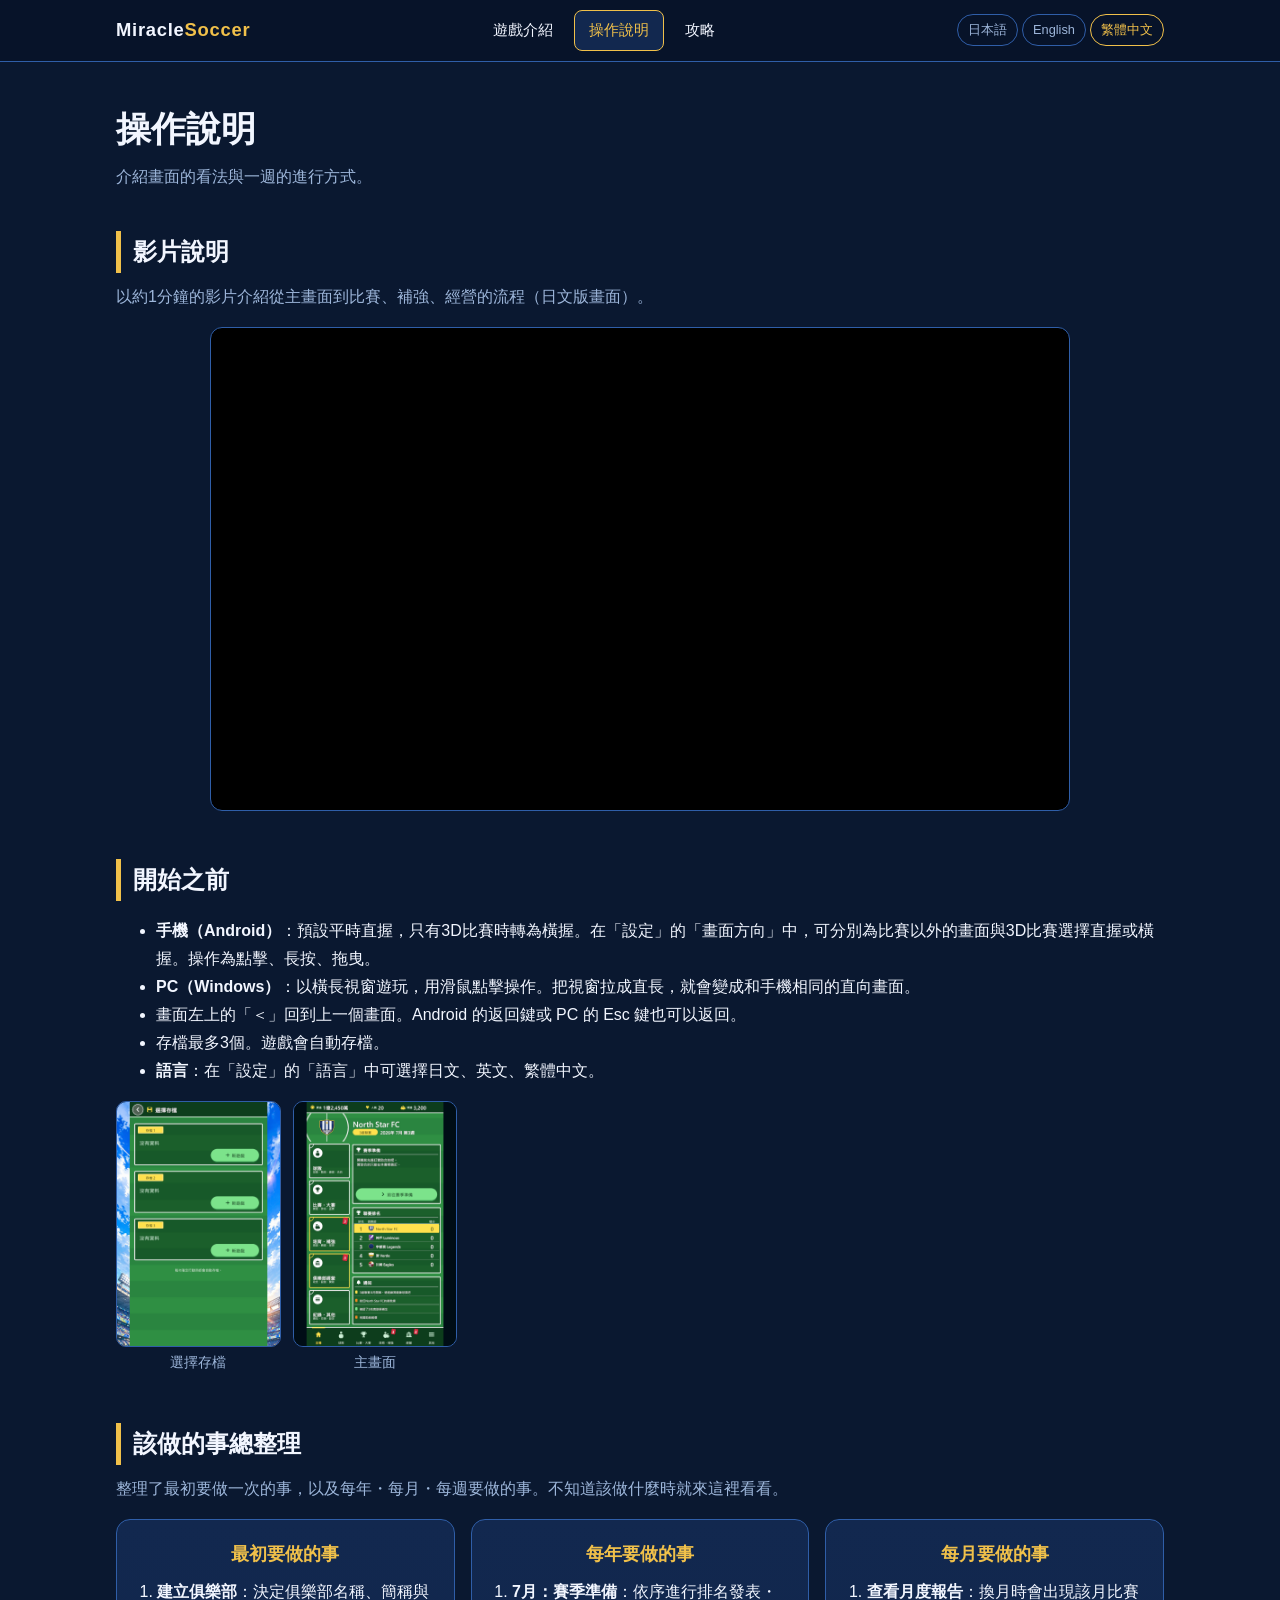
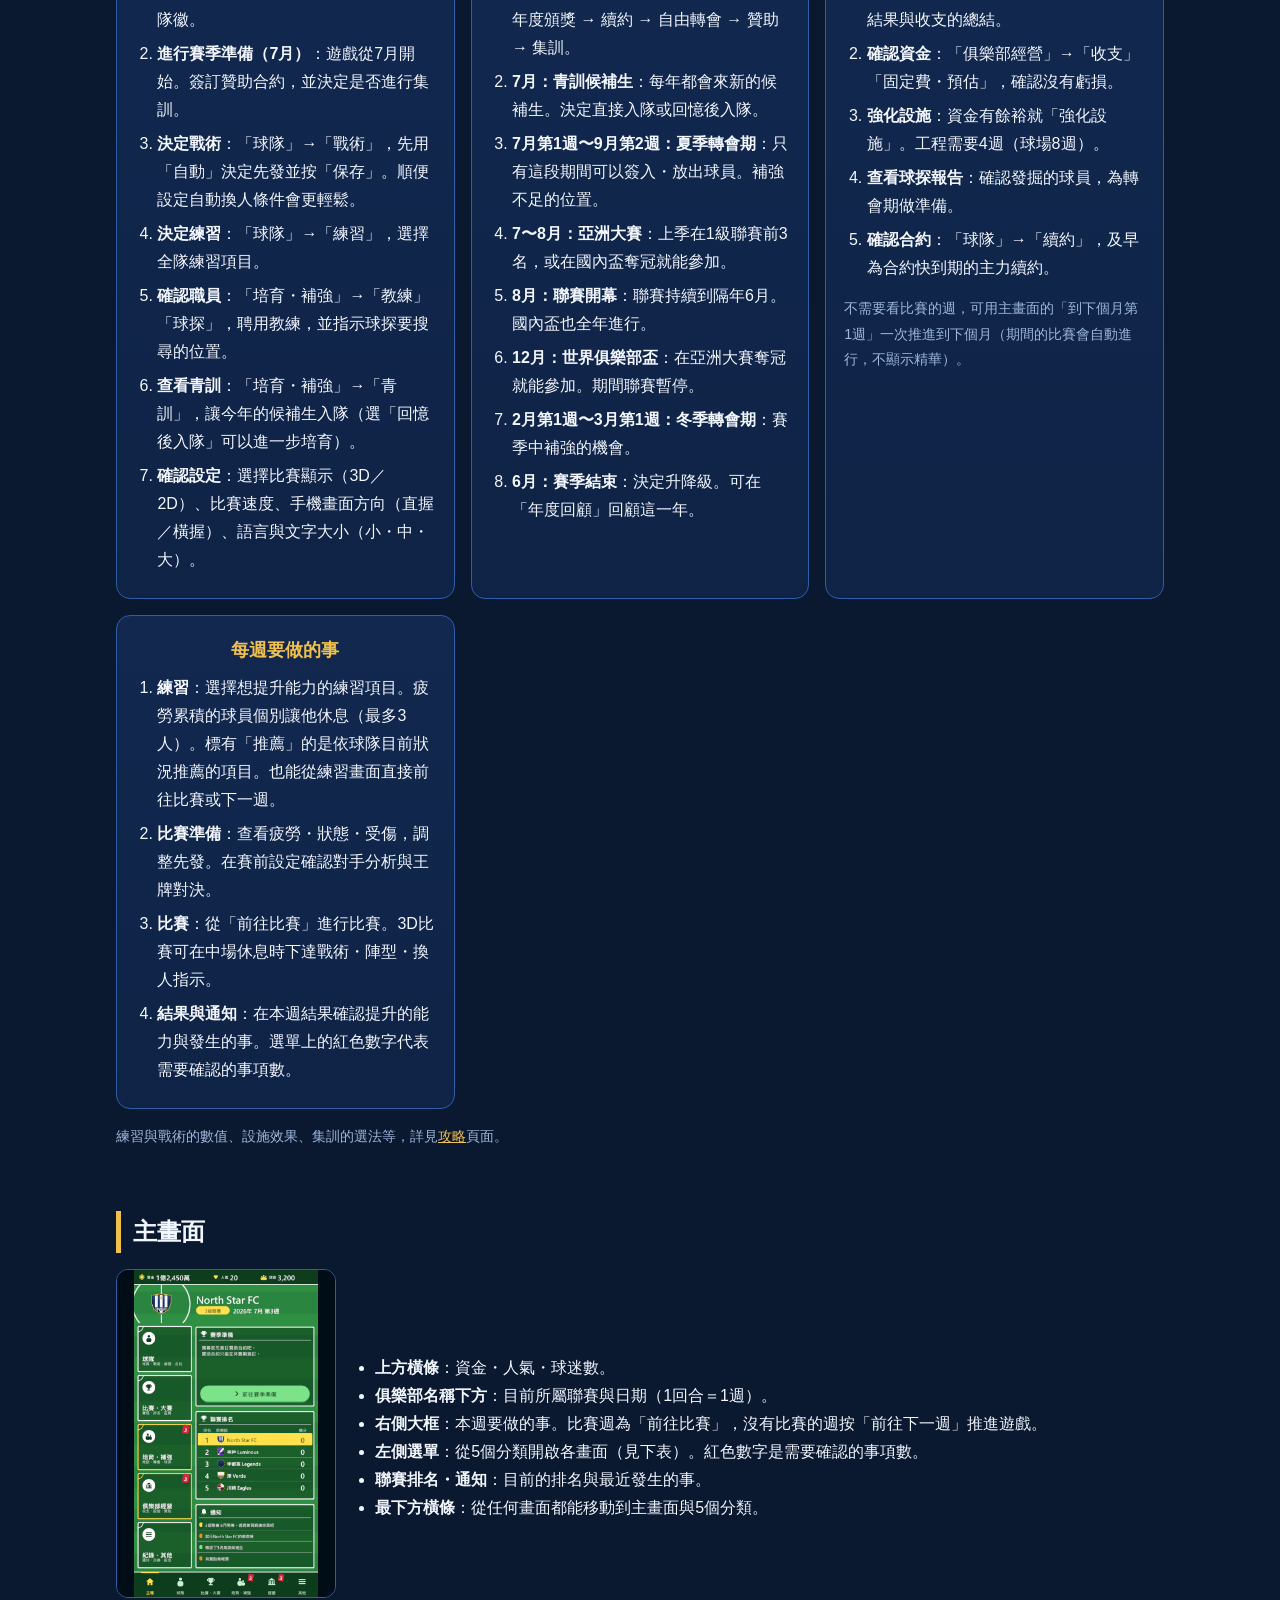
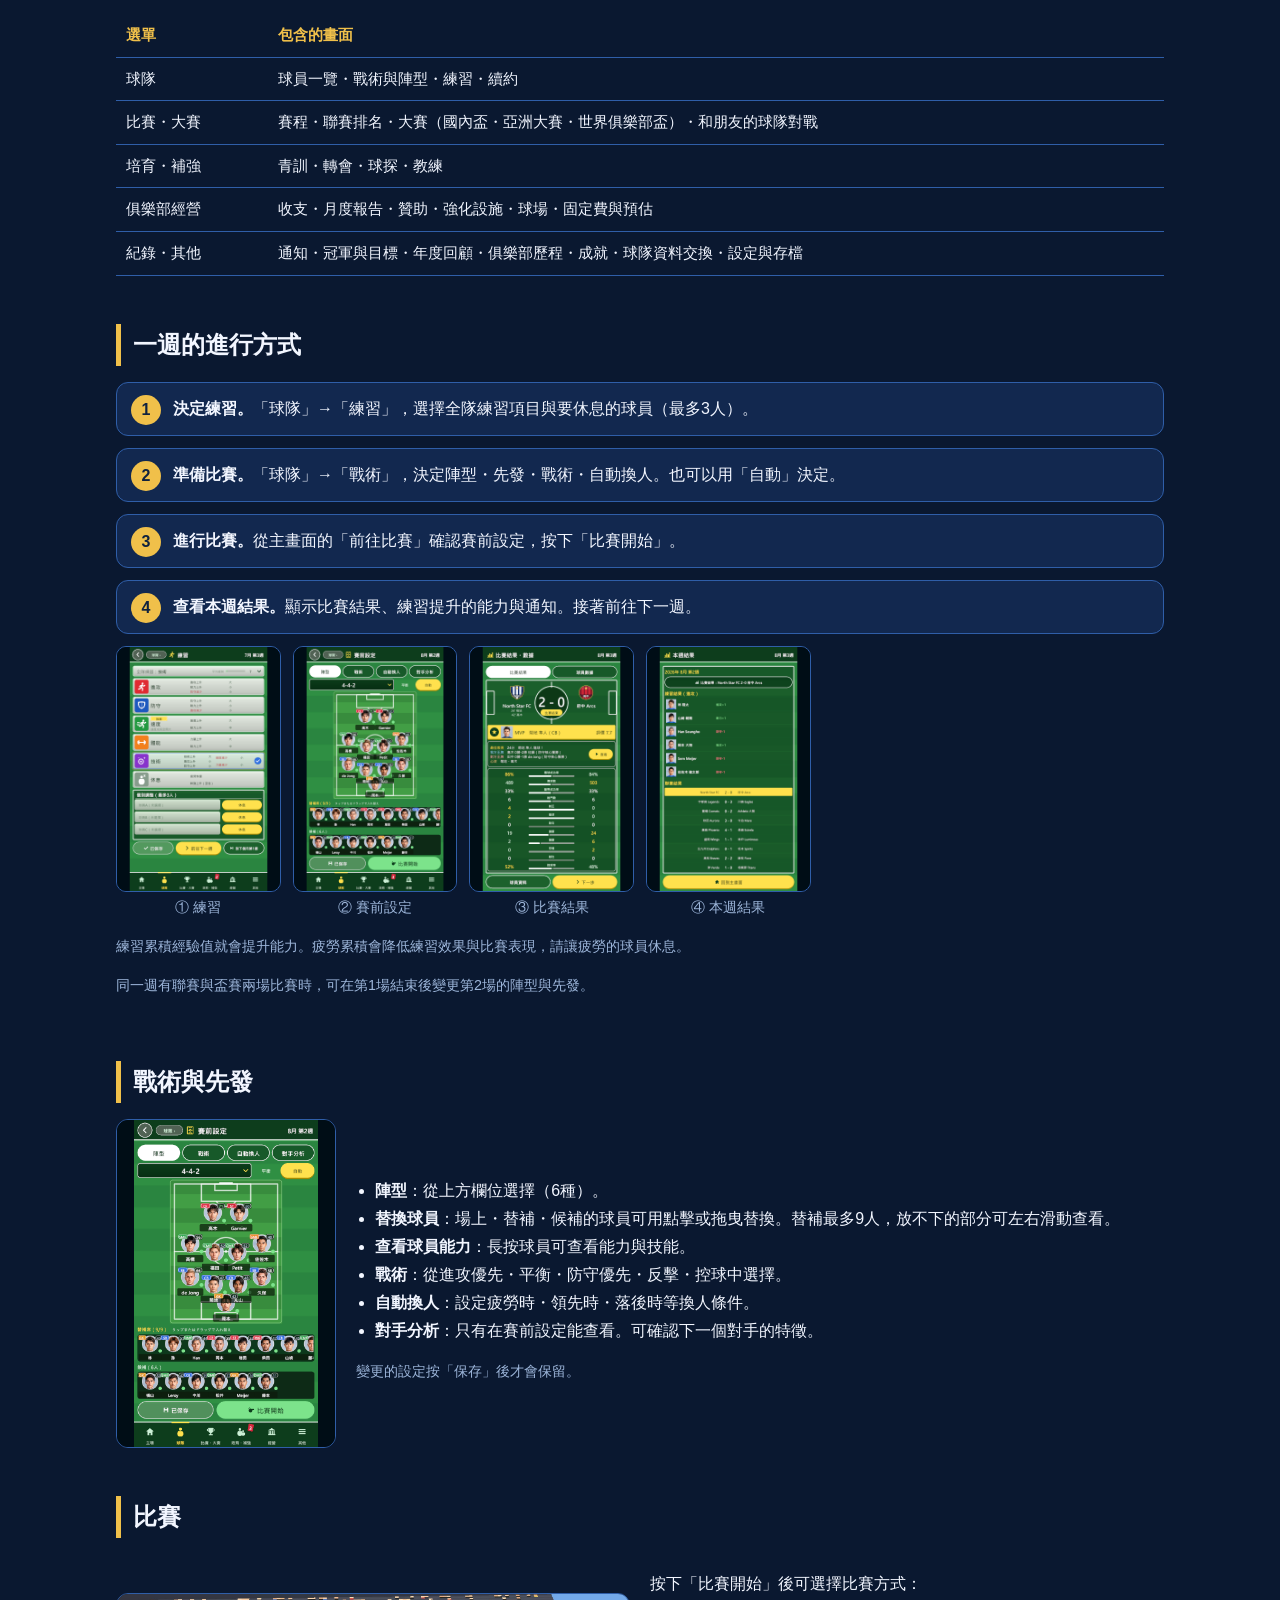
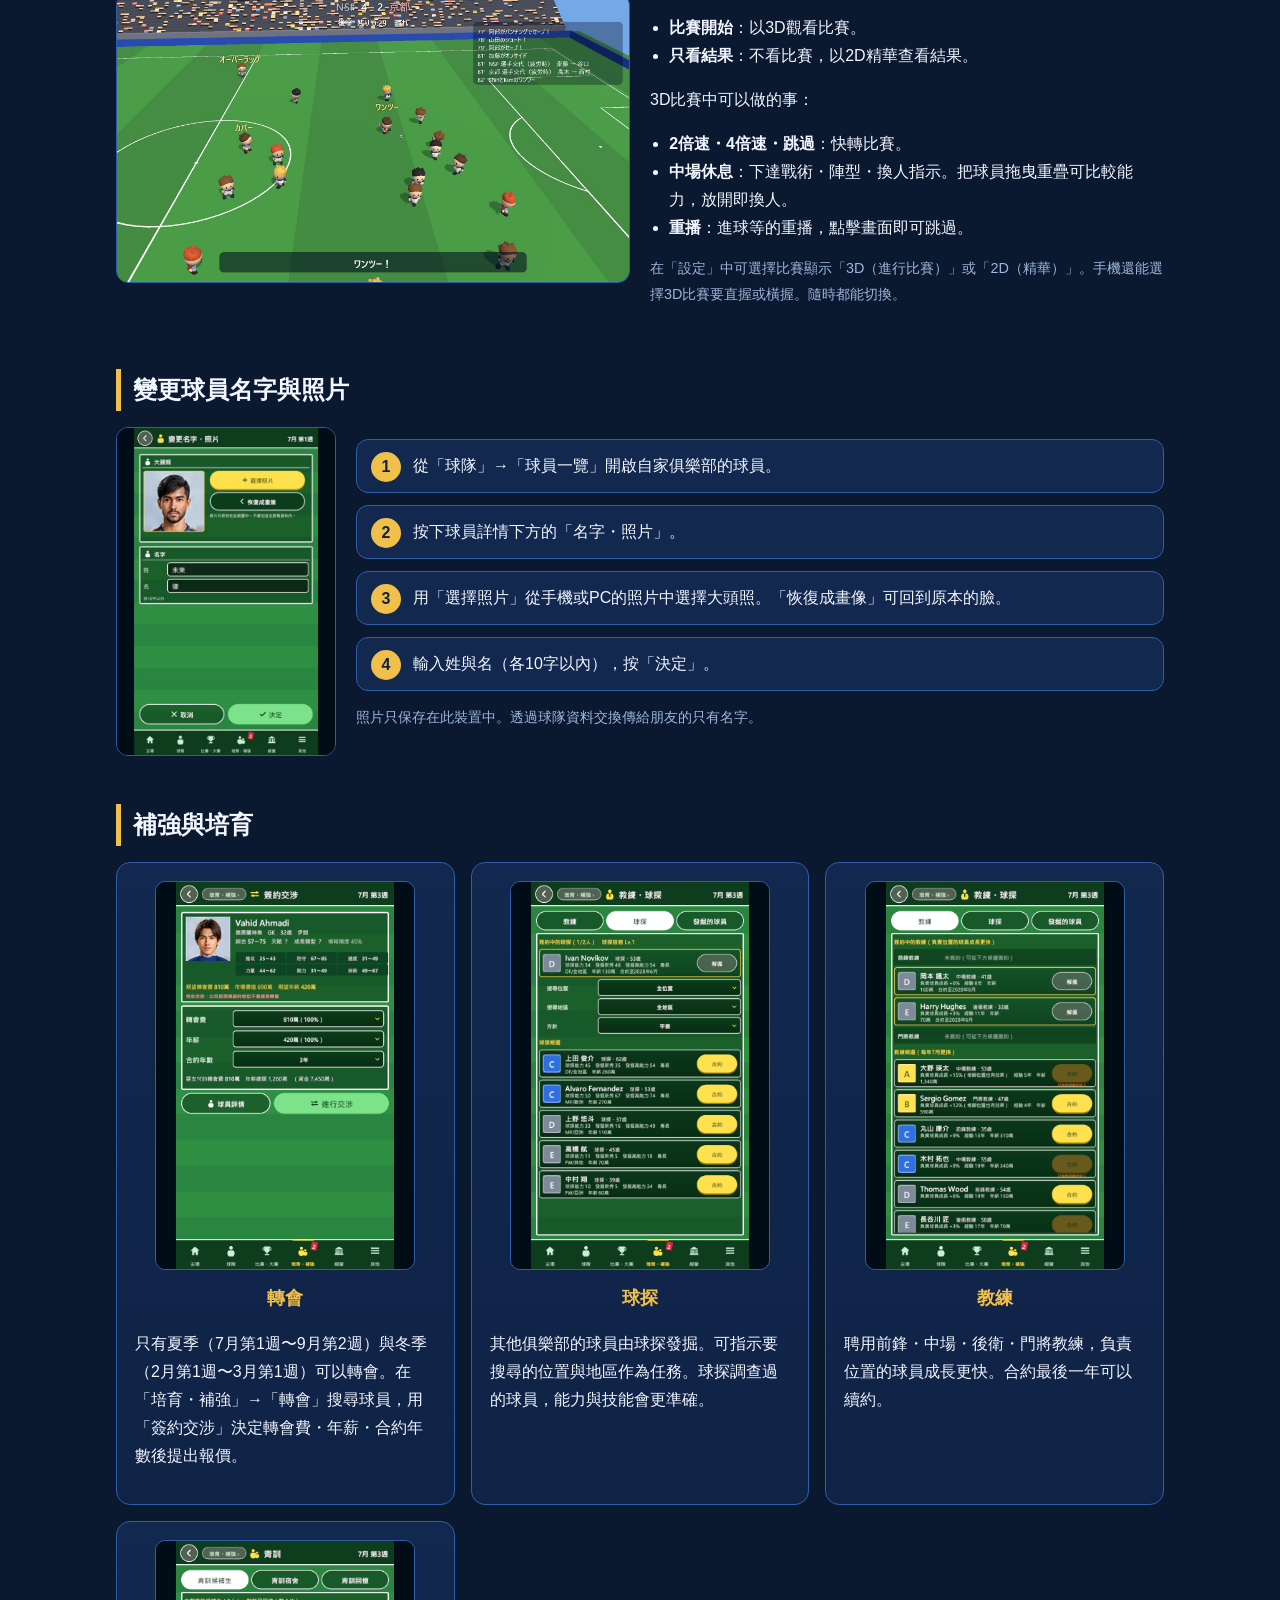
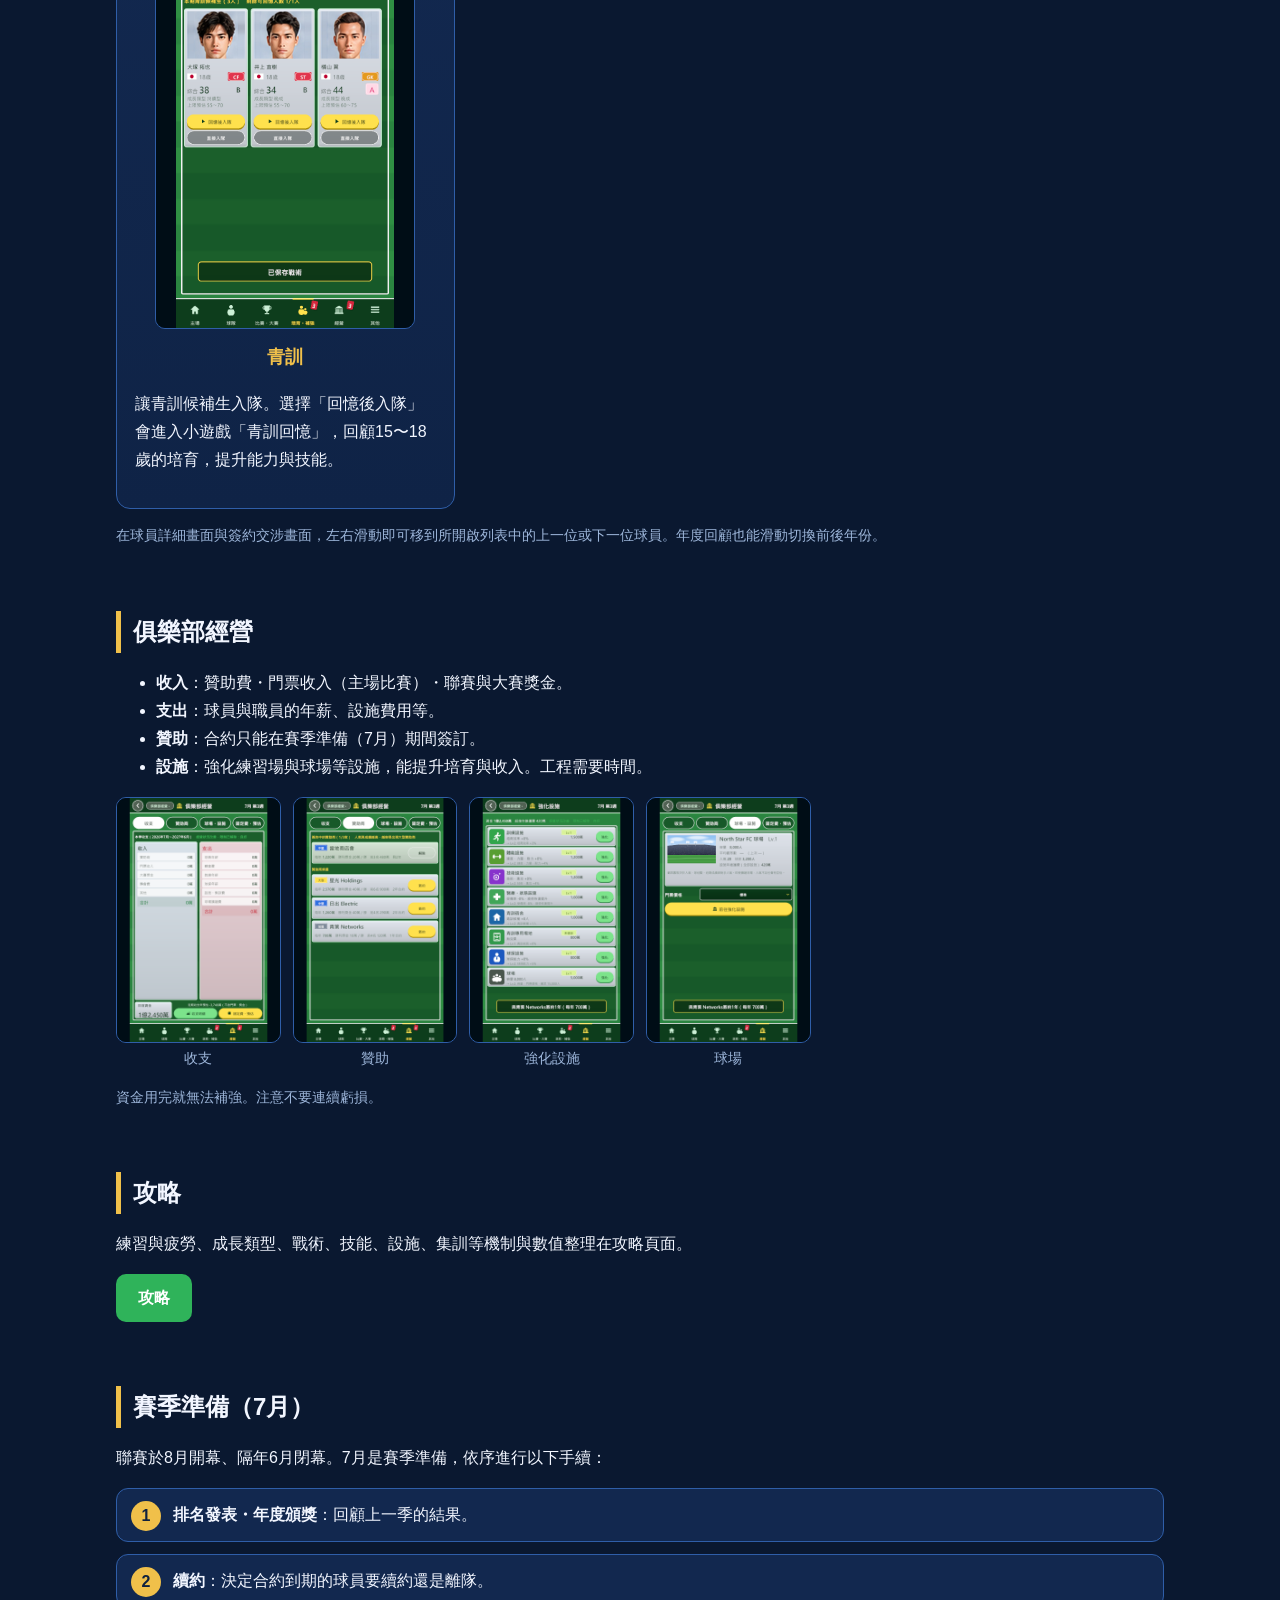
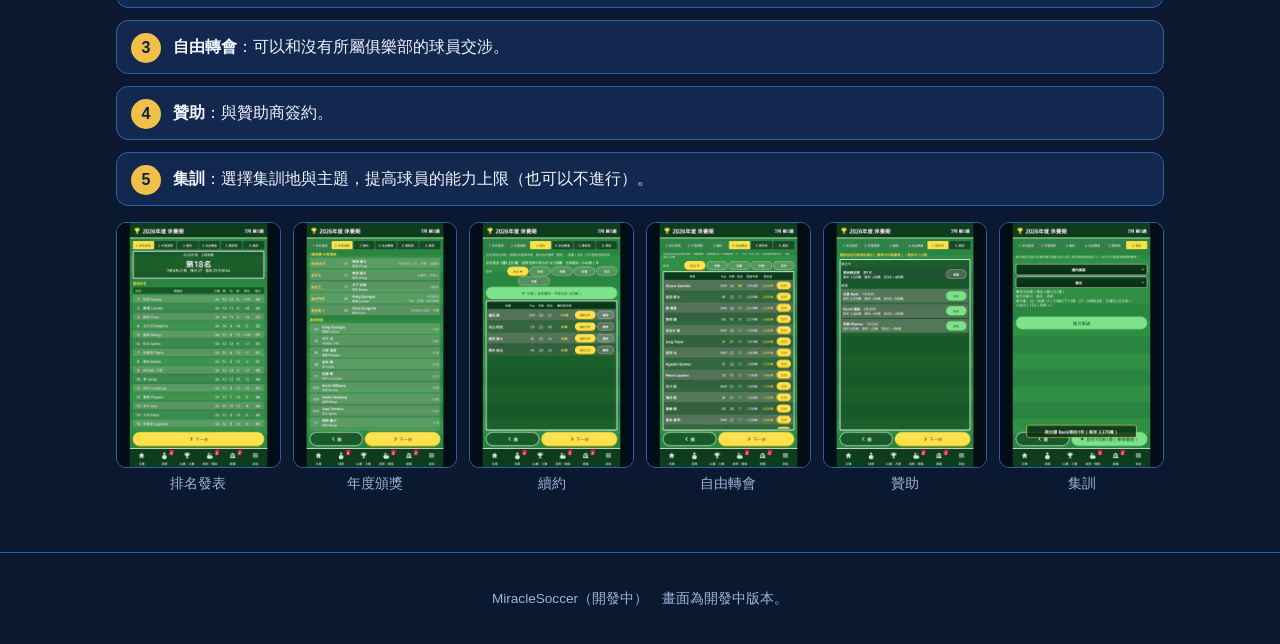
<file: zh/howto.html>
<!doctype html>
<html lang="zh-Hant">
<head>
<meta charset="utf-8">
<meta name="viewport" content="width=device-width, initial-scale=1">
<title>操作說明｜MiracleSoccer</title>
<meta name="description" content="MiracleSoccer 的畫面看法、一週的進行方式，以及比賽・練習・轉會的操作說明。">
<link rel="stylesheet" href="../style.css">
</head>
<body>
<header class="site-header">
  <div class="inner">
    <a class="logo" href="index.html">Miracle<span>Soccer</span></a>
    <nav>
      <ul>
        <li><a href="index.html">遊戲介紹</a></li>
        <li><a class="current" href="howto.html">操作說明</a></li>
        <li><a href="guide.html">攻略</a></li>
      </ul>
    </nav>
    <div class="langs"><a href="../howto.html" lang="ja">日本語</a><a href="../en/howto.html" lang="en">English</a><a class="current" href="howto.html" lang="zh-Hant">繁體中文</a></div>
  </div>
</header>

<main>
  <div class="page-title">
    <h1>操作說明</h1>
    <p>介紹畫面的看法與一週的進行方式。</p>
  </div>

  <section>
    <h2>影片說明</h2>
    <p class="lead">以約1分鐘的影片介紹從主畫面到比賽、補強、經營的流程（日文版畫面）。</p>
    <div class="video"><iframe src="https://www.youtube-nocookie.com/embed/IJoU03zWAG8" title="MiracleSoccer 玩法" loading="lazy" allow="accelerometer; autoplay; clipboard-write; encrypted-media; gyroscope; picture-in-picture; web-share" referrerpolicy="strict-origin-when-cross-origin" allowfullscreen></iframe></div>
  </section>

  <section>
    <h2>開始之前</h2>
    <ul>
      <li><b>手機（Android）</b>：預設平時直握，只有3D比賽時轉為橫握。在「設定」的「畫面方向」中，可分別為比賽以外的畫面與3D比賽選擇直握或橫握。操作為點擊、長按、拖曳。</li>
      <li><b>PC（Windows）</b>：以橫長視窗遊玩，用滑鼠點擊操作。把視窗拉成直長，就會變成和手機相同的直向畫面。</li>
      <li>畫面左上的「＜」回到上一個畫面。Android 的返回鍵或 PC 的 Esc 鍵也可以返回。</li>
      <li>存檔最多3個。遊戲會自動存檔。</li>
      <li><b>語言</b>：在「設定」的「語言」中可選擇日文、英文、繁體中文。</li>
    </ul>
    <div class="shots">
      <figure><img src="img/02_save_select.png" alt="選擇存檔" loading="lazy"><figcaption>選擇存檔</figcaption></figure>
      <figure><img src="img/04_home.png" alt="主畫面" loading="lazy"><figcaption>主畫面</figcaption></figure>
    </div>
  </section>

  <section id="todo">
    <h2>該做的事總整理</h2>
    <p class="lead">整理了最初要做一次的事，以及每年・每月・每週要做的事。不知道該做什麼時就來這裡看看。</p>
    <div class="grid two">
      <div class="card">
        <h3>最初要做的事</h3>
        <ol>
          <li><b>建立俱樂部</b>：決定俱樂部名稱、簡稱與隊徽。</li>
          <li><b>進行賽季準備（7月）</b>：遊戲從7月開始。簽訂贊助合約，並決定是否進行集訓。</li>
          <li><b>決定戰術</b>：「球隊」→「戰術」，先用「自動」決定先發並按「保存」。順便設定自動換人條件會更輕鬆。</li>
          <li><b>決定練習</b>：「球隊」→「練習」，選擇全隊練習項目。</li>
          <li><b>確認職員</b>：「培育・補強」→「教練」「球探」，聘用教練，並指示球探要搜尋的位置。</li>
          <li><b>查看青訓</b>：「培育・補強」→「青訓」，讓今年的候補生入隊（選「回憶後入隊」可以進一步培育）。</li>
          <li><b>確認設定</b>：選擇比賽顯示（3D／2D）、比賽速度、手機畫面方向（直握／橫握）、語言與文字大小（小・中・大）。</li>
        </ol>
      </div>
      <div class="card">
        <h3>每年要做的事</h3>
        <ol>
          <li><b>7月：賽季準備</b>：依序進行排名發表・年度頒獎 → 續約 → 自由轉會 → 贊助 → 集訓。</li>
          <li><b>7月：青訓候補生</b>：每年都會來新的候補生。決定直接入隊或回憶後入隊。</li>
          <li><b>7月第1週〜9月第2週：夏季轉會期</b>：只有這段期間可以簽入・放出球員。補強不足的位置。</li>
          <li><b>7〜8月：亞洲大賽</b>：上季在1級聯賽前3名，或在國內盃奪冠就能參加。</li>
          <li><b>8月：聯賽開幕</b>：聯賽持續到隔年6月。國內盃也全年進行。</li>
          <li><b>12月：世界俱樂部盃</b>：在亞洲大賽奪冠就能參加。期間聯賽暫停。</li>
          <li><b>2月第1週〜3月第1週：冬季轉會期</b>：賽季中補強的機會。</li>
          <li><b>6月：賽季結束</b>：決定升降級。可在「年度回顧」回顧這一年。</li>
        </ol>
      </div>
      <div class="card">
        <h3>每月要做的事</h3>
        <ol>
          <li><b>查看月度報告</b>：換月時會出現該月比賽結果與收支的總結。</li>
          <li><b>確認資金</b>：「俱樂部經營」→「收支」「固定費・預估」，確認沒有虧損。</li>
          <li><b>強化設施</b>：資金有餘裕就「強化設施」。工程需要4週（球場8週）。</li>
          <li><b>查看球探報告</b>：確認發掘的球員，為轉會期做準備。</li>
          <li><b>確認合約</b>：「球隊」→「續約」，及早為合約快到期的主力續約。</li>
        </ol>
        <p class="note">不需要看比賽的週，可用主畫面的「到下個月第1週」一次推進到下個月（期間的比賽會自動進行，不顯示精華）。</p>
      </div>
      <div class="card">
        <h3>每週要做的事</h3>
        <ol>
          <li><b>練習</b>：選擇想提升能力的練習項目。疲勞累積的球員個別讓他休息（最多3人）。標有「推薦」的是依球隊目前狀況推薦的項目。也能從練習畫面直接前往比賽或下一週。</li>
          <li><b>比賽準備</b>：查看疲勞・狀態・受傷，調整先發。在賽前設定確認對手分析與王牌對決。</li>
          <li><b>比賽</b>：從「前往比賽」進行比賽。3D比賽可在中場休息時下達戰術・陣型・換人指示。</li>
          <li><b>結果與通知</b>：在本週結果確認提升的能力與發生的事。選單上的紅色數字代表需要確認的事項數。</li>
        </ol>
      </div>
    </div>
    <p class="note">練習與戰術的數值、設施效果、集訓的選法等，詳見<a href="guide.html">攻略</a>頁面。</p>
  </section>

  <section>
    <h2>主畫面</h2>
    <div class="feature">
      <img class="phone" src="img/04_home.png" alt="主畫面" loading="lazy">
      <div>
        <ul>
          <li><b>上方橫條</b>：資金・人氣・球迷數。</li>
          <li><b>俱樂部名稱下方</b>：目前所屬聯賽與日期（1回合＝1週）。</li>
          <li><b>右側大框</b>：本週要做的事。比賽週為「前往比賽」，沒有比賽的週按「前往下一週」推進遊戲。</li>
          <li><b>左側選單</b>：從5個分類開啟各畫面（見下表）。紅色數字是需要確認的事項數。</li>
          <li><b>聯賽排名・通知</b>：目前的排名與最近發生的事。</li>
          <li><b>最下方橫條</b>：從任何畫面都能移動到主畫面與5個分類。</li>
        </ul>
      </div>
    </div>
    <div class="table-wrap" style="margin-top:16px">
      <table>
        <tr><th>選單</th><th>包含的畫面</th></tr>
        <tr><td>球隊</td><td>球員一覽・戰術與陣型・練習・續約</td></tr>
        <tr><td>比賽・大賽</td><td>賽程・聯賽排名・大賽（國內盃・亞洲大賽・世界俱樂部盃）・和朋友的球隊對戰</td></tr>
        <tr><td>培育・補強</td><td>青訓・轉會・球探・教練</td></tr>
        <tr><td>俱樂部經營</td><td>收支・月度報告・贊助・強化設施・球場・固定費與預估</td></tr>
        <tr><td>紀錄・其他</td><td>通知・冠軍與目標・年度回顧・俱樂部歷程・成就・球隊資料交換・設定與存檔</td></tr>
      </table>
    </div>
  </section>

  <section>
    <h2>一週的進行方式</h2>
    <ol class="steps">
      <li><b>決定練習。</b>「球隊」→「練習」，選擇全隊練習項目與要休息的球員（最多3人）。</li>
      <li><b>準備比賽。</b>「球隊」→「戰術」，決定陣型・先發・戰術・自動換人。也可以用「自動」決定。</li>
      <li><b>進行比賽。</b>從主畫面的「前往比賽」確認賽前設定，按下「比賽開始」。</li>
      <li><b>查看本週結果。</b>顯示比賽結果、練習提升的能力與通知。接著前往下一週。</li>
    </ol>
    <div class="shots">
      <figure><img src="img/53_training.png" alt="① 練習" loading="lazy"><figcaption>① 練習</figcaption></figure>
      <figure><img src="img/59_prematch.png" alt="② 賽前設定" loading="lazy"><figcaption>② 賽前設定</figcaption></figure>
      <figure><img src="img/76_match_result_0.png" alt="③ 比賽結果" loading="lazy"><figcaption>③ 比賽結果</figcaption></figure>
      <figure><img src="img/78_week_report_match.png" alt="④ 本週結果" loading="lazy"><figcaption>④ 本週結果</figcaption></figure>
    </div>
    <p class="note">練習累積經驗值就會提升能力。疲勞累積會降低練習效果與比賽表現，請讓疲勞的球員休息。</p>
    <p class="note">同一週有聯賽與盃賽兩場比賽時，可在第1場結束後變更第2場的陣型與先發。</p>
  </section>

  <section>
    <h2>戰術與先發</h2>
    <div class="feature">
      <img class="phone" src="img/59_prematch.png" alt="賽前設定畫面" loading="lazy">
      <div>
        <ul>
          <li><b>陣型</b>：從上方欄位選擇（6種）。</li>
          <li><b>替換球員</b>：場上・替補・候補的球員可用點擊或拖曳替換。替補最多9人，放不下的部分可左右滑動查看。</li>
          <li><b>查看球員能力</b>：長按球員可查看能力與技能。</li>
          <li><b>戰術</b>：從進攻優先・平衡・防守優先・反擊・控球中選擇。</li>
          <li><b>自動換人</b>：設定疲勞時・領先時・落後時等換人條件。</li>
          <li><b>對手分析</b>：只有在賽前設定能查看。可確認下一個對手的特徵。</li>
        </ul>
        <p class="note">變更的設定按「保存」後才會保留。</p>
      </div>
    </div>
  </section>

  <section>
    <h2>比賽</h2>
    <div class="feature wide">
      <img src="../img/match3d_1.jpg" alt="3D比賽畫面" loading="lazy">
      <div>
        <p>按下「比賽開始」後可選擇比賽方式：</p>
        <ul>
          <li><b>比賽開始</b>：以3D觀看比賽。</li>
          <li><b>只看結果</b>：不看比賽，以2D精華查看結果。</li>
        </ul>
        <p>3D比賽中可以做的事：</p>
        <ul>
          <li><b>2倍速・4倍速・跳過</b>：快轉比賽。</li>
          <li><b>中場休息</b>：下達戰術・陣型・換人指示。把球員拖曳重疊可比較能力，放開即換人。</li>
          <li><b>重播</b>：進球等的重播，點擊畫面即可跳過。</li>
        </ul>
        <p class="note">在「設定」中可選擇比賽顯示「3D（進行比賽）」或「2D（精華）」。手機還能選擇3D比賽要直握或橫握。隨時都能切換。</p>
      </div>
    </div>
  </section>

  <section>
    <h2>變更球員名字與照片</h2>
    <div class="feature">
      <img class="phone" src="img/feat_edit_player.jpg" alt="變更名字・照片畫面" loading="lazy">
      <div>
        <ol class="steps">
          <li>從「球隊」→「球員一覽」開啟自家俱樂部的球員。</li>
          <li>按下球員詳情下方的「名字・照片」。</li>
          <li>用「選擇照片」從手機或PC的照片中選擇大頭照。「恢復成畫像」可回到原本的臉。</li>
          <li>輸入姓與名（各10字以內），按「決定」。</li>
        </ol>
        <p class="note">照片只保存在此裝置中。透過球隊資料交換傳給朋友的只有名字。</p>
      </div>
    </div>
  </section>

  <section>
    <h2>補強與培育</h2>
    <div class="grid two">
      <div class="card">
        <img class="card-img" src="img/41_negotiation.png" alt="簽約交涉畫面" loading="lazy">
        <h3>轉會</h3>
        <p>只有夏季（7月第1週〜9月第2週）與冬季（2月第1週〜3月第1週）可以轉會。在「培育・補強」→「轉會」搜尋球員，用「簽約交涉」決定轉會費・年薪・合約年數後提出報價。</p>
      </div>
      <div class="card">
        <img class="card-img" src="img/46_staff_scout.png" alt="球探畫面" loading="lazy">
        <h3>球探</h3>
        <p>其他俱樂部的球員由球探發掘。可指示要搜尋的位置與地區作為任務。球探調查過的球員，能力與技能會更準確。</p>
      </div>
      <div class="card">
        <img class="card-img" src="img/45_staff_coach.png" alt="教練畫面" loading="lazy">
        <h3>教練</h3>
        <p>聘用前鋒・中場・後衛・門將教練，負責位置的球員成長更快。合約最後一年可以續約。</p>
      </div>
      <div class="card">
        <img class="card-img" src="img/14_youth_candidates.png" alt="青訓候補生畫面" loading="lazy">
        <h3>青訓</h3>
        <p>讓青訓候補生入隊。選擇「回憶後入隊」會進入小遊戲「青訓回憶」，回顧15〜18歲的培育，提升能力與技能。</p>
      </div>
    </div>
    <p class="note">在球員詳細畫面與簽約交涉畫面，左右滑動即可移到所開啟列表中的上一位或下一位球員。年度回顧也能滑動切換前後年份。</p>
  </section>

  <section>
    <h2>俱樂部經營</h2>
    <ul>
      <li><b>收入</b>：贊助費・門票收入（主場比賽）・聯賽與大賽獎金。</li>
      <li><b>支出</b>：球員與職員的年薪、設施費用等。</li>
      <li><b>贊助</b>：合約只能在賽季準備（7月）期間簽訂。</li>
      <li><b>設施</b>：強化練習場與球場等設施，能提升培育與收入。工程需要時間。</li>
    </ul>
    <div class="shots">
      <figure><img src="img/34_mgmt_finance.png" alt="收支" loading="lazy"><figcaption>收支</figcaption></figure>
      <figure><img src="img/35_mgmt_sponsor.png" alt="贊助" loading="lazy"><figcaption>贊助</figcaption></figure>
      <figure><img src="img/37_facility.png" alt="強化設施" loading="lazy"><figcaption>強化設施</figcaption></figure>
      <figure><img src="img/36_mgmt_stadium.png" alt="球場" loading="lazy"><figcaption>球場</figcaption></figure>
    </div>
    <p class="note">資金用完就無法補強。注意不要連續虧損。</p>
  </section>

  <section>
    <h2>攻略</h2>
    <p>練習與疲勞、成長類型、戰術、技能、設施、集訓等機制與數值整理在攻略頁面。</p>
    <p><a class="btn" href="guide.html">攻略</a></p>
  </section>

  <section>
    <h2>賽季準備（7月）</h2>
    <p>聯賽於8月開幕、隔年6月閉幕。7月是賽季準備，依序進行以下手續：</p>
    <ol class="steps">
      <li><b>排名發表・年度頒獎</b>：回顧上一季的結果。</li>
      <li><b>續約</b>：決定合約到期的球員要續約還是離隊。</li>
      <li><b>自由轉會</b>：可以和沒有所屬俱樂部的球員交涉。</li>
      <li><b>贊助</b>：與贊助商簽約。</li>
      <li><b>集訓</b>：選擇集訓地與主題，提高球員的能力上限（也可以不進行）。</li>
    </ol>
    <div style="margin-top:16px">
    <div class="shots">
      <figure><img src="img/116_offseason_standings.png" alt="排名發表" loading="lazy"><figcaption>排名發表</figcaption></figure>
      <figure><img src="img/117_offseason_awards.png" alt="年度頒獎" loading="lazy"><figcaption>年度頒獎</figcaption></figure>
      <figure><img src="img/118_offseason_contracts.png" alt="續約" loading="lazy"><figcaption>續約</figcaption></figure>
      <figure><img src="img/119_offseason_free_agents.png" alt="自由轉會" loading="lazy"><figcaption>自由轉會</figcaption></figure>
      <figure><img src="img/120_offseason_sponsors.png" alt="贊助" loading="lazy"><figcaption>贊助</figcaption></figure>
      <figure><img src="img/121_offseason_camp.png" alt="集訓" loading="lazy"><figcaption>集訓</figcaption></figure>
    </div>
    </div>
  </section>
</main>

<footer>
  <p>MiracleSoccer（開發中）　畫面為開發中版本。</p>
</footer>
</body>
</html>
</file>
<file: style.css>
:root {
  --bg: #0a1830;
  --bg2: #0f2346;
  --panel: #12284f;
  --line: #2f5ea8;
  --gold: #f0c04a;
  --text: #f2f6ff;
  --sub: #9db6da;
  --green: #2fb35a;
}
* { box-sizing: border-box; }
html { scroll-behavior: smooth; }
body {
  margin: 0;
  background: var(--bg);
  color: var(--text);
  font-family: "Hiragino Kaku Gothic ProN", "Noto Sans JP", "Yu Gothic", Meiryo, sans-serif;
  line-height: 1.75;
}
a { color: var(--gold); }
img { max-width: 100%; display: block; }

/* ヘッダー */
.site-header {
  position: sticky; top: 0; z-index: 10;
  background: rgba(8, 20, 42, 0.95);
  border-bottom: 1px solid var(--line);
}
.site-header .inner {
  max-width: 1080px; margin: 0 auto; padding: 10px 16px;
  display: flex; align-items: center; justify-content: space-between; gap: 12px; flex-wrap: wrap;
}
.logo { font-weight: 800; font-size: 1.15rem; color: var(--text); text-decoration: none; letter-spacing: 0.04em; }
.logo span { color: var(--gold); }
nav ul { list-style: none; margin: 0; padding: 0; display: flex; gap: 6px; flex-wrap: wrap; }
nav a, nav .soon {
  display: block; padding: 6px 14px; border-radius: 8px;
  text-decoration: none; color: var(--text); font-size: 0.95rem;
  border: 1px solid transparent;
}
nav a:hover { border-color: var(--line); }
nav a.current { background: var(--panel); border-color: var(--gold); color: var(--gold); }
nav .soon { color: var(--sub); opacity: 0.7; }
nav .soon small { font-size: 0.75rem; }

/* ヒーロー */
.hero {
  position: relative; min-height: 70vh;
  display: flex; align-items: flex-end;
  background: #000 url("img/title.jpg") center / cover no-repeat;
}
.hero::after { content: ""; position: absolute; inset: 0; background: linear-gradient(to bottom, rgba(10,24,48,0) 30%, rgba(10,24,48,0.95) 100%); }
.hero .inner { position: relative; z-index: 1; max-width: 1080px; margin: 0 auto; padding: 32px 16px; width: 100%; }
.hero h1 { margin: 0 0 8px; font-size: clamp(1.8rem, 5vw, 3rem); line-height: 1.3; }
.hero p { margin: 0; font-size: clamp(1rem, 2.4vw, 1.25rem); color: var(--text); }
.badge { display: inline-block; margin-top: 16px; padding: 4px 12px; border: 1px solid var(--gold); color: var(--gold); border-radius: 999px; font-size: 0.9rem; }

/* 本文 */
main { max-width: 1080px; margin: 0 auto; padding: 0 16px 48px; }
section { padding: 40px 0 8px; }
h2 {
  font-size: 1.5rem; margin: 0 0 16px; padding-left: 12px;
  border-left: 5px solid var(--gold);
}
h3 { font-size: 1.15rem; margin: 0 0 8px; color: var(--gold); }
.lead { color: var(--sub); margin-top: -6px; }

.page-title { padding: 36px 0 0; }
.page-title h1 { margin: 0; font-size: clamp(1.6rem, 4vw, 2.2rem); }
.page-title p { color: var(--sub); margin: 4px 0 0; }

.card {
  background: linear-gradient(180deg, var(--panel), var(--bg2));
  border: 1px solid var(--line); border-radius: 14px; padding: 18px;
}
.grid { display: grid; gap: 16px; }
.grid.two { grid-template-columns: repeat(auto-fit, minmax(300px, 1fr)); }
.grid.three { grid-template-columns: repeat(auto-fit, minmax(240px, 1fr)); }

/* 特徴：画像と文 */
.feature { display: grid; grid-template-columns: 220px 1fr; gap: 20px; align-items: center; }
.feature.wide { grid-template-columns: 1fr 1fr; }
.feature img { border-radius: 12px; border: 1px solid var(--line); }
.feature ul { margin: 8px 0 0; padding-left: 1.2em; }
@media (max-width: 720px) {
  .feature, .feature.wide { grid-template-columns: 1fr; }
  .feature img.phone { max-width: 260px; margin: 0 auto; }
}

/* 画面写真のならび */
.shots { display: grid; grid-template-columns: repeat(auto-fill, minmax(160px, 1fr)); gap: 12px; }
.shots figure { margin: 0; }
.shots img { border-radius: 10px; border: 1px solid var(--line); }
.shots figcaption { font-size: 0.85rem; color: var(--sub); text-align: center; margin-top: 4px; }

/* 流れ（ステップ） */
.steps { counter-reset: step; list-style: none; padding: 0; margin: 0; display: grid; gap: 12px; }
.steps li {
  counter-increment: step; position: relative;
  background: var(--panel); border: 1px solid var(--line); border-radius: 12px;
  padding: 12px 14px 12px 56px;
}
.steps li::before {
  content: counter(step); position: absolute; left: 14px; top: 12px;
  width: 30px; height: 30px; border-radius: 50%;
  background: var(--gold); color: #10223f; font-weight: 800;
  display: flex; align-items: center; justify-content: center;
}

table { width: 100%; border-collapse: collapse; font-size: 0.95rem; }
th, td { border-bottom: 1px solid var(--line); padding: 8px 10px; text-align: left; vertical-align: top; }
th { color: var(--gold); white-space: nowrap; }
.table-wrap { overflow-x: auto; }

.note { color: var(--sub); font-size: 0.9rem; }
.btn {
  display: inline-block; padding: 10px 22px; border-radius: 10px;
  background: var(--green); color: #fff; text-decoration: none; font-weight: 700;
}

footer {
  border-top: 1px solid var(--line); color: var(--sub);
  text-align: center; padding: 20px 16px; font-size: 0.85rem;
}

/* ゲームの特徴：上に画像、下に説明 */
.features { grid-template-columns: repeat(auto-fit, minmax(260px, 1fr)); }
.card.feature { display: flex; flex-direction: column; gap: 14px; }
.card.feature img { width: 100%; max-width: 280px; margin: 0 auto; }
.card.feature h3 { text-align: center; }

/* カードの上の画像 */
.card .card-img { width: 100%; max-width: 260px; margin: 0 auto 12px; border-radius: 10px; border: 1px solid var(--line); }
.card h3 { text-align: center; }
.shots { margin-top: 12px; }

/* YouTube の埋め込み（16:9） */
.video { position: relative; width: 100%; max-width: 860px; margin: 0 auto; aspect-ratio: 16 / 9; border-radius: 12px; overflow: hidden; border: 1px solid var(--line); background: #000; }
.video iframe { position: absolute; inset: 0; width: 100%; height: 100%; border: 0; }

/* スマホ：トップの画像を切らずに全部見せ、文字は画像の下に置く */
@media (max-width: 720px) {
  .hero { display: block; min-height: 0; background: var(--bg); }
  .hero::before { content: ""; display: block; aspect-ratio: 1983 / 793; background: #000 url("img/title.jpg") center / contain no-repeat; }
  .hero::after { display: none; }
  .hero .inner { padding: 20px 16px 8px; }
}

/* 攻略：目次 */
.toc { display: flex; flex-wrap: wrap; gap: 8px; margin: 20px 0 0; }
.toc a { padding: 6px 12px; border: 1px solid var(--line); border-radius: 999px; text-decoration: none; font-size: 0.9rem; background: var(--panel); }
.toc a:hover { border-color: var(--gold); }
section[id] { scroll-margin-top: 70px; }
.card ul { margin: 8px 0 0; padding-left: 1.2em; }

/* 縦長・横長の画面写真のならび */
.shots.tall { grid-template-columns: repeat(auto-fill, minmax(150px, 1fr)); }
.shots.wide { grid-template-columns: repeat(auto-fill, minmax(300px, 1fr)); }
.card ol { margin: 8px 0 0; padding-left: 1.4em; }
.card ol li { margin-bottom: 6px; }
.card h3 + ol, .card h3 + ul { margin-top: 4px; }

/* 言語の切り替え */
.langs { display: flex; gap: 4px; flex-wrap: wrap; }
.langs a { padding: 4px 10px; border: 1px solid var(--line); border-radius: 999px; font-size: 0.8rem; color: var(--sub); text-decoration: none; }
.langs a:hover { border-color: var(--gold); color: var(--text); }
.langs a.current { border-color: var(--gold); color: var(--gold); }
</file>
